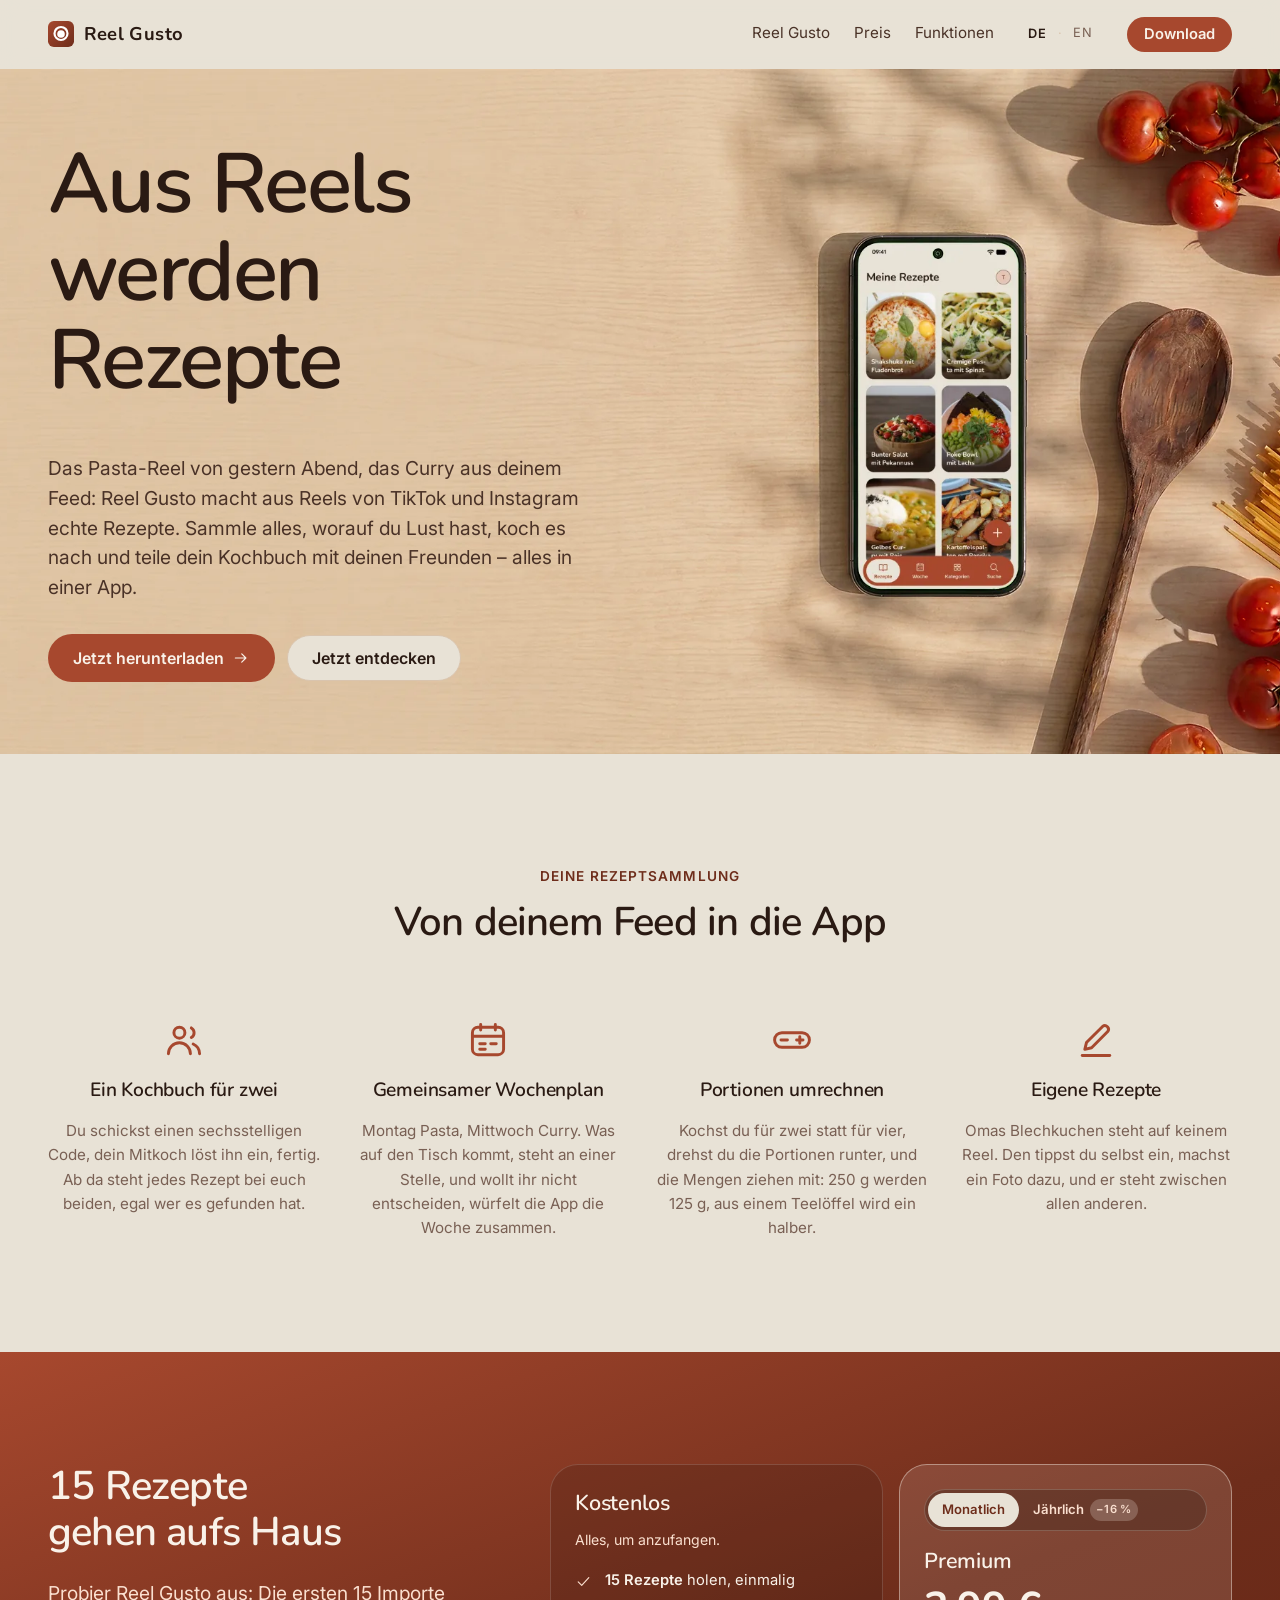
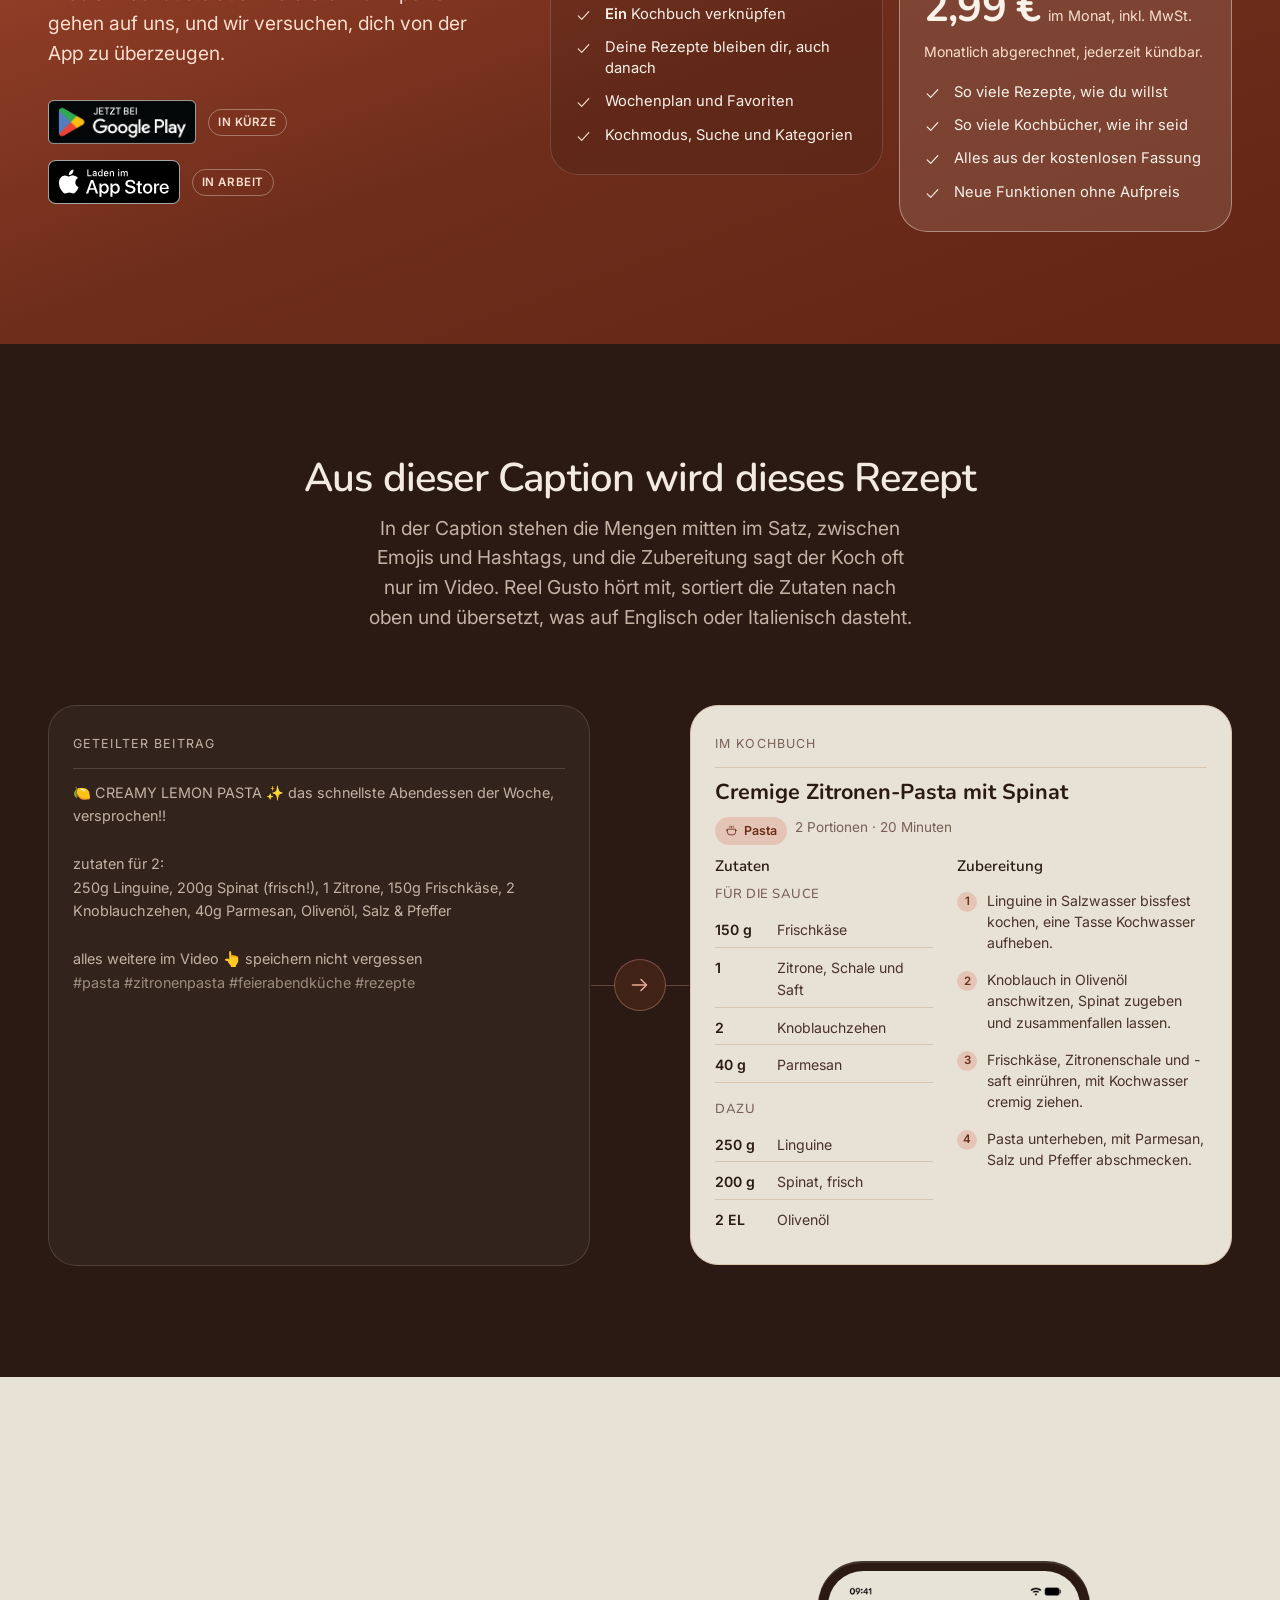
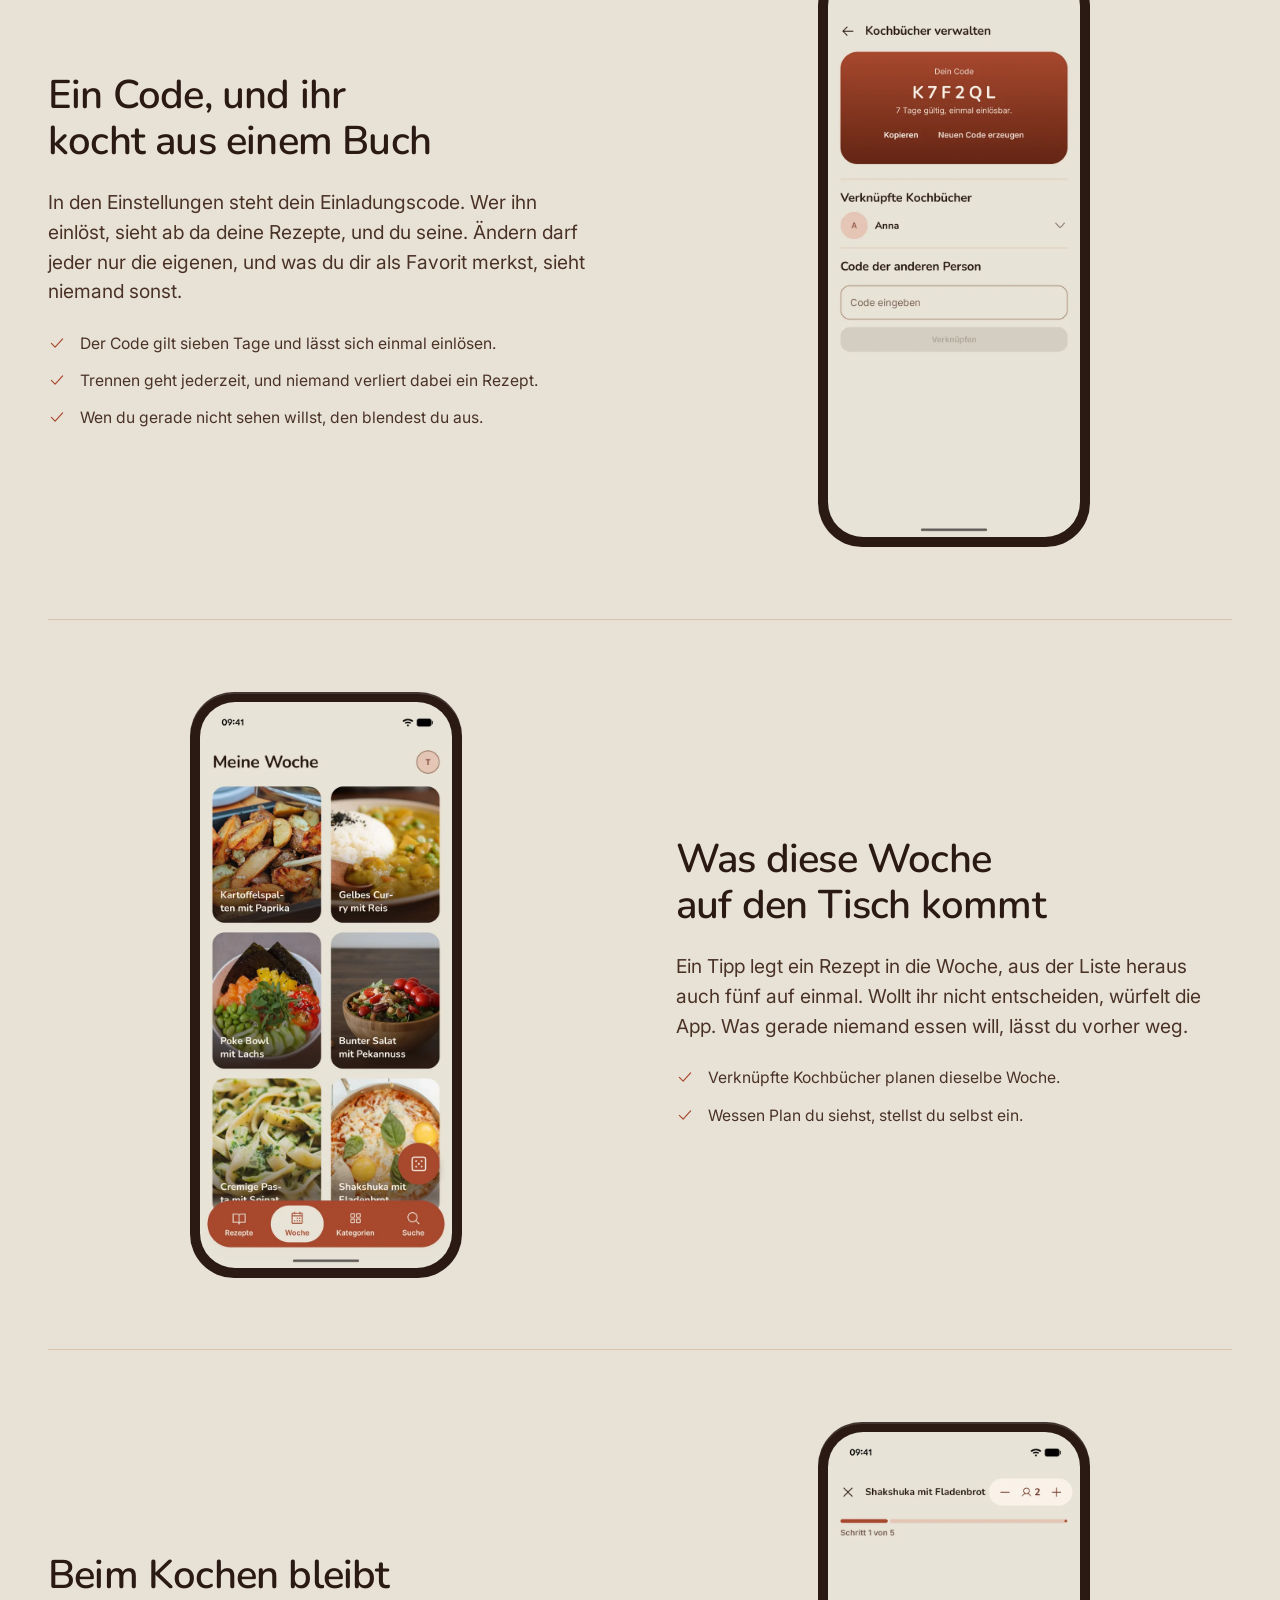
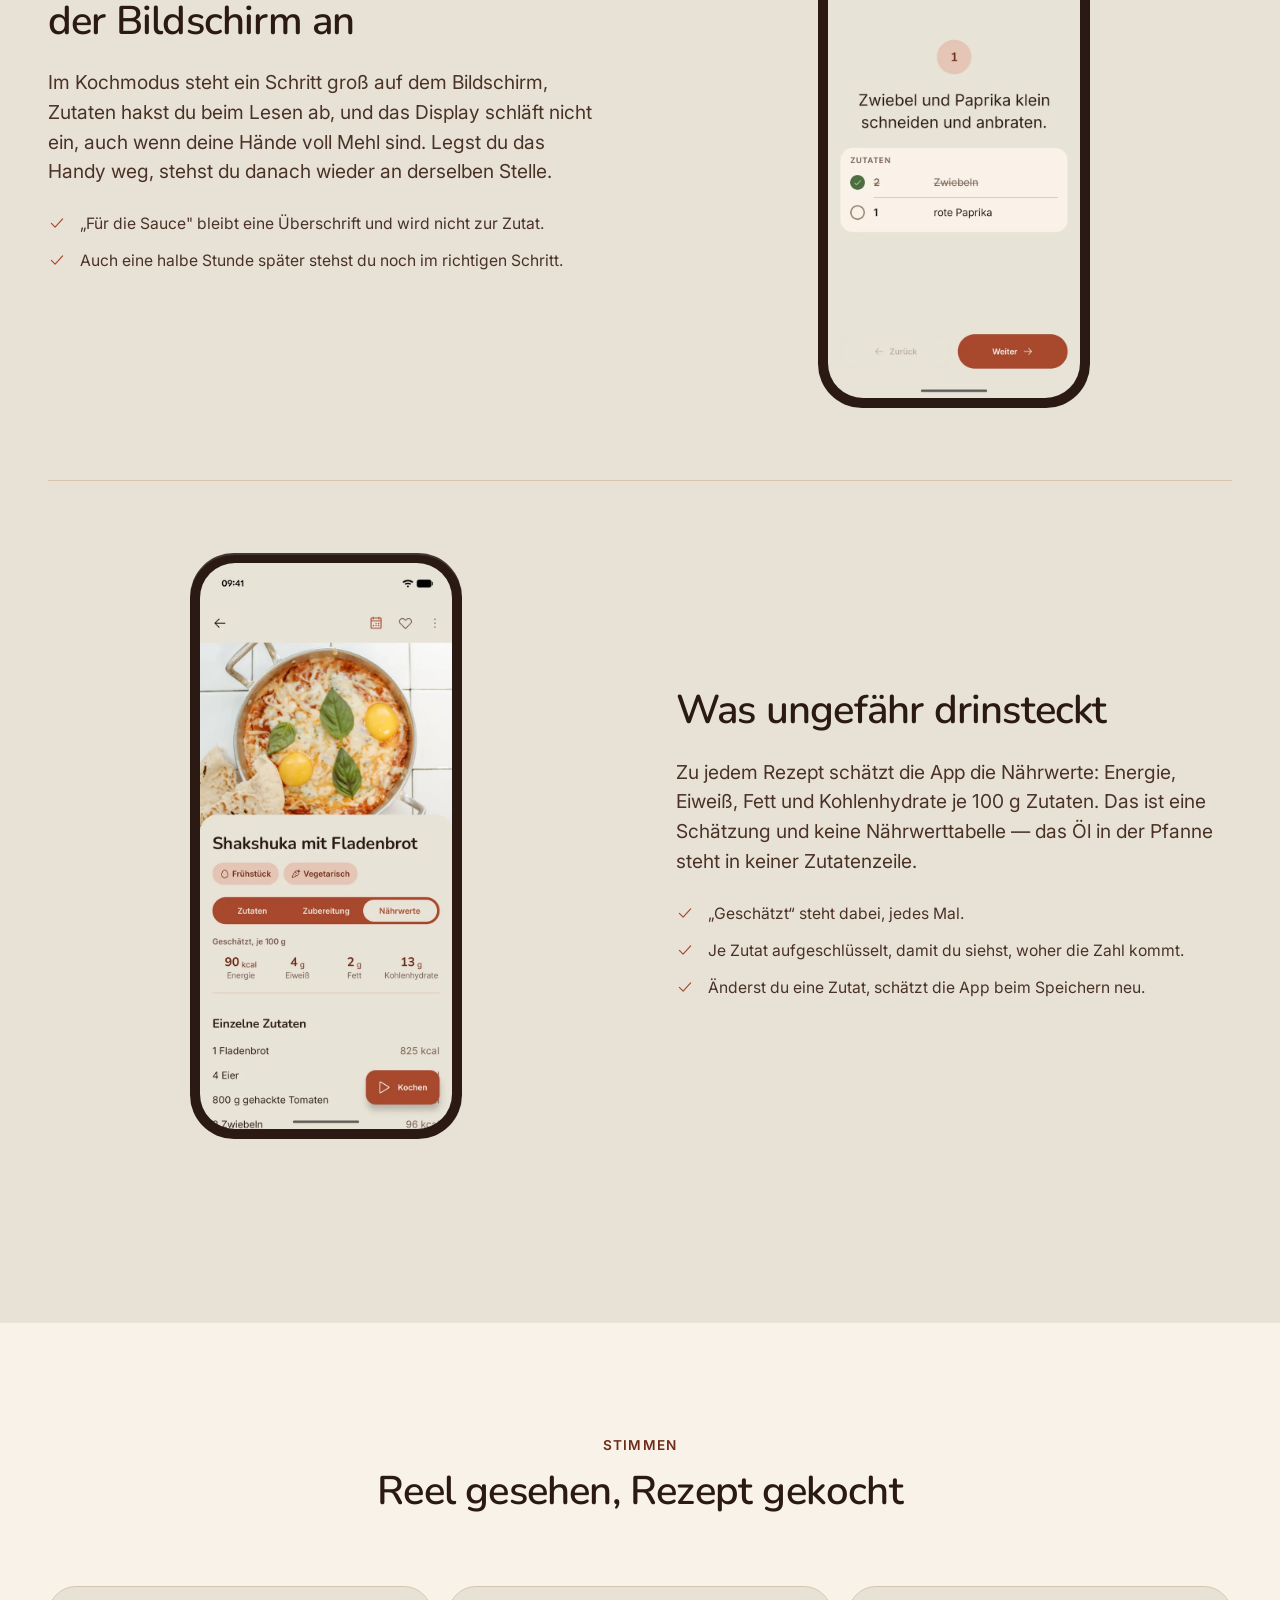
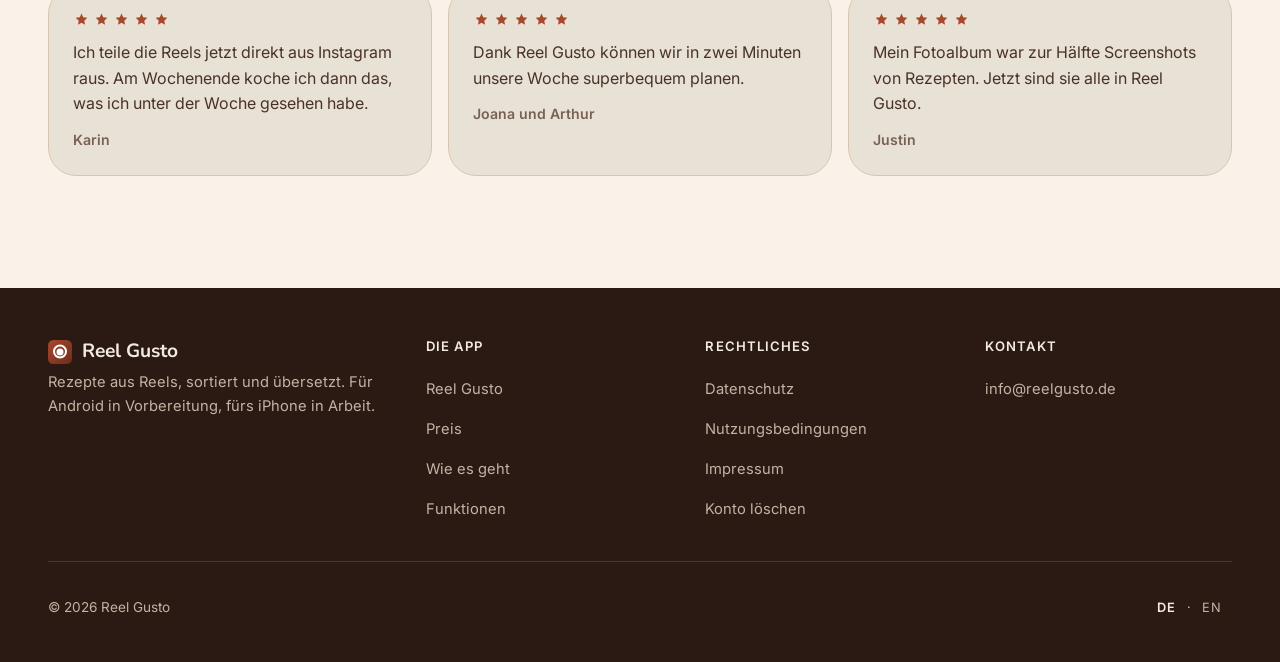
<file: index.html>
<!doctype html>
<html lang="de">
<head>
<meta charset="utf-8">
<meta name="viewport" content="width=device-width, initial-scale=1">
<!-- noindex, solange die Angaben Platzhalter sind (siehe web/README.md).
     Raus, sobald Anschrift und Kontakt stehen. -->
<meta name="robots" content="noindex">
<title>Reel Gusto — aus einem Reel wird ein Rezept</title>
<link rel="icon" href="bilder/logo.svg" type="image/svg+xml">
<link rel="apple-touch-icon" href="bilder/logo-180.png">
<meta name="description" content="Teile ein Reel von TikTok oder Instagram, und du bekommst ein fertiges Rezept zurück: Zutaten, Schritte, Bild. Zu zweit nutzbar, mit gemeinsamem Wochenplan. Die ersten 15 Rezepte kosten nichts, danach 2,99 € im Monat.">
<meta name="theme-color" content="#E8E2D6">
<link rel="stylesheet" href="stil.css">
<link rel="stylesheet" href="start.css">
<!-- Weiches Scrollen mit dem Mausrad. Zugabe: Ohne die Datei scrollt die
     Seite wie jede andere - siehe den Kopf von scrollen.js. -->
<script src="scrollen.js" defer></script>
<!--
  Die Startseite des Auftritts. Sie hat zwei Aufgaben, und die zweite ist die
  wichtigere: Sie erklaert, was die App tut - und sie fuehrt zum Holen. Die
  Rechtstexte sind seit dem Umbau NUR noch im Fuss verlinkt: Ein eigener
  Abschnitt "Datenschutz und Rechtliches" mitten auf der Seite nahm den Platz
  ein, an dem der Besucher die App holen sollte, und niemand sucht eine
  Datenschutzerklaerung in der Seitenmitte. Play verlangt eine oeffentlich
  erreichbare URL, keine prominente.

  Statisch, ohne Build-Schritt, fuer GitHub Pages. Alle Pfade sind RELATIV: Die
  Seite liegt unter /kochbuch-web/, absolute Pfade wie /stil.css zeigten dort
  ins Leere.

  Zwei Stylesheets: stil.css traegt Tokens, Schrift und die Rechtsseiten,
  start.css nur diese Seite - siehe den Kopf von start.css.
-->
</head>
<body class="start">

<a class="sprung" href="#inhalt">Zum Inhalt springen</a>

<!--
  THESIS: Diese Seite zeigt die Verwandlung selbst - geteilte Caption links,
  fertiges Rezept rechts - statt die Kachelwand aus Symbol, Titel und Satz, die
  jede App-Startseite dieser Kategorie ausliefert. Und sie fuehrt von jeder
  Scrollhoehe aus an eine Stelle: den Holen-Block.
  OWN-WORLD: Die Palette der App (Sand-Grund, Ink-Tiefe, Clay-Akzent, Sage als
  zweite Stimme), Domine ausschliesslich in Ueberschriften, System-Sans im
  Text, 28px-Radien, KEINE Schatten (getrennt wird ueber Rand und Flaechenton),
  gezeichnete SVG-Symbole in einer Strichstaerke. Zwei gesaettigte Vollflaechen brechen den hellen Grund: die
  dunkle Beweis-Bahn und die Holen-Bahn im Clay-Verlauf.
  STORY: Der Besucher versteht in einem Blick, dass ein geteilter Link ein
  sauberes Rezept wird; er sieht danach die vier Gruende, warum er die App will;
  er glaubt sie, weil drei davon mit Bildschirmfotos belegt sind; er holt sie
  sich - und weiss dabei, was sie kostet.
  FIRST VIEWPORT: Links die Zeile "Aus Reels werden Rezepte" auf voller
  Displaygroesse, Vorspann, der Holen-Knopf, die Preiszeile und die ehrliche
  Standzeile; rechts das Telefon mit der echten Rezeptliste, leicht gekippt und
  angeschnitten. Zusaetzlich im Kopf, ab dem ersten Pixel und auf jeder
  Scrollhoehe: derselbe Holen-Knopf.
  FORM: Der aufgeschlagene Kochbuch-Doppelseite - links Text, rechts Objekt -
  Platz 2 der abgeleiteten Strukturen. Kein Seed-Key: auf diesem Rechner ist
  kein Node installiert, concept-seed.mjs konnte nicht laufen.
  FINISH: unreviewed und undocumented ist unfertig; dieser Build endet mit der
  Durchsicht, dem Urteil und DESIGN.md.
-->

<!-- Die Symbole. Eine Strichstaerke (1.6), ein Stil, keine Emoji als Icon. -->
<svg width="0" height="0" style="position:absolute" aria-hidden="true" focusable="false">
  <defs>
    <g id="i-kalender" fill="none" stroke="currentColor" stroke-width="1.6" stroke-linecap="round" stroke-linejoin="round">
      <rect x="3.5" y="5" width="17" height="15" rx="3"/>
      <path d="M3.5 10h17M8 3.5v3M16 3.5v3"/>
      <path d="M7.5 14h3M13.5 14h3M7.5 17h3"/>
    </g>
    <g id="i-pfeil-rechts" fill="none" stroke="currentColor" stroke-width="1.6" stroke-linecap="round" stroke-linejoin="round">
      <path d="M4.5 12h14M13 6.5l5.5 5.5L13 17.5"/>
    </g>
    <g id="i-haken" fill="none" stroke="currentColor" stroke-width="1.6" stroke-linecap="round" stroke-linejoin="round">
      <path d="m4.5 12.5 5 5 10-11"/>
    </g>
    <g id="i-topf" fill="none" stroke="currentColor" stroke-width="1.6" stroke-linecap="round" stroke-linejoin="round">
      <path d="M4.5 9.5h15v5.8A4.7 4.7 0 0 1 14.8 20H9.2a4.7 4.7 0 0 1-4.7-4.7z"/>
      <path d="M4.5 12H3M19.5 12H21M9 6.5s-.8-1.2 0-2.5M12 6.5s-.8-1.2 0-2.5M15 6.5s-.8-1.2 0-2.5"/>
    </g>
    <g id="i-personen" fill="none" stroke="currentColor" stroke-width="1.6" stroke-linecap="round" stroke-linejoin="round">
      <circle cx="9.5" cy="8" r="3"/>
      <path d="M3.5 19.5a6 6 0 0 1 12 0"/>
      <path d="M16 5.4a3 3 0 0 1 0 5.2M17 14.2a6 6 0 0 1 3.5 5.3"/>
    </g>
    <!-- Portionen: der Stepper aus dem Rezeptdetail, minus links, plus rechts. -->
    <g id="i-portionen" fill="none" stroke="currentColor" stroke-width="1.6" stroke-linecap="round" stroke-linejoin="round">
      <rect x="2.5" y="8" width="19" height="8" rx="4"/>
      <path d="M6 12h3.5M14.5 12h3.5M16.25 10.25v3.5"/>
    </g>
    <!-- Der gefuellte Stern der Bewertungen. Der offene (i-stern) bleibt fuer die Liste. -->
    <g id="i-stern-voll" fill="currentColor" stroke="none">
      <path d="M12 3.6 14.4 8.9l5.8.7-4.3 4 1.1 5.7L12 16.5l-5 2.8 1.1-5.7-4.3-4 5.8-.7z"/>
    </g>
    <!-- Von Hand eintragen: Stift auf Zeile. -->
    <g id="i-stift" fill="none" stroke="currentColor" stroke-width="1.6" stroke-linecap="round" stroke-linejoin="round">
      <path d="M15.6 4.6a2 2 0 0 1 2.8 2.8L9.6 16.2l-3.7.9.9-3.7z"/>
      <path d="M4.5 20.5h15"/>
    </g>
  </defs>
</svg>

<header class="kopf" id="seitenkopf">
  <div class="bahn kopf-reihe">
    <a class="marke" href="./">
      <img class="marke-logo" src="bilder/logo.svg" width="26" height="26" alt="">
      Reel Gusto
    </a>
    <nav class="kopf-nav" aria-label="Seitenbereiche">
      <a class="nur-breit" href="#staerken">Reel Gusto</a>
      <a class="nur-breit" href="#holen">Preis</a>
      <a class="nur-breit" href="#funktionen">Funktionen</a>
      <span class="sprachen">
        <span aria-current="true">DE</span>
        <span class="teiler" aria-hidden="true">·</span>
        <a href="en/" hreflang="en">EN</a>
      </span>
      <!--
        Der Knopf steht NUR auf der Startseite, obwohl der Kopf sonst auf jeder
        Seite derselbe ist (stil.css): Eine Datenschutzerklaerung verkauft
        nichts, und ein Holen-Knopf ueber einem Rechtstext sieht aus wie eine
        Werbeeinblendung im Kleingedruckten.
      -->
      <a class="knopf knopf-voll knopf-kopf" href="#holen">Download</a>
    </nav>
  </div>
</header>

<main id="inhalt" tabindex="-1">

  <!-- ------------------------------------------------------------------ -->
  <section class="held-start">
    <!--
      Das Foto ist der Grund des ersten Bildes, nicht ein Bild daneben: Der
      frueher hier stehende gekippte Telefonrahmen ist darin aufgegangen - das
      Geraet auf der Arbeitsplatte IST das Telefon. Es liegt bewusst rechts und
      der Text links; die Aufnahme ist so angelegt.

      `object-fit: cover` fuellt die Bahn immer vollstaendig und schneidet den
      Ueberschuss symmetrisch ab. Weisse Balken kann es damit nicht geben - auch
      nicht auf 21:9, auch nicht auf 32:9. Was sich aendert, ist nur, wie viel
      man sieht: auf einem Telefon hochkant die mittleren rund 40 Prozent.
    -->
    <img class="held-foto" src="bilder/header.webp"
         width="2560" height="1174" fetchpriority="high" decoding="async"
         alt="Ein Smartphone liegt auf einer hellen Holzarbeitsplatte und zeigt die Rezeptliste der App; daneben Kirschtomaten, ein Holzloeffel und rohe Spaghetti.">
    <!--
      KEIN Schleier hinter dem Text, und das ist gemessen: Auf dieser Platte
      kommt Ink900 in der linken Bildhaelfte im Mittel auf 9,9:1 und im
      dunkelsten Punkt noch auf 7,3:1 - kein einziger Messpunkt faellt unter
      4,5:1. Wer das Foto gegen ein dunkleres tauscht, misst neu und legt
      gegebenenfalls einen Sand50-Verlauf darunter; eine erste, dunklere Fassung
      dieses Bildes kam im Schatten auf 2,5:1 und haette einen gebraucht.
    -->
    <div class="bahn held-raster">
      <div class="held-text">
        <!-- Die Umbrueche stehen fest, damit die deutsche und die englische Zeile
             gleich hoch sind: Ohne sie brach Domine die englische Fassung bei
             gleicher Zeichenzahl je Zeile zweizeilig, die deutsche dreizeilig. -->
        <h1>Aus Reels<br>werden<br>Rezepte</h1>
        <p class="gross">
          Das Pasta-Reel von gestern Abend, das Curry aus deinem Feed: Reel Gusto
          macht aus Reels von TikTok und Instagram echte Rezepte. Sammle alles,
          worauf du Lust hast, koch es nach und teile dein Kochbuch mit deinen
          Freunden – alles in einer App.
        </p>
        <div class="knopf-reihe">
          <a class="knopf knopf-voll" href="#holen">
            Jetzt herunterladen
            <svg width="18" height="18" viewBox="0 0 24 24" aria-hidden="true"><use href="#i-pfeil-rechts"/></svg>
          </a>
          <a class="knopf knopf-sand" href="#verwandlung">Jetzt entdecken</a>
        </div>
      </div>
    </div>
  </section>

  <!-- ------------------------------------------------------------------ -->
  <!--
    Die vier Gruende, und zwar in voller Groesse. Sie standen vorher als
    Vierzeiler unter den Funktionen - eine Zeile Text neben einem 20px-Symbol,
    ganz unten in einer hellen Bahn - und wurden dort ueberblaettert. Zwei der
    frueheren vier sind ueberdies KEINE Gruende, sondern
    Selbstverstaendlichkeiten (Kategorien, Favoriten) bzw. eine Fussnote (sechs
    Sprachen); sie stehen jetzt als kleine Zeile hinter den Funktionen. An ihrer
    Stelle stehen die beiden, die die App wirklich von einem Ordner voller
    Screenshots unterscheiden: der geteilte Wochenplan und das verknuepfte
    Kochbuch.
  -->
  <section class="band" id="staerken">
    <div class="bahn" data-auftritt-gruppe>

      <div class="staerken-kopf" data-auftritt>
        <p class="augenbraue">Deine Rezeptsammlung</p>
        <h2>Von deinem Feed in die App</h2>
      </div>

      <div class="staerken-raster">

        <article class="staerke" data-auftritt>
          <svg class="staerke-zeichen" width="44" height="44" viewBox="0 0 24 24" aria-hidden="true"><use href="#i-personen"/></svg>
          <h3>Ein Kochbuch für zwei</h3>
          <p>
            Du schickst einen sechsstelligen Code, dein Mitkoch löst ihn ein, fertig.
            Ab da steht jedes Rezept bei euch beiden, egal wer es gefunden hat.
          </p>
        </article>

        <article class="staerke" data-auftritt>
          <svg class="staerke-zeichen" width="44" height="44" viewBox="0 0 24 24" aria-hidden="true"><use href="#i-kalender"/></svg>
          <h3>Gemeinsamer Wochenplan</h3>
          <p>
            Montag Pasta, Mittwoch Curry. Was auf den Tisch kommt, steht an einer
            Stelle, und wollt ihr nicht entscheiden, würfelt die App die Woche zusammen.
          </p>
        </article>

        <article class="staerke" data-auftritt>
          <svg class="staerke-zeichen" width="44" height="44" viewBox="0 0 24 24" aria-hidden="true"><use href="#i-portionen"/></svg>
          <h3>Portionen umrechnen</h3>
          <p>
            Kochst du für zwei statt für vier, drehst du die Portionen runter, und
            die Mengen ziehen mit: 250 g werden 125 g, aus einem Teelöffel wird ein
            halber.
          </p>
        </article>

        <article class="staerke" data-auftritt>
          <svg class="staerke-zeichen" width="44" height="44" viewBox="0 0 24 24" aria-hidden="true"><use href="#i-stift"/></svg>
          <h3>Eigene Rezepte</h3>
          <p>
            Omas Blechkuchen steht auf keinem Reel. Den tippst du selbst ein, machst
            ein Foto dazu, und er steht zwischen allen anderen.
          </p>
        </article>

      </div>
    </div>
  </section>

  <!-- ------------------------------------------------------------------ -->
  <!--
    Der Holen-Block. Er traegt den Preis mit, statt ihn in eine eigene Bahn zu
    stellen: Wer sich entscheidet, entscheidet ueber beides zugleich - was es
    kann und was es kostet. Eine getrennte Preisbahn ohne Knopf war eine Bahn,
    an deren Ende der Besucher nichts tun konnte.
  -->
  <section class="band band-clay" id="holen">
    <div class="bahn holen-raster" data-auftritt-gruppe>

      <div class="holen-haupt" data-auftritt>
        <h2>15 Rezepte gehen aufs Haus</h2>
        <p class="gross" style="margin-top:var(--sp-xl)">
          Probier Reel Gusto aus: Die ersten 15 Importe gehen auf uns, und wir
          versuchen, dich von der App zu überzeugen.
        </p>

        <!--
          Die offiziellen Abzeichen von Google und Apple, unveraendert aus deren
          Markenportalen (Herkunft und Regeln: web/README.md). Sie sind
          weiterhin KEINE Links: Die Store-Eintraege gibt es noch nicht, und
          beide Richtlinien verlangen, dass das Abzeichen auf den Eintrag
          zeigt. Deshalb steht neben jedem, woran es gerade ist - ohne diesen
          Zusatz behauptet ein Abzeichen Verfuegbarkeit.

          Die Masse am <img> sind die der Datei; die Anzeigehoehe steht in
          start.css. Die beiden Play-Dateien sind auf ihre sichtbare Flaeche
          zugeschnitten, damit sie neben dem Apple-Abzeichen gleich gross
          stehen - der von Google verlangte Freiraum kommt aus dem Layout.
        -->
        <div class="store-liste">
          <div class="store-badge">
            <img src="bilder/badge-google-play-de.png"
                 width="646" height="192" loading="lazy" decoding="async"
                 alt="Jetzt bei Google Play">
            <span class="store-status">in Kürze</span>
          </div>
          <div class="store-badge">
            <img src="bilder/badge-app-store-de.svg"
                 width="120" height="40" loading="lazy" decoding="async"
                 alt="Laden im App Store">
            <span class="store-status">in Arbeit</span>
          </div>
        </div>
      </div>

      <!--
        Die beiden Tarife nebeneinander. Der Umschalter monatlich/jaehrlich ist
        ein Paar Radio-Knoepfe plus :has() und KEIN JavaScript: Die Seite kommt
        sonst ohne aus, und ein Preis, den erst ein Skript einsetzt, ist bei
        abgeschaltetem JavaScript ein leeres Feld. Wo :has() fehlt, bleibt der
        MONATSPREIS stehen - also der hoehere. Eine Anzeige, die zu niedrig
        faellt, waere die falsche Richtung (PAngV).
      -->
      <div class="plan-paar">

        <article class="plan" data-auftritt style="--i:1">
          <h3>Kostenlos</h3>
          <p class="plan-satz">Alles, um anzufangen.</p>
          <ul class="plan-liste">
            <li><svg width="17" height="17" viewBox="0 0 24 24" aria-hidden="true"><use href="#i-haken"/></svg><span><b>15 Rezepte</b> holen, einmalig</span></li>
            <li><svg width="17" height="17" viewBox="0 0 24 24" aria-hidden="true"><use href="#i-haken"/></svg><span><b>Ein</b> Kochbuch verknüpfen</span></li>
            <li><svg width="17" height="17" viewBox="0 0 24 24" aria-hidden="true"><use href="#i-haken"/></svg><span>Deine Rezepte bleiben dir, auch danach</span></li>
            <li><svg width="17" height="17" viewBox="0 0 24 24" aria-hidden="true"><use href="#i-haken"/></svg><span>Wochenplan und Favoriten</span></li>
            <li><svg width="17" height="17" viewBox="0 0 24 24" aria-hidden="true"><use href="#i-haken"/></svg><span>Kochmodus, Suche und Kategorien</span></li>
          </ul>
        </article>

        <article class="plan plan-voll" data-auftritt style="--i:1">
          <div class="takt-schalter">
            <input class="takt-eingabe" type="radio" name="takt" id="takt-monat" checked>
            <label for="takt-monat">Monatlich</label>
            <input class="takt-eingabe" type="radio" name="takt" id="takt-jahr">
            <label for="takt-jahr">Jährlich<span class="takt-sparen">−16 %</span></label>
          </div>

          <h3>Premium</h3>

          <p class="plan-preis">
            <b class="nur-monat">2,99 €</b><b class="nur-jahr">29,99 €</b>
            <span class="nur-monat">im Monat, inkl. MwSt.</span><span class="nur-jahr">im Jahr, inkl. MwSt.</span>
          </p>
          <p class="plan-satz nur-monat">Monatlich abgerechnet, jederzeit kündbar.</p>
          <p class="plan-satz nur-jahr">Das sind 2,50 € im Monat. Jederzeit kündbar.</p>

          <ul class="plan-liste">
            <li><svg width="17" height="17" viewBox="0 0 24 24" aria-hidden="true"><use href="#i-haken"/></svg><span>So viele Rezepte, wie du willst</span></li>
            <li><svg width="17" height="17" viewBox="0 0 24 24" aria-hidden="true"><use href="#i-haken"/></svg><span>So viele Kochbücher, wie ihr seid</span></li>
            <li><svg width="17" height="17" viewBox="0 0 24 24" aria-hidden="true"><use href="#i-haken"/></svg><span>Alles aus der kostenlosen Fassung</span></li>
            <li><svg width="17" height="17" viewBox="0 0 24 24" aria-hidden="true"><use href="#i-haken"/></svg><span>Neue Funktionen ohne Aufpreis</span></li>
          </ul>
        </article>

      </div>

    </div>
  </section>

  <!-- ------------------------------------------------------------------ -->
  <section class="band band-dunkel" id="verwandlung">
    <div class="bahn">

      <div class="verwandlung-kopf" data-auftritt>
        <h2>Aus dieser Caption wird dieses Rezept</h2>
        <p class="gross">
          In der Caption stehen die Mengen mitten im Satz, zwischen Emojis und
          Hashtags, und die Zubereitung sagt der Koch oft nur im Video. Reel Gusto hört
          mit, sortiert die Zutaten nach oben und übersetzt, was auf Englisch oder
          Italienisch dasteht.
        </p>
      </div>

      <div class="verwandlung" id="verwandlung-block">
        <div class="blatt blatt-roh">
          <div class="blatt-kopf">
            <span class="blatt-marke">Geteilter Beitrag</span>
          </div>
          <p class="roh-text">🍋 CREAMY LEMON PASTA ✨ das schnellste Abendessen der Woche, versprochen!!

zutaten für 2:
250g Linguine, 200g Spinat (frisch!), 1 Zitrone, 150g Frischkäse, 2 Knoblauchzehen, 40g Parmesan, Olivenöl, Salz &amp; Pfeffer

alles weitere im Video 👆 speichern nicht vergessen
<span class="hash">#pasta #zitronenpasta #feierabendküche #rezepte</span></p>
        </div>

        <!--
          Ein Pfeil, EINE Richtung. Hier stand ein Doppelpfeil, und der
          behauptete, die Verwandlung liefe auch rueckwaerts - aus dem Rezept
          wieder eine Caption. Sie laeuft von links nach rechts, und nur so.
        -->
        <div class="pfeil" aria-hidden="true">
          <svg viewBox="0 0 24 24"><use href="#i-pfeil-rechts"/></svg>
        </div>

        <div class="blatt blatt-rezept">
          <div class="blatt-kopf">
            <span class="blatt-marke stufe" style="--i:0">Im Kochbuch</span>
          </div>
          <div class="rezept-titel stufe" style="--i:1">Cremige Zitronen-Pasta mit Spinat</div>
          <div class="rezept-meta stufe" style="--i:2">
            <span class="marke-chip">
              <svg width="13" height="13" viewBox="0 0 24 24" aria-hidden="true"><use href="#i-topf"/></svg>
              Pasta
            </span>
            <span>2 Portionen · 20 Minuten</span>
          </div>

          <div class="rezept-spalten">
            <div class="stufe" style="--i:3">
              <h3>Zutaten</h3>
              <ul class="zutaten">
                <li class="gruppe">Für die Sauce</li>
                <li><span class="menge">150 g</span> Frischkäse</li>
                <li><span class="menge">1</span> Zitrone, Schale und Saft</li>
                <li><span class="menge">2</span> Knoblauchzehen</li>
                <li><span class="menge">40 g</span> Parmesan</li>
                <li class="gruppe">Dazu</li>
                <li><span class="menge">250 g</span> Linguine</li>
                <li><span class="menge">200 g</span> Spinat, frisch</li>
                <li><span class="menge">2 EL</span> Olivenöl</li>
              </ul>
            </div>
            <div class="stufe" style="--i:4">
              <h3>Zubereitung</h3>
              <ol class="schritte">
                <li><span class="nr">1</span><span>Linguine in Salzwasser bissfest kochen, eine Tasse Kochwasser aufheben.</span></li>
                <li><span class="nr">2</span><span>Knoblauch in Olivenöl anschwitzen, Spinat zugeben und zusammenfallen lassen.</span></li>
                <li><span class="nr">3</span><span>Frischkäse, Zitronenschale und -saft einrühren, mit Kochwasser cremig ziehen.</span></li>
                <li><span class="nr">4</span><span>Pasta unterheben, mit Parmesan, Salz und Pfeffer abschmecken.</span></li>
              </ol>
            </div>
          </div>
        </div>
      </div>

    </div>
  </section>

  <!-- ------------------------------------------------------------------ -->
  <section class="band" id="funktionen">
    <div class="bahn">

      <!--
        Die Reihenfolge folgt den Gruenden darueber: zuerst der Beleg fuer den
        wichtigsten (verknuepfte Kochbuecher), dann der Wochenplan, dann der
        Kochmodus. Vorher stand das Verknuepfen an dritter und letzter Stelle -
        also ausgerechnet der Punkt, den sonst niemand hat.
      -->
      <div class="zug" data-auftritt-gruppe>
        <div class="zug-text" data-auftritt>
          <h2>Ein Code, und ihr kocht aus einem Buch</h2>
          <p class="gross">
            In den Einstellungen steht dein Einladungscode. Wer ihn einlöst, sieht ab da
            deine Rezepte, und du seine. Ändern darf jeder nur die eigenen, und was du
            dir als Favorit merkst, sieht niemand sonst.
          </p>
          <ul class="zug-punkte">
            <li><svg width="18" height="18" viewBox="0 0 24 24" aria-hidden="true"><use href="#i-haken"/></svg>
              <span>Der Code gilt sieben Tage und lässt sich einmal einlösen.</span></li>
            <li><svg width="18" height="18" viewBox="0 0 24 24" aria-hidden="true"><use href="#i-haken"/></svg>
              <span>Trennen geht jederzeit, und niemand verliert dabei ein Rezept.</span></li>
            <li><svg width="18" height="18" viewBox="0 0 24 24" aria-hidden="true"><use href="#i-haken"/></svg>
              <span>Wen du gerade nicht sehen willst, den blendest du aus.</span></li>
          </ul>
        </div>
        <div class="zug-bild" data-auftritt style="--i:1">
          <div class="telefon">
            <img class="schirm-bild" src="bilder/app-kochbuecher.webp"
                 width="640" height="1436" loading="lazy" decoding="async"
                 alt="Die Kochbuch-Verwaltung der App: der eigene Einladungscode und ein verknuepftes Kochbuch.">
          </div>
        </div>
      </div>

      <div class="zug zug-gedreht" data-auftritt-gruppe>
        <div class="zug-text" data-auftritt>
          <h2>Was diese Woche auf den Tisch kommt</h2>
          <p class="gross">
            Ein Tipp legt ein Rezept in die Woche, aus der Liste heraus auch fünf auf
            einmal. Wollt ihr nicht entscheiden, würfelt die App. Was gerade niemand
            essen will, lässt du vorher weg.
          </p>
          <ul class="zug-punkte">
            <li><svg width="18" height="18" viewBox="0 0 24 24" aria-hidden="true"><use href="#i-haken"/></svg>
              <span>Verknüpfte Kochbücher planen dieselbe Woche.</span></li>
            <li><svg width="18" height="18" viewBox="0 0 24 24" aria-hidden="true"><use href="#i-haken"/></svg>
              <span>Wessen Plan du siehst, stellst du selbst ein.</span></li>
          </ul>
        </div>
        <div class="zug-bild" data-auftritt style="--i:1">
          <div class="telefon">
            <img class="schirm-bild" src="bilder/app-woche.webp"
                 width="640" height="1436" loading="lazy" decoding="async"
                 alt="Der Wochenplan der App mit sechs eingeplanten Rezepten und dem Wuerfel-Knopf unten rechts.">
          </div>
        </div>
      </div>

      <div class="zug" data-auftritt-gruppe>
        <div class="zug-text" data-auftritt>
          <h2>Beim Kochen bleibt der Bildschirm an</h2>
          <p class="gross">
            Im Kochmodus steht ein Schritt groß auf dem Bildschirm, Zutaten hakst du
            beim Lesen ab, und das Display schläft nicht ein, auch wenn deine Hände voll
            Mehl sind. Legst du das Handy weg, stehst du danach wieder an derselben Stelle.
          </p>
          <ul class="zug-punkte">
            <li><svg width="18" height="18" viewBox="0 0 24 24" aria-hidden="true"><use href="#i-haken"/></svg>
              <span>„Für die Sauce" bleibt eine Überschrift und wird nicht zur Zutat.</span></li>
            <li><svg width="18" height="18" viewBox="0 0 24 24" aria-hidden="true"><use href="#i-haken"/></svg>
              <span>Auch eine halbe Stunde später stehst du noch im richtigen Schritt.</span></li>
          </ul>
        </div>
        <div class="zug-bild" data-auftritt style="--i:1">
          <div class="telefon">
            <img class="schirm-bild" src="bilder/app-kochmodus.webp"
                 width="640" height="1436" loading="lazy" decoding="async"
                 alt="Der Kochmodus der App: Schritt 1 von 5 gross dargestellt, darunter die Zutaten dieses Schritts, eine davon abgehakt.">
          </div>
        </div>
      </div>

      <!--
        Naehrwerte stehen bewusst ZULETZT und bewusst zurueckhaltend: Es ist eine
        Schaetzung, und eine Kalorienzahl sieht geschaetzt genauso aus wie
        gemessen. Der Block sagt darum in Ueberschrift, Fliesstext UND erstem
        Punkt, dass geschaetzt wird - wer ihn kuerzt, nimmt genau die Stelle
        heraus, die ihn richtig macht. Keine Abbildung einer Naehrwerttabelle,
        kein Wort, das nach Pflichtkennzeichnung klingt (LMIV).
      -->
      <div class="zug zug-gedreht" data-auftritt-gruppe>
        <div class="zug-text" data-auftritt>
          <h2>Was ungef&auml;hr drinsteckt</h2>
          <p class="gross">
            Zu jedem Rezept sch&auml;tzt die App die N&auml;hrwerte: Energie, Eiwei&szlig;, Fett und
            Kohlenhydrate je 100&nbsp;g Zutaten. Das ist eine Sch&auml;tzung und keine
            N&auml;hrwerttabelle &mdash; das &Ouml;l in der Pfanne steht in keiner Zutatenzeile.
          </p>
          <ul class="zug-punkte">
            <li><svg width="18" height="18" viewBox="0 0 24 24" aria-hidden="true"><use href="#i-haken"/></svg>
              <span>&bdquo;Gesch&auml;tzt&ldquo; steht dabei, jedes Mal.</span></li>
            <li><svg width="18" height="18" viewBox="0 0 24 24" aria-hidden="true"><use href="#i-haken"/></svg>
              <span>Je Zutat aufgeschl&uuml;sselt, damit du siehst, woher die Zahl kommt.</span></li>
            <li><svg width="18" height="18" viewBox="0 0 24 24" aria-hidden="true"><use href="#i-haken"/></svg>
              <span>&Auml;nderst du eine Zutat, sch&auml;tzt die App beim Speichern neu.</span></li>
          </ul>
        </div>
        <div class="zug-bild" data-auftritt style="--i:1">
          <div class="telefon">
            <img class="schirm-bild" src="bilder/app-naehrwerte.webp"
                 width="640" height="1436" loading="lazy" decoding="async"
                 alt="Der Naehrwerte-Reiter eines Rezepts: gesch&auml;tzte Werte je 100 g und darunter die Einzelposten je Zutat.">
          </div>
        </div>
      </div>


    </div>
  </section>

  <!-- ------------------------------------------------------------------ -->
  <section class="band band-sand" id="stimmen">
    <div class="bahn" data-auftritt-gruppe>

      <div class="staerken-kopf" data-auftritt>
        <p class="augenbraue">Stimmen</p>
        <h2>Reel gesehen, Rezept gekocht</h2>
      </div>

      <!--
        Die Namen sind seit dem 11.09.2026 echte Tester aus dem Umfeld (Karin,
        Joana und Arthur, Justin); die Saetze sind ihnen zugeschrieben, aber
        noch nicht woertlich von ihnen bestaetigt. Vor dem Store-Start jede
        Stimme einmal freigeben lassen: Eine Bewertung, die so nie gefallen
        ist, bleibt irrefuehrende Werbung (Paragraf 5b Absatz 3 UWG).
      -->
      <div class="stimmen-raster">
        <figure class="stimme" data-auftritt>
          <div class="sterne" role="img" aria-label="5 von 5 Sternen"><svg width="17" height="17" viewBox="0 0 24 24" aria-hidden="true"><use href="#i-stern-voll"/></svg><svg width="17" height="17" viewBox="0 0 24 24" aria-hidden="true"><use href="#i-stern-voll"/></svg><svg width="17" height="17" viewBox="0 0 24 24" aria-hidden="true"><use href="#i-stern-voll"/></svg><svg width="17" height="17" viewBox="0 0 24 24" aria-hidden="true"><use href="#i-stern-voll"/></svg><svg width="17" height="17" viewBox="0 0 24 24" aria-hidden="true"><use href="#i-stern-voll"/></svg></div>
          <blockquote>Ich teile die Reels jetzt direkt aus Instagram raus. Am Wochenende koche ich dann das, was ich unter der Woche gesehen habe.</blockquote>
          <figcaption>Karin</figcaption>
        </figure>
        <figure class="stimme" data-auftritt>
          <div class="sterne" role="img" aria-label="5 von 5 Sternen"><svg width="17" height="17" viewBox="0 0 24 24" aria-hidden="true"><use href="#i-stern-voll"/></svg><svg width="17" height="17" viewBox="0 0 24 24" aria-hidden="true"><use href="#i-stern-voll"/></svg><svg width="17" height="17" viewBox="0 0 24 24" aria-hidden="true"><use href="#i-stern-voll"/></svg><svg width="17" height="17" viewBox="0 0 24 24" aria-hidden="true"><use href="#i-stern-voll"/></svg><svg width="17" height="17" viewBox="0 0 24 24" aria-hidden="true"><use href="#i-stern-voll"/></svg></div>
          <blockquote>Dank Reel Gusto können wir in zwei Minuten unsere Woche superbequem planen.</blockquote>
          <figcaption>Joana und Arthur</figcaption>
        </figure>
        <figure class="stimme" data-auftritt>
          <div class="sterne" role="img" aria-label="5 von 5 Sternen"><svg width="17" height="17" viewBox="0 0 24 24" aria-hidden="true"><use href="#i-stern-voll"/></svg><svg width="17" height="17" viewBox="0 0 24 24" aria-hidden="true"><use href="#i-stern-voll"/></svg><svg width="17" height="17" viewBox="0 0 24 24" aria-hidden="true"><use href="#i-stern-voll"/></svg><svg width="17" height="17" viewBox="0 0 24 24" aria-hidden="true"><use href="#i-stern-voll"/></svg><svg width="17" height="17" viewBox="0 0 24 24" aria-hidden="true"><use href="#i-stern-voll"/></svg></div>
          <blockquote>Mein Fotoalbum war zur Hälfte Screenshots von Rezepten. Jetzt sind sie alle in Reel Gusto.</blockquote>
          <figcaption>Justin</figcaption>
        </figure>
      </div>

    </div>
  </section>

</main>

<footer class="seitenfuss">
  <div class="bahn">
    <div class="fuss-raster">
      <div>
        <a class="fuss-marke" href="./">
          <img class="marke-logo" src="bilder/logo.svg" width="24" height="24" alt="">
          Reel Gusto
        </a>
        <p class="fuss-satz">
          Rezepte aus Reels, sortiert und übersetzt. Für Android in Vorbereitung,
          fürs iPhone in Arbeit.
        </p>
      </div>
      <div class="fuss-spalte">
        <b>Die App</b>
        <a href="#staerken">Reel Gusto</a>
        <a href="#holen">Preis</a>
        <a href="#verwandlung">Wie es geht</a>
        <a href="#funktionen">Funktionen</a>
      </div>
      <div class="fuss-spalte">
        <b>Rechtliches</b>
        <a href="datenschutz/index.html">Datenschutz</a>
        <a href="agb/index.html">Nutzungsbedingungen</a>
        <a href="impressum/index.html">Impressum</a>
        <a href="konto-loeschen/index.html">Konto löschen</a>
      </div>
      <div class="fuss-spalte">
        <b>Kontakt</b>
        <a href="mailto:info@reelgusto.de">info@reelgusto.de</a>
      </div>
    </div>
    <div class="fuss-zeile">
      <span>© 2026 Reel Gusto</span>
      <span class="sprachen">
        <span aria-current="true">DE</span>
        <span class="teiler" aria-hidden="true">·</span>
        <a href="en/" hreflang="en">EN</a>
      </span>
    </div>
  </div>
</footer>

<script>
/*
  Zwei Handgriffe, mehr nicht - und beide sind Zugabe: Ohne JavaScript steht die
  Seite vollstaendig da.

  1. Der Kopf bekommt erst einen Rand, wenn wirklich etwas darunter durchlaeuft.
  2. Alles, was sich bewegt, haengt an EINEM Beobachter: die Bahnen mit
     `data-auftritt` und der Verwandlungsblock mit seiner eigenen Choreografie.
     Beide bekommen dieselbe Klasse `.ist-da`, sobald sie ins Bild kommen - was
     daraus wird, entscheidet start.css.

  Die beiden Klassen, die etwas AUSBLENDEN (`.auftritt-an` am <html>, `.laeuft`
  am Block), werden HIER gesetzt und nicht im HTML: Was ein fehlgeschlagenes
  Skript ausblendet, sieht niemand wieder. Ohne JavaScript, ohne
  IntersectionObserver und bei abbestellter Bewegung steht die Seite darum
  fertig da, statt leer zu bleiben.
*/
(function () {
  var kopf = document.getElementById('seitenkopf');
  var amAnschlag = false;
  addEventListener('scroll', function () {
    var jetzt = scrollY > 8;
    if (jetzt !== amAnschlag) {
      amAnschlag = jetzt;
      kopf.setAttribute('data-gescrollt', jetzt ? 'ja' : 'nein');
    }
  }, { passive: true });

  var ruhig = matchMedia('(prefers-reduced-motion: reduce)');
  if (ruhig.matches || !('IntersectionObserver' in window)) return;

  document.documentElement.classList.add('auftritt-an');

  var beobachter = new IntersectionObserver(function (eintraege, b) {
    eintraege.forEach(function (e) {
      if (!e.isIntersecting) return;
      e.target.classList.add('ist-da');
      b.unobserve(e.target);
    });
  }, {
    /*
      Kein `threshold`, sondern ein von unten eingezogener Rand: Ein Schwellwert
      in Prozent wartet bei einer Bahn, die hoeher ist als das Fenster, auf
      etwas, das nie eintritt. So tritt jede Bahn ein, sobald sie ein Stueck
      weit im Bild steht - egal wie hoch sie ist.
    */
    rootMargin: '0px 0px -12% 0px'
  });

  var sofort = [];

  /*
    Was beim Laden schon ANGESCHNITTEN ist - oder knapp darunter liegt -,
    gehoert zum Auftakt und nicht zum Scrollen. Unter dem Foto steht auf jedem
    Fenster ein Stueck der naechsten Bahn im Bild; wartete sie auf den
    Beobachter, waere sie ein leerer Streifen, und zwar so lange, bis sie zu
    zwoelf Prozent im Bild steht. Sie laeuft deshalb im ersten Bild mit, nur
    zeitversetzt dahinter (`.im-ersten-bild`).

    Gemessen wird mit einem Drittel Fensterhoehe VORLAUF, und das ist der
    Punkt: Was man vom naechsten Block zuerst sieht, ist seine Polsterung -
    auf 900px Fensterhoehe faengt sein Inhalt erst rund 30px unter der Kante
    an. Ohne Vorlauf zaehlte er als "nicht im Bild", und der erste Zentimeter
    Scrollen zeigte wieder einen leeren Block.
  */
  function anmelden(el) {
    if (el.getBoundingClientRect().top < innerHeight * 1.33) {
      el.classList.add('im-ersten-bild');
      sofort.push(el);
    } else {
      beobachter.observe(el);
    }
  }

  var block = document.getElementById('verwandlung-block');
  if (block) {
    block.classList.add('laeuft');
    anmelden(block);
  }

  /*
    Beobachtet wird die GRUPPE - und nur dort, wo es keine gibt, das Einzelteil
    (`:not([data-auftritt-gruppe] *)`). Mit einem Beobachter je Teil entschied
    dessen Hoehe im Fenster ueber den Zeitpunkt: Der Kopf einer Bahn stand
    fertig da, waehrend die Spalten darunter noch nicht angefangen hatten.
  */
  Array.prototype.forEach.call(
    document.querySelectorAll(
      '[data-auftritt-gruppe], [data-auftritt]:not([data-auftritt-gruppe] *)'
    ),
    anmelden
  );

  /*
    Zwei Bilder warten, bevor `.ist-da` faellt: Im selben Bild gesetzt, in dem
    `.auftritt-an` den ausgeblendeten Grundzustand ueberhaupt erst einfuehrt,
    sieht der Browser keinen Wechsel und ueberspringt den Uebergang - das
    Stueck stuende dann hart da, statt mitzulaufen.

    Der Timer daneben ist die Sicherung, und er ist keine Zierde: In einem
    Hintergrund-Tab zeichnet der Browser keine Bilder, `requestAnimationFrame`
    kommt also nie - der angeschnittene Block bliebe unsichtbar, bis der Tab
    nach vorn geholt wird. Zweimal gesetzt schadet nicht, `classList.add`
    aendert beim zweiten Mal nichts.
  */
  function auftaktZeigen() {
    for (var i = 0; i < sofort.length; i++) sofort[i].classList.add('ist-da');
  }

  requestAnimationFrame(function () { requestAnimationFrame(auftaktZeigen); });
  setTimeout(auftaktZeigen, 120);
})();
</script>

</body>
</html>
</file>
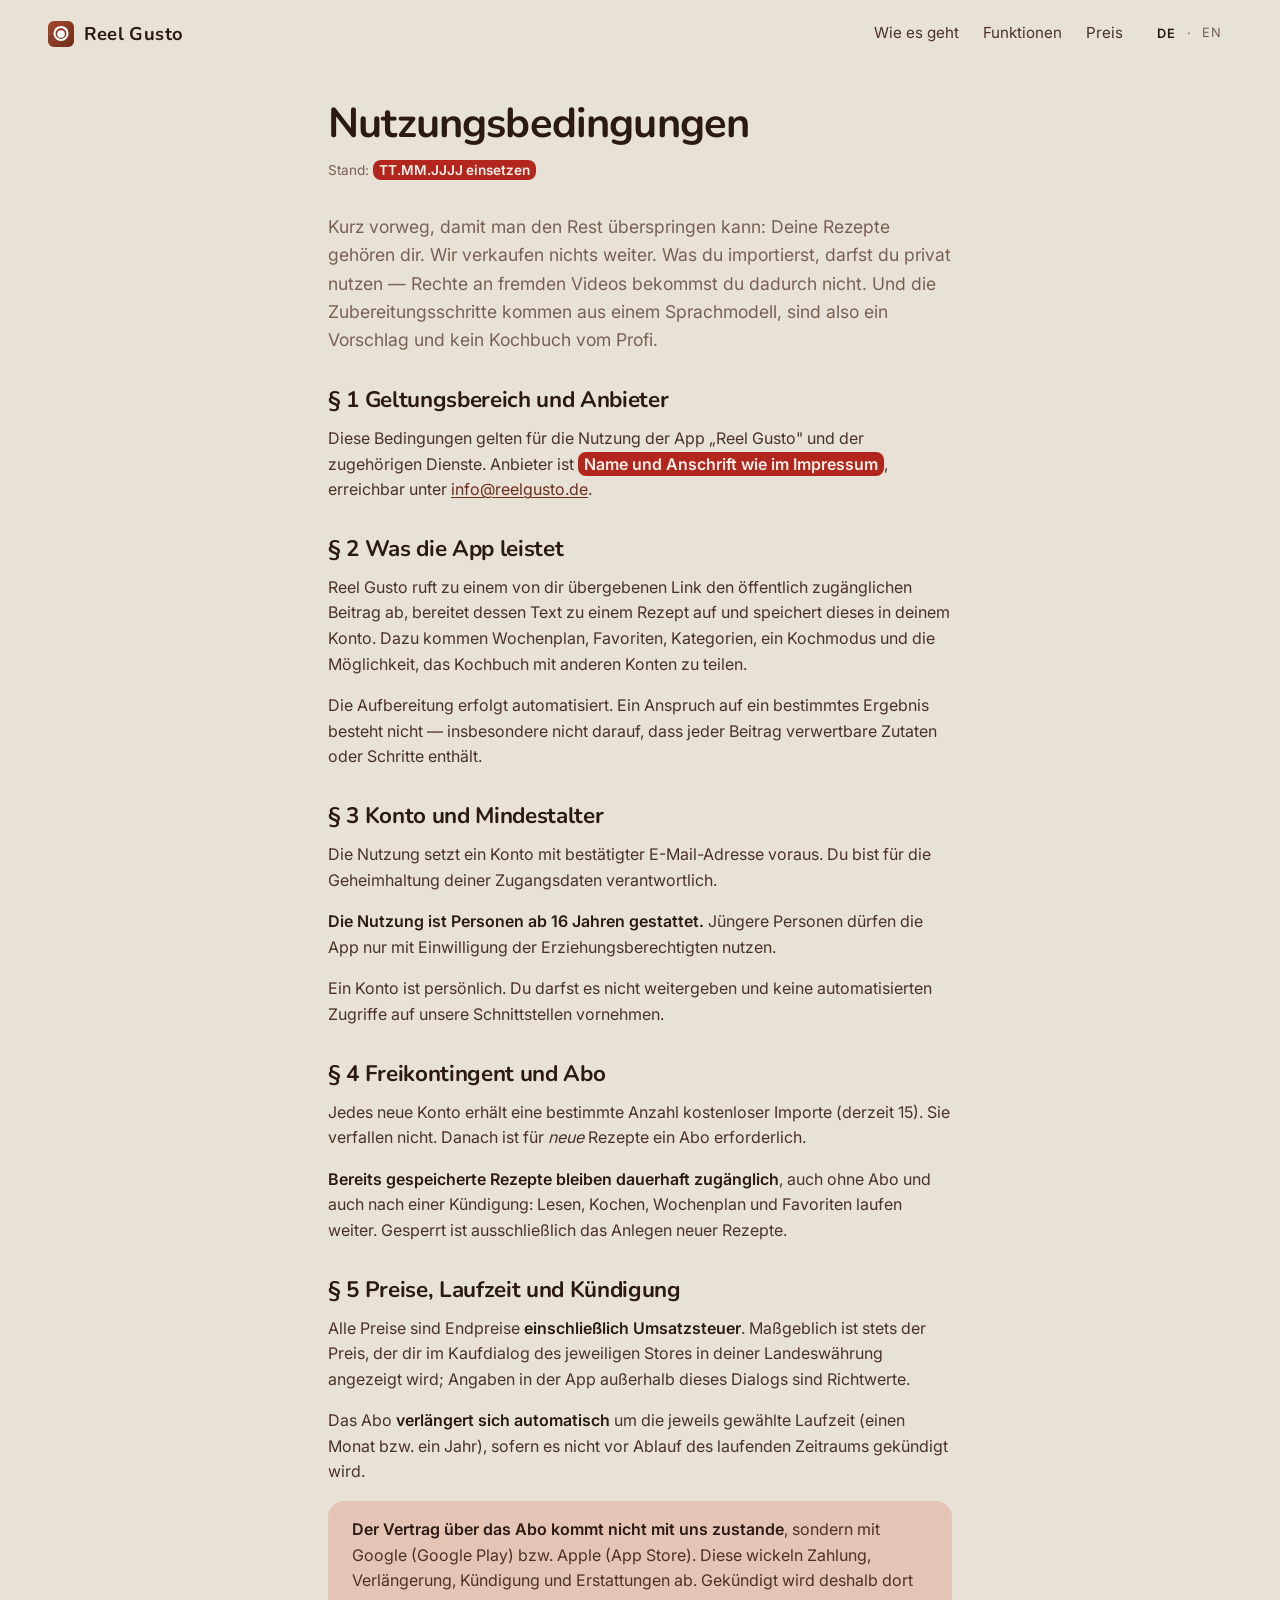
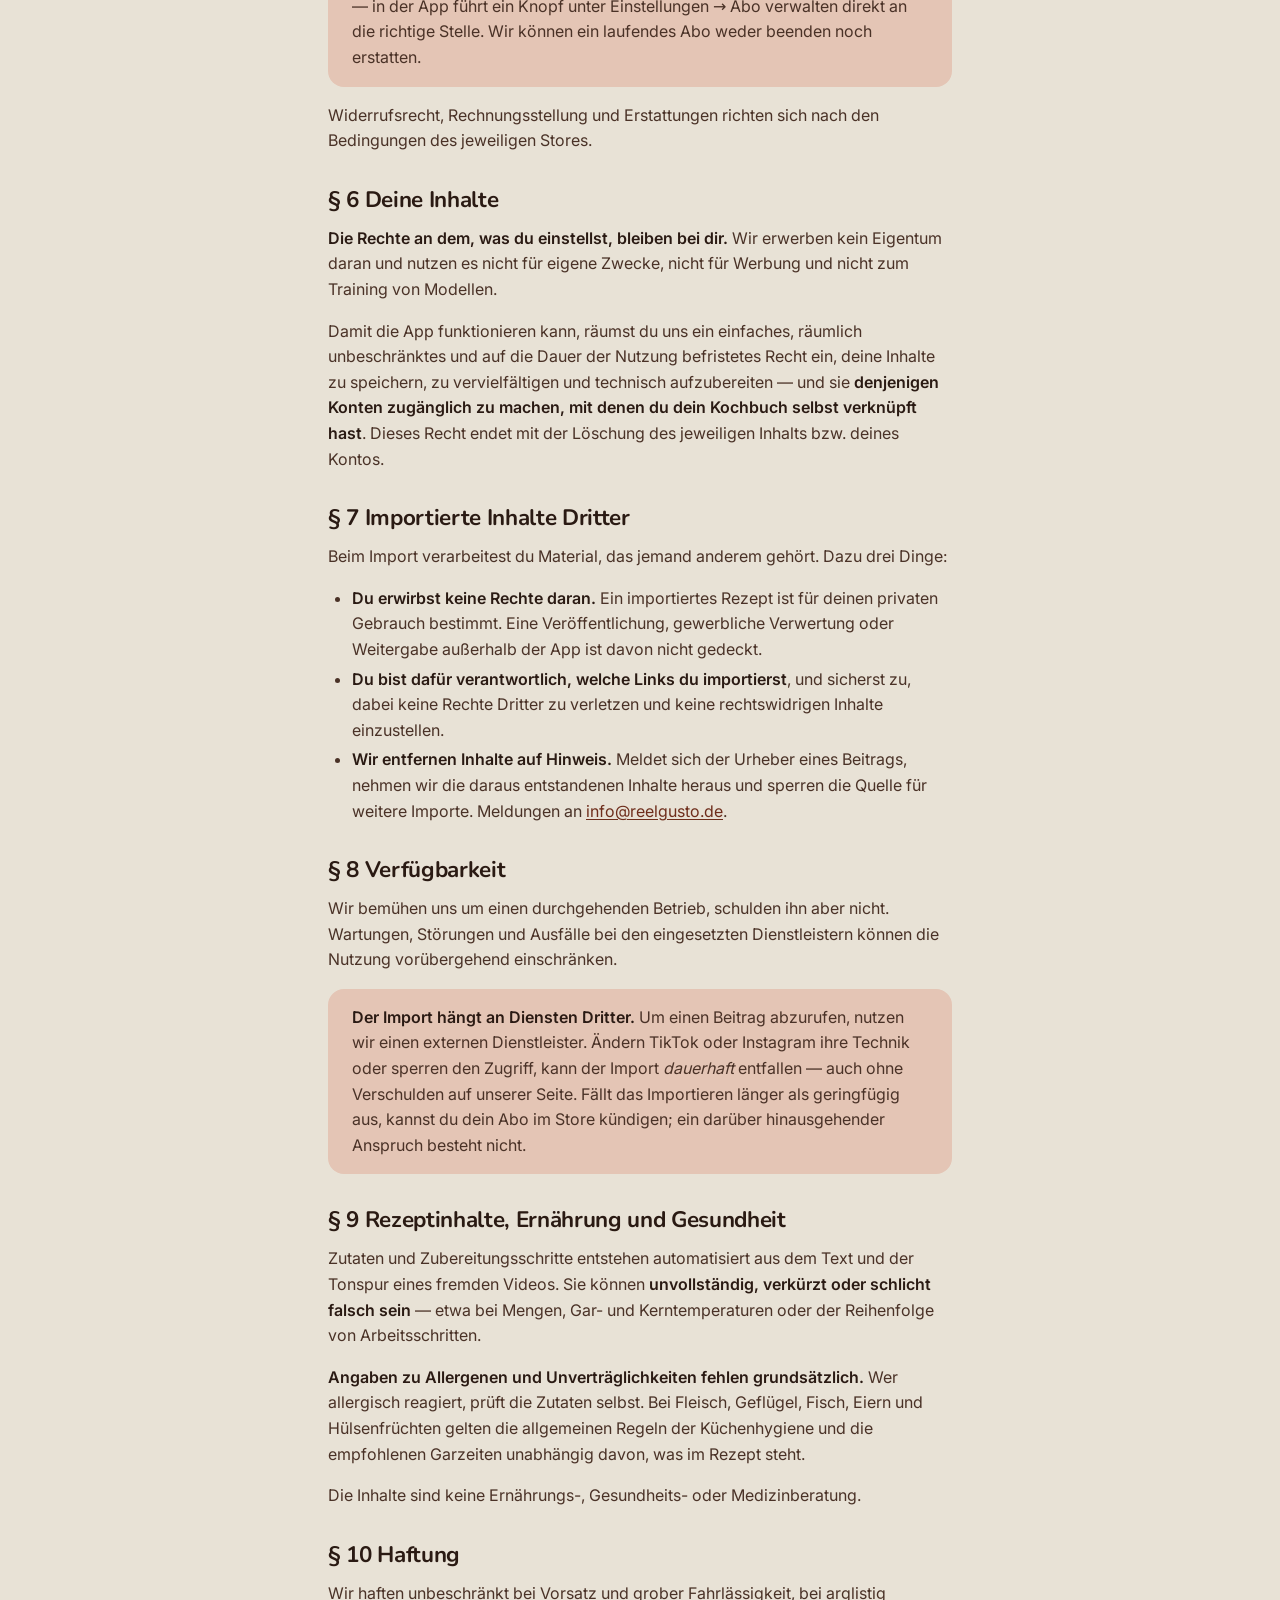
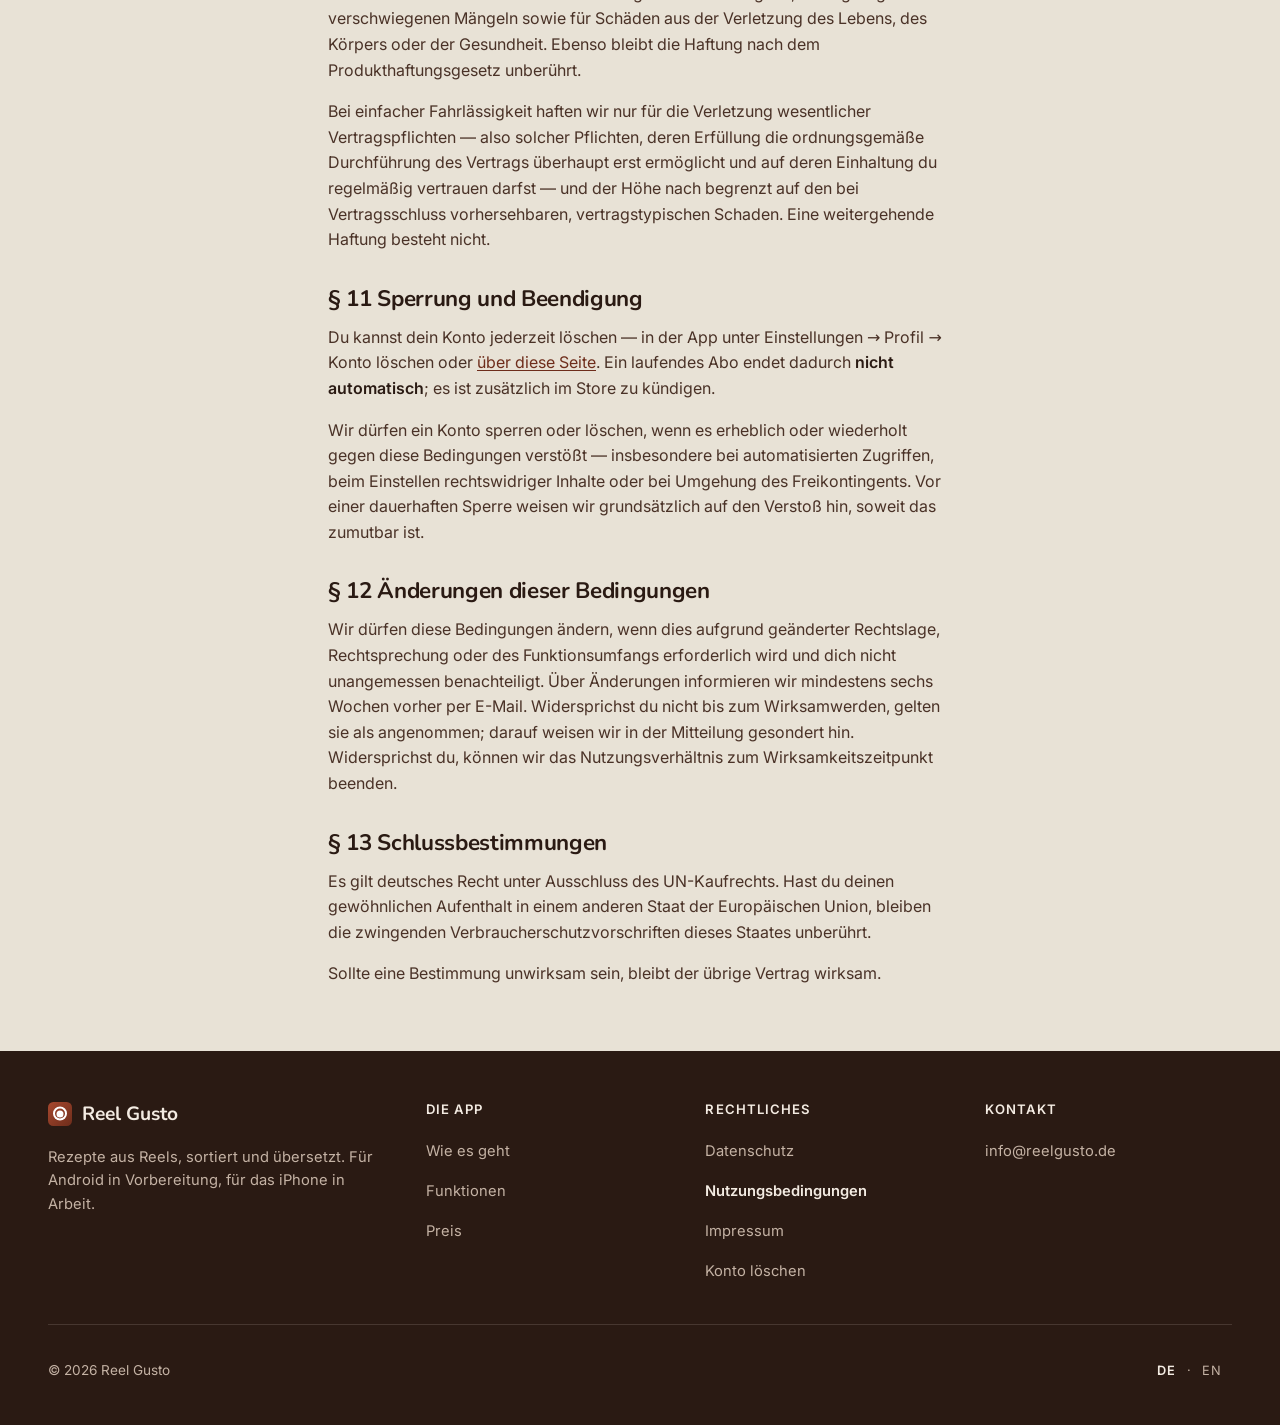
<file: agb/index.html>
<!doctype html>
<html lang="de">
<head>
<meta charset="utf-8">
<meta name="viewport" content="width=device-width, initial-scale=1">
<meta name="theme-color" content="#E8E2D6">
<!-- noindex, solange die Angaben Platzhalter sind (siehe web/README.md).
     Raus, sobald Anschrift und Kontakt stehen. -->
<meta name="robots" content="noindex">
<title>Nutzungsbedingungen — Reel Gusto</title>
<link rel="icon" href="../bilder/logo.svg" type="image/svg+xml">
<link rel="apple-touch-icon" href="../bilder/logo-180.png">
<link rel="stylesheet" href="../stil.css">
<!-- Weiches Scrollen mit dem Mausrad. Zugabe: Ohne die Datei scrollt die
     Seite wie jede andere - siehe den Kopf von scrollen.js. -->
<script src="../scrollen.js" defer></script>
<!--
  ENTWURF. Vor der Veroeffentlichung anwaltlich gegenlesen lassen - AGB gegenueber
  Verbrauchern unterliegen der Inhaltskontrolle nach §§ 305 ff. BGB, und eine zu
  weit gefasste Haftungsklausel ist im Zweifel komplett unwirksam (dann gilt das
  Gesetz, also mehr Haftung als noetig).

  Vier Punkte stehen hier, weil die App sie tatsaechlich braucht und es dafuer
  bisher keine Grundlage gab:
    § 6  Rechteeinraeumung  - can_see() gibt Rezepte an verknuepfte Konten frei
    § 8  Verfuegbarkeit     - der Import haengt an einem Drittanbieter
    § 9  Rezeptinhalte      - die Schritte kommen aus einem Sprachmodell
    § 3  Mindestalter 16    - Art. 8 DSGVO, es gibt keine Altersabfrage in der App
-->
</head>
<body>

<a class="sprung" href="#inhalt">Zum Inhalt springen</a>

<header class="kopf">
  <div class="kopf-inhalt">
    <a class="marke" href="../"><img class="marke-logo" src="../bilder/logo.svg" width="26" height="26" alt="">Reel Gusto</a>
    <nav class="kopf-nav" aria-label="Seitenbereiche">
      <a class="nur-breit" href="../#verwandlung">Wie es geht</a>
      <a class="nur-breit" href="../#funktionen">Funktionen</a>
      <a class="nur-breit" href="../#holen">Preis</a>
      <span class="sprachen">
        <span aria-current="true">DE</span>
        <span class="teiler" aria-hidden="true">·</span>
        <a href="../en/terms/index.html" hreflang="en">EN</a>
      </span>
    </nav>
  </div>
</header>

<main id="inhalt" tabindex="-1">
  <div class="inhalt">

    <h1>Nutzungsbedingungen</h1>
    <p class="stand">Stand: <span class="todo">TT.MM.JJJJ einsetzen</span></p>

    <p class="vorspann">
      Kurz vorweg, damit man den Rest überspringen kann: Deine Rezepte gehören dir. Wir
      verkaufen nichts weiter. Was du importierst, darfst du privat nutzen — Rechte an
      fremden Videos bekommst du dadurch nicht. Und die Zubereitungsschritte kommen aus
      einem Sprachmodell, sind also ein Vorschlag und kein Kochbuch vom Profi.
    </p>

    <h2 id="geltung">§ 1 Geltungsbereich und Anbieter</h2>
    <p>
      Diese Bedingungen gelten für die Nutzung der App „Reel Gusto" und der zugehörigen
      Dienste. Anbieter ist <span class="todo">Name und Anschrift wie im Impressum</span>,
      erreichbar unter <a href="mailto:info@reelgusto.de">info@reelgusto.de</a>.
    </p>

    <h2 id="leistung">§ 2 Was die App leistet</h2>
    <p>
      Reel Gusto ruft zu einem von dir übergebenen Link den öffentlich zugänglichen Beitrag
      ab, bereitet dessen Text zu einem Rezept auf und speichert dieses in deinem Konto.
      Dazu kommen Wochenplan, Favoriten, Kategorien, ein Kochmodus und die Möglichkeit, das
      Kochbuch mit anderen Konten zu teilen.
    </p>
    <p>
      Die Aufbereitung erfolgt automatisiert. Ein Anspruch auf ein bestimmtes Ergebnis
      besteht nicht — insbesondere nicht darauf, dass jeder Beitrag verwertbare Zutaten oder
      Schritte enthält.
    </p>

    <h2 id="konto">§ 3 Konto und Mindestalter</h2>
    <p>
      Die Nutzung setzt ein Konto mit bestätigter E-Mail-Adresse voraus. Du bist für die
      Geheimhaltung deiner Zugangsdaten verantwortlich.
    </p>
    <p>
      <strong>Die Nutzung ist Personen ab 16 Jahren gestattet.</strong> Jüngere Personen
      dürfen die App nur mit Einwilligung der Erziehungsberechtigten nutzen.
    </p>
    <p>
      Ein Konto ist persönlich. Du darfst es nicht weitergeben und keine automatisierten
      Zugriffe auf unsere Schnittstellen vornehmen.
    </p>

    <h2 id="freikontingent">§ 4 Freikontingent und Abo</h2>
    <p>
      Jedes neue Konto erhält eine bestimmte Anzahl kostenloser Importe (derzeit 15). Sie
      verfallen nicht. Danach ist für <em>neue</em> Rezepte ein Abo erforderlich.
    </p>
    <p>
      <strong>Bereits gespeicherte Rezepte bleiben dauerhaft zugänglich</strong>, auch ohne
      Abo und auch nach einer Kündigung: Lesen, Kochen, Wochenplan und Favoriten laufen
      weiter. Gesperrt ist ausschließlich das Anlegen neuer Rezepte.
    </p>

    <h2 id="preise">§ 5 Preise, Laufzeit und Kündigung</h2>
    <p>
      Alle Preise sind Endpreise <strong>einschließlich Umsatzsteuer</strong>. Maßgeblich ist
      stets der Preis, der dir im Kaufdialog des jeweiligen Stores in deiner Landeswährung
      angezeigt wird; Angaben in der App außerhalb dieses Dialogs sind Richtwerte.
    </p>
    <p>
      Das Abo <strong>verlängert sich automatisch</strong> um die jeweils gewählte Laufzeit
      (einen Monat bzw. ein Jahr), sofern es nicht vor Ablauf des laufenden Zeitraums
      gekündigt wird.
    </p>
    <div class="hinweis">
      <p>
        <strong>Der Vertrag über das Abo kommt nicht mit uns zustande</strong>, sondern mit
        Google (Google Play) bzw. Apple (App Store). Diese wickeln Zahlung, Verlängerung,
        Kündigung und Erstattungen ab. Gekündigt wird deshalb dort — in der App führt ein
        Knopf unter Einstellungen → Abo verwalten direkt an die richtige Stelle. Wir können
        ein laufendes Abo weder beenden noch erstatten.
      </p>
    </div>
    <p>
      Widerrufsrecht, Rechnungsstellung und Erstattungen richten sich nach den Bedingungen
      des jeweiligen Stores.
    </p>

    <h2 id="deine-inhalte">§ 6 Deine Inhalte</h2>
    <p>
      <strong>Die Rechte an dem, was du einstellst, bleiben bei dir.</strong> Wir erwerben
      kein Eigentum daran und nutzen es nicht für eigene Zwecke, nicht für Werbung und nicht
      zum Training von Modellen.
    </p>
    <p>
      Damit die App funktionieren kann, räumst du uns ein einfaches, räumlich unbeschränktes
      und auf die Dauer der Nutzung befristetes Recht ein, deine Inhalte zu speichern, zu
      vervielfältigen und technisch aufzubereiten — und sie
      <strong>denjenigen Konten zugänglich zu machen, mit denen du dein Kochbuch selbst
      verknüpft hast</strong>. Dieses Recht endet mit der Löschung des jeweiligen Inhalts
      bzw. deines Kontos.
    </p>

    <h2 id="fremde-inhalte">§ 7 Importierte Inhalte Dritter</h2>
    <p>
      Beim Import verarbeitest du Material, das jemand anderem gehört. Dazu drei Dinge:
    </p>
    <ul>
      <li>
        <strong>Du erwirbst keine Rechte daran.</strong> Ein importiertes Rezept ist für
        deinen privaten Gebrauch bestimmt. Eine Veröffentlichung, gewerbliche Verwertung
        oder Weitergabe außerhalb der App ist davon nicht gedeckt.
      </li>
      <li>
        <strong>Du bist dafür verantwortlich, welche Links du importierst</strong>, und
        sicherst zu, dabei keine Rechte Dritter zu verletzen und keine rechtswidrigen
        Inhalte einzustellen.
      </li>
      <li>
        <strong>Wir entfernen Inhalte auf Hinweis.</strong> Meldet sich der Urheber eines
        Beitrags, nehmen wir die daraus entstandenen Inhalte heraus und sperren die Quelle
        für weitere Importe. Meldungen an
        <a href="mailto:info@reelgusto.de">info@reelgusto.de</a>.
      </li>
    </ul>

    <h2 id="verfuegbarkeit">§ 8 Verfügbarkeit</h2>
    <p>
      Wir bemühen uns um einen durchgehenden Betrieb, schulden ihn aber nicht. Wartungen,
      Störungen und Ausfälle bei den eingesetzten Dienstleistern können die Nutzung
      vorübergehend einschränken.
    </p>
    <div class="hinweis">
      <p>
        <strong>Der Import hängt an Diensten Dritter.</strong> Um einen Beitrag abzurufen,
        nutzen wir einen externen Dienstleister. Ändern TikTok oder Instagram ihre Technik
        oder sperren den Zugriff, kann der Import <em>dauerhaft</em> entfallen — auch ohne
        Verschulden auf unserer Seite. Fällt das Importieren länger als geringfügig aus,
        kannst du dein Abo im Store kündigen; ein darüber hinausgehender Anspruch besteht
        nicht.
      </p>
    </div>

    <h2 id="rezepte">§ 9 Rezeptinhalte, Ernährung und Gesundheit</h2>
    <p>
      Zutaten und Zubereitungsschritte entstehen automatisiert aus dem Text und der Tonspur
      eines fremden Videos. Sie können <strong>unvollständig, verkürzt oder schlicht falsch
      sein</strong> — etwa bei Mengen, Gar- und Kerntemperaturen oder der Reihenfolge von
      Arbeitsschritten.
    </p>
    <p>
      <strong>Angaben zu Allergenen und Unverträglichkeiten fehlen grundsätzlich.</strong>
      Wer allergisch reagiert, prüft die Zutaten selbst. Bei Fleisch, Geflügel, Fisch, Eiern
      und Hülsenfrüchten gelten die allgemeinen Regeln der Küchenhygiene und die
      empfohlenen Garzeiten unabhängig davon, was im Rezept steht.
    </p>
    <p>
      Die Inhalte sind keine Ernährungs-, Gesundheits- oder Medizinberatung.
    </p>

    <h2 id="haftung">§ 10 Haftung</h2>
    <p>
      Wir haften unbeschränkt bei Vorsatz und grober Fahrlässigkeit, bei arglistig
      verschwiegenen Mängeln sowie für Schäden aus der Verletzung des Lebens, des Körpers
      oder der Gesundheit. Ebenso bleibt die Haftung nach dem Produkthaftungsgesetz
      unberührt.
    </p>
    <p>
      Bei einfacher Fahrlässigkeit haften wir nur für die Verletzung wesentlicher
      Vertragspflichten — also solcher Pflichten, deren Erfüllung die ordnungsgemäße
      Durchführung des Vertrags überhaupt erst ermöglicht und auf deren Einhaltung du
      regelmäßig vertrauen darfst — und der Höhe nach begrenzt auf den bei Vertragsschluss
      vorhersehbaren, vertragstypischen Schaden. Eine weitergehende Haftung besteht nicht.
    </p>

    <h2 id="sperrung">§ 11 Sperrung und Beendigung</h2>
    <p>
      Du kannst dein Konto jederzeit löschen — in der App unter Einstellungen → Profil →
      Konto löschen oder <a href="../konto-loeschen/index.html">über diese Seite</a>. Ein
      laufendes Abo endet dadurch <strong>nicht automatisch</strong>; es ist zusätzlich im
      Store zu kündigen.
    </p>
    <p>
      Wir dürfen ein Konto sperren oder löschen, wenn es erheblich oder wiederholt gegen
      diese Bedingungen verstößt — insbesondere bei automatisierten Zugriffen, beim Einstellen
      rechtswidriger Inhalte oder bei Umgehung des Freikontingents. Vor einer dauerhaften
      Sperre weisen wir grundsätzlich auf den Verstoß hin, soweit das zumutbar ist.
    </p>

    <h2 id="aenderungen">§ 12 Änderungen dieser Bedingungen</h2>
    <p>
      Wir dürfen diese Bedingungen ändern, wenn dies aufgrund geänderter Rechtslage,
      Rechtsprechung oder des Funktionsumfangs erforderlich wird und dich nicht unangemessen
      benachteiligt. Über Änderungen informieren wir mindestens sechs Wochen vorher per
      E-Mail. Widersprichst du nicht bis zum Wirksamwerden, gelten sie als angenommen; darauf
      weisen wir in der Mitteilung gesondert hin. Widersprichst du, können wir das
      Nutzungsverhältnis zum Wirksamkeitszeitpunkt beenden.
    </p>

    <h2 id="schluss">§ 13 Schlussbestimmungen</h2>
    <p>
      Es gilt deutsches Recht unter Ausschluss des UN-Kaufrechts. Hast du deinen gewöhnlichen
      Aufenthalt in einem anderen Staat der Europäischen Union, bleiben die zwingenden
      Verbraucherschutzvorschriften dieses Staates unberührt.
    </p>
    <p>
      Sollte eine Bestimmung unwirksam sein, bleibt der übrige Vertrag wirksam.
    </p>

  </div>
</main>

<footer class="seitenfuss">
  <div class="fuss-inhalt">
    <div class="fuss-raster">
      <div>
        <a class="fuss-marke" href="../">
          <img class="marke-logo" src="../bilder/logo.svg" width="24" height="24" alt="">
          Reel Gusto
        </a>
        <p class="fuss-satz">Rezepte aus Reels, sortiert und übersetzt. Für Android in Vorbereitung, für das iPhone in Arbeit.</p>
      </div>
      <div class="fuss-spalte">
        <b>Die App</b>
        <a href="../#verwandlung">Wie es geht</a>
        <a href="../#funktionen">Funktionen</a>
        <a href="../#holen">Preis</a>
      </div>
      <div class="fuss-spalte">
        <b>Rechtliches</b>
        <a href="../datenschutz/index.html">Datenschutz</a>
        <a href="../agb/index.html" aria-current="page">Nutzungsbedingungen</a>
        <a href="../impressum/index.html">Impressum</a>
        <a href="../konto-loeschen/index.html">Konto löschen</a>
      </div>
      <div class="fuss-spalte">
        <b>Kontakt</b>
        <a href="mailto:info@reelgusto.de">info@reelgusto.de</a>
      </div>
    </div>
    <div class="fuss-zeile">
      <span>© 2026 Reel Gusto</span>
      <span class="sprachen">
        <span aria-current="true">DE</span>
        <span class="teiler" aria-hidden="true">·</span>
        <a href="../en/" hreflang="en">EN</a>
      </span>
    </div>
  </div>
</footer>

<script>
/*
  Ein Handgriff, und er ist Zugabe: Der klebende Kopf bekommt seinen Rand erst,
  wenn wirklich etwas darunter durchlaeuft. Ohne JavaScript steht die Seite
  vollstaendig da - dieselbe Regel wie auf der Startseite.
*/
(function () {
  var kopf = document.querySelector('.kopf');
  if (!kopf) return;
  var amAnschlag = false;
  addEventListener('scroll', function () {
    var jetzt = scrollY > 8;
    if (jetzt !== amAnschlag) {
      amAnschlag = jetzt;
      kopf.setAttribute('data-gescrollt', jetzt ? 'ja' : 'nein');
    }
  }, { passive: true });
})();
</script>

</body>
</html>
</file>
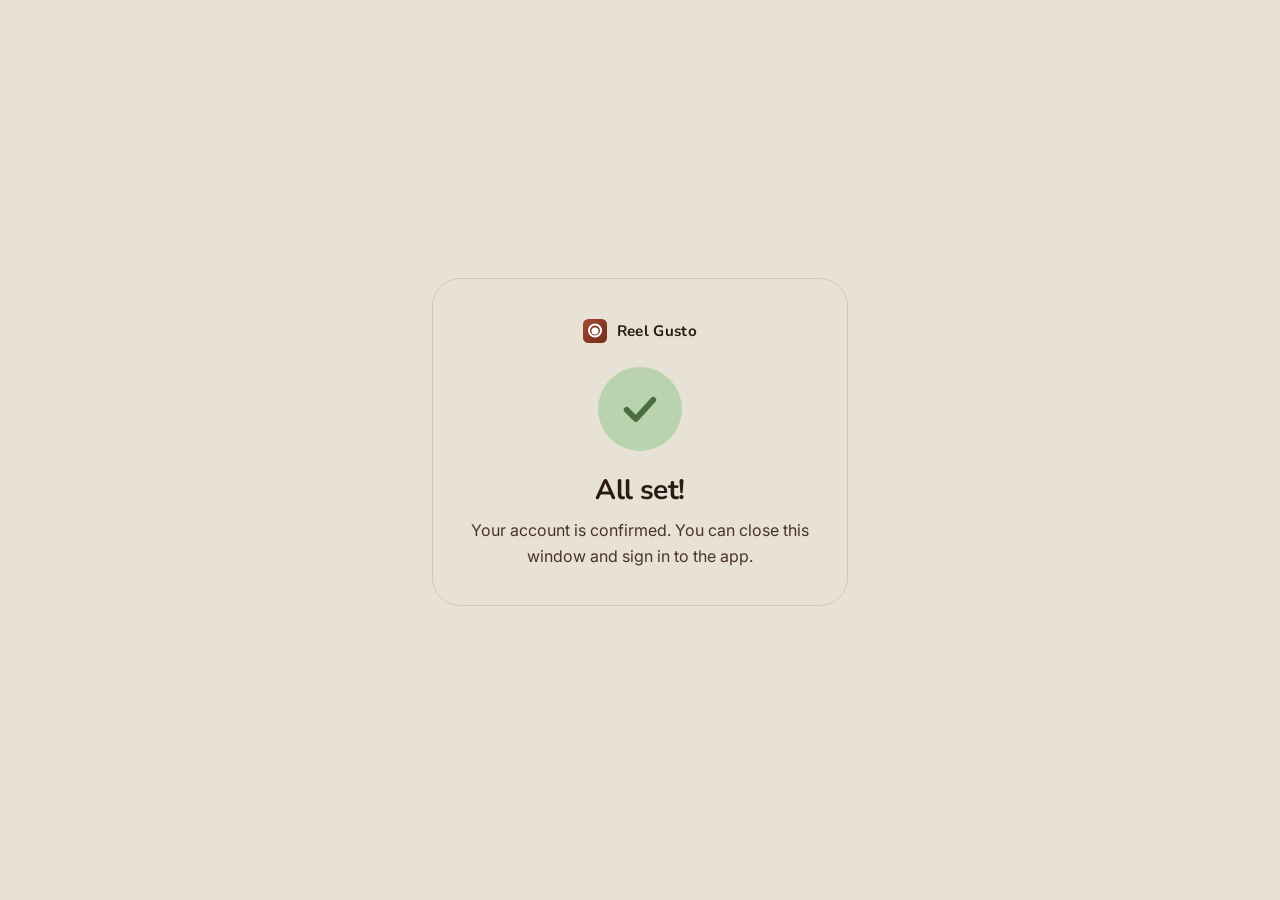
<file: confirmed/index.html>
<!doctype html>
<html lang="en">
<head>
<meta charset="utf-8">
<meta name="viewport" content="width=device-width, initial-scale=1">
<meta name="theme-color" content="#E8E2D6">
<title>Reel Gusto</title>
<link rel="icon" href="../bilder/logo.svg" type="image/svg+xml">
<link rel="apple-touch-icon" href="../bilder/logo-180.png">
<meta name="robots" content="noindex">
<link rel="stylesheet" href="../stil.css">
<!--
  Die Seite, auf der ein Aktivierungslink landet (Supabase: Authentication ->
  URL Configuration -> Site URL). Statisch, ohne Build-Schritt - siehe
  supabase/README.md.

  Sie darf NICHT auf *.supabase.co liegen: Weder Edge Functions noch Storage
  liefern dort HTML aus. Beide erzwingen `Content-Type: text/plain` und
  `Content-Security-Policy: default-src 'none'; sandbox` (am 10.08.2026 an
  beiden nachgemessen) - der Browser zeigte dem Nutzer den Quelltext.

  Die Gestaltung kam frueher als eigener <style>-Block hier herein; sie steht
  jetzt in ../stil.css, die alle Seiten des Auftritts teilen. Zusammen mit dem
  Umzug ist die Einbindung von fonts.googleapis.com entfallen: Sie schickte die
  IP jedes Besuchers ohne Einwilligung an Google (LG Muenchen I, Az. 3 O
  17493/20). Domine liegt jetzt unter ../schrift/ und kommt vom eigenen
  Server.

  Diese Seite ist die einzige ohne Kopf und Fuss - sie ist das Ende eines
  Vorgangs, kein Ort zum Weiterlesen. Deshalb `body class="mittig"`.
-->
</head>
<body class="mittig">
  <main class="karte">
    <p class="marke"><img class="marke-logo" src="../bilder/logo.svg" width="24" height="24" alt="">Reel Gusto</p>

    <div class="haken">
      <svg viewBox="0 0 24 24" aria-hidden="true">
        <path d="M4 12.5 L9.5 18 L20 6.5" />
      </svg>
    </div>

    <!--
      Der Auslieferungszustand ist ENGLISCH, nicht Deutsch - dieselbe Regel wie im
      Ressourcenordner `values/` der App: Englisch ist der Rueckfall fuer jede
      Sprache, die wir nicht kennen. Wer mit abgeschaltetem JavaScript kommt, sieht
      genau diesen Text.
    -->
    <h1 id="titel">All set!</h1>
    <p id="text">Your account is confirmed. You can close this window and sign in to the app.</p>
  </main>

<script>
  // Dieselben sechs Sprachen wie die App (AppLanguage). Der Browser wertet
  // Accept-Language nicht fuer uns aus - die Seite liegt statisch auf GitHub
  // Pages, es gibt keinen Server, der das koennte. Also hier, aus
  // navigator.languages.
  var TEXTE = {
    de: ["Alles klar!", "Dein Konto ist freigeschaltet. Du kannst dieses Fenster schließen und dich jetzt in der App anmelden."],
    en: ["All set!", "Your account is confirmed. You can close this window and sign in to the app."],
    fr: ["C’est fait !", "Votre compte est activé. Vous pouvez fermer cette fenêtre et vous connecter dans l’application."],
    es: ["¡Todo listo!", "Tu cuenta está activada. Puedes cerrar esta ventana e iniciar sesión en la aplicación."],
    it: ["Tutto fatto!", "Il tuo account è attivo. Puoi chiudere questa finestra e accedere all’app."],
    pl: ["Gotowe!", "Twoje konto jest aktywne. Możesz zamknąć to okno i zalogować się w aplikacji."]
  };

  // Nur der Sprachteil zaehlt: "de-AT" und "de-CH" sind hier dasselbe wie "de".
  var wunsch = navigator.languages && navigator.languages.length
    ? navigator.languages
    : [navigator.language || "en"];

  var treffer = "en";
  for (var i = 0; i < wunsch.length; i++) {
    var kurz = String(wunsch[i]).slice(0, 2).toLowerCase();
    if (TEXTE[kurz]) { treffer = kurz; break; }
  }

  document.documentElement.lang = treffer;
  document.getElementById("titel").textContent = TEXTE[treffer][0];
  document.getElementById("text").textContent = TEXTE[treffer][1];
</script>
</body>
</html>
</file>
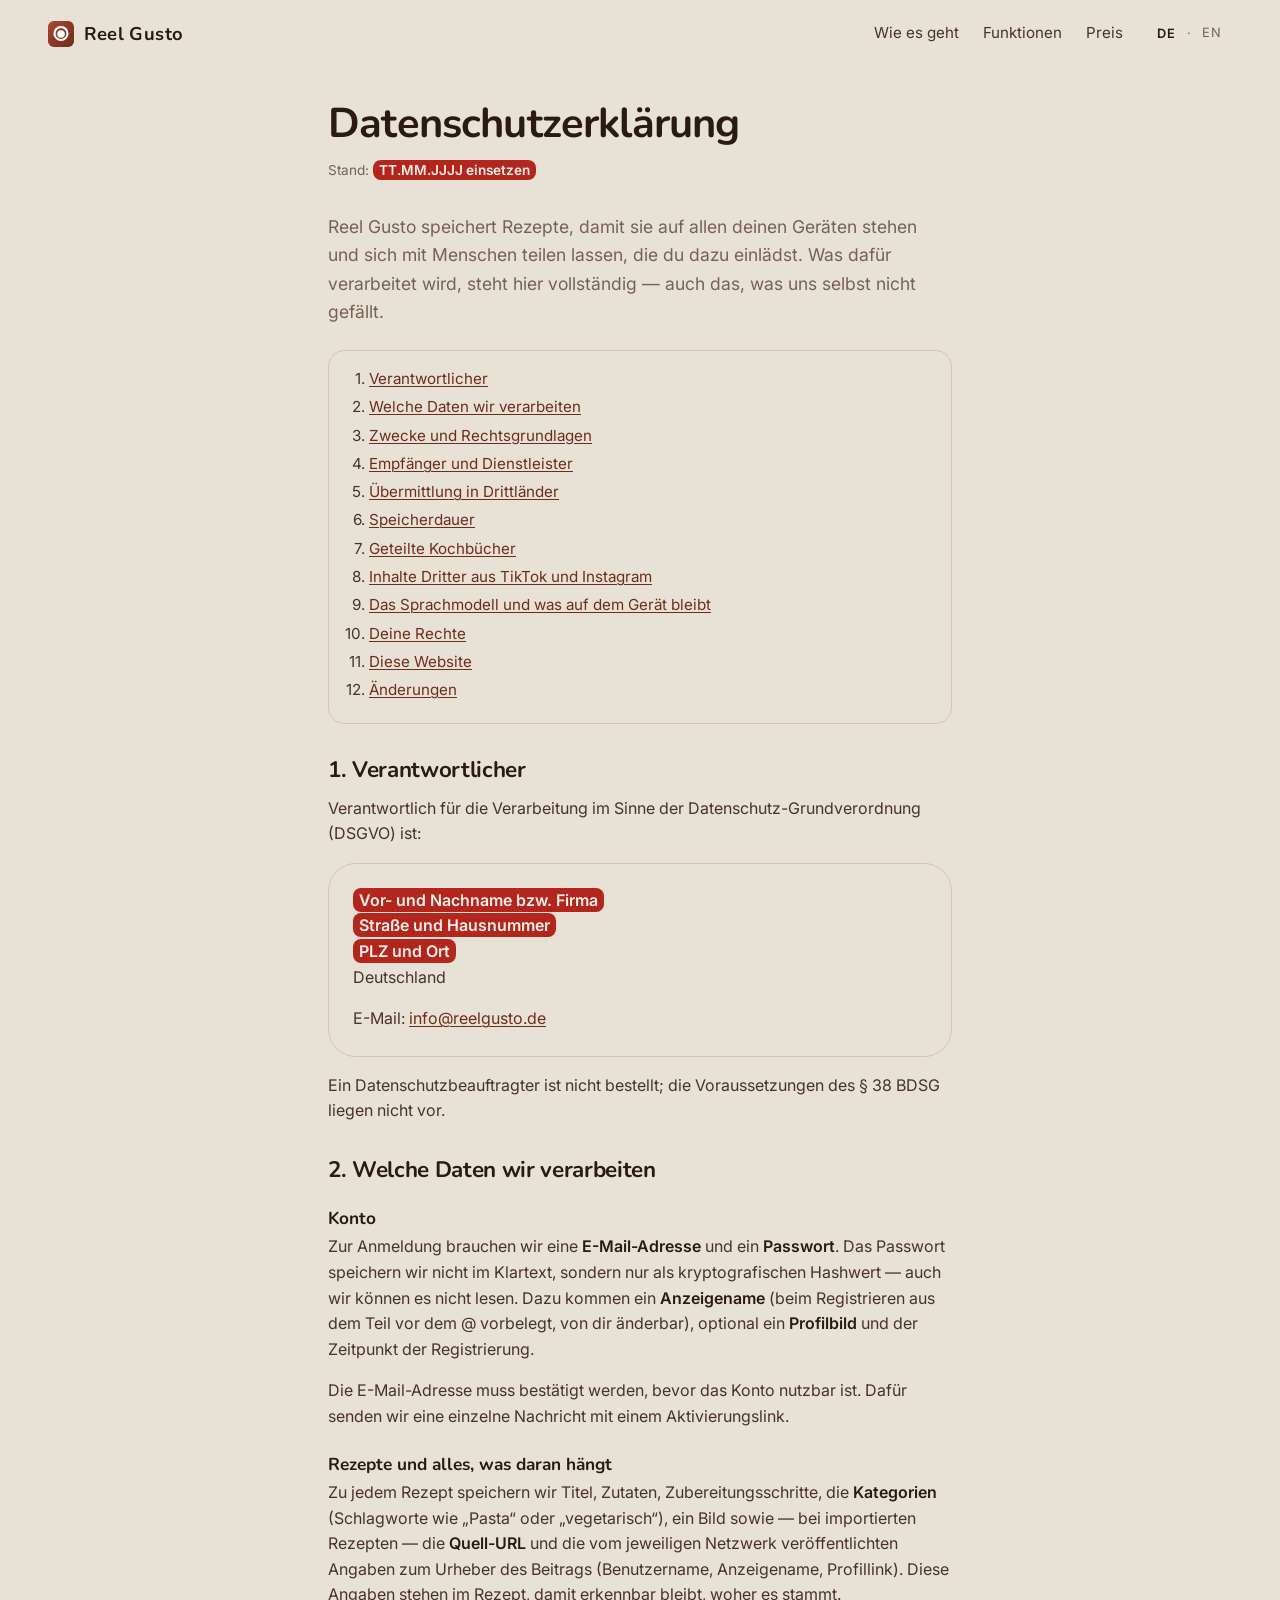
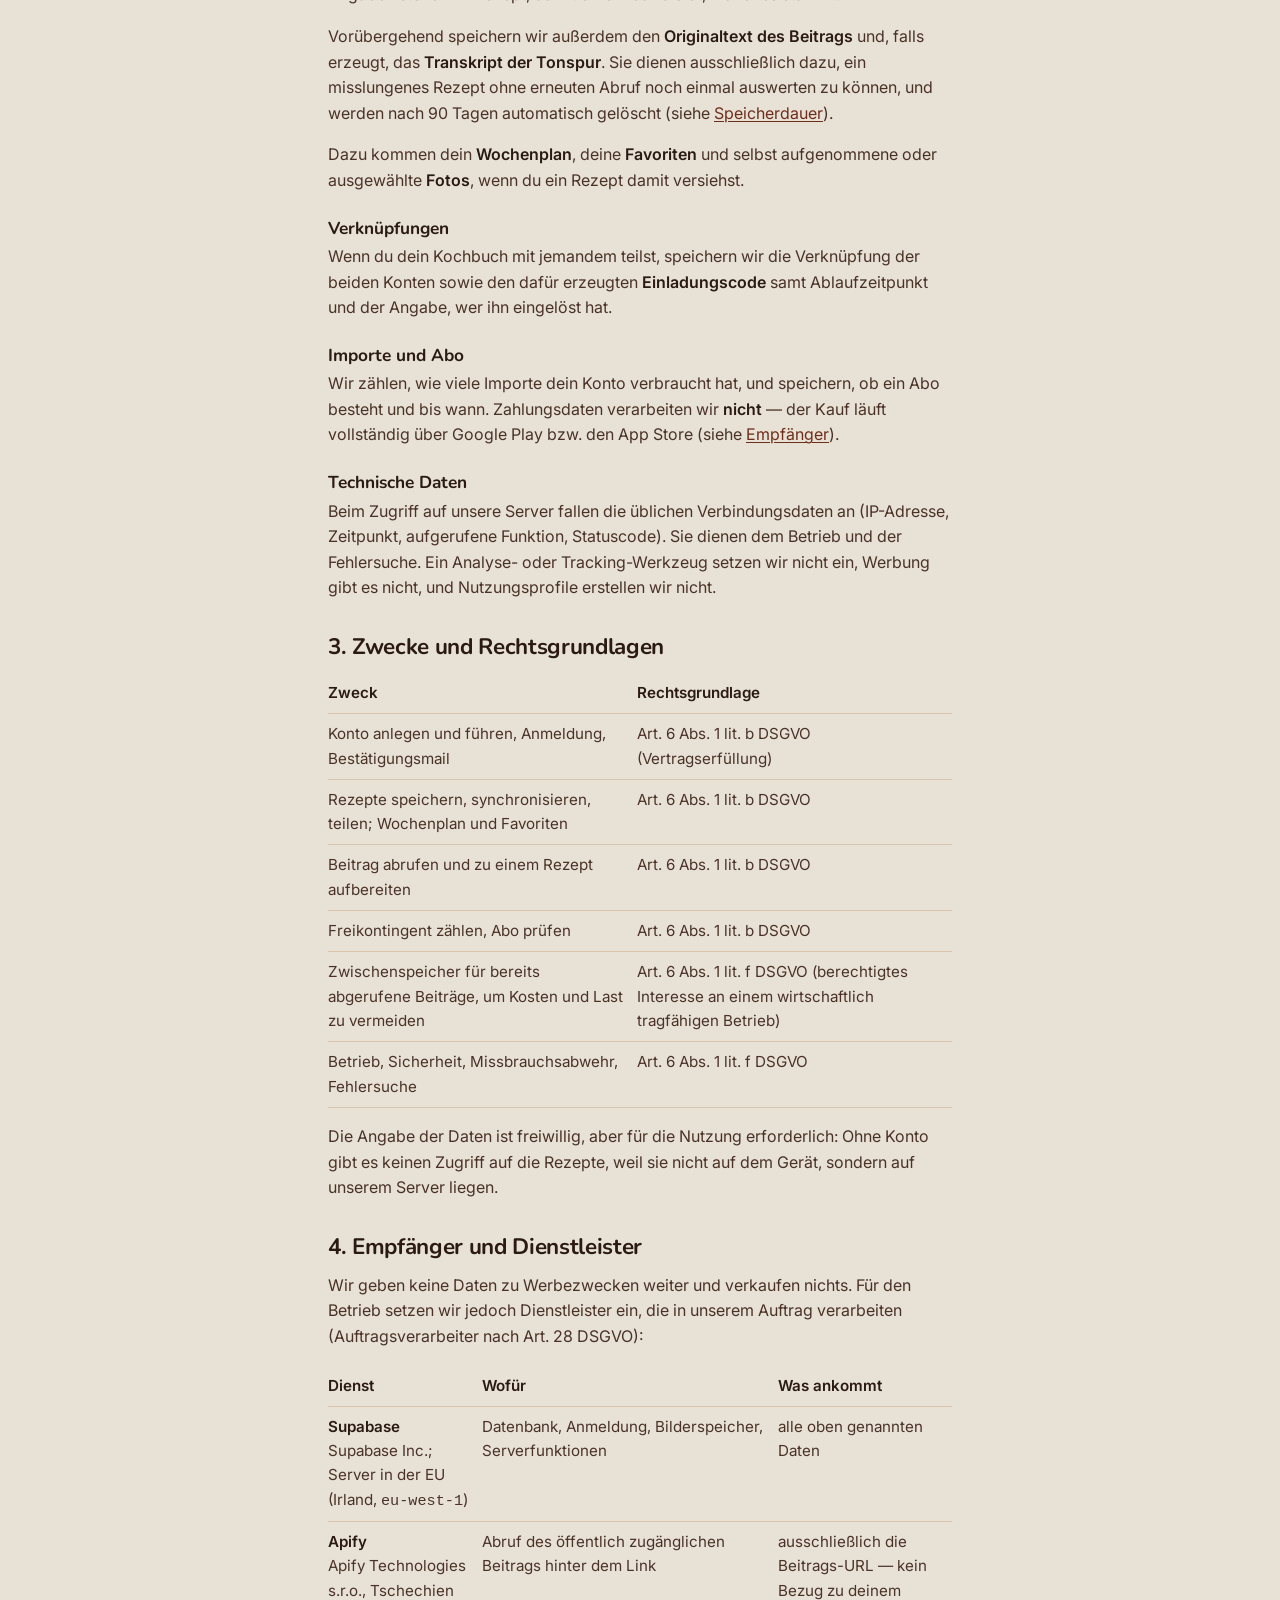
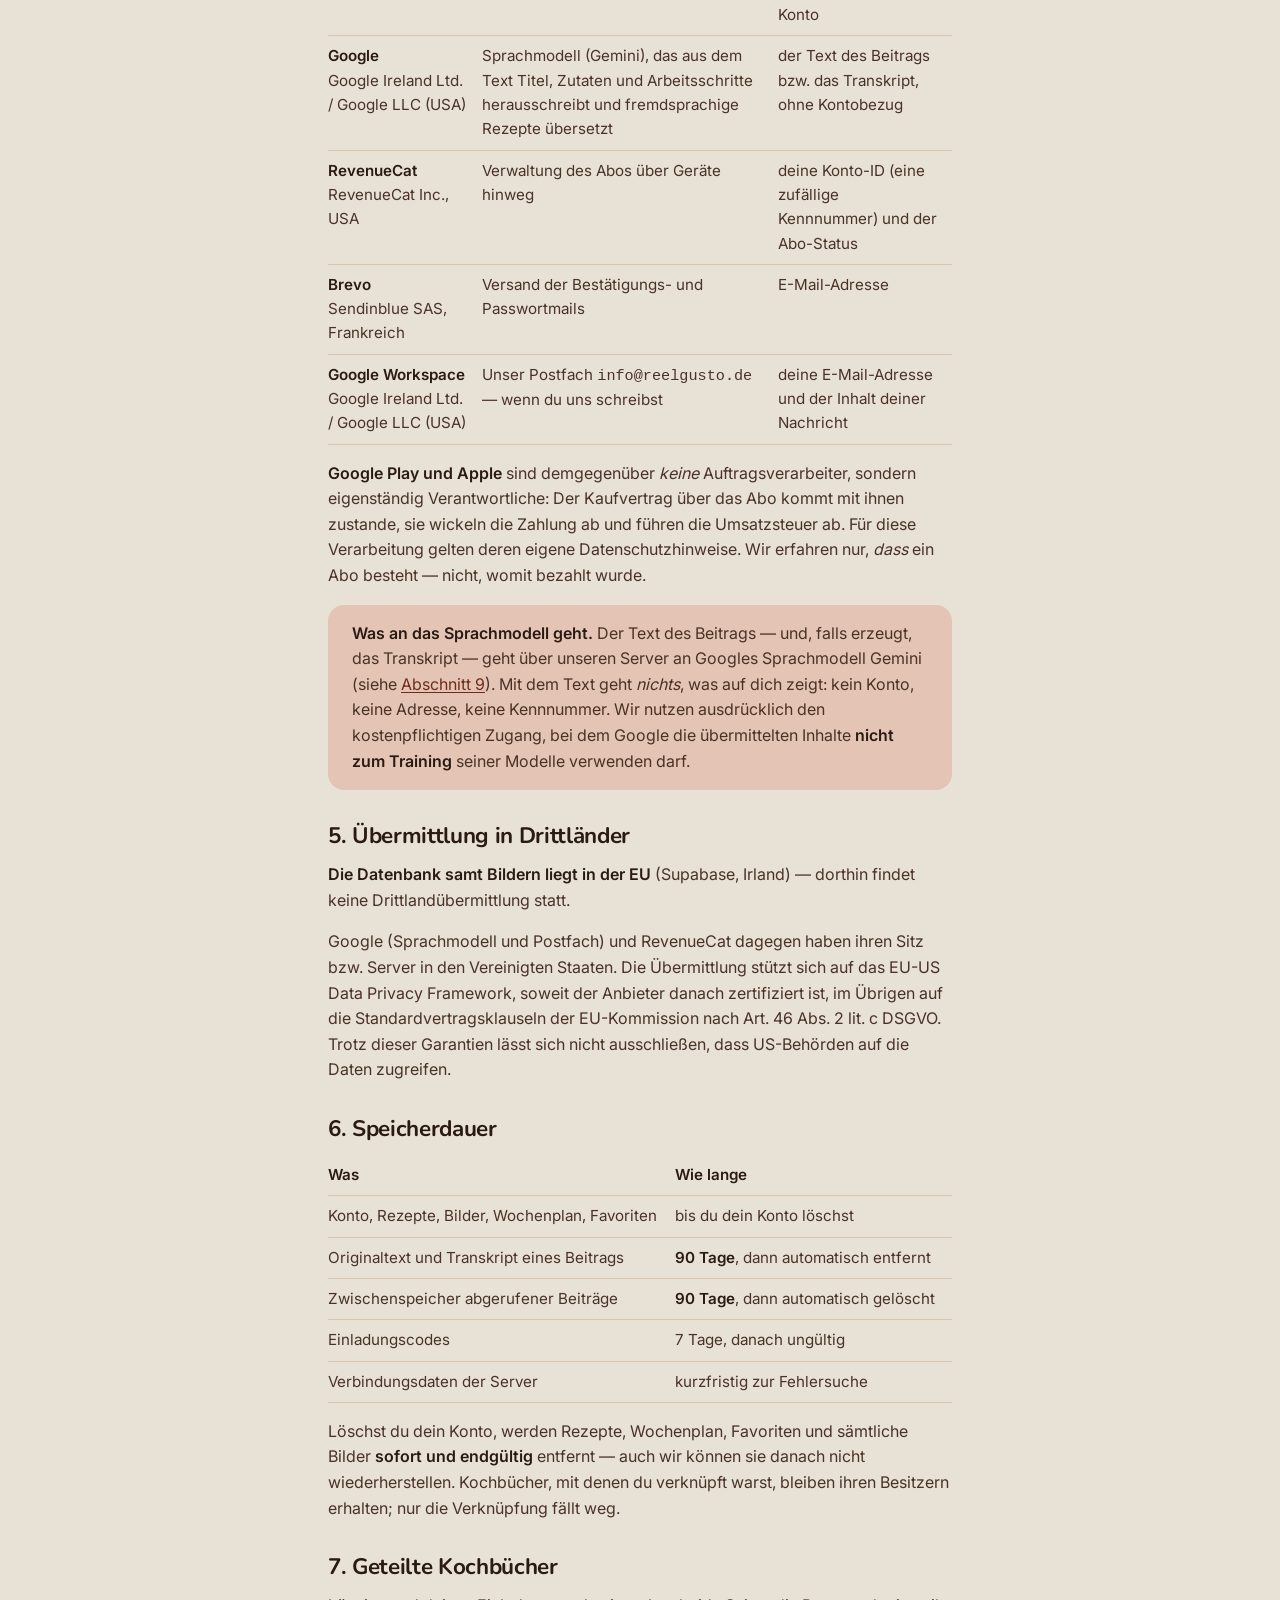
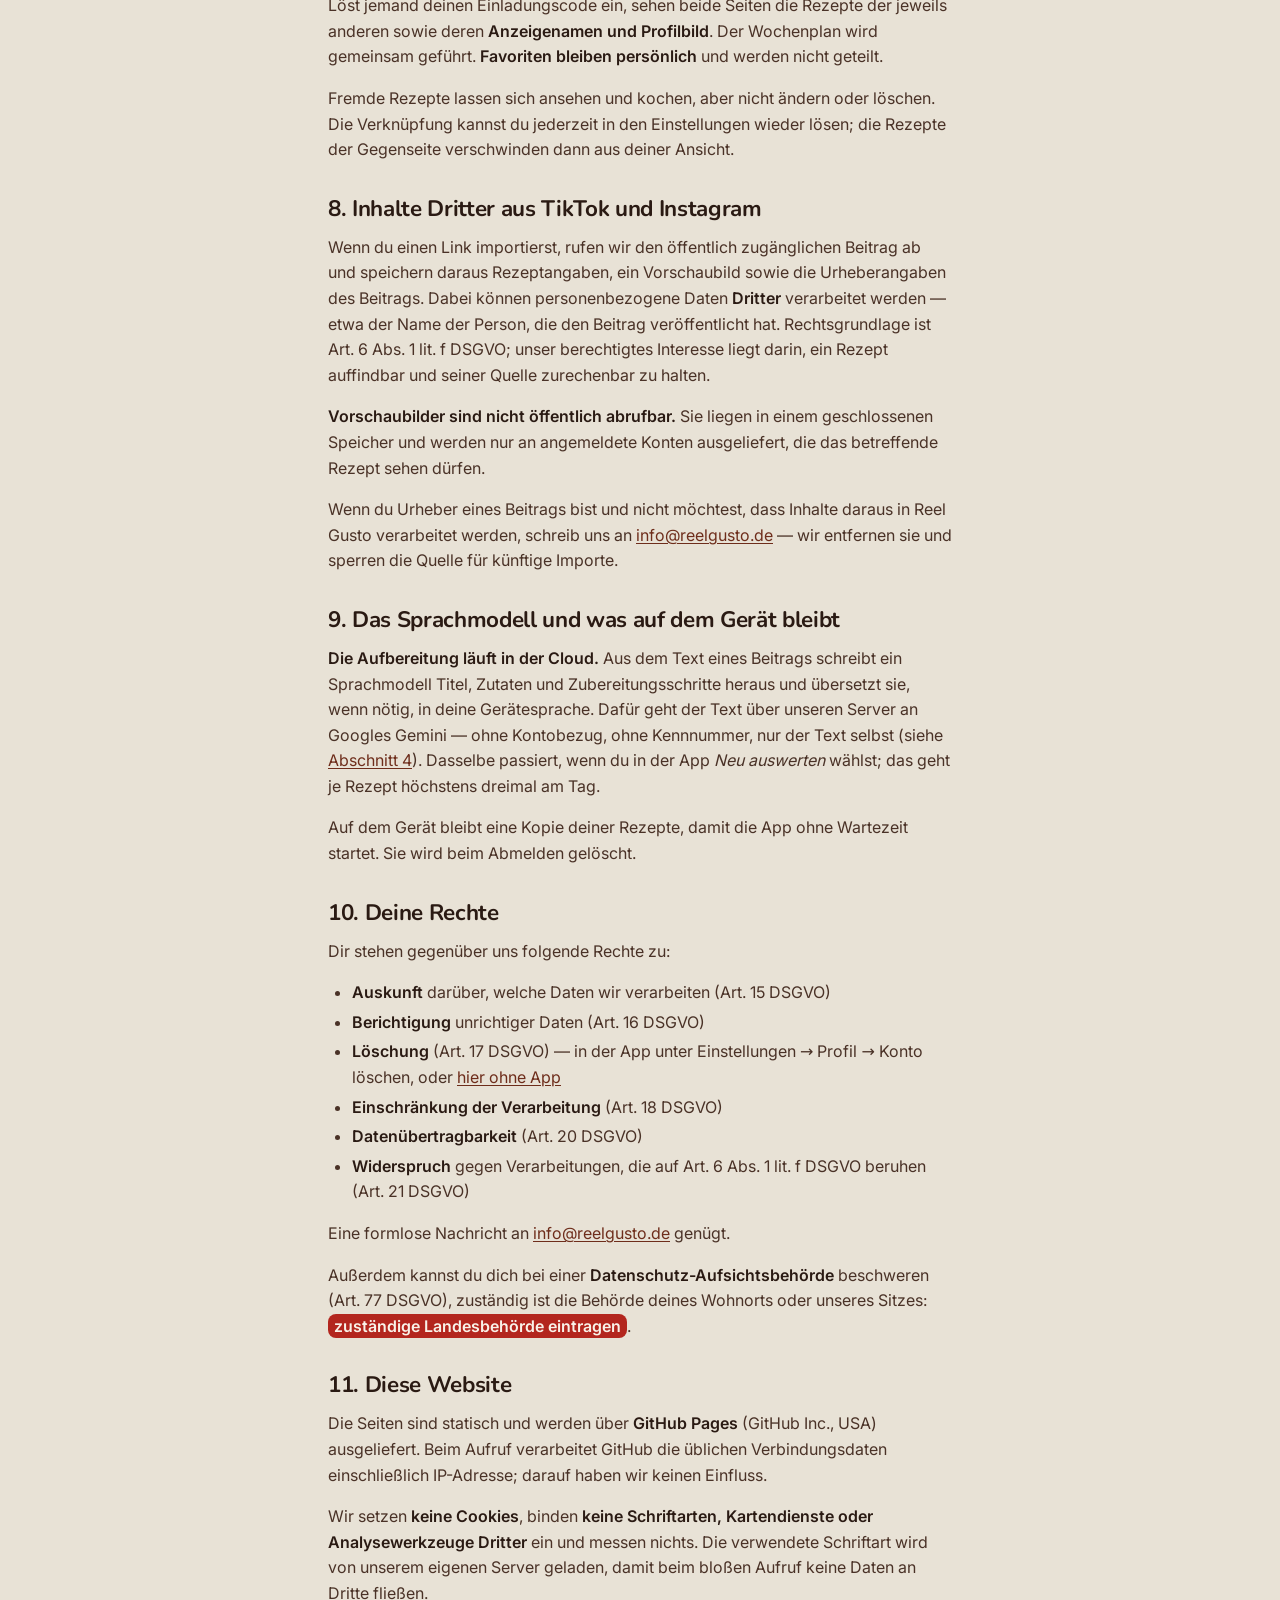
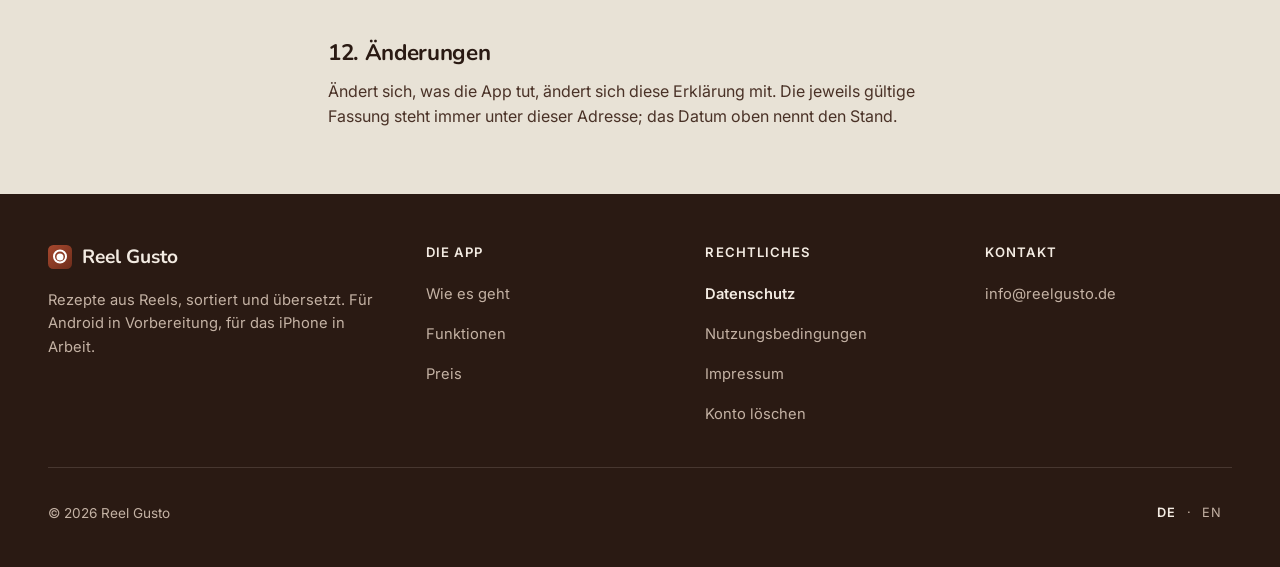
<file: datenschutz/index.html>
<!doctype html>
<html lang="de">
<head>
<meta charset="utf-8">
<meta name="viewport" content="width=device-width, initial-scale=1">
<meta name="theme-color" content="#E8E2D6">
<!-- noindex, solange die Angaben Platzhalter sind (siehe web/README.md).
     Raus, sobald Anschrift und Kontakt stehen. -->
<meta name="robots" content="noindex">
<title>Datenschutzerklärung — Reel Gusto</title>
<link rel="icon" href="../bilder/logo.svg" type="image/svg+xml">
<link rel="apple-touch-icon" href="../bilder/logo-180.png">
<link rel="stylesheet" href="../stil.css">
<!-- Weiches Scrollen mit dem Mausrad. Zugabe: Ohne die Datei scrollt die
     Seite wie jede andere - siehe den Kopf von scrollen.js. -->
<script src="../scrollen.js" defer></script>
<!--
  ENTWURF. Vor der Veroeffentlichung sind die rot markierten Stellen (.todo) zu
  fuellen und der Text idealerweise anwaltlich gegenzulesen.

  Inhaltlich ist er nicht aus einem Generator, sondern aus dem Quelltext
  abgeleitet: Die Empfaengerliste entspricht den tatsaechlich angebundenen
  Diensten (SupabaseModule, functions/scrape, functions/refine,
  SubscriptionManager, Brevo als SMTP), die Speicherdauern den tatsaechlich
  eingerichteten Fristen (CACHE_TTL_DAYS = 90, Migration 014, die sieben Tage in
  cookbook_invites). Wer an einer dieser Stellen etwas aendert, aendert sie hier
  mit - eine Datenschutzerklaerung, die etwas anderes behauptet als der Code
  tut, ist schlimmer als keine.
-->
</head>
<body>

<a class="sprung" href="#inhalt">Zum Inhalt springen</a>

<header class="kopf">
  <div class="kopf-inhalt">
    <a class="marke" href="../"><img class="marke-logo" src="../bilder/logo.svg" width="26" height="26" alt="">Reel Gusto</a>
    <nav class="kopf-nav" aria-label="Seitenbereiche">
      <a class="nur-breit" href="../#verwandlung">Wie es geht</a>
      <a class="nur-breit" href="../#funktionen">Funktionen</a>
      <a class="nur-breit" href="../#holen">Preis</a>
      <span class="sprachen">
        <span aria-current="true">DE</span>
        <span class="teiler" aria-hidden="true">·</span>
        <a href="../en/privacy/index.html" hreflang="en">EN</a>
      </span>
    </nav>
  </div>
</header>

<main id="inhalt" tabindex="-1">
  <div class="inhalt">

    <h1>Datenschutzerklärung</h1>
    <p class="stand">Stand: <span class="todo">TT.MM.JJJJ einsetzen</span></p>

    <p class="vorspann">
      Reel Gusto speichert Rezepte, damit sie auf allen deinen Geräten stehen und sich mit
      Menschen teilen lassen, die du dazu einlädst. Was dafür verarbeitet wird, steht hier
      vollständig — auch das, was uns selbst nicht gefällt.
    </p>

    <nav class="verzeichnis" aria-label="Inhalt">
      <ol>
        <li><a href="#verantwortlicher">Verantwortlicher</a></li>
        <li><a href="#daten">Welche Daten wir verarbeiten</a></li>
        <li><a href="#zwecke">Zwecke und Rechtsgrundlagen</a></li>
        <li><a href="#empfaenger">Empfänger und Dienstleister</a></li>
        <li><a href="#drittland">Übermittlung in Drittländer</a></li>
        <li><a href="#dauer">Speicherdauer</a></li>
        <li><a href="#geteilt">Geteilte Kochbücher</a></li>
        <li><a href="#dritte">Inhalte Dritter aus TikTok und Instagram</a></li>
        <li><a href="#geraet">Das Sprachmodell und was auf dem Gerät bleibt</a></li>
        <li><a href="#rechte">Deine Rechte</a></li>
        <li><a href="#website">Diese Website</a></li>
        <li><a href="#aenderungen">Änderungen</a></li>
      </ol>
    </nav>

    <h2 id="verantwortlicher">1. Verantwortlicher</h2>
    <p>
      Verantwortlich für die Verarbeitung im Sinne der Datenschutz-Grundverordnung (DSGVO)
      ist:
    </p>
    <div class="karte">
      <p>
        <span class="todo">Vor- und Nachname bzw. Firma</span><br>
        <span class="todo">Straße und Hausnummer</span><br>
        <span class="todo">PLZ und Ort</span><br>
        Deutschland
      </p>
      <p>E-Mail: <a href="mailto:info@reelgusto.de">info@reelgusto.de</a></p>
    </div>
    <p>
      Ein Datenschutzbeauftragter ist nicht bestellt; die Voraussetzungen des § 38 BDSG
      liegen nicht vor.
    </p>

    <h2 id="daten">2. Welche Daten wir verarbeiten</h2>

    <h3>Konto</h3>
    <p>
      Zur Anmeldung brauchen wir eine <strong>E-Mail-Adresse</strong> und ein
      <strong>Passwort</strong>. Das Passwort speichern wir nicht im Klartext, sondern nur
      als kryptografischen Hashwert — auch wir können es nicht lesen. Dazu kommen ein
      <strong>Anzeigename</strong> (beim Registrieren aus dem Teil vor dem @ vorbelegt, von
      dir änderbar), optional ein <strong>Profilbild</strong> und der Zeitpunkt der
      Registrierung.
    </p>
    <p>
      Die E-Mail-Adresse muss bestätigt werden, bevor das Konto nutzbar ist. Dafür senden
      wir eine einzelne Nachricht mit einem Aktivierungslink.
    </p>

    <h3>Rezepte und alles, was daran hängt</h3>
    <p>
      Zu jedem Rezept speichern wir Titel, Zutaten, Zubereitungsschritte, die
      <strong>Kategorien</strong> (Schlagworte wie „Pasta“ oder „vegetarisch“), ein Bild sowie — bei importierten Rezepten — die
      <strong>Quell-URL</strong> und die vom jeweiligen Netzwerk veröffentlichten Angaben
      zum Urheber des Beitrags (Benutzername, Anzeigename, Profillink). Diese Angaben stehen
      im Rezept, damit erkennbar bleibt, woher es stammt.
    </p>
    <p>
      Vorübergehend speichern wir außerdem den <strong>Originaltext des Beitrags</strong>
      und, falls erzeugt, das <strong>Transkript der Tonspur</strong>. Sie dienen
      ausschließlich dazu, ein misslungenes Rezept ohne erneuten Abruf noch einmal auswerten
      zu können, und werden nach 90 Tagen automatisch gelöscht (siehe
      <a href="#dauer">Speicherdauer</a>).
    </p>
    <p>
      Dazu kommen dein <strong>Wochenplan</strong>, deine <strong>Favoriten</strong> und
      selbst aufgenommene oder ausgewählte
      <strong>Fotos</strong>, wenn du ein Rezept damit versiehst.
    </p>

    <h3>Verknüpfungen</h3>
    <p>
      Wenn du dein Kochbuch mit jemandem teilst, speichern wir die Verknüpfung der beiden
      Konten sowie den dafür erzeugten <strong>Einladungscode</strong> samt Ablaufzeitpunkt
      und der Angabe, wer ihn eingelöst hat.
    </p>

    <h3>Importe und Abo</h3>
    <p>
      Wir zählen, wie viele Importe dein Konto verbraucht hat, und speichern, ob ein Abo
      besteht und bis wann. Zahlungsdaten verarbeiten wir <strong>nicht</strong> — der Kauf
      läuft vollständig über Google Play bzw. den App Store (siehe
      <a href="#empfaenger">Empfänger</a>).
    </p>

    <h3>Technische Daten</h3>
    <p>
      Beim Zugriff auf unsere Server fallen die üblichen Verbindungsdaten an (IP-Adresse,
      Zeitpunkt, aufgerufene Funktion, Statuscode). Sie dienen dem Betrieb und der
      Fehlersuche. Ein Analyse- oder Tracking-Werkzeug setzen wir nicht ein, Werbung gibt es
      nicht, und Nutzungsprofile erstellen wir nicht.
    </p>

    <h2 id="zwecke">3. Zwecke und Rechtsgrundlagen</h2>
    <div class="tabelle">
      <table>
        <thead>
          <tr><th>Zweck</th><th>Rechtsgrundlage</th></tr>
        </thead>
        <tbody>
          <tr>
            <td>Konto anlegen und führen, Anmeldung, Bestätigungsmail</td>
            <td>Art. 6 Abs. 1 lit. b DSGVO (Vertragserfüllung)</td>
          </tr>
          <tr>
            <td>Rezepte speichern, synchronisieren, teilen; Wochenplan und Favoriten</td>
            <td>Art. 6 Abs. 1 lit. b DSGVO</td>
          </tr>
          <tr>
            <td>Beitrag abrufen und zu einem Rezept aufbereiten</td>
            <td>Art. 6 Abs. 1 lit. b DSGVO</td>
          </tr>
          <tr>
            <td>Freikontingent zählen, Abo prüfen</td>
            <td>Art. 6 Abs. 1 lit. b DSGVO</td>
          </tr>
          <tr>
            <td>Zwischenspeicher für bereits abgerufene Beiträge, um Kosten und Last zu vermeiden</td>
            <td>Art. 6 Abs. 1 lit. f DSGVO (berechtigtes Interesse an einem wirtschaftlich tragfähigen Betrieb)</td>
          </tr>
          <tr>
            <td>Betrieb, Sicherheit, Missbrauchsabwehr, Fehlersuche</td>
            <td>Art. 6 Abs. 1 lit. f DSGVO</td>
          </tr>
        </tbody>
      </table>
    </div>
    <p>
      Die Angabe der Daten ist freiwillig, aber für die Nutzung erforderlich: Ohne Konto gibt
      es keinen Zugriff auf die Rezepte, weil sie nicht auf dem Gerät, sondern auf unserem
      Server liegen.
    </p>

    <h2 id="empfaenger">4. Empfänger und Dienstleister</h2>
    <p>
      Wir geben keine Daten zu Werbezwecken weiter und verkaufen nichts. Für den Betrieb
      setzen wir jedoch Dienstleister ein, die in unserem Auftrag verarbeiten
      (Auftragsverarbeiter nach Art. 28 DSGVO):
    </p>
    <div class="tabelle">
      <table>
        <thead>
          <tr><th>Dienst</th><th>Wofür</th><th>Was ankommt</th></tr>
        </thead>
        <tbody>
          <tr>
            <td><strong>Supabase</strong><br>Supabase Inc.; Server in der EU (Irland, <code>eu-west-1</code>)</td>
            <td>Datenbank, Anmeldung, Bilderspeicher, Serverfunktionen</td>
            <td>alle oben genannten Daten</td>
          </tr>
          <tr>
            <td><strong>Apify</strong><br>Apify Technologies s.r.o., Tschechien</td>
            <td>Abruf des öffentlich zugänglichen Beitrags hinter dem Link</td>
            <td>ausschließlich die Beitrags-URL — kein Bezug zu deinem Konto</td>
          </tr>
          <tr>
            <td><strong>Google</strong><br>Google Ireland Ltd. / Google LLC (USA)</td>
            <td>Sprachmodell (Gemini), das aus dem Text Titel, Zutaten und Arbeitsschritte herausschreibt und fremdsprachige Rezepte übersetzt</td>
            <td>der Text des Beitrags bzw. das Transkript, ohne Kontobezug</td>
          </tr>
          <tr>
            <td><strong>RevenueCat</strong><br>RevenueCat Inc., USA</td>
            <td>Verwaltung des Abos über Geräte hinweg</td>
            <td>deine Konto-ID (eine zufällige Kennnummer) und der Abo-Status</td>
          </tr>
          <tr>
            <td><strong>Brevo</strong><br>Sendinblue SAS, Frankreich</td>
            <td>Versand der Bestätigungs- und Passwortmails</td>
            <td>E-Mail-Adresse</td>
          </tr>
          <tr>
            <td><strong>Google Workspace</strong><br>Google Ireland Ltd. / Google LLC (USA)</td>
            <td>Unser Postfach <code>info@reelgusto.de</code> — wenn du uns schreibst</td>
            <td>deine E-Mail-Adresse und der Inhalt deiner Nachricht</td>
          </tr>
        </tbody>
      </table>
    </div>
    <p>
      <strong>Google Play und Apple</strong> sind demgegenüber
      <em>keine</em> Auftragsverarbeiter, sondern eigenständig Verantwortliche: Der Kaufvertrag
      über das Abo kommt mit ihnen zustande, sie wickeln die Zahlung ab und führen die
      Umsatzsteuer ab. Für diese Verarbeitung gelten deren eigene Datenschutzhinweise. Wir
      erfahren nur, <em>dass</em> ein Abo besteht — nicht, womit bezahlt wurde.
    </p>

    <div class="hinweis">
      <p>
        <strong>Was an das Sprachmodell geht.</strong> Der Text des Beitrags — und, falls
        erzeugt, das Transkript — geht über unseren Server an Googles Sprachmodell Gemini
        (siehe <a href="#geraet">Abschnitt 9</a>). Mit dem Text geht <em>nichts</em>, was auf
        dich zeigt: kein Konto, keine Adresse, keine Kennnummer. Wir nutzen ausdrücklich den
        kostenpflichtigen Zugang, bei dem Google die übermittelten Inhalte <strong>nicht zum
        Training</strong> seiner Modelle verwenden darf.
      </p>
    </div>

    <h2 id="drittland">5. Übermittlung in Drittländer</h2>
    <p>
      <strong>Die Datenbank samt Bildern liegt in der EU</strong> (Supabase, Irland) —
      dorthin findet keine Drittlandübermittlung statt.
    </p>
    <p>
      Google (Sprachmodell und Postfach) und RevenueCat dagegen haben ihren Sitz bzw. Server in
      den Vereinigten Staaten. Die
      Übermittlung stützt sich auf das EU-US Data Privacy Framework, soweit der Anbieter
      danach zertifiziert ist, im Übrigen auf die Standardvertragsklauseln der EU-Kommission
      nach Art. 46 Abs. 2 lit. c DSGVO. Trotz dieser Garantien lässt sich nicht ausschließen,
      dass US-Behörden auf die Daten zugreifen.
    </p>

    <h2 id="dauer">6. Speicherdauer</h2>
    <div class="tabelle">
      <table>
        <thead>
          <tr><th>Was</th><th>Wie lange</th></tr>
        </thead>
        <tbody>
          <tr><td>Konto, Rezepte, Bilder, Wochenplan, Favoriten</td><td>bis du dein Konto löschst</td></tr>
          <tr><td>Originaltext und Transkript eines Beitrags</td><td><strong>90 Tage</strong>, dann automatisch entfernt</td></tr>
          <tr><td>Zwischenspeicher abgerufener Beiträge</td><td><strong>90 Tage</strong>, dann automatisch gelöscht</td></tr>
          <tr><td>Einladungscodes</td><td>7 Tage, danach ungültig</td></tr>
          <tr><td>Verbindungsdaten der Server</td><td>kurzfristig zur Fehlersuche</td></tr>
        </tbody>
      </table>
    </div>
    <p>
      Löschst du dein Konto, werden Rezepte, Wochenplan, Favoriten und sämtliche
      Bilder <strong>sofort und endgültig</strong> entfernt — auch wir können sie danach
      nicht wiederherstellen. Kochbücher, mit denen du verknüpft warst, bleiben ihren
      Besitzern erhalten; nur die Verknüpfung fällt weg.
    </p>

    <h2 id="geteilt">7. Geteilte Kochbücher</h2>
    <p>
      Löst jemand deinen Einladungscode ein, sehen beide Seiten die Rezepte
      der jeweils anderen sowie deren <strong>Anzeigenamen und Profilbild</strong>. Der
      Wochenplan wird gemeinsam geführt. <strong>Favoriten bleiben persönlich</strong> und
      werden nicht geteilt.
    </p>
    <p>
      Fremde Rezepte lassen sich ansehen und kochen, aber nicht ändern oder löschen. Die
      Verknüpfung kannst du jederzeit in den Einstellungen wieder lösen; die Rezepte der
      Gegenseite verschwinden dann aus deiner Ansicht.
    </p>

    <h2 id="dritte">8. Inhalte Dritter aus TikTok und Instagram</h2>
    <p>
      Wenn du einen Link importierst, rufen wir den öffentlich zugänglichen Beitrag ab und
      speichern daraus Rezeptangaben, ein Vorschaubild sowie die Urheberangaben des
      Beitrags. Dabei können personenbezogene Daten <strong>Dritter</strong> verarbeitet
      werden — etwa der Name der Person, die den Beitrag veröffentlicht hat. Rechtsgrundlage
      ist Art. 6 Abs. 1 lit. f DSGVO; unser berechtigtes Interesse liegt darin, ein Rezept
      auffindbar und seiner Quelle zurechenbar zu halten.
    </p>
    <p>
      <strong>Vorschaubilder sind nicht öffentlich abrufbar.</strong> Sie liegen in einem
      geschlossenen Speicher und werden nur an angemeldete Konten ausgeliefert, die das
      betreffende Rezept sehen dürfen.
    </p>
    <p>
      Wenn du Urheber eines Beitrags bist und nicht möchtest, dass Inhalte daraus in
      Reel Gusto verarbeitet werden, schreib uns an
      <a href="mailto:info@reelgusto.de">info@reelgusto.de</a> — wir entfernen sie und
      sperren die Quelle für künftige Importe.
    </p>

    <h2 id="geraet">9. Das Sprachmodell und was auf dem Gerät bleibt</h2>
    <p>
      <strong>Die Aufbereitung läuft in der Cloud.</strong> Aus dem Text eines Beitrags
      schreibt ein Sprachmodell Titel, Zutaten und Zubereitungsschritte heraus und übersetzt
      sie, wenn nötig, in deine Gerätesprache. Dafür geht der Text über unseren Server an
      Googles Gemini — ohne Kontobezug, ohne Kennnummer, nur der Text selbst (siehe
      <a href="#empfaenger">Abschnitt 4</a>). Dasselbe passiert, wenn du in der App
      <em>Neu auswerten</em> wählst; das geht je Rezept höchstens dreimal am Tag.
    </p>
    <p>
      Auf dem Gerät bleibt eine Kopie deiner Rezepte, damit die App ohne Wartezeit
      startet. Sie wird beim Abmelden gelöscht.
    </p>

    <h2 id="rechte">10. Deine Rechte</h2>
    <p>Dir stehen gegenüber uns folgende Rechte zu:</p>
    <ul>
      <li><strong>Auskunft</strong> darüber, welche Daten wir verarbeiten (Art. 15 DSGVO)</li>
      <li><strong>Berichtigung</strong> unrichtiger Daten (Art. 16 DSGVO)</li>
      <li><strong>Löschung</strong> (Art. 17 DSGVO) — in der App unter Einstellungen → Profil → Konto löschen, oder <a href="../konto-loeschen/index.html">hier ohne App</a></li>
      <li><strong>Einschränkung der Verarbeitung</strong> (Art. 18 DSGVO)</li>
      <li><strong>Datenübertragbarkeit</strong> (Art. 20 DSGVO)</li>
      <li><strong>Widerspruch</strong> gegen Verarbeitungen, die auf Art. 6 Abs. 1 lit. f DSGVO beruhen (Art. 21 DSGVO)</li>
    </ul>
    <p>
      Eine formlose Nachricht an
      <a href="mailto:info@reelgusto.de">info@reelgusto.de</a> genügt.
    </p>
    <p>
      Außerdem kannst du dich bei einer <strong>Datenschutz-Aufsichtsbehörde</strong>
      beschweren (Art. 77 DSGVO), zuständig ist die Behörde deines Wohnorts oder unseres
      Sitzes: <span class="todo">zuständige Landesbehörde eintragen</span>.
    </p>

    <h2 id="website">11. Diese Website</h2>
    <p>
      Die Seiten sind statisch und werden über <strong>GitHub Pages</strong> (GitHub Inc.,
      USA) ausgeliefert. Beim Aufruf verarbeitet GitHub die üblichen Verbindungsdaten
      einschließlich IP-Adresse; darauf haben wir keinen Einfluss.
    </p>
    <p>
      Wir setzen <strong>keine Cookies</strong>, binden <strong>keine Schriftarten,
      Kartendienste oder Analysewerkzeuge Dritter</strong> ein und messen nichts. Die
      verwendete Schriftart wird von unserem eigenen Server geladen, damit beim bloßen
      Aufruf keine Daten an Dritte fließen.
    </p>

    <h2 id="aenderungen">12. Änderungen</h2>
    <p>
      Ändert sich, was die App tut, ändert sich diese Erklärung mit. Die jeweils gültige
      Fassung steht immer unter dieser Adresse; das Datum oben nennt den Stand.
    </p>

  </div>
</main>

<footer class="seitenfuss">
  <div class="fuss-inhalt">
    <div class="fuss-raster">
      <div>
        <a class="fuss-marke" href="../">
          <img class="marke-logo" src="../bilder/logo.svg" width="24" height="24" alt="">
          Reel Gusto
        </a>
        <p class="fuss-satz">Rezepte aus Reels, sortiert und übersetzt. Für Android in Vorbereitung, für das iPhone in Arbeit.</p>
      </div>
      <div class="fuss-spalte">
        <b>Die App</b>
        <a href="../#verwandlung">Wie es geht</a>
        <a href="../#funktionen">Funktionen</a>
        <a href="../#holen">Preis</a>
      </div>
      <div class="fuss-spalte">
        <b>Rechtliches</b>
        <a href="../datenschutz/index.html" aria-current="page">Datenschutz</a>
        <a href="../agb/index.html">Nutzungsbedingungen</a>
        <a href="../impressum/index.html">Impressum</a>
        <a href="../konto-loeschen/index.html">Konto löschen</a>
      </div>
      <div class="fuss-spalte">
        <b>Kontakt</b>
        <a href="mailto:info@reelgusto.de">info@reelgusto.de</a>
      </div>
    </div>
    <div class="fuss-zeile">
      <span>© 2026 Reel Gusto</span>
      <span class="sprachen">
        <span aria-current="true">DE</span>
        <span class="teiler" aria-hidden="true">·</span>
        <a href="../en/" hreflang="en">EN</a>
      </span>
    </div>
  </div>
</footer>

<script>
/*
  Ein Handgriff, und er ist Zugabe: Der klebende Kopf bekommt seinen Rand erst,
  wenn wirklich etwas darunter durchlaeuft. Ohne JavaScript steht die Seite
  vollstaendig da - dieselbe Regel wie auf der Startseite.
*/
(function () {
  var kopf = document.querySelector('.kopf');
  if (!kopf) return;
  var amAnschlag = false;
  addEventListener('scroll', function () {
    var jetzt = scrollY > 8;
    if (jetzt !== amAnschlag) {
      amAnschlag = jetzt;
      kopf.setAttribute('data-gescrollt', jetzt ? 'ja' : 'nein');
    }
  }, { passive: true });
})();
</script>

</body>
</html>
</file>
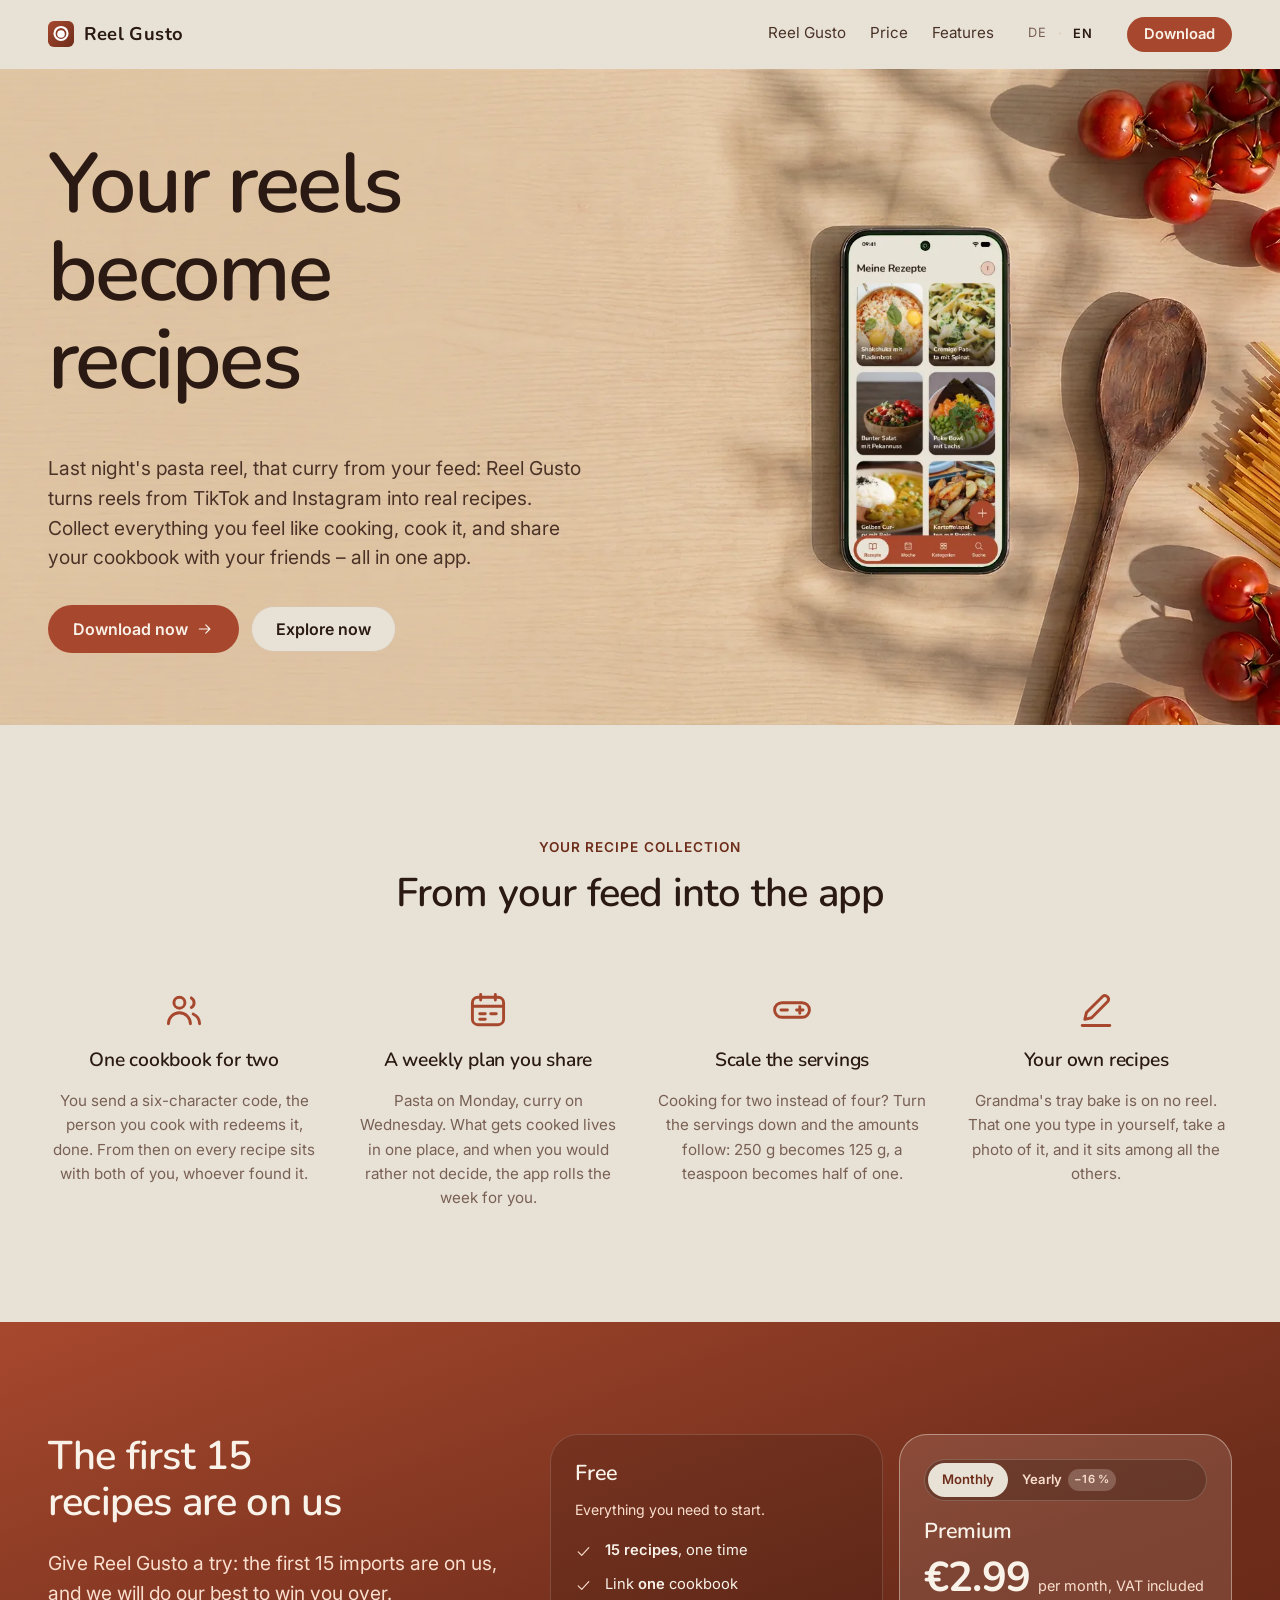
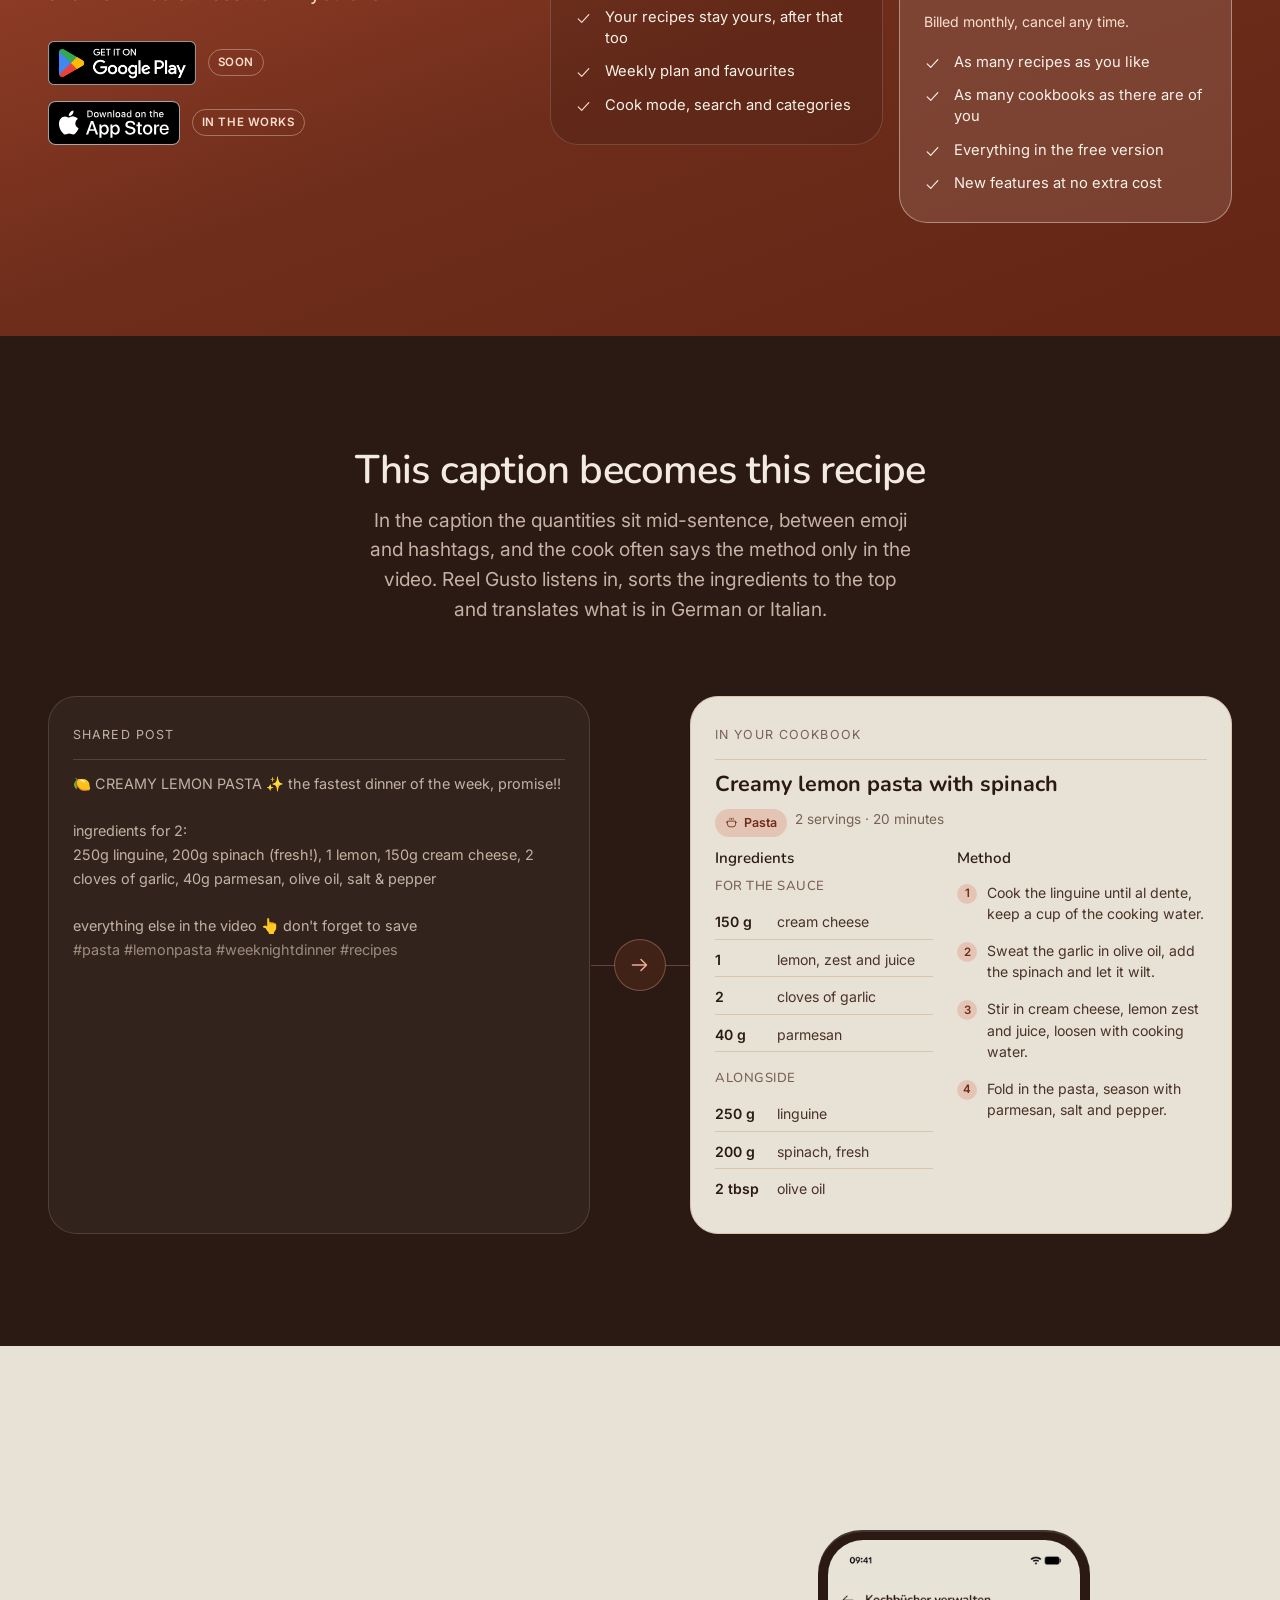
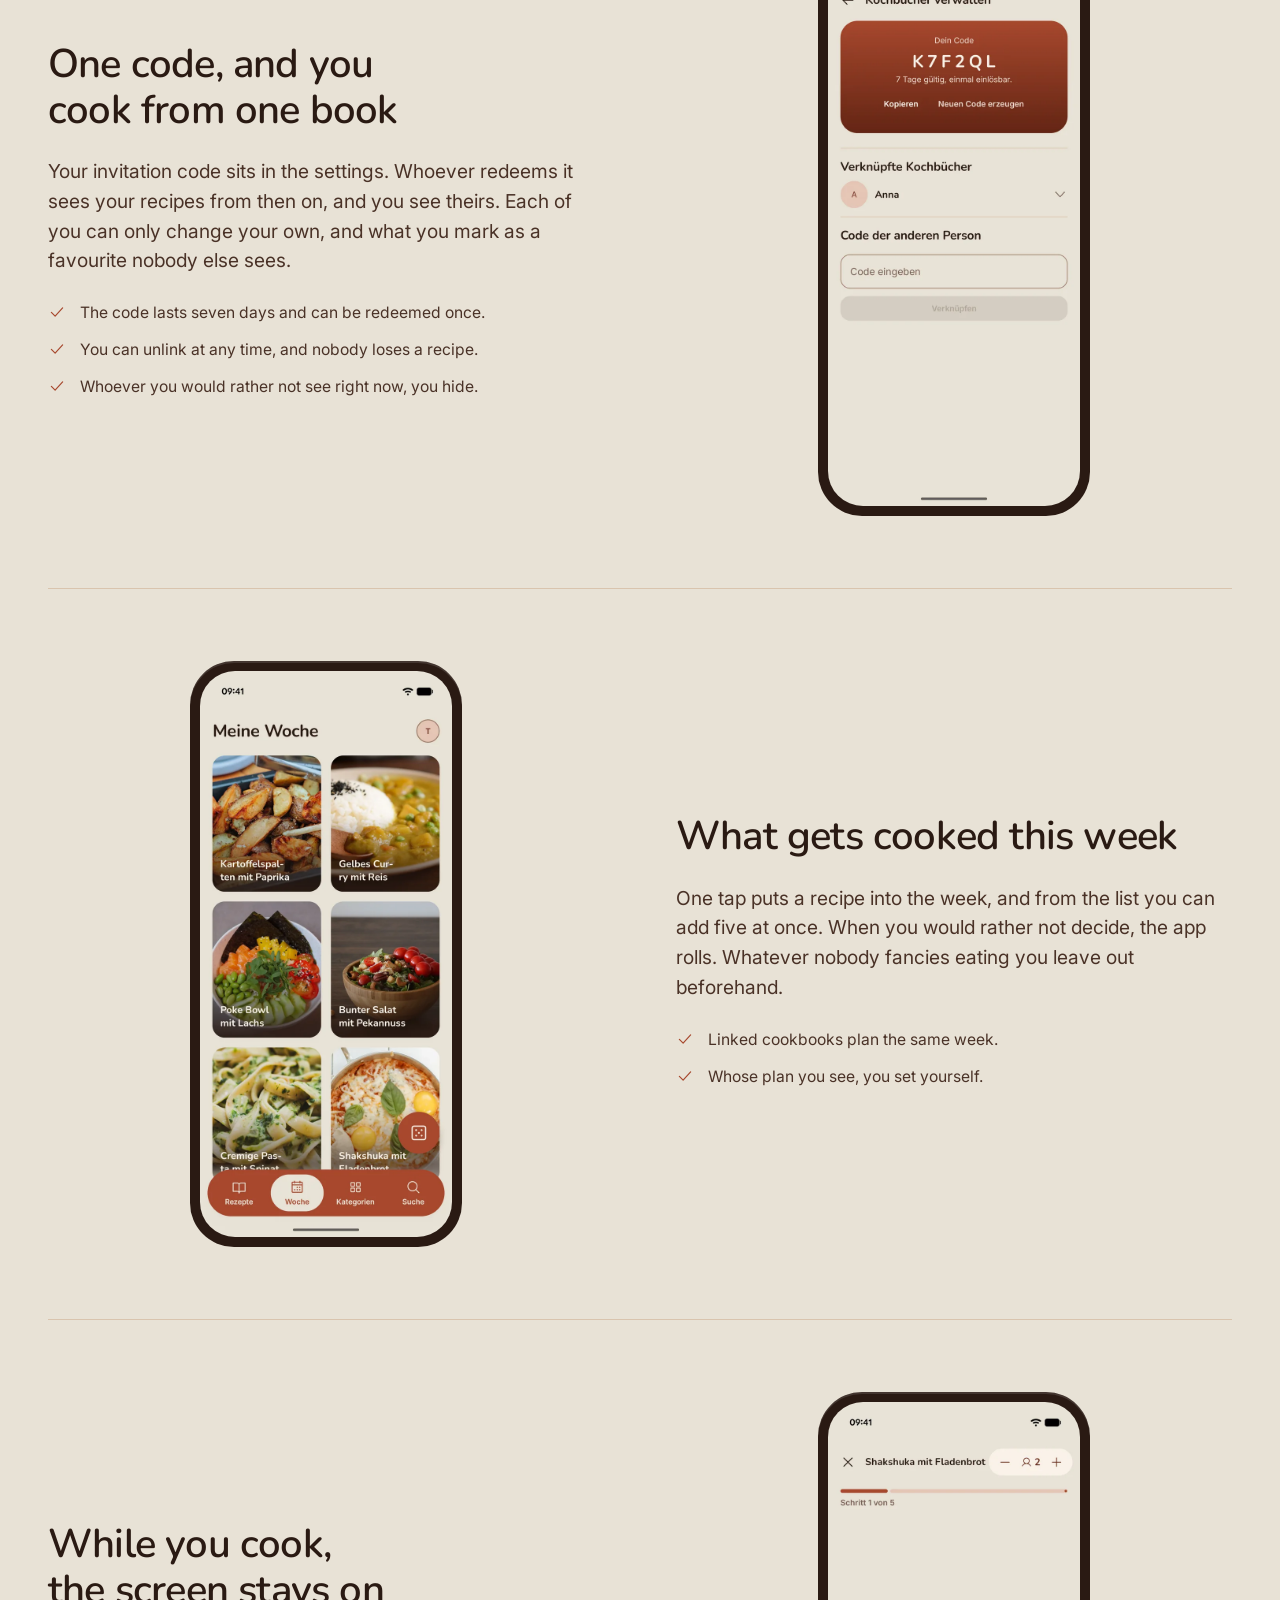
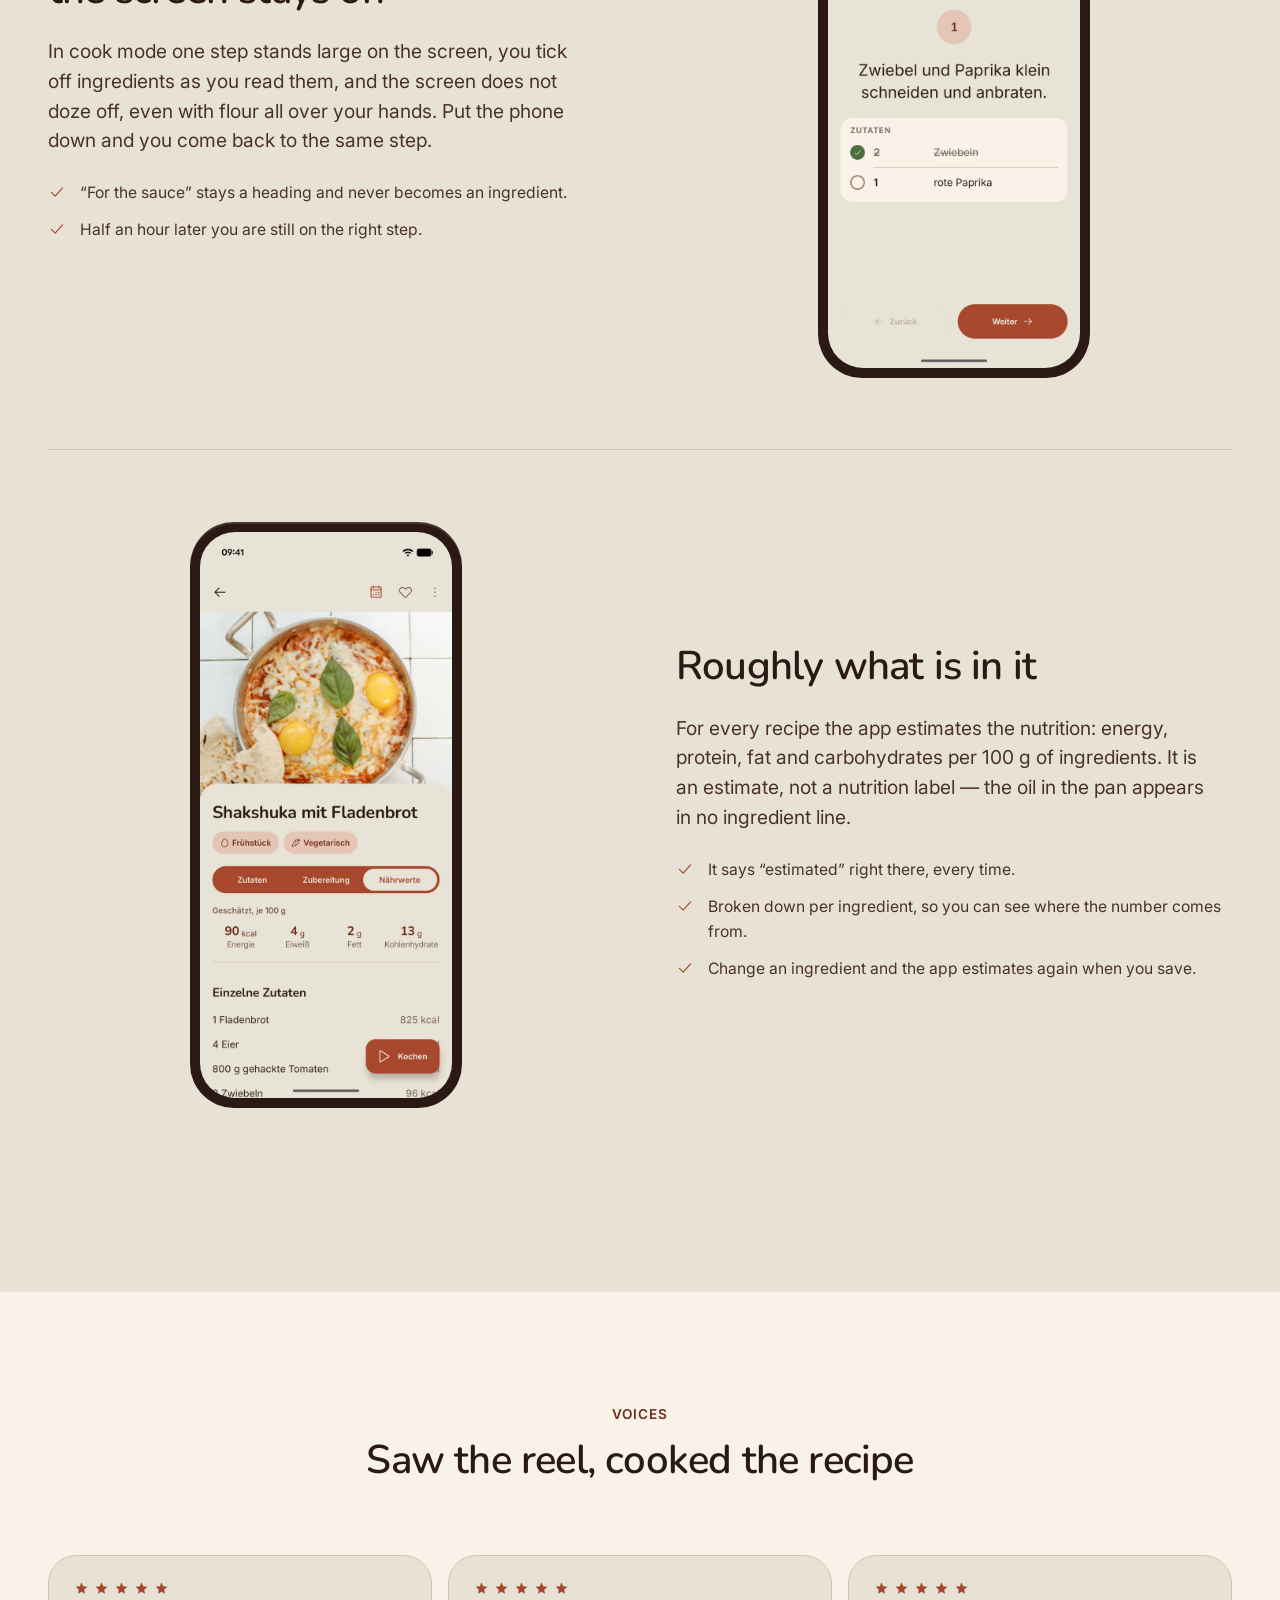
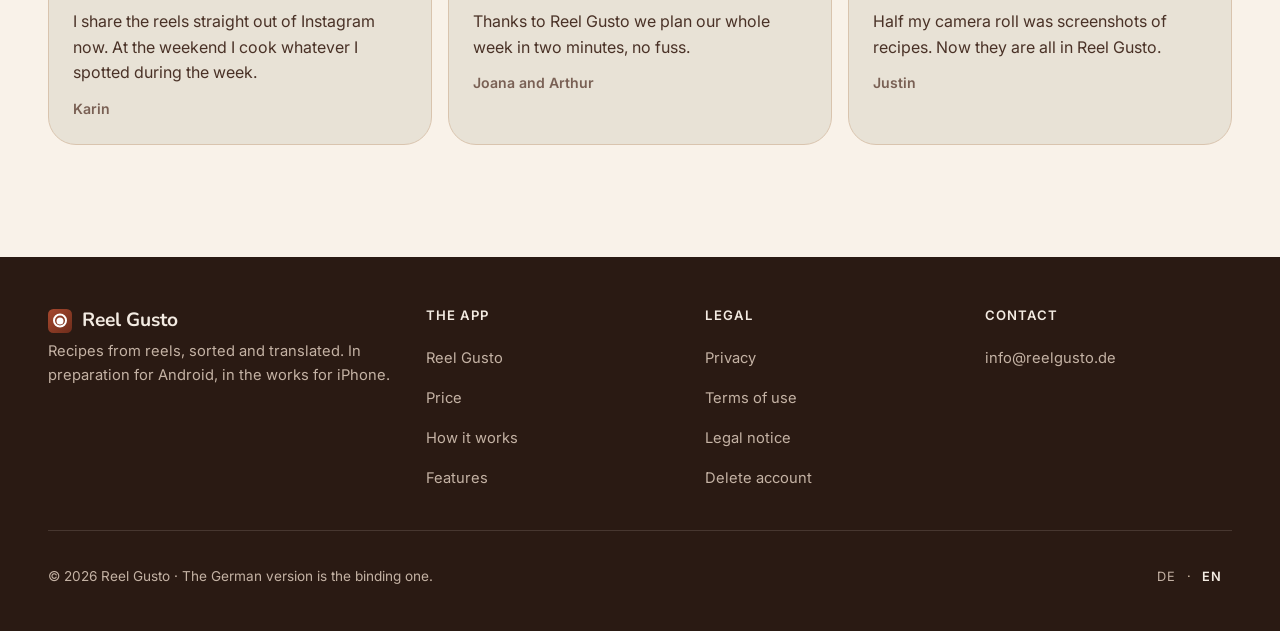
<file: en/index.html>
<!doctype html>
<html lang="en">
<head>
<meta charset="utf-8">
<meta name="viewport" content="width=device-width, initial-scale=1">
<!-- noindex, solange die Angaben Platzhalter sind (siehe web/README.md).
     Raus, sobald Anschrift und Kontakt stehen. -->
<meta name="robots" content="noindex">
<title>Reel Gusto — a reel becomes a recipe</title>
<link rel="icon" href="../bilder/logo.svg" type="image/svg+xml">
<link rel="apple-touch-icon" href="../bilder/logo-180.png">
<meta name="description" content="Share a reel from TikTok or Instagram and you get a finished recipe back: ingredients, steps, picture. Made for two, with a shared weekly plan. The first 15 recipes cost nothing, then €2.99 a month.">
<meta name="theme-color" content="#E8E2D6">
<link rel="stylesheet" href="../stil.css">
<link rel="stylesheet" href="../start.css">
<!-- Weiches Scrollen mit dem Mausrad. Zugabe: Ohne die Datei scrollt die
     Seite wie jede andere - siehe den Kopf von scrollen.js. -->
<script src="../scrollen.js" defer></script>
<!--
  Englische Fassung der Startseite. Die deutschen Fassungen sind die
  verbindlichen - siehe den Hinweis am Fuss der Rechtsseiten.

  Aufbau, Klassen und Reihenfolge sind woertlich dieselben wie in
  ../index.html; wer dort etwas aendert, aendert es hier mit.
-->
</head>
<body class="start">

<a class="sprung" href="#inhalt">Skip to content</a>

<!--
  THESIS: This page shows the transformation itself - shared caption on the
  left, finished recipe on the right - instead of the wall of icon-title-text
  cards every app landing page in this category ships. And from every scroll
  position it leads to one place: the get-it block.
  OWN-WORLD: The app's palette (sand ground, ink depth, clay accent, sage as
  the second voice), Domine for headings only, system sans for text, 28px
  radii, NO shadows (separation comes from border and surface tone), drawn SVG
  icons at one stroke weight. Two
  saturated full-bleed bands break the light ground: the dark proof band and
  the clay-gradient get-it band.
  STORY: The visitor understands at a glance that a shared link becomes a clean
  recipe; then sees the four reasons to want the app; believes them because
  three are backed by real screenshots; gets it - knowing what it costs.
  FIRST VIEWPORT: On the left the line "Your reels become recipes" at full display
  size, deck, the get-it button, the price line and the honest status line; on
  the right the phone with the real recipe list, slightly tilted. Plus, from the
  first pixel and at every scroll position, the same button in the header.
  FORM: The opened cookbook spread - text left, object right - second of the
  derived structures. No seed key: Node is not installed on this machine, so
  concept-seed.mjs could not run.
  FINISH: unreviewed und undocumented ist unfertig; dieser Build endet mit der
  Durchsicht, dem Urteil und DESIGN.md.
-->

<!-- Die Symbole. Eine Strichstaerke (1.6), ein Stil, keine Emoji als Icon. -->
<svg width="0" height="0" style="position:absolute" aria-hidden="true" focusable="false">
  <defs>
    <g id="i-kalender" fill="none" stroke="currentColor" stroke-width="1.6" stroke-linecap="round" stroke-linejoin="round">
      <rect x="3.5" y="5" width="17" height="15" rx="3"/>
      <path d="M3.5 10h17M8 3.5v3M16 3.5v3"/>
      <path d="M7.5 14h3M13.5 14h3M7.5 17h3"/>
    </g>
    <g id="i-pfeil-rechts" fill="none" stroke="currentColor" stroke-width="1.6" stroke-linecap="round" stroke-linejoin="round">
      <path d="M4.5 12h14M13 6.5l5.5 5.5L13 17.5"/>
    </g>
    <g id="i-haken" fill="none" stroke="currentColor" stroke-width="1.6" stroke-linecap="round" stroke-linejoin="round">
      <path d="m4.5 12.5 5 5 10-11"/>
    </g>
    <g id="i-topf" fill="none" stroke="currentColor" stroke-width="1.6" stroke-linecap="round" stroke-linejoin="round">
      <path d="M4.5 9.5h15v5.8A4.7 4.7 0 0 1 14.8 20H9.2a4.7 4.7 0 0 1-4.7-4.7z"/>
      <path d="M4.5 12H3M19.5 12H21M9 6.5s-.8-1.2 0-2.5M12 6.5s-.8-1.2 0-2.5M15 6.5s-.8-1.2 0-2.5"/>
    </g>
    <g id="i-personen" fill="none" stroke="currentColor" stroke-width="1.6" stroke-linecap="round" stroke-linejoin="round">
      <circle cx="9.5" cy="8" r="3"/>
      <path d="M3.5 19.5a6 6 0 0 1 12 0"/>
      <path d="M16 5.4a3 3 0 0 1 0 5.2M17 14.2a6 6 0 0 1 3.5 5.3"/>
    </g>
    <!-- Portionen: der Stepper aus dem Rezeptdetail, minus links, plus rechts. -->
    <g id="i-portionen" fill="none" stroke="currentColor" stroke-width="1.6" stroke-linecap="round" stroke-linejoin="round">
      <rect x="2.5" y="8" width="19" height="8" rx="4"/>
      <path d="M6 12h3.5M14.5 12h3.5M16.25 10.25v3.5"/>
    </g>
    <!-- Der gefuellte Stern der Bewertungen. Der offene (i-stern) bleibt fuer die Liste. -->
    <g id="i-stern-voll" fill="currentColor" stroke="none">
      <path d="M12 3.6 14.4 8.9l5.8.7-4.3 4 1.1 5.7L12 16.5l-5 2.8 1.1-5.7-4.3-4 5.8-.7z"/>
    </g>
    <!-- Von Hand eintragen: Stift auf Zeile. -->
    <g id="i-stift" fill="none" stroke="currentColor" stroke-width="1.6" stroke-linecap="round" stroke-linejoin="round">
      <path d="M15.6 4.6a2 2 0 0 1 2.8 2.8L9.6 16.2l-3.7.9.9-3.7z"/>
      <path d="M4.5 20.5h15"/>
    </g>
  </defs>
</svg>

<header class="kopf" id="seitenkopf">
  <div class="bahn kopf-reihe">
    <a class="marke" href="./">
      <img class="marke-logo" src="../bilder/logo.svg" width="26" height="26" alt="">
      Reel Gusto
    </a>
    <nav class="kopf-nav" aria-label="Sections">
      <a class="nur-breit" href="#staerken">Reel Gusto</a>
      <a class="nur-breit" href="#holen">Price</a>
      <a class="nur-breit" href="#funktionen">Features</a>
      <span class="sprachen">
        <a href="../" hreflang="de">DE</a>
        <span class="teiler" aria-hidden="true">·</span>
        <span aria-current="true">EN</span>
      </span>
      <a class="knopf knopf-voll knopf-kopf" href="#holen">Download</a>
    </nav>
  </div>
</header>

<main id="inhalt" tabindex="-1">

  <!-- ------------------------------------------------------------------ -->
  <section class="held-start">
    <!--
      Das Foto ist der Grund des ersten Bildes, nicht ein Bild daneben: Der
      frueher hier stehende gekippte Telefonrahmen ist darin aufgegangen - das
      Geraet auf der Arbeitsplatte IST das Telefon. Es liegt bewusst rechts und
      der Text links; die Aufnahme ist so angelegt.

      `object-fit: cover` fuellt die Bahn immer vollstaendig und schneidet den
      Ueberschuss symmetrisch ab. Weisse Balken kann es damit nicht geben - auch
      nicht auf 21:9, auch nicht auf 32:9. Was sich aendert, ist nur, wie viel
      man sieht: auf einem Telefon hochkant die mittleren rund 40 Prozent.
    -->
    <img class="held-foto" src="../bilder/header.webp"
         width="2560" height="1174" fetchpriority="high" decoding="async"
         alt="A smartphone lying on a light wooden worktop showing the app recipe list, next to cherry tomatoes, a wooden spoon and dry spaghetti.">
    <!--
      KEIN Schleier hinter dem Text, und das ist gemessen: Auf dieser Platte
      kommt Ink900 in der linken Bildhaelfte im Mittel auf 9,9:1 und im
      dunkelsten Punkt noch auf 7,3:1 - kein einziger Messpunkt faellt unter
      4,5:1. Wer das Foto gegen ein dunkleres tauscht, misst neu und legt
      gegebenenfalls einen Sand50-Verlauf darunter; eine erste, dunklere Fassung
      dieses Bildes kam im Schatten auf 2,5:1 und haette einen gebraucht.
    -->
    <div class="bahn held-raster">
      <div class="held-text">
        <!-- Fixed breaks so the German and English line are the same height:
             without them Domine set the English in two lines and the German
             in three, at the same character count per line. -->
        <h1>Your reels<br>become<br>recipes</h1>
        <p class="gross">
          Last night's pasta reel, that curry from your feed: Reel Gusto turns reels
          from TikTok and Instagram into real recipes. Collect everything you feel
          like cooking, cook it, and share your cookbook with your friends – all in
          one app.
        </p>
        <div class="knopf-reihe">
          <a class="knopf knopf-voll" href="#holen">
            Download now
            <svg width="18" height="18" viewBox="0 0 24 24" aria-hidden="true"><use href="#i-pfeil-rechts"/></svg>
          </a>
          <a class="knopf knopf-sand" href="#verwandlung">Explore now</a>
        </div>
      </div>
    </div>
  </section>

  <!-- ------------------------------------------------------------------ -->
  <section class="band" id="staerken">
    <div class="bahn" data-auftritt-gruppe>

      <div class="staerken-kopf" data-auftritt>
        <p class="augenbraue">Your recipe collection</p>
        <h2>From your feed into the app</h2>
      </div>

      <div class="staerken-raster">

        <article class="staerke" data-auftritt>
          <svg class="staerke-zeichen" width="44" height="44" viewBox="0 0 24 24" aria-hidden="true"><use href="#i-personen"/></svg>
          <h3>One cookbook for two</h3>
          <p>
            You send a six-character code, the person you cook with redeems it, done.
            From then on every recipe sits with both of you, whoever found it.
          </p>
        </article>

        <article class="staerke" data-auftritt>
          <svg class="staerke-zeichen" width="44" height="44" viewBox="0 0 24 24" aria-hidden="true"><use href="#i-kalender"/></svg>
          <h3>A weekly plan you share</h3>
          <p>
            Pasta on Monday, curry on Wednesday. What gets cooked lives in one place,
            and when you would rather not decide, the app rolls the week for you.
          </p>
        </article>

        <article class="staerke" data-auftritt>
          <svg class="staerke-zeichen" width="44" height="44" viewBox="0 0 24 24" aria-hidden="true"><use href="#i-portionen"/></svg>
          <h3>Scale the servings</h3>
          <p>
            Cooking for two instead of four? Turn the servings down and the amounts
            follow: 250 g becomes 125 g, a teaspoon becomes half of one.
          </p>
        </article>

        <article class="staerke" data-auftritt>
          <svg class="staerke-zeichen" width="44" height="44" viewBox="0 0 24 24" aria-hidden="true"><use href="#i-stift"/></svg>
          <h3>Your own recipes</h3>
          <p>
            Grandma's tray bake is on no reel. That one you type in yourself, take a
            photo of it, and it sits among all the others.
          </p>
        </article>

      </div>
    </div>
  </section>

  <!-- ------------------------------------------------------------------ -->
  <section class="band band-clay" id="holen">
    <div class="bahn holen-raster" data-auftritt-gruppe>

      <div class="holen-haupt" data-auftritt>
        <h2>The first 15 recipes are on us</h2>
        <p class="gross" style="margin-top:var(--sp-xl)">
          Give Reel Gusto a try: the first 15 imports are on us, and we will do our
          best to win you over.
        </p>

        <!--
          Die offiziellen Abzeichen von Google und Apple, unveraendert aus deren
          Markenportalen (Herkunft und Regeln: web/README.md). Sie sind
          weiterhin KEINE Links: Die Store-Eintraege gibt es noch nicht, und
          beide Richtlinien verlangen, dass das Abzeichen auf den Eintrag
          zeigt. Deshalb steht neben jedem, woran es gerade ist - ohne diesen
          Zusatz behauptet ein Abzeichen Verfuegbarkeit.

          Die Masse am <img> sind die der Datei; die Anzeigehoehe steht in
          start.css. Die beiden Play-Dateien sind auf ihre sichtbare Flaeche
          zugeschnitten, damit sie neben dem Apple-Abzeichen gleich gross
          stehen - der von Google verlangte Freiraum kommt aus dem Layout.
        -->
        <div class="store-liste">
          <div class="store-badge">
            <img src="../bilder/badge-google-play-en.png"
                 width="564" height="168" loading="lazy" decoding="async"
                 alt="Get it on Google Play">
            <span class="store-status">soon</span>
          </div>
          <div class="store-badge">
            <img src="../bilder/badge-app-store-en.svg"
                 width="120" height="40" loading="lazy" decoding="async"
                 alt="Download on the App Store">
            <span class="store-status">in the works</span>
          </div>
        </div>
      </div>

      <!--
        Die beiden Tarife nebeneinander. Der Umschalter monatlich/jaehrlich ist
        ein Paar Radio-Knoepfe plus :has() und KEIN JavaScript: Die Seite kommt
        sonst ohne aus, und ein Preis, den erst ein Skript einsetzt, ist bei
        abgeschaltetem JavaScript ein leeres Feld. Wo :has() fehlt, bleibt der
        MONATSPREIS stehen - also der hoehere. Eine Anzeige, die zu niedrig
        faellt, waere die falsche Richtung (PAngV).
      -->
      <div class="plan-paar">

        <article class="plan" data-auftritt style="--i:1">
          <h3>Free</h3>
          <p class="plan-satz">Everything you need to start.</p>
          <ul class="plan-liste">
            <li><svg width="17" height="17" viewBox="0 0 24 24" aria-hidden="true"><use href="#i-haken"/></svg><span><b>15 recipes</b>, one time</span></li>
            <li><svg width="17" height="17" viewBox="0 0 24 24" aria-hidden="true"><use href="#i-haken"/></svg><span>Link <b>one</b> cookbook</span></li>
            <li><svg width="17" height="17" viewBox="0 0 24 24" aria-hidden="true"><use href="#i-haken"/></svg><span>Your recipes stay yours, after that too</span></li>
            <li><svg width="17" height="17" viewBox="0 0 24 24" aria-hidden="true"><use href="#i-haken"/></svg><span>Weekly plan and favourites</span></li>
            <li><svg width="17" height="17" viewBox="0 0 24 24" aria-hidden="true"><use href="#i-haken"/></svg><span>Cook mode, search and categories</span></li>
          </ul>
        </article>

        <article class="plan plan-voll" data-auftritt style="--i:1">
          <div class="takt-schalter">
            <input class="takt-eingabe" type="radio" name="takt" id="takt-monat" checked>
            <label for="takt-monat">Monthly</label>
            <input class="takt-eingabe" type="radio" name="takt" id="takt-jahr">
            <label for="takt-jahr">Yearly<span class="takt-sparen">−16 %</span></label>
          </div>

          <h3>Premium</h3>

          <p class="plan-preis">
            <b class="nur-monat">€2.99</b><b class="nur-jahr">€29.99</b>
            <span class="nur-monat">per month, VAT included</span><span class="nur-jahr">per year, VAT included</span>
          </p>
          <p class="plan-satz nur-monat">Billed monthly, cancel any time.</p>
          <p class="plan-satz nur-jahr">That is €2.50 a month. Cancel any time.</p>

          <ul class="plan-liste">
            <li><svg width="17" height="17" viewBox="0 0 24 24" aria-hidden="true"><use href="#i-haken"/></svg><span>As many recipes as you like</span></li>
            <li><svg width="17" height="17" viewBox="0 0 24 24" aria-hidden="true"><use href="#i-haken"/></svg><span>As many cookbooks as there are of you</span></li>
            <li><svg width="17" height="17" viewBox="0 0 24 24" aria-hidden="true"><use href="#i-haken"/></svg><span>Everything in the free version</span></li>
            <li><svg width="17" height="17" viewBox="0 0 24 24" aria-hidden="true"><use href="#i-haken"/></svg><span>New features at no extra cost</span></li>
          </ul>
        </article>

      </div>

    </div>
  </section>

  <!-- ------------------------------------------------------------------ -->
  <section class="band band-dunkel" id="verwandlung">
    <div class="bahn">

      <div class="verwandlung-kopf" data-auftritt>
        <h2>This caption becomes this recipe</h2>
        <p class="gross">
          In the caption the quantities sit mid-sentence, between emoji and hashtags,
          and the cook often says the method only in the video. Reel Gusto listens in,
          sorts the ingredients to the top and translates what is in German or Italian.
        </p>
      </div>

      <div class="verwandlung" id="verwandlung-block">
        <div class="blatt blatt-roh">
          <div class="blatt-kopf">
            <span class="blatt-marke">Shared post</span>
          </div>
          <p class="roh-text">🍋 CREAMY LEMON PASTA ✨ the fastest dinner of the week, promise!!

ingredients for 2:
250g linguine, 200g spinach (fresh!), 1 lemon, 150g cream cheese, 2 cloves of garlic, 40g parmesan, olive oil, salt &amp; pepper

everything else in the video 👆 don't forget to save
<span class="hash">#pasta #lemonpasta #weeknightdinner #recipes</span></p>
        </div>

        <!--
          Ein Pfeil, EINE Richtung. Hier stand ein Doppelpfeil, und der
          behauptete, die Verwandlung liefe auch rueckwaerts - aus dem Rezept
          wieder eine Caption. Sie laeuft von links nach rechts, und nur so.
        -->
        <div class="pfeil" aria-hidden="true">
          <svg viewBox="0 0 24 24"><use href="#i-pfeil-rechts"/></svg>
        </div>

        <div class="blatt blatt-rezept">
          <div class="blatt-kopf">
            <span class="blatt-marke stufe" style="--i:0">In your cookbook</span>
          </div>
          <div class="rezept-titel stufe" style="--i:1">Creamy lemon pasta with spinach</div>
          <div class="rezept-meta stufe" style="--i:2">
            <span class="marke-chip">
              <svg width="13" height="13" viewBox="0 0 24 24" aria-hidden="true"><use href="#i-topf"/></svg>
              Pasta
            </span>
            <span>2 servings · 20 minutes</span>
          </div>

          <div class="rezept-spalten">
            <div class="stufe" style="--i:3">
              <h3>Ingredients</h3>
              <ul class="zutaten">
                <li class="gruppe">For the sauce</li>
                <li><span class="menge">150 g</span> cream cheese</li>
                <li><span class="menge">1</span> lemon, zest and juice</li>
                <li><span class="menge">2</span> cloves of garlic</li>
                <li><span class="menge">40 g</span> parmesan</li>
                <li class="gruppe">Alongside</li>
                <li><span class="menge">250 g</span> linguine</li>
                <li><span class="menge">200 g</span> spinach, fresh</li>
                <li><span class="menge">2 tbsp</span> olive oil</li>
              </ul>
            </div>
            <div class="stufe" style="--i:4">
              <h3>Method</h3>
              <ol class="schritte">
                <li><span class="nr">1</span><span>Cook the linguine until al dente, keep a cup of the cooking water.</span></li>
                <li><span class="nr">2</span><span>Sweat the garlic in olive oil, add the spinach and let it wilt.</span></li>
                <li><span class="nr">3</span><span>Stir in cream cheese, lemon zest and juice, loosen with cooking water.</span></li>
                <li><span class="nr">4</span><span>Fold in the pasta, season with parmesan, salt and pepper.</span></li>
              </ol>
            </div>
          </div>
        </div>
      </div>

    </div>
  </section>

  <!-- ------------------------------------------------------------------ -->
  <section class="band" id="funktionen">
    <div class="bahn">

      <div class="zug" data-auftritt-gruppe>
        <div class="zug-text" data-auftritt>
          <h2>One code, and you cook from one book</h2>
          <p class="gross">
            Your invitation code sits in the settings. Whoever redeems it sees your
            recipes from then on, and you see theirs. Each of you can only change your
            own, and what you mark as a favourite nobody else sees.
          </p>
          <ul class="zug-punkte">
            <li><svg width="18" height="18" viewBox="0 0 24 24" aria-hidden="true"><use href="#i-haken"/></svg>
              <span>The code lasts seven days and can be redeemed once.</span></li>
            <li><svg width="18" height="18" viewBox="0 0 24 24" aria-hidden="true"><use href="#i-haken"/></svg>
              <span>You can unlink at any time, and nobody loses a recipe.</span></li>
            <li><svg width="18" height="18" viewBox="0 0 24 24" aria-hidden="true"><use href="#i-haken"/></svg>
              <span>Whoever you would rather not see right now, you hide.</span></li>
          </ul>
        </div>
        <div class="zug-bild" data-auftritt style="--i:1">
          <div class="telefon">
            <img class="schirm-bild" src="../bilder/app-kochbuecher.webp"
                 width="640" height="1436" loading="lazy" decoding="async"
                 alt="Cookbook settings: your own invitation code and one linked cookbook.">
          </div>
        </div>
      </div>

      <div class="zug zug-gedreht" data-auftritt-gruppe>
        <div class="zug-text" data-auftritt>
          <h2>What gets cooked this week</h2>
          <p class="gross">
            One tap puts a recipe into the week, and from the list you can add five at
            once. When you would rather not decide, the app rolls. Whatever nobody
            fancies eating you leave out beforehand.
          </p>
          <ul class="zug-punkte">
            <li><svg width="18" height="18" viewBox="0 0 24 24" aria-hidden="true"><use href="#i-haken"/></svg>
              <span>Linked cookbooks plan the same week.</span></li>
            <li><svg width="18" height="18" viewBox="0 0 24 24" aria-hidden="true"><use href="#i-haken"/></svg>
              <span>Whose plan you see, you set yourself.</span></li>
          </ul>
        </div>
        <div class="zug-bild" data-auftritt style="--i:1">
          <div class="telefon">
            <img class="schirm-bild" src="../bilder/app-woche.webp"
                 width="640" height="1436" loading="lazy" decoding="async"
                 alt="The weekly plan with six planned recipes and the dice button in the bottom right.">
          </div>
        </div>
      </div>

      <div class="zug" data-auftritt-gruppe>
        <div class="zug-text" data-auftritt>
          <h2>While you cook, the screen stays on</h2>
          <p class="gross">
            In cook mode one step stands large on the screen, you tick off ingredients
            as you read them, and the screen does not doze off, even with flour all
            over your hands. Put the phone down and you come back to the same step.
          </p>
          <ul class="zug-punkte">
            <li><svg width="18" height="18" viewBox="0 0 24 24" aria-hidden="true"><use href="#i-haken"/></svg>
              <span>“For the sauce” stays a heading and never becomes an ingredient.</span></li>
            <li><svg width="18" height="18" viewBox="0 0 24 24" aria-hidden="true"><use href="#i-haken"/></svg>
              <span>Half an hour later you are still on the right step.</span></li>
          </ul>
        </div>
        <div class="zug-bild" data-auftritt style="--i:1">
          <div class="telefon">
            <img class="schirm-bild" src="../bilder/app-kochmodus.webp"
                 width="640" height="1436" loading="lazy" decoding="async"
                 alt="Cooking mode: step 1 of 5 shown large, with that step's ingredients below it, one of them ticked off.">
          </div>
        </div>
      </div>

      <!--
        Nutrition comes LAST and stays understated: it is an estimate, and a
        calorie figure looks the same estimated as measured. Heading, body text
        AND the first bullet all say so - whoever shortens this block removes
        exactly the part that makes it true. No nutrition-label look, no wording
        that suggests a mandatory declaration (EU FIC).
      -->
      <div class="zug zug-gedreht" data-auftritt-gruppe>
        <div class="zug-text" data-auftritt>
          <h2>Roughly what is in it</h2>
          <p class="gross">
            For every recipe the app estimates the nutrition: energy, protein, fat and
            carbohydrates per 100&nbsp;g of ingredients. It is an estimate, not a nutrition
            label &mdash; the oil in the pan appears in no ingredient line.
          </p>
          <ul class="zug-punkte">
            <li><svg width="18" height="18" viewBox="0 0 24 24" aria-hidden="true"><use href="#i-haken"/></svg>
              <span>It says &ldquo;estimated&rdquo; right there, every time.</span></li>
            <li><svg width="18" height="18" viewBox="0 0 24 24" aria-hidden="true"><use href="#i-haken"/></svg>
              <span>Broken down per ingredient, so you can see where the number comes from.</span></li>
            <li><svg width="18" height="18" viewBox="0 0 24 24" aria-hidden="true"><use href="#i-haken"/></svg>
              <span>Change an ingredient and the app estimates again when you save.</span></li>
          </ul>
        </div>
        <div class="zug-bild" data-auftritt style="--i:1">
          <div class="telefon">
            <img class="schirm-bild" src="../bilder/app-naehrwerte.webp"
                 width="640" height="1436" loading="lazy" decoding="async"
                 alt="A recipe's nutrition tab: estimated values per 100 g and the per-ingredient breakdown below.">
          </div>
        </div>
      </div>


    </div>
  </section>

  <!-- ------------------------------------------------------------------ -->
  <section class="band band-sand" id="stimmen">
    <div class="bahn" data-auftritt-gruppe>

      <div class="staerken-kopf" data-auftritt>
        <p class="augenbraue">Voices</p>
        <h2>Saw the reel, cooked the recipe</h2>
      </div>

      <!--
        Die Namen sind seit dem 11.09.2026 echte Tester aus dem Umfeld (Karin,
        Joana und Arthur, Justin); die Saetze sind ihnen zugeschrieben, aber
        noch nicht woertlich von ihnen bestaetigt. Vor dem Store-Start jede
        Stimme einmal freigeben lassen: Eine Bewertung, die so nie gefallen
        ist, bleibt irrefuehrende Werbung (Paragraf 5b Absatz 3 UWG).
      -->
      <div class="stimmen-raster">
        <figure class="stimme" data-auftritt>
          <div class="sterne" role="img" aria-label="5 out of 5 stars"><svg width="17" height="17" viewBox="0 0 24 24" aria-hidden="true"><use href="#i-stern-voll"/></svg><svg width="17" height="17" viewBox="0 0 24 24" aria-hidden="true"><use href="#i-stern-voll"/></svg><svg width="17" height="17" viewBox="0 0 24 24" aria-hidden="true"><use href="#i-stern-voll"/></svg><svg width="17" height="17" viewBox="0 0 24 24" aria-hidden="true"><use href="#i-stern-voll"/></svg><svg width="17" height="17" viewBox="0 0 24 24" aria-hidden="true"><use href="#i-stern-voll"/></svg></div>
          <blockquote>I share the reels straight out of Instagram now. At the weekend I cook whatever I spotted during the week.</blockquote>
          <figcaption>Karin</figcaption>
        </figure>
        <figure class="stimme" data-auftritt>
          <div class="sterne" role="img" aria-label="5 out of 5 stars"><svg width="17" height="17" viewBox="0 0 24 24" aria-hidden="true"><use href="#i-stern-voll"/></svg><svg width="17" height="17" viewBox="0 0 24 24" aria-hidden="true"><use href="#i-stern-voll"/></svg><svg width="17" height="17" viewBox="0 0 24 24" aria-hidden="true"><use href="#i-stern-voll"/></svg><svg width="17" height="17" viewBox="0 0 24 24" aria-hidden="true"><use href="#i-stern-voll"/></svg><svg width="17" height="17" viewBox="0 0 24 24" aria-hidden="true"><use href="#i-stern-voll"/></svg></div>
          <blockquote>Thanks to Reel Gusto we plan our whole week in two minutes, no fuss.</blockquote>
          <figcaption>Joana and Arthur</figcaption>
        </figure>
        <figure class="stimme" data-auftritt>
          <div class="sterne" role="img" aria-label="5 out of 5 stars"><svg width="17" height="17" viewBox="0 0 24 24" aria-hidden="true"><use href="#i-stern-voll"/></svg><svg width="17" height="17" viewBox="0 0 24 24" aria-hidden="true"><use href="#i-stern-voll"/></svg><svg width="17" height="17" viewBox="0 0 24 24" aria-hidden="true"><use href="#i-stern-voll"/></svg><svg width="17" height="17" viewBox="0 0 24 24" aria-hidden="true"><use href="#i-stern-voll"/></svg><svg width="17" height="17" viewBox="0 0 24 24" aria-hidden="true"><use href="#i-stern-voll"/></svg></div>
          <blockquote>Half my camera roll was screenshots of recipes. Now they are all in Reel Gusto.</blockquote>
          <figcaption>Justin</figcaption>
        </figure>
      </div>

    </div>
  </section>

</main>

<footer class="seitenfuss">
  <div class="bahn">
    <div class="fuss-raster">
      <div>
        <a class="fuss-marke" href="./">
          <img class="marke-logo" src="../bilder/logo.svg" width="24" height="24" alt="">
          Reel Gusto
        </a>
        <p class="fuss-satz">
          Recipes from reels, sorted and translated. In preparation for Android, in the
          works for iPhone.
        </p>
      </div>
      <div class="fuss-spalte">
        <b>The app</b>
        <a href="#staerken">Reel Gusto</a>
        <a href="#holen">Price</a>
        <a href="#verwandlung">How it works</a>
        <a href="#funktionen">Features</a>
      </div>
      <div class="fuss-spalte">
        <b>Legal</b>
        <a href="privacy/index.html">Privacy</a>
        <a href="terms/index.html">Terms of use</a>
        <a href="legal-notice/index.html">Legal notice</a>
        <a href="delete-account/index.html">Delete account</a>
      </div>
      <div class="fuss-spalte">
        <b>Contact</b>
        <a href="mailto:info@reelgusto.de">info@reelgusto.de</a>
      </div>
    </div>
    <div class="fuss-zeile">
      <span>© 2026 Reel Gusto · The German version is the binding one.</span>
      <span class="sprachen">
        <a href="../" hreflang="de">DE</a>
        <span class="teiler" aria-hidden="true">·</span>
        <span aria-current="true">EN</span>
      </span>
    </div>
  </div>
</footer>

<script>
/*
  Wortgleich mit ../index.html - siehe die Begruendung dort.
*/
(function () {
  var kopf = document.getElementById('seitenkopf');
  var amAnschlag = false;
  addEventListener('scroll', function () {
    var jetzt = scrollY > 8;
    if (jetzt !== amAnschlag) {
      amAnschlag = jetzt;
      kopf.setAttribute('data-gescrollt', jetzt ? 'ja' : 'nein');
    }
  }, { passive: true });

  var ruhig = matchMedia('(prefers-reduced-motion: reduce)');
  if (ruhig.matches || !('IntersectionObserver' in window)) return;

  document.documentElement.classList.add('auftritt-an');

  var beobachter = new IntersectionObserver(function (eintraege, b) {
    eintraege.forEach(function (e) {
      if (!e.isIntersecting) return;
      e.target.classList.add('ist-da');
      b.unobserve(e.target);
    });
  }, {
    /*
      Kein `threshold`, sondern ein von unten eingezogener Rand: Ein Schwellwert
      in Prozent wartet bei einer Bahn, die hoeher ist als das Fenster, auf
      etwas, das nie eintritt. So tritt jede Bahn ein, sobald sie ein Stueck
      weit im Bild steht - egal wie hoch sie ist.
    */
    rootMargin: '0px 0px -12% 0px'
  });

  var sofort = [];

  /*
    Was beim Laden schon ANGESCHNITTEN ist - oder knapp darunter liegt -,
    gehoert zum Auftakt und nicht zum Scrollen. Unter dem Foto steht auf jedem
    Fenster ein Stueck der naechsten Bahn im Bild; wartete sie auf den
    Beobachter, waere sie ein leerer Streifen, und zwar so lange, bis sie zu
    zwoelf Prozent im Bild steht. Sie laeuft deshalb im ersten Bild mit, nur
    zeitversetzt dahinter (`.im-ersten-bild`).

    Gemessen wird mit einem Drittel Fensterhoehe VORLAUF, und das ist der
    Punkt: Was man vom naechsten Block zuerst sieht, ist seine Polsterung -
    auf 900px Fensterhoehe faengt sein Inhalt erst rund 30px unter der Kante
    an. Ohne Vorlauf zaehlte er als "nicht im Bild", und der erste Zentimeter
    Scrollen zeigte wieder einen leeren Block.
  */
  function anmelden(el) {
    if (el.getBoundingClientRect().top < innerHeight * 1.33) {
      el.classList.add('im-ersten-bild');
      sofort.push(el);
    } else {
      beobachter.observe(el);
    }
  }

  var block = document.getElementById('verwandlung-block');
  if (block) {
    block.classList.add('laeuft');
    anmelden(block);
  }

  /*
    Beobachtet wird die GRUPPE - und nur dort, wo es keine gibt, das Einzelteil
    (`:not([data-auftritt-gruppe] *)`). Mit einem Beobachter je Teil entschied
    dessen Hoehe im Fenster ueber den Zeitpunkt: Der Kopf einer Bahn stand
    fertig da, waehrend die Spalten darunter noch nicht angefangen hatten.
  */
  Array.prototype.forEach.call(
    document.querySelectorAll(
      '[data-auftritt-gruppe], [data-auftritt]:not([data-auftritt-gruppe] *)'
    ),
    anmelden
  );

  /*
    Zwei Bilder warten, bevor `.ist-da` faellt: Im selben Bild gesetzt, in dem
    `.auftritt-an` den ausgeblendeten Grundzustand ueberhaupt erst einfuehrt,
    sieht der Browser keinen Wechsel und ueberspringt den Uebergang - das
    Stueck stuende dann hart da, statt mitzulaufen.

    Der Timer daneben ist die Sicherung, und er ist keine Zierde: In einem
    Hintergrund-Tab zeichnet der Browser keine Bilder, `requestAnimationFrame`
    kommt also nie - der angeschnittene Block bliebe unsichtbar, bis der Tab
    nach vorn geholt wird. Zweimal gesetzt schadet nicht, `classList.add`
    aendert beim zweiten Mal nichts.
  */
  function auftaktZeigen() {
    for (var i = 0; i < sofort.length; i++) sofort[i].classList.add('ist-da');
  }

  requestAnimationFrame(function () { requestAnimationFrame(auftaktZeigen); });
  setTimeout(auftaktZeigen, 120);
})();
</script>

</body>
</html>
</file>
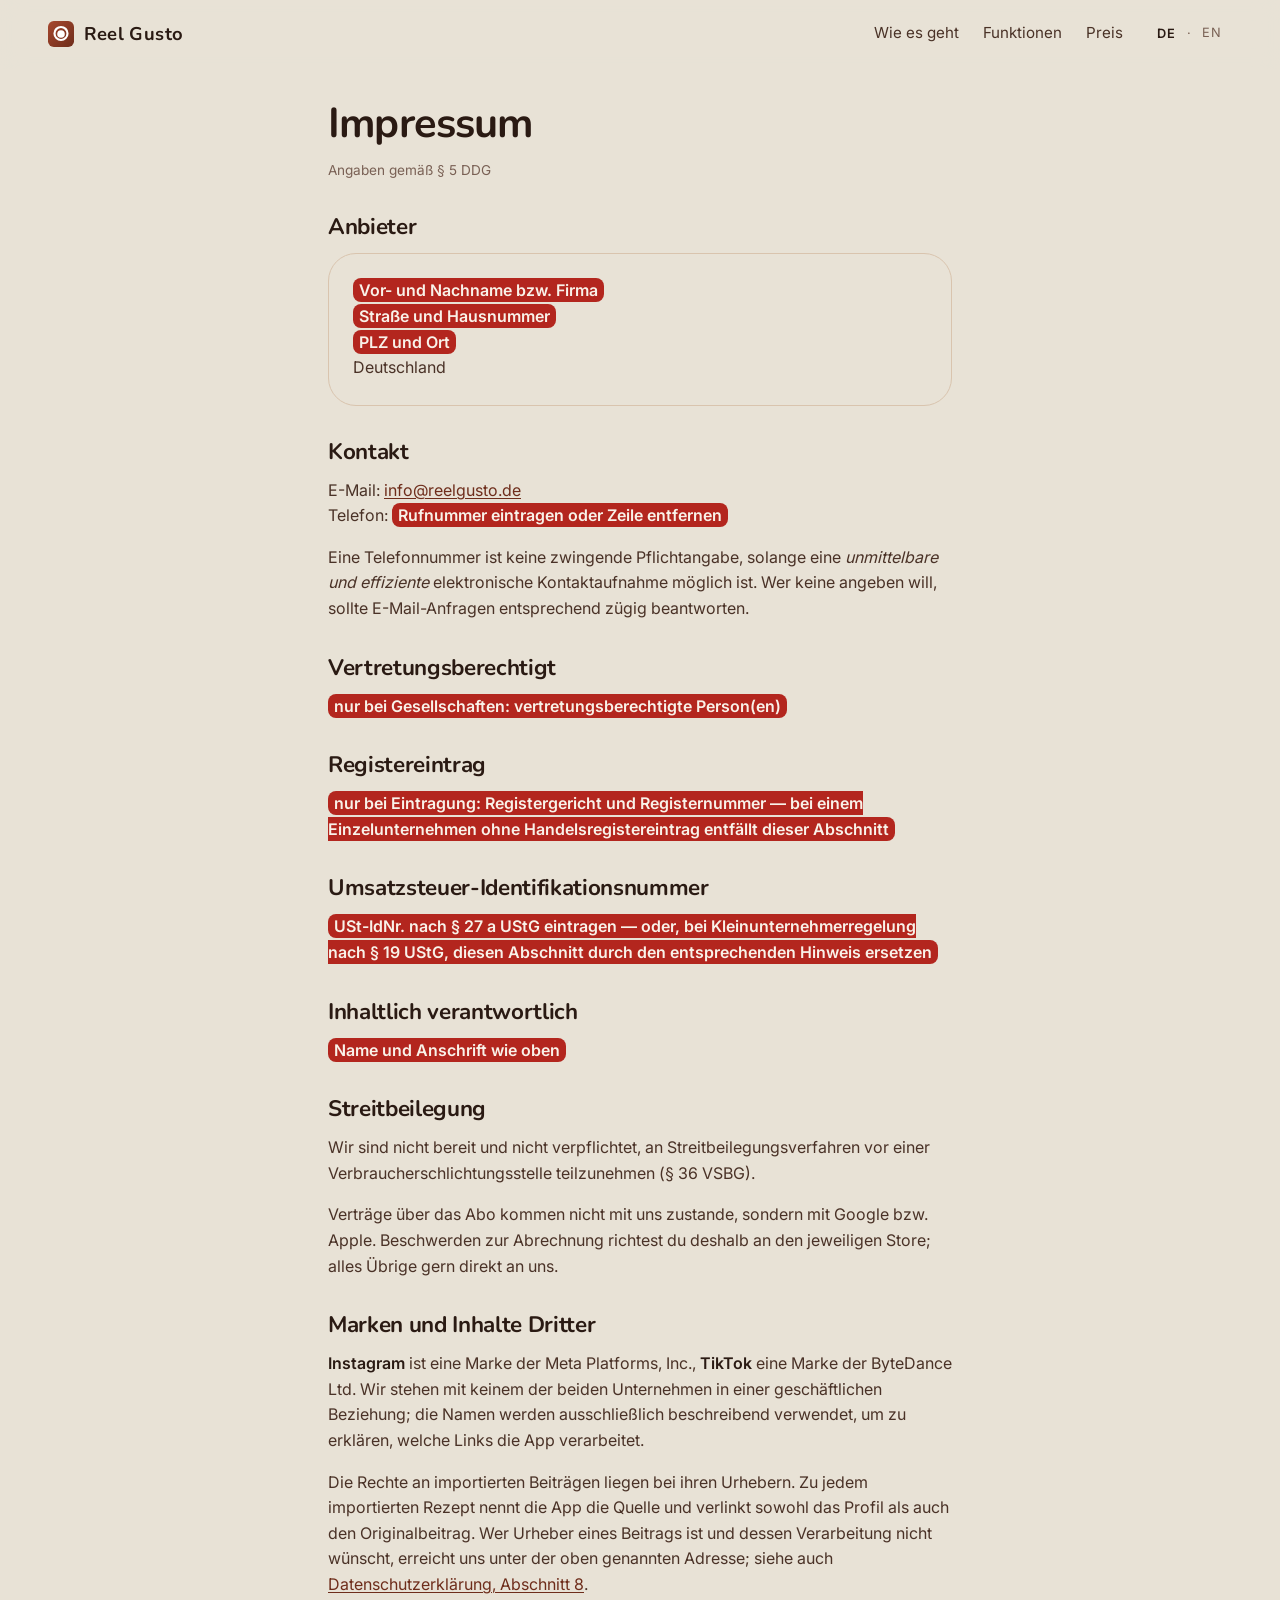
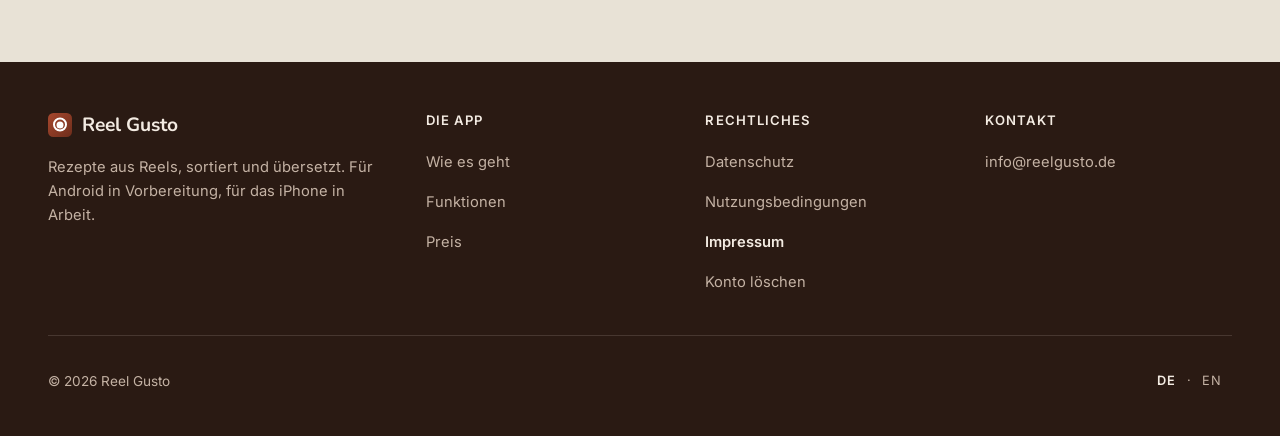
<file: impressum/index.html>
<!doctype html>
<html lang="de">
<head>
<meta charset="utf-8">
<meta name="viewport" content="width=device-width, initial-scale=1">
<meta name="theme-color" content="#E8E2D6">
<!-- noindex, solange die Angaben Platzhalter sind (siehe web/README.md).
     Raus, sobald Anschrift und Kontakt stehen. -->
<meta name="robots" content="noindex">
<title>Impressum — Reel Gusto</title>
<link rel="icon" href="../bilder/logo.svg" type="image/svg+xml">
<link rel="apple-touch-icon" href="../bilder/logo-180.png">
<link rel="stylesheet" href="../stil.css">
<!-- Weiches Scrollen mit dem Mausrad. Zugabe: Ohne die Datei scrollt die
     Seite wie jede andere - siehe den Kopf von scrollen.js. -->
<script src="../scrollen.js" defer></script>
<!--
  ENTWURF. Die rot markierten Stellen MUESSEN vor der Veroeffentlichung gefuellt
  werden - ein unvollstaendiges Impressum ist abmahnfaehig (§ 5 DDG, frueher
  § 5 TMG).

  Die Pflicht greift, sobald die App Geld kostet: Dann ist auch diese Website
  geschaeftsmaessig, und zwar unabhaengig davon, dass hier nichts verkauft wird.
-->
</head>
<body>

<a class="sprung" href="#inhalt">Zum Inhalt springen</a>

<header class="kopf">
  <div class="kopf-inhalt">
    <a class="marke" href="../"><img class="marke-logo" src="../bilder/logo.svg" width="26" height="26" alt="">Reel Gusto</a>
    <nav class="kopf-nav" aria-label="Seitenbereiche">
      <a class="nur-breit" href="../#verwandlung">Wie es geht</a>
      <a class="nur-breit" href="../#funktionen">Funktionen</a>
      <a class="nur-breit" href="../#holen">Preis</a>
      <span class="sprachen">
        <span aria-current="true">DE</span>
        <span class="teiler" aria-hidden="true">·</span>
        <a href="../en/legal-notice/index.html" hreflang="en">EN</a>
      </span>
    </nav>
  </div>
</header>

<main id="inhalt" tabindex="-1">
  <div class="inhalt">

    <h1>Impressum</h1>
    <p class="stand">Angaben gemäß § 5 DDG</p>

    <h2 id="anbieter">Anbieter</h2>
    <div class="karte">
      <p>
        <span class="todo">Vor- und Nachname bzw. Firma</span><br>
        <span class="todo">Straße und Hausnummer</span><br>
        <span class="todo">PLZ und Ort</span><br>
        Deutschland
      </p>
    </div>

    <h2 id="kontakt">Kontakt</h2>
    <p>
      E-Mail: <a href="mailto:info@reelgusto.de">info@reelgusto.de</a><br>
      Telefon: <span class="todo">Rufnummer eintragen oder Zeile entfernen</span>
    </p>
    <p>
      Eine Telefonnummer ist keine zwingende Pflichtangabe, solange eine
      <em>unmittelbare und effiziente</em> elektronische Kontaktaufnahme möglich ist. Wer
      keine angeben will, sollte E-Mail-Anfragen entsprechend zügig beantworten.
    </p>

    <h2 id="vertretung">Vertretungsberechtigt</h2>
    <p><span class="todo">nur bei Gesellschaften: vertretungsberechtigte Person(en)</span></p>

    <h2 id="register">Registereintrag</h2>
    <p>
      <span class="todo">
        nur bei Eintragung: Registergericht und Registernummer — bei einem
        Einzelunternehmen ohne Handelsregistereintrag entfällt dieser Abschnitt
      </span>
    </p>

    <h2 id="ust">Umsatzsteuer-Identifikationsnummer</h2>
    <p>
      <span class="todo">
        USt-IdNr. nach § 27 a UStG eintragen — oder, bei Kleinunternehmerregelung nach
        § 19 UStG, diesen Abschnitt durch den entsprechenden Hinweis ersetzen
      </span>
    </p>

    <h2 id="verantwortlich">Inhaltlich verantwortlich</h2>
    <p><span class="todo">Name und Anschrift wie oben</span></p>

    <h2 id="streit">Streitbeilegung</h2>
    <p>
      Wir sind nicht bereit und nicht verpflichtet, an Streitbeilegungsverfahren vor einer
      Verbraucherschlichtungsstelle teilzunehmen (§ 36 VSBG).
    </p>
    <p>
      Verträge über das Abo kommen nicht mit uns zustande, sondern mit Google bzw. Apple.
      Beschwerden zur Abrechnung richtest du deshalb an den jeweiligen Store; alles Übrige
      gern direkt an uns.
    </p>

    <h2 id="marken">Marken und Inhalte Dritter</h2>
    <p>
      <strong>Instagram</strong> ist eine Marke der Meta Platforms, Inc.,
      <strong>TikTok</strong> eine Marke der ByteDance Ltd. Wir stehen mit keinem der beiden
      Unternehmen in einer geschäftlichen Beziehung; die Namen werden ausschließlich
      beschreibend verwendet, um zu erklären, welche Links die App verarbeitet.
    </p>
    <p>
      Die Rechte an importierten Beiträgen liegen bei ihren Urhebern. Zu jedem importierten
      Rezept nennt die App die Quelle und verlinkt sowohl das Profil als auch den
      Originalbeitrag. Wer Urheber eines Beitrags ist und dessen Verarbeitung nicht wünscht,
      erreicht uns unter der oben genannten Adresse; siehe auch
      <a href="../datenschutz/index.html#dritte">Datenschutzerklärung, Abschnitt 8</a>.
    </p>

  </div>
</main>

<footer class="seitenfuss">
  <div class="fuss-inhalt">
    <div class="fuss-raster">
      <div>
        <a class="fuss-marke" href="../">
          <img class="marke-logo" src="../bilder/logo.svg" width="24" height="24" alt="">
          Reel Gusto
        </a>
        <p class="fuss-satz">Rezepte aus Reels, sortiert und übersetzt. Für Android in Vorbereitung, für das iPhone in Arbeit.</p>
      </div>
      <div class="fuss-spalte">
        <b>Die App</b>
        <a href="../#verwandlung">Wie es geht</a>
        <a href="../#funktionen">Funktionen</a>
        <a href="../#holen">Preis</a>
      </div>
      <div class="fuss-spalte">
        <b>Rechtliches</b>
        <a href="../datenschutz/index.html">Datenschutz</a>
        <a href="../agb/index.html">Nutzungsbedingungen</a>
        <a href="../impressum/index.html" aria-current="page">Impressum</a>
        <a href="../konto-loeschen/index.html">Konto löschen</a>
      </div>
      <div class="fuss-spalte">
        <b>Kontakt</b>
        <a href="mailto:info@reelgusto.de">info@reelgusto.de</a>
      </div>
    </div>
    <div class="fuss-zeile">
      <span>© 2026 Reel Gusto</span>
      <span class="sprachen">
        <span aria-current="true">DE</span>
        <span class="teiler" aria-hidden="true">·</span>
        <a href="../en/" hreflang="en">EN</a>
      </span>
    </div>
  </div>
</footer>

<script>
/*
  Ein Handgriff, und er ist Zugabe: Der klebende Kopf bekommt seinen Rand erst,
  wenn wirklich etwas darunter durchlaeuft. Ohne JavaScript steht die Seite
  vollstaendig da - dieselbe Regel wie auf der Startseite.
*/
(function () {
  var kopf = document.querySelector('.kopf');
  if (!kopf) return;
  var amAnschlag = false;
  addEventListener('scroll', function () {
    var jetzt = scrollY > 8;
    if (jetzt !== amAnschlag) {
      amAnschlag = jetzt;
      kopf.setAttribute('data-gescrollt', jetzt ? 'ja' : 'nein');
    }
  }, { passive: true });
})();
</script>

</body>
</html>
</file>
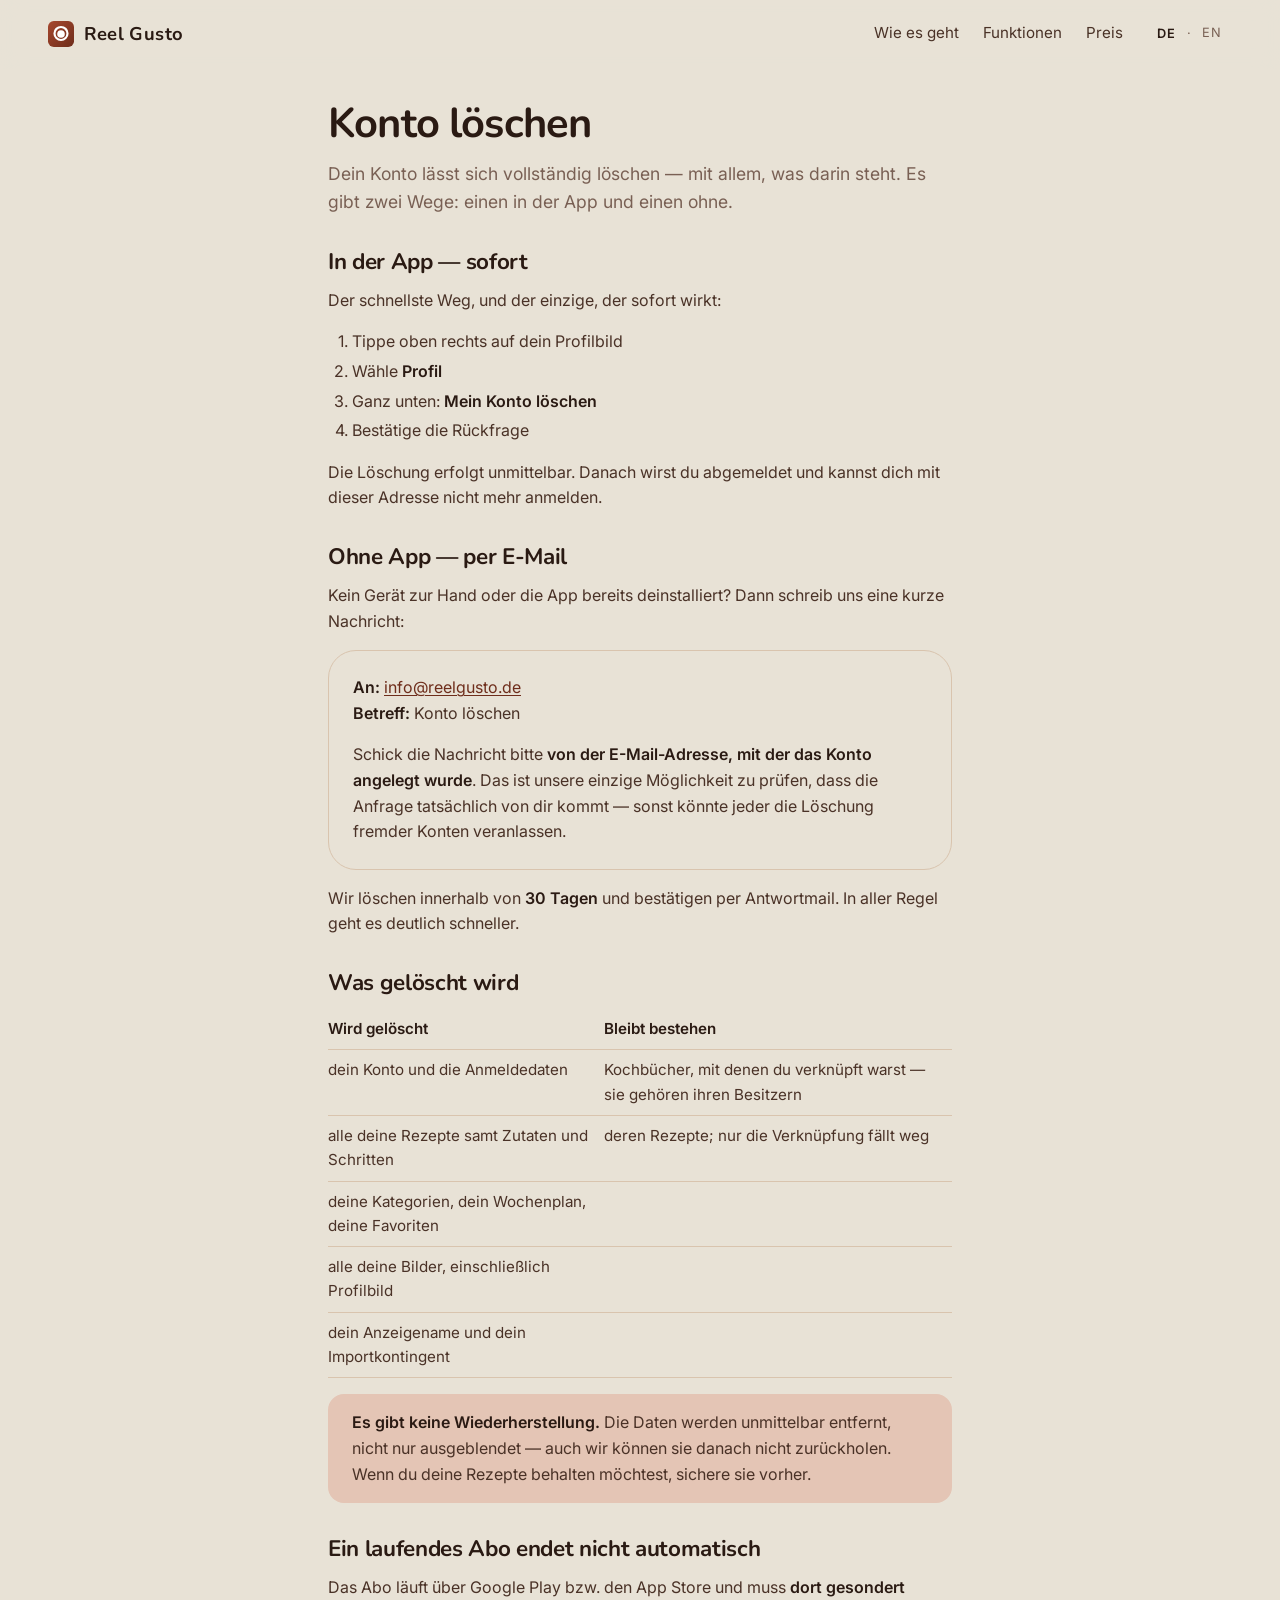
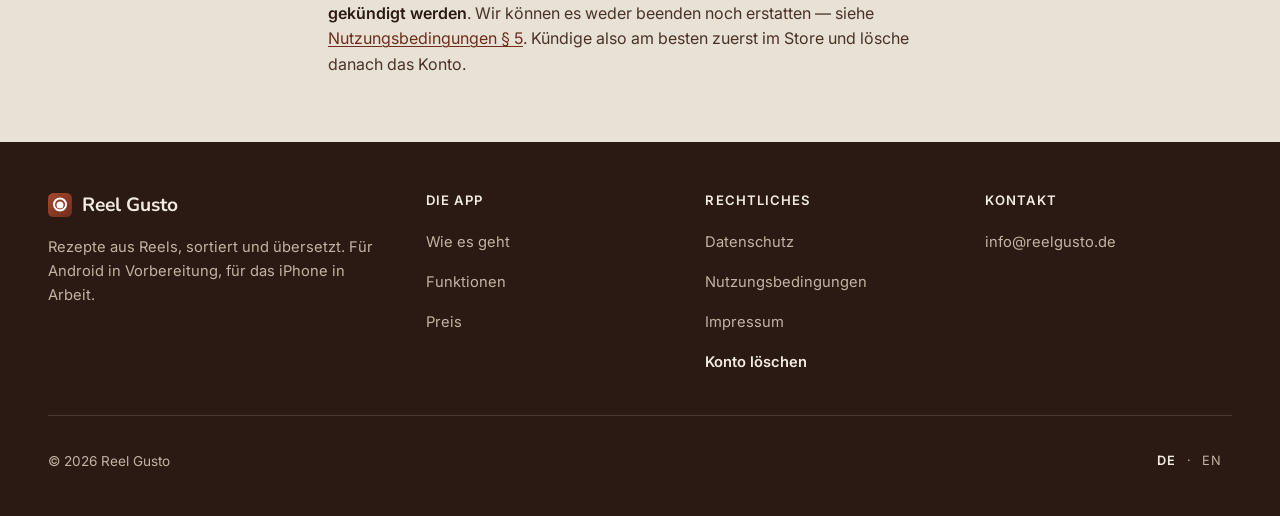
<file: konto-loeschen/index.html>
<!doctype html>
<html lang="de">
<head>
<meta charset="utf-8">
<meta name="viewport" content="width=device-width, initial-scale=1">
<meta name="theme-color" content="#E8E2D6">
<!-- noindex, solange die Angaben Platzhalter sind (siehe web/README.md).
     Raus, sobald Anschrift und Kontakt stehen. -->
<meta name="robots" content="noindex">
<title>Konto löschen — Reel Gusto</title>
<link rel="icon" href="../bilder/logo.svg" type="image/svg+xml">
<link rel="apple-touch-icon" href="../bilder/logo-180.png">
<link rel="stylesheet" href="../stil.css">
<!-- Weiches Scrollen mit dem Mausrad. Zugabe: Ohne die Datei scrollt die
     Seite wie jede andere - siehe den Kopf von scrollen.js. -->
<script src="../scrollen.js" defer></script>
<!--
  Google Play verlangt seit 2023 fuer jede App, in der sich ein Konto anlegen
  laesst, einen im WEB erreichbaren Loeschweg - erreichbar OHNE die App und ohne
  vorherige Anmeldung. Diese URL wird in der Play Console unter
  "Datenlöschung" eingetragen.

  Bewusst zwei Wege statt eines Formulars: Der Weg in der App loescht sofort und
  vollstaendig (RPC delete_own_account, Migration 011). Ein Webformular koennte
  das nicht - die Seite liegt statisch auf GitHub Pages, es gibt keinen Server,
  der eine Identitaet pruefen koennte. Ein Formular, das ungeprueft Loeschungen
  entgegennimmt, waere schlimmer als keines: Damit koennte jeder das Konto eines
  anderen loeschen lassen.
-->
</head>
<body>

<a class="sprung" href="#inhalt">Zum Inhalt springen</a>

<header class="kopf">
  <div class="kopf-inhalt">
    <a class="marke" href="../"><img class="marke-logo" src="../bilder/logo.svg" width="26" height="26" alt="">Reel Gusto</a>
    <nav class="kopf-nav" aria-label="Seitenbereiche">
      <a class="nur-breit" href="../#verwandlung">Wie es geht</a>
      <a class="nur-breit" href="../#funktionen">Funktionen</a>
      <a class="nur-breit" href="../#holen">Preis</a>
      <span class="sprachen">
        <span aria-current="true">DE</span>
        <span class="teiler" aria-hidden="true">·</span>
        <a href="../en/delete-account/index.html" hreflang="en">EN</a>
      </span>
    </nav>
  </div>
</header>

<main id="inhalt" tabindex="-1">
  <div class="inhalt">

    <h1>Konto löschen</h1>
    <p class="vorspann">
      Dein Konto lässt sich vollständig löschen — mit allem, was darin steht. Es gibt zwei
      Wege: einen in der App und einen ohne.
    </p>

    <h2 id="app">In der App — sofort</h2>
    <p>Der schnellste Weg, und der einzige, der sofort wirkt:</p>
    <ol>
      <li>Tippe oben rechts auf dein Profilbild</li>
      <li>Wähle <strong>Profil</strong></li>
      <li>Ganz unten: <strong>Mein Konto löschen</strong></li>
      <li>Bestätige die Rückfrage</li>
    </ol>
    <p>
      Die Löschung erfolgt unmittelbar. Danach wirst du abgemeldet und kannst dich mit dieser
      Adresse nicht mehr anmelden.
    </p>

    <h2 id="ohne-app">Ohne App — per E-Mail</h2>
    <p>
      Kein Gerät zur Hand oder die App bereits deinstalliert? Dann schreib uns eine kurze
      Nachricht:
    </p>
    <div class="karte">
      <p>
        <strong>An:</strong>
        <a href="mailto:info@reelgusto.de?subject=Konto%20l%C3%B6schen">info@reelgusto.de</a><br>
        <strong>Betreff:</strong> Konto löschen
      </p>
      <p>
        Schick die Nachricht bitte <strong>von der E-Mail-Adresse, mit der das Konto
        angelegt wurde</strong>. Das ist unsere einzige Möglichkeit zu prüfen, dass die
        Anfrage tatsächlich von dir kommt — sonst könnte jeder die Löschung fremder Konten
        veranlassen.
      </p>
    </div>
    <p>
      Wir löschen innerhalb von <strong>30 Tagen</strong> und bestätigen per Antwortmail. In
      aller Regel geht es deutlich schneller.
    </p>

    <h2 id="was">Was gelöscht wird</h2>
    <div class="tabelle">
      <table>
        <thead>
          <tr><th>Wird gelöscht</th><th>Bleibt bestehen</th></tr>
        </thead>
        <tbody>
          <tr>
            <td>dein Konto und die Anmeldedaten</td>
            <td>Kochbücher, mit denen du verknüpft warst — sie gehören ihren Besitzern</td>
          </tr>
          <tr>
            <td>alle deine Rezepte samt Zutaten und Schritten</td>
            <td>deren Rezepte; nur die Verknüpfung fällt weg</td>
          </tr>
          <tr>
            <td>deine Kategorien, dein Wochenplan, deine Favoriten</td>
            <td></td>
          </tr>
          <tr>
            <td>alle deine Bilder, einschließlich Profilbild</td>
            <td></td>
          </tr>
          <tr>
            <td>dein Anzeigename und dein Importkontingent</td>
            <td></td>
          </tr>
        </tbody>
      </table>
    </div>

    <div class="hinweis">
      <p>
        <strong>Es gibt keine Wiederherstellung.</strong> Die Daten werden unmittelbar
        entfernt, nicht nur ausgeblendet — auch wir können sie danach nicht zurückholen. Wenn
        du deine Rezepte behalten möchtest, sichere sie vorher.
      </p>
    </div>

    <h2 id="abo">Ein laufendes Abo endet nicht automatisch</h2>
    <p>
      Das Abo läuft über Google Play bzw. den App Store und muss <strong>dort gesondert
      gekündigt werden</strong>. Wir können es weder beenden noch erstatten — siehe
      <a href="../agb/index.html#preise">Nutzungsbedingungen § 5</a>. Kündige also am besten
      zuerst im Store und lösche danach das Konto.
    </p>

  </div>
</main>

<footer class="seitenfuss">
  <div class="fuss-inhalt">
    <div class="fuss-raster">
      <div>
        <a class="fuss-marke" href="../">
          <img class="marke-logo" src="../bilder/logo.svg" width="24" height="24" alt="">
          Reel Gusto
        </a>
        <p class="fuss-satz">Rezepte aus Reels, sortiert und übersetzt. Für Android in Vorbereitung, für das iPhone in Arbeit.</p>
      </div>
      <div class="fuss-spalte">
        <b>Die App</b>
        <a href="../#verwandlung">Wie es geht</a>
        <a href="../#funktionen">Funktionen</a>
        <a href="../#holen">Preis</a>
      </div>
      <div class="fuss-spalte">
        <b>Rechtliches</b>
        <a href="../datenschutz/index.html">Datenschutz</a>
        <a href="../agb/index.html">Nutzungsbedingungen</a>
        <a href="../impressum/index.html">Impressum</a>
        <a href="../konto-loeschen/index.html" aria-current="page">Konto löschen</a>
      </div>
      <div class="fuss-spalte">
        <b>Kontakt</b>
        <a href="mailto:info@reelgusto.de">info@reelgusto.de</a>
      </div>
    </div>
    <div class="fuss-zeile">
      <span>© 2026 Reel Gusto</span>
      <span class="sprachen">
        <span aria-current="true">DE</span>
        <span class="teiler" aria-hidden="true">·</span>
        <a href="../en/" hreflang="en">EN</a>
      </span>
    </div>
  </div>
</footer>

<script>
/*
  Ein Handgriff, und er ist Zugabe: Der klebende Kopf bekommt seinen Rand erst,
  wenn wirklich etwas darunter durchlaeuft. Ohne JavaScript steht die Seite
  vollstaendig da - dieselbe Regel wie auf der Startseite.
*/
(function () {
  var kopf = document.querySelector('.kopf');
  if (!kopf) return;
  var amAnschlag = false;
  addEventListener('scroll', function () {
    var jetzt = scrollY > 8;
    if (jetzt !== amAnschlag) {
      amAnschlag = jetzt;
      kopf.setAttribute('data-gescrollt', jetzt ? 'ja' : 'nein');
    }
  }, { passive: true });
})();
</script>

</body>
</html>
</file>
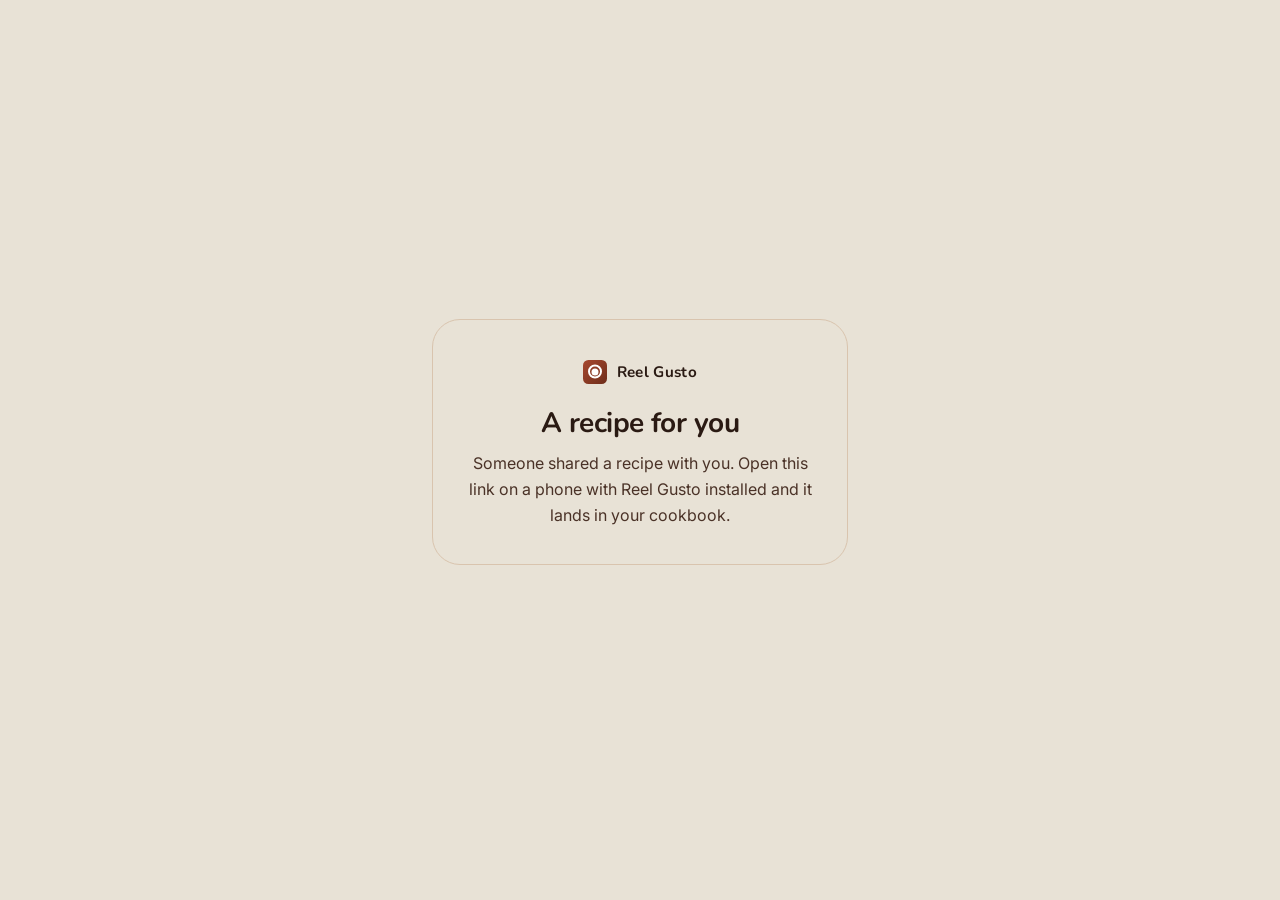
<file: r/index.html>
<!doctype html>
<html lang="en">
<head>
<meta charset="utf-8">
<meta name="viewport" content="width=device-width, initial-scale=1">
<meta name="theme-color" content="#E8E2D6">
<title>Reel Gusto</title>
<link rel="icon" href="../bilder/logo.svg" type="image/svg+xml">
<link rel="apple-touch-icon" href="../bilder/logo-180.png">
<meta name="robots" content="noindex">
<link rel="stylesheet" href="../stil.css">
<!--
  Die Landung eines geteilten Rezept-Links: https://reelgusto.de/r/?c=<code>
  (Migration 026, Edge Function `share`).

  DIESE SEITE SIEHT NUR, WER DIE APP NICHT HAT. Auf einem Android-Geraet mit
  installierter App faengt der App Link den Tipp ab und oeffnet die App direkt -
  vorausgesetzt, /.well-known/assetlinks.json traegt den Fingerabdruck der
  jeweiligen Signatur. Fehlt er, landet jeder hier, und zwar ohne Fehlermeldung.

  WARUM DER CODE ALS QUERY-PARAMETER STEHT und nicht als Pfad (/r/<code>):
  GitHub Pages liefert statische Dateien aus. Fuer einen Pfad ohne Datei gaebe es
  einen 404 - die Landingpage traefe genau die, fuer die sie gedacht ist, nie.

  Der Code wird hier bewusst NICHT aufgeloest: Das Rezept dahinter
  liegt in einem privaten Bucket, und eine Vorschau im Browser waere eine
  oeffentliche Zugaenglichmachung fremder Instagram-Bilder (§ 19a UrhG,
  docs/recht.md). Wer das Rezept sehen will, braucht die App.

  Wie die Bestaetigungsseite ohne Kopf und Fuss (`body class="mittig"`): Das ist
  das Ende eines Vorgangs, kein Ort zum Weiterlesen.
-->
</head>
<body class="mittig">
  <main class="karte">
    <p class="marke"><img class="marke-logo" src="../bilder/logo.svg" width="24" height="24" alt="">Reel Gusto</p>

    <!--
      Auslieferungszustand ist ENGLISCH - dieselbe Regel wie im Ressourcenordner
      `values/` der App: Englisch ist der Rueckfall fuer jede Sprache, die wir
      nicht kennen. Wer mit abgeschaltetem JavaScript kommt, sieht genau das.
    -->
    <h1 id="titel">A recipe for you</h1>
    <p id="text">Someone shared a recipe with you. Open this link on a phone with Reel Gusto installed and it lands in your cookbook.</p>
  </main>

<script>
  var TEXTE = {
    de: ["Ein Rezept für dich", "Jemand hat ein Rezept mit dir geteilt. Öffne diesen Link auf einem Handy mit Reel Gusto — dann landet es in deinem Kochbuch."],
    en: ["A recipe for you", "Someone shared a recipe with you. Open this link on a phone with Reel Gusto installed and it lands in your cookbook."],
    fr: ["Une recette pour toi", "Quelqu’un a partagé une recette avec toi. Ouvre ce lien sur un téléphone équipé de Reel Gusto et elle arrivera dans ton livre de cuisine."],
    es: ["Una receta para ti", "Alguien ha compartido una receta contigo. Abre este enlace en un móvil con Reel Gusto y aparecerá en tu libro de cocina."],
    it: ["Una ricetta per te", "Qualcuno ha condiviso una ricetta con te. Apri questo link su un telefono con Reel Gusto e finirà nel tuo ricettario."],
    pl: ["Przepis dla Ciebie", "Ktoś udostępnił Ci przepis. Otwórz ten link na telefonie z Reel Gusto, a trafi do Twojej książki kucharskiej."]
  };

  // Nur der Sprachteil zaehlt: "de-AT" und "de-CH" sind hier dasselbe wie "de".
  var wunsch = navigator.languages && navigator.languages.length
    ? navigator.languages
    : [navigator.language || "en"];

  var treffer = "en";
  for (var i = 0; i < wunsch.length; i++) {
    var kurz = String(wunsch[i]).slice(0, 2).toLowerCase();
    if (TEXTE[kurz]) { treffer = kurz; break; }
  }

  document.documentElement.lang = treffer;
  document.getElementById("titel").textContent = TEXTE[treffer][0];
  document.getElementById("text").textContent = TEXTE[treffer][1];

  // Der Code aus `?c=` wird bewusst NICHT angezeigt. Er nuetzt hier niemandem -
  // wer die App nicht hat, kann mit zehn Zeichen nichts anfangen -, und alles,
  // was aus der Adresszeile ungeprueft ins Dokument wandert, ist eine
  // XSS-Flaeche fuer nichts.
</script>
</body>
</html>
</file>
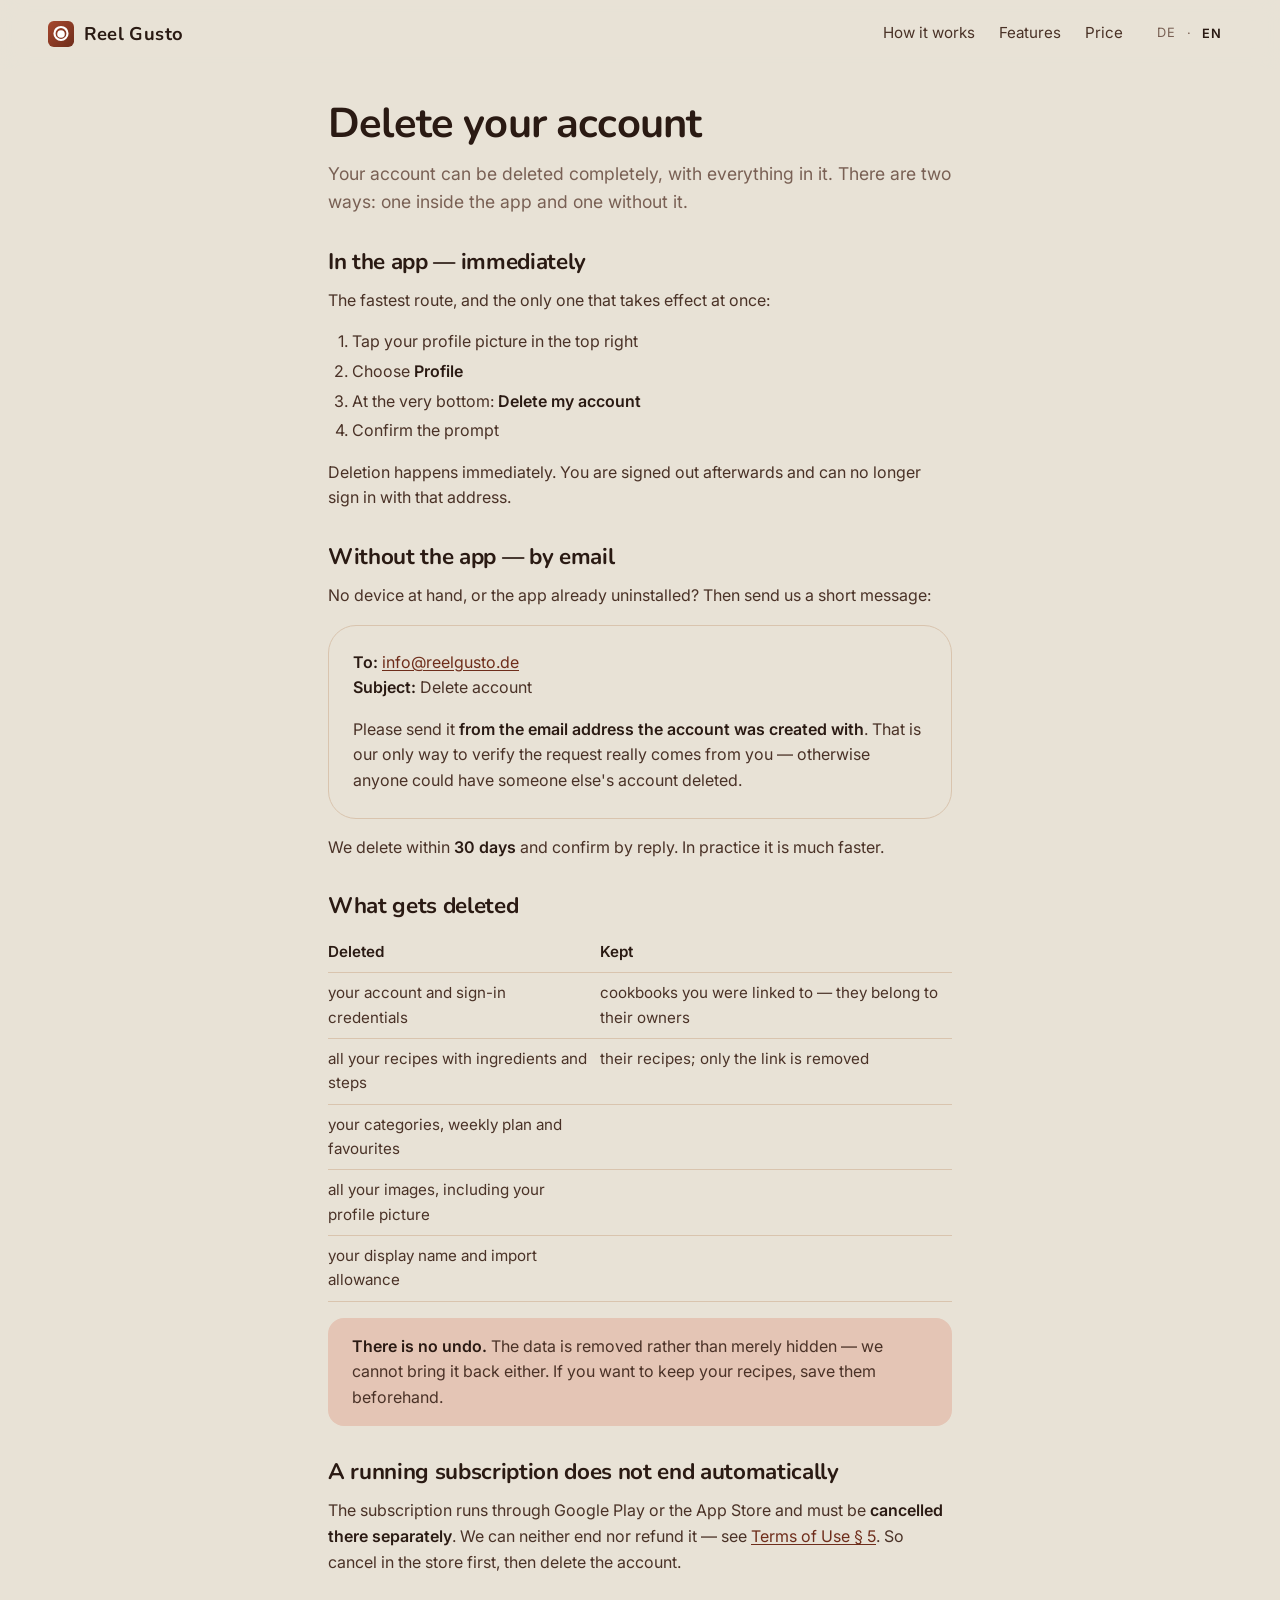
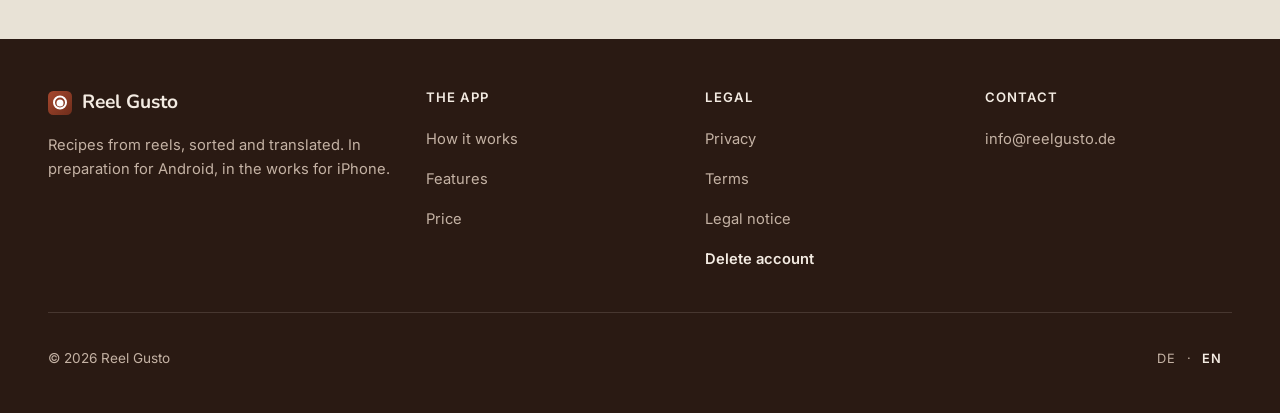
<file: en/delete-account/index.html>
<!doctype html>
<html lang="en">
<head>
<meta charset="utf-8">
<meta name="viewport" content="width=device-width, initial-scale=1">
<meta name="theme-color" content="#E8E2D6">
<!-- noindex, solange die Angaben Platzhalter sind (siehe web/README.md).
     Raus, sobald Anschrift und Kontakt stehen. -->
<meta name="robots" content="noindex">
<title>Delete your account — Reel Gusto</title>
<link rel="icon" href="../../bilder/logo.svg" type="image/svg+xml">
<link rel="apple-touch-icon" href="../../bilder/logo-180.png">
<link rel="stylesheet" href="../../stil.css">
<!-- Weiches Scrollen mit dem Mausrad. Zugabe: Ohne die Datei scrollt die
     Seite wie jede andere - siehe den Kopf von scrollen.js. -->
<script src="../../scrollen.js" defer></script>
<!--
  Diese URL (oder die deutsche Fassung) wird in der Play Console unter
  "Datenlöschung" eingetragen - Google verlangt sie fuer jede App, in der sich
  ein Konto anlegen laesst.
-->
</head>
<body>

<a class="sprung" href="#inhalt">Skip to content</a>

<header class="kopf">
  <div class="kopf-inhalt">
    <a class="marke" href="../../en/"><img class="marke-logo" src="../../bilder/logo.svg" width="26" height="26" alt="">Reel Gusto</a>
    <nav class="kopf-nav" aria-label="Sections">
      <a class="nur-breit" href="../../en/#verwandlung">How it works</a>
      <a class="nur-breit" href="../../en/#funktionen">Features</a>
      <a class="nur-breit" href="../../en/#holen">Price</a>
      <span class="sprachen">
        <a href="../../konto-loeschen/index.html" hreflang="de">DE</a>
        <span class="teiler" aria-hidden="true">·</span>
        <span aria-current="true">EN</span>
      </span>
    </nav>
  </div>
</header>

<main id="inhalt" tabindex="-1">
  <div class="inhalt">

    <h1>Delete your account</h1>
    <p class="vorspann">
      Your account can be deleted completely, with everything in it. There are two ways: one
      inside the app and one without it.
    </p>

    <h2 id="in-app">In the app — immediately</h2>
    <p>The fastest route, and the only one that takes effect at once:</p>
    <ol>
      <li>Tap your profile picture in the top right</li>
      <li>Choose <strong>Profile</strong></li>
      <li>At the very bottom: <strong>Delete my account</strong></li>
      <li>Confirm the prompt</li>
    </ol>
    <p>
      Deletion happens immediately. You are signed out afterwards and can no longer sign in
      with that address.
    </p>

    <h2 id="by-email">Without the app — by email</h2>
    <p>
      No device at hand, or the app already uninstalled? Then send us a short message:
    </p>
    <div class="karte">
      <p>
        <strong>To:</strong>
        <a href="mailto:info@reelgusto.de?subject=Delete%20account">info@reelgusto.de</a><br>
        <strong>Subject:</strong> Delete account
      </p>
      <p>
        Please send it <strong>from the email address the account was created with</strong>.
        That is our only way to verify the request really comes from you — otherwise anyone
        could have someone else's account deleted.
      </p>
    </div>
    <p>
      We delete within <strong>30 days</strong> and confirm by reply. In practice it is much
      faster.
    </p>

    <h2 id="what">What gets deleted</h2>
    <div class="tabelle">
      <table>
        <thead>
          <tr><th>Deleted</th><th>Kept</th></tr>
        </thead>
        <tbody>
          <tr>
            <td>your account and sign-in credentials</td>
            <td>cookbooks you were linked to — they belong to their owners</td>
          </tr>
          <tr>
            <td>all your recipes with ingredients and steps</td>
            <td>their recipes; only the link is removed</td>
          </tr>
          <tr><td>your categories, weekly plan and favourites</td><td></td></tr>
          <tr><td>all your images, including your profile picture</td><td></td></tr>
          <tr><td>your display name and import allowance</td><td></td></tr>
        </tbody>
      </table>
    </div>

    <div class="hinweis">
      <p>
        <strong>There is no undo.</strong> The data is removed rather than merely hidden — we
        cannot bring it back either. If you want to keep your recipes, save them beforehand.
      </p>
    </div>

    <h2 id="subscription">A running subscription does not end automatically</h2>
    <p>
      The subscription runs through Google Play or the App Store and must be
      <strong>cancelled there separately</strong>. We can neither end nor refund it — see
      <a href="../terms/index.html#prices">Terms of Use § 5</a>. So cancel in the store first,
      then delete the account.
    </p>

  </div>
</main>

<footer class="seitenfuss">
  <div class="fuss-inhalt">
    <div class="fuss-raster">
      <div>
        <a class="fuss-marke" href="../../en/">
          <img class="marke-logo" src="../../bilder/logo.svg" width="24" height="24" alt="">
          Reel Gusto
        </a>
        <p class="fuss-satz">Recipes from reels, sorted and translated. In preparation for Android, in the works for iPhone.</p>
      </div>
      <div class="fuss-spalte">
        <b>The app</b>
        <a href="../../en/#verwandlung">How it works</a>
        <a href="../../en/#funktionen">Features</a>
        <a href="../../en/#holen">Price</a>
      </div>
      <div class="fuss-spalte">
        <b>Legal</b>
        <a href="../../en/privacy/index.html">Privacy</a>
        <a href="../../en/terms/index.html">Terms</a>
        <a href="../../en/legal-notice/index.html">Legal notice</a>
        <a href="../../en/delete-account/index.html" aria-current="page">Delete account</a>
      </div>
      <div class="fuss-spalte">
        <b>Contact</b>
        <a href="mailto:info@reelgusto.de">info@reelgusto.de</a>
      </div>
    </div>
    <div class="fuss-zeile">
      <span>© 2026 Reel Gusto</span>
      <span class="sprachen">
        <a href="../../" hreflang="de">DE</a>
        <span class="teiler" aria-hidden="true">·</span>
        <span aria-current="true">EN</span>
      </span>
    </div>
  </div>
</footer>

<script>
/*
  Ein Handgriff, und er ist Zugabe: Der klebende Kopf bekommt seinen Rand erst,
  wenn wirklich etwas darunter durchlaeuft. Ohne JavaScript steht die Seite
  vollstaendig da - dieselbe Regel wie auf der Startseite.
*/
(function () {
  var kopf = document.querySelector('.kopf');
  if (!kopf) return;
  var amAnschlag = false;
  addEventListener('scroll', function () {
    var jetzt = scrollY > 8;
    if (jetzt !== amAnschlag) {
      amAnschlag = jetzt;
      kopf.setAttribute('data-gescrollt', jetzt ? 'ja' : 'nein');
    }
  }, { passive: true });
})();
</script>

</body>
</html>
</file>
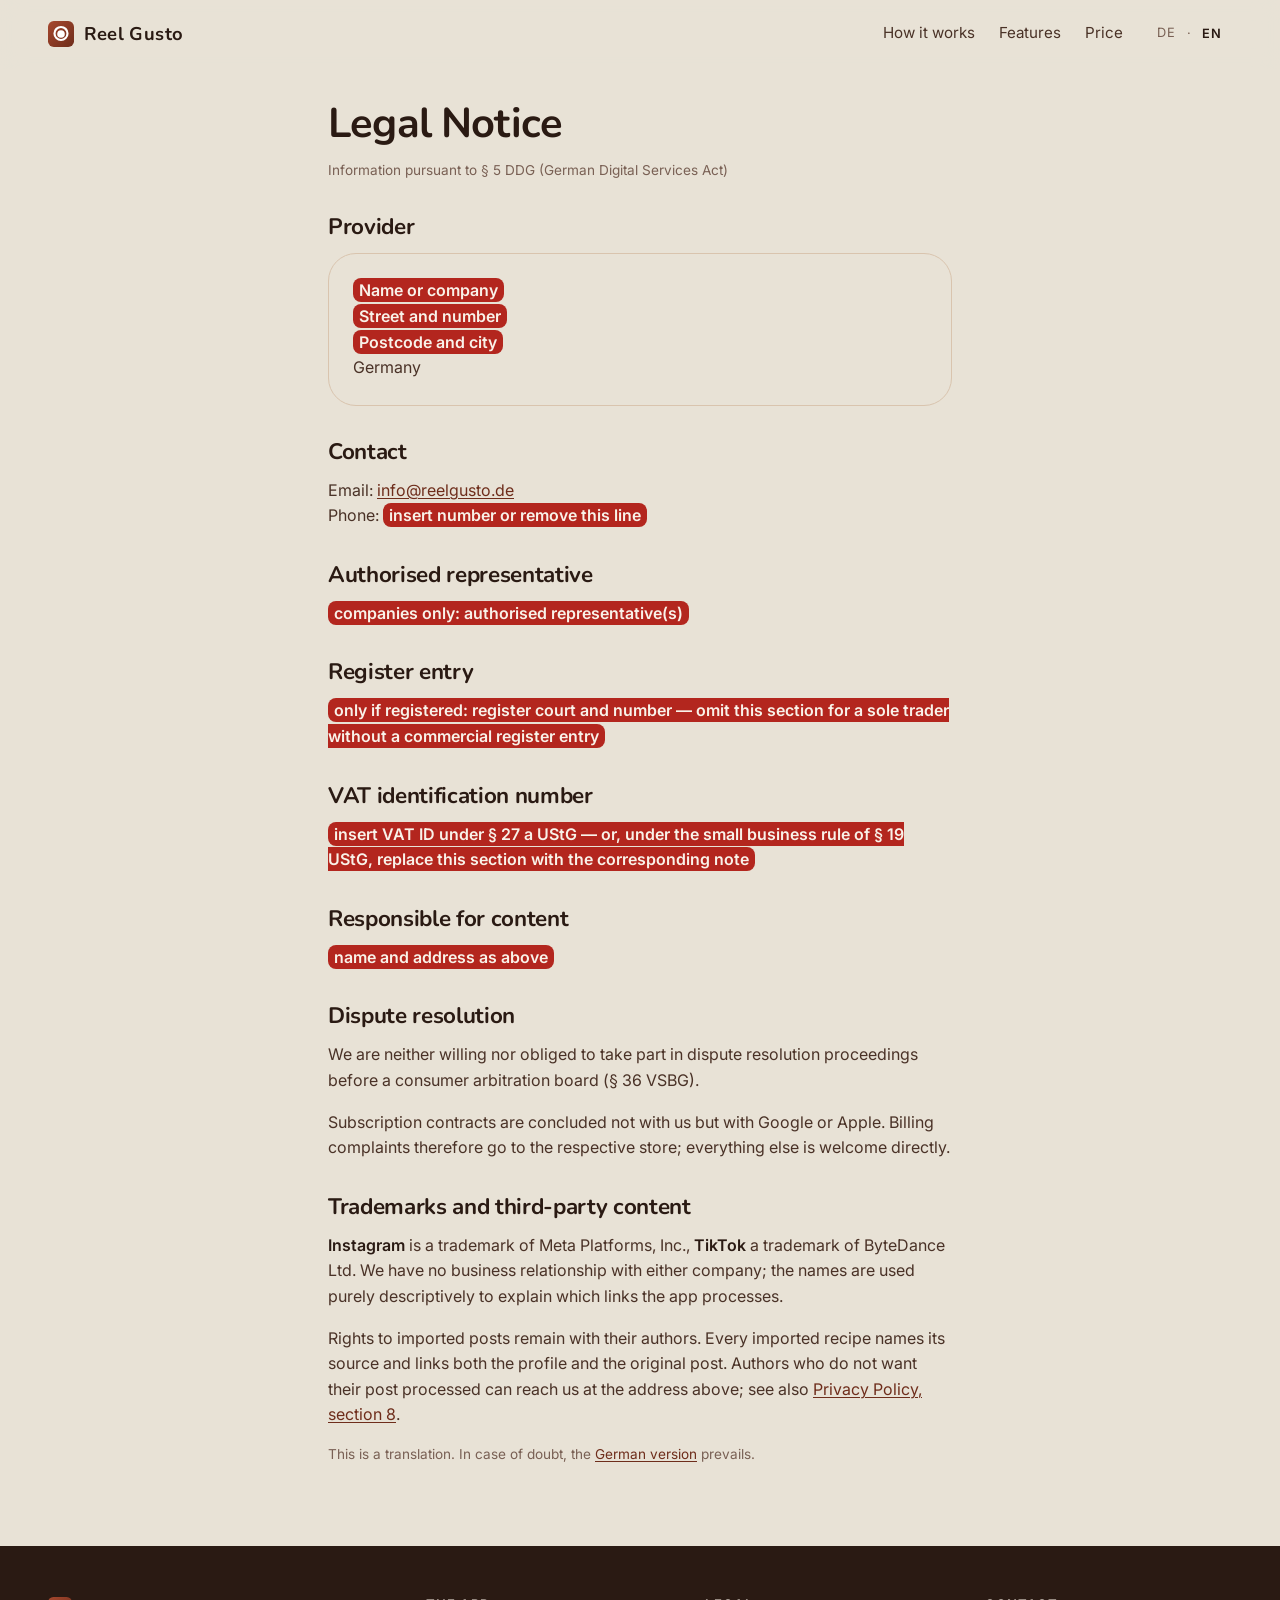
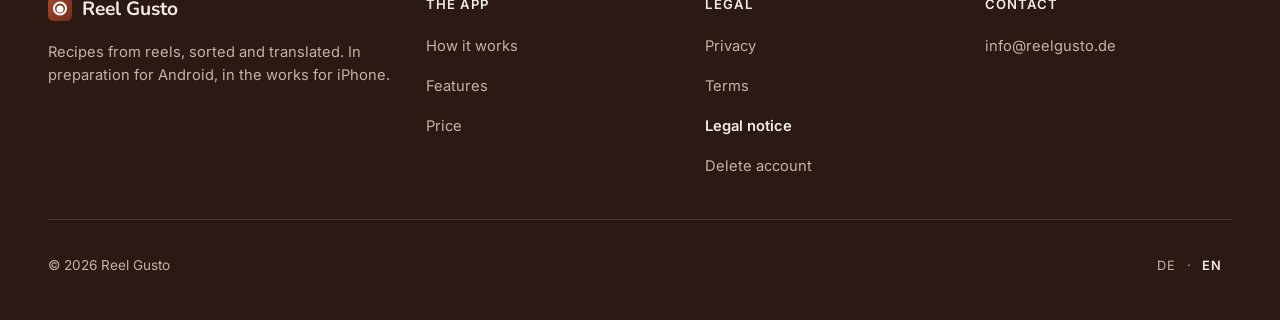
<file: en/legal-notice/index.html>
<!doctype html>
<html lang="en">
<head>
<meta charset="utf-8">
<meta name="viewport" content="width=device-width, initial-scale=1">
<meta name="theme-color" content="#E8E2D6">
<!-- noindex, solange die Angaben Platzhalter sind (siehe web/README.md).
     Raus, sobald Anschrift und Kontakt stehen. -->
<meta name="robots" content="noindex">
<title>Legal Notice — Reel Gusto</title>
<link rel="icon" href="../../bilder/logo.svg" type="image/svg+xml">
<link rel="apple-touch-icon" href="../../bilder/logo-180.png">
<link rel="stylesheet" href="../../stil.css">
<!-- Weiches Scrollen mit dem Mausrad. Zugabe: Ohne die Datei scrollt die
     Seite wie jede andere - siehe den Kopf von scrollen.js. -->
<script src="../../scrollen.js" defer></script>
<!-- DRAFT. Uebersetzung von /impressum/; verbindlich ist die deutsche Fassung. -->
</head>
<body>

<a class="sprung" href="#inhalt">Skip to content</a>

<header class="kopf">
  <div class="kopf-inhalt">
    <a class="marke" href="../../en/"><img class="marke-logo" src="../../bilder/logo.svg" width="26" height="26" alt="">Reel Gusto</a>
    <nav class="kopf-nav" aria-label="Sections">
      <a class="nur-breit" href="../../en/#verwandlung">How it works</a>
      <a class="nur-breit" href="../../en/#funktionen">Features</a>
      <a class="nur-breit" href="../../en/#holen">Price</a>
      <span class="sprachen">
        <a href="../../impressum/index.html" hreflang="de">DE</a>
        <span class="teiler" aria-hidden="true">·</span>
        <span aria-current="true">EN</span>
      </span>
    </nav>
  </div>
</header>

<main id="inhalt" tabindex="-1">
  <div class="inhalt">

    <h1>Legal Notice</h1>
    <p class="stand">Information pursuant to § 5 DDG (German Digital Services Act)</p>

    <h2 id="provider">Provider</h2>
    <div class="karte">
      <p>
        <span class="todo">Name or company</span><br>
        <span class="todo">Street and number</span><br>
        <span class="todo">Postcode and city</span><br>
        Germany
      </p>
    </div>

    <h2 id="contact">Contact</h2>
    <p>
      Email: <a href="mailto:info@reelgusto.de">info@reelgusto.de</a><br>
      Phone: <span class="todo">insert number or remove this line</span>
    </p>

    <h2 id="representative">Authorised representative</h2>
    <p><span class="todo">companies only: authorised representative(s)</span></p>

    <h2 id="register">Register entry</h2>
    <p>
      <span class="todo">
        only if registered: register court and number — omit this section for a sole trader
        without a commercial register entry
      </span>
    </p>

    <h2 id="vat">VAT identification number</h2>
    <p>
      <span class="todo">
        insert VAT ID under § 27 a UStG — or, under the small business rule of § 19 UStG,
        replace this section with the corresponding note
      </span>
    </p>

    <h2 id="responsible">Responsible for content</h2>
    <p><span class="todo">name and address as above</span></p>

    <h2 id="dispute">Dispute resolution</h2>
    <p>
      We are neither willing nor obliged to take part in dispute resolution proceedings
      before a consumer arbitration board (§ 36 VSBG).
    </p>
    <p>
      Subscription contracts are concluded not with us but with Google or Apple. Billing
      complaints therefore go to the respective store; everything else is welcome directly.
    </p>

    <h2 id="trademarks">Trademarks and third-party content</h2>
    <p>
      <strong>Instagram</strong> is a trademark of Meta Platforms, Inc.,
      <strong>TikTok</strong> a trademark of ByteDance Ltd. We have no business relationship
      with either company; the names are used purely descriptively to explain which links the
      app processes.
    </p>
    <p>
      Rights to imported posts remain with their authors. Every imported recipe names its
      source and links both the profile and the original post. Authors who do not want their
      post processed can reach us at the address above; see also
      <a href="../privacy/index.html#thirdparty">Privacy Policy, section 8</a>.
    </p>

    <p class="stand">
      This is a translation. In case of doubt, the
      <a href="../../impressum/index.html">German version</a> prevails.
    </p>

  </div>
</main>

<footer class="seitenfuss">
  <div class="fuss-inhalt">
    <div class="fuss-raster">
      <div>
        <a class="fuss-marke" href="../../en/">
          <img class="marke-logo" src="../../bilder/logo.svg" width="24" height="24" alt="">
          Reel Gusto
        </a>
        <p class="fuss-satz">Recipes from reels, sorted and translated. In preparation for Android, in the works for iPhone.</p>
      </div>
      <div class="fuss-spalte">
        <b>The app</b>
        <a href="../../en/#verwandlung">How it works</a>
        <a href="../../en/#funktionen">Features</a>
        <a href="../../en/#holen">Price</a>
      </div>
      <div class="fuss-spalte">
        <b>Legal</b>
        <a href="../../en/privacy/index.html">Privacy</a>
        <a href="../../en/terms/index.html">Terms</a>
        <a href="../../en/legal-notice/index.html" aria-current="page">Legal notice</a>
        <a href="../../en/delete-account/index.html">Delete account</a>
      </div>
      <div class="fuss-spalte">
        <b>Contact</b>
        <a href="mailto:info@reelgusto.de">info@reelgusto.de</a>
      </div>
    </div>
    <div class="fuss-zeile">
      <span>© 2026 Reel Gusto</span>
      <span class="sprachen">
        <a href="../../" hreflang="de">DE</a>
        <span class="teiler" aria-hidden="true">·</span>
        <span aria-current="true">EN</span>
      </span>
    </div>
  </div>
</footer>

<script>
/*
  Ein Handgriff, und er ist Zugabe: Der klebende Kopf bekommt seinen Rand erst,
  wenn wirklich etwas darunter durchlaeuft. Ohne JavaScript steht die Seite
  vollstaendig da - dieselbe Regel wie auf der Startseite.
*/
(function () {
  var kopf = document.querySelector('.kopf');
  if (!kopf) return;
  var amAnschlag = false;
  addEventListener('scroll', function () {
    var jetzt = scrollY > 8;
    if (jetzt !== amAnschlag) {
      amAnschlag = jetzt;
      kopf.setAttribute('data-gescrollt', jetzt ? 'ja' : 'nein');
    }
  }, { passive: true });
})();
</script>

</body>
</html>
</file>
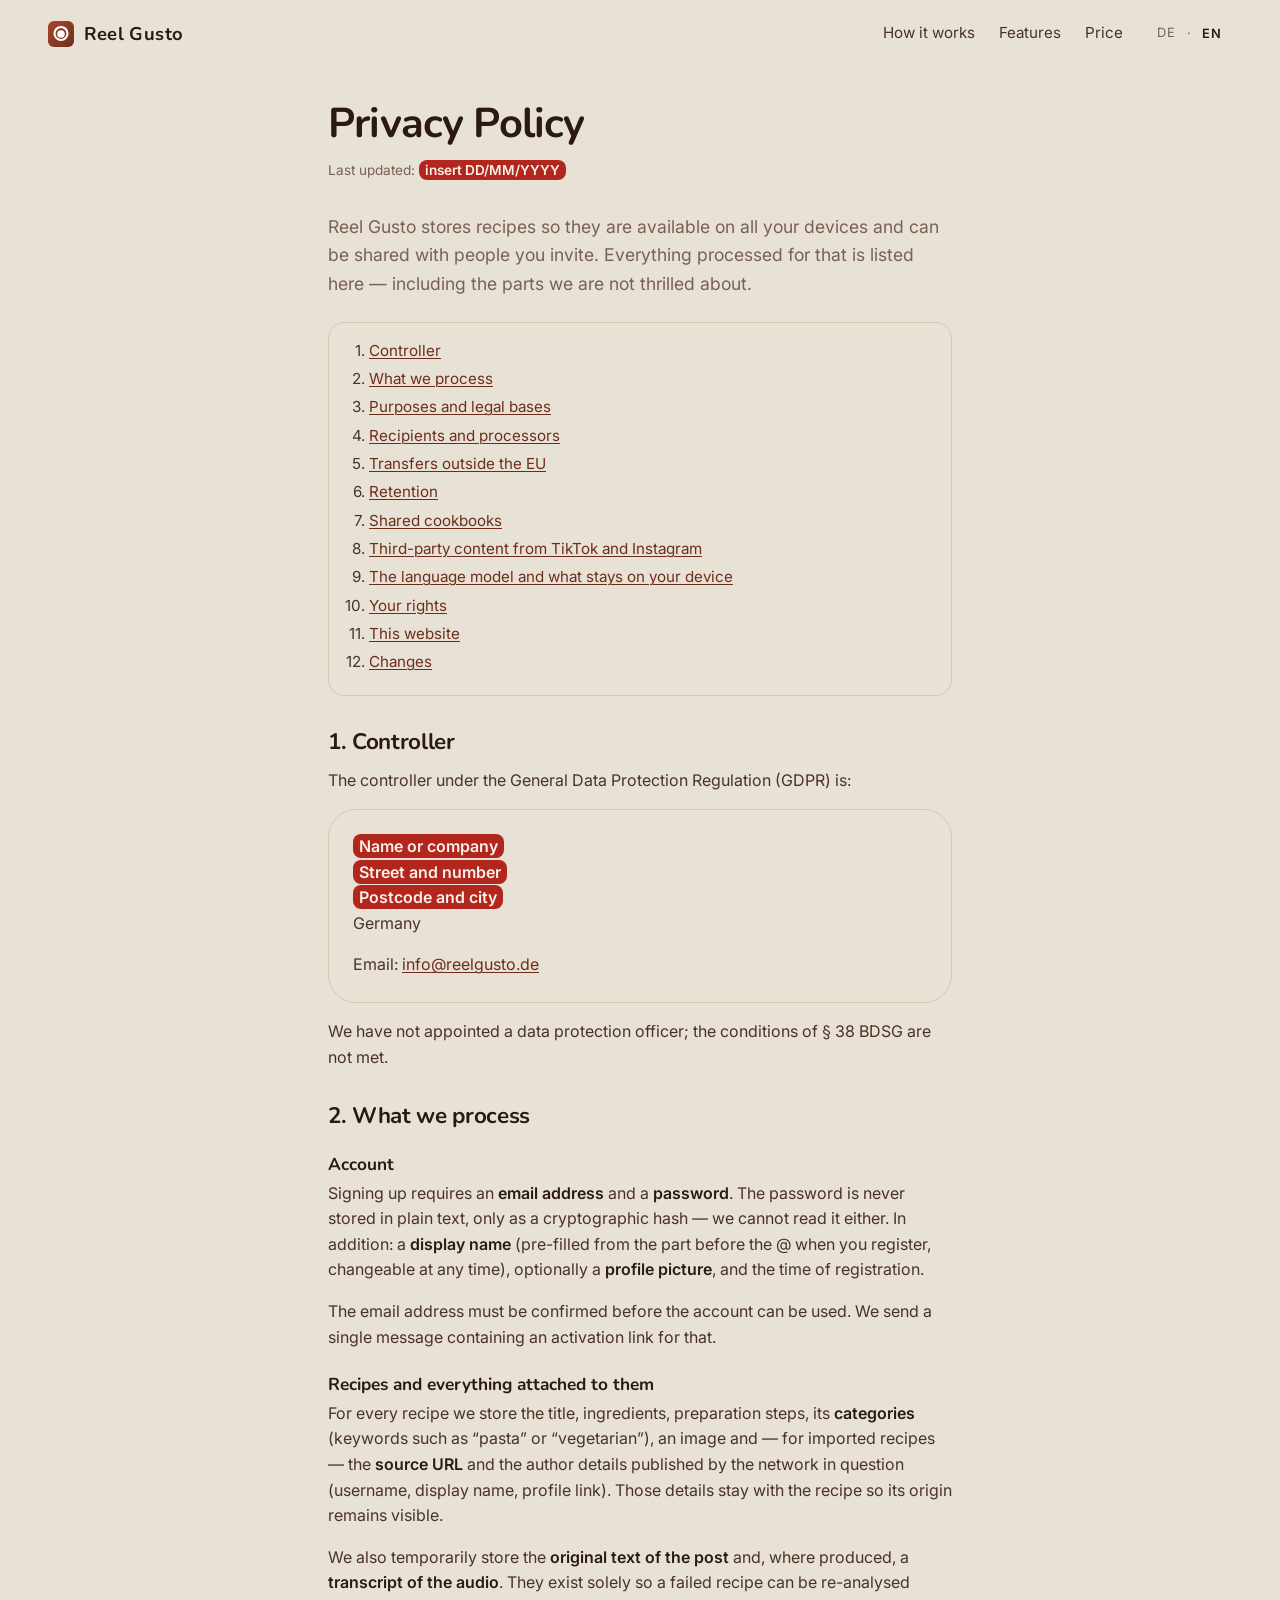
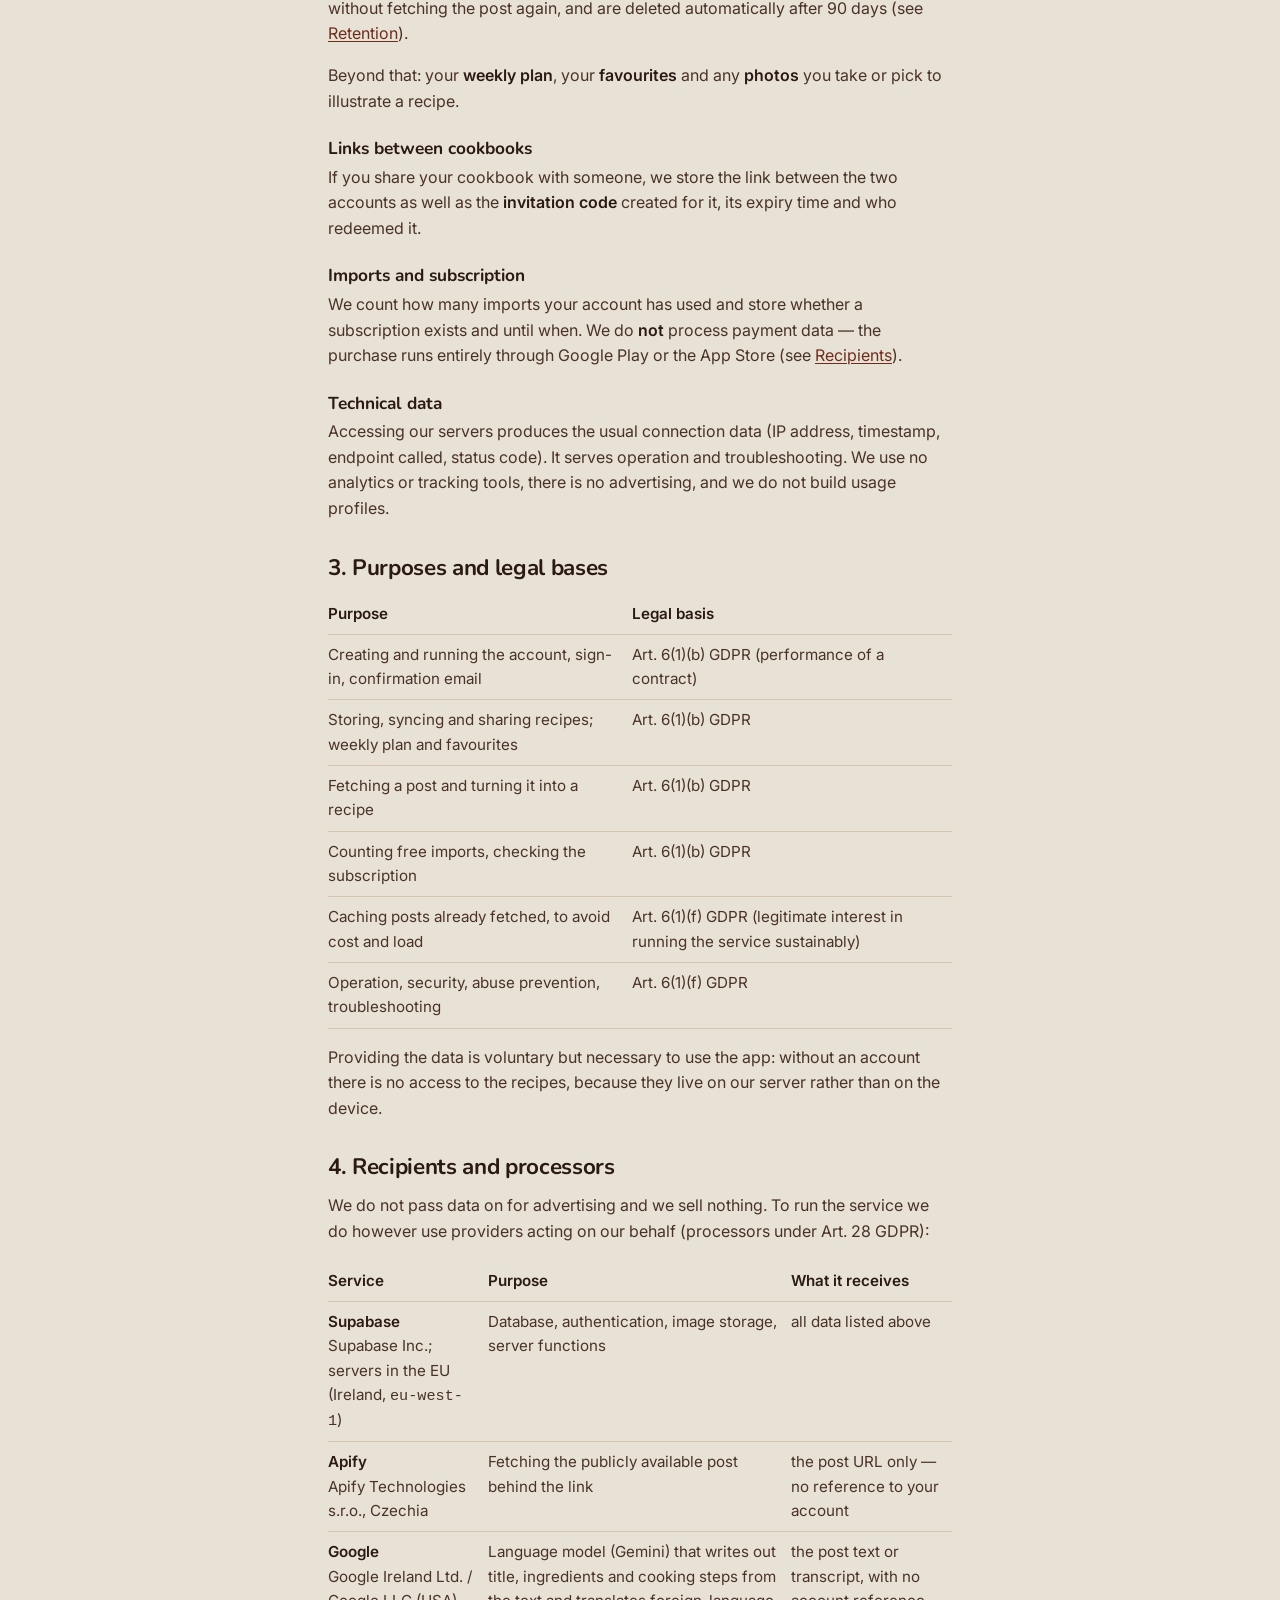
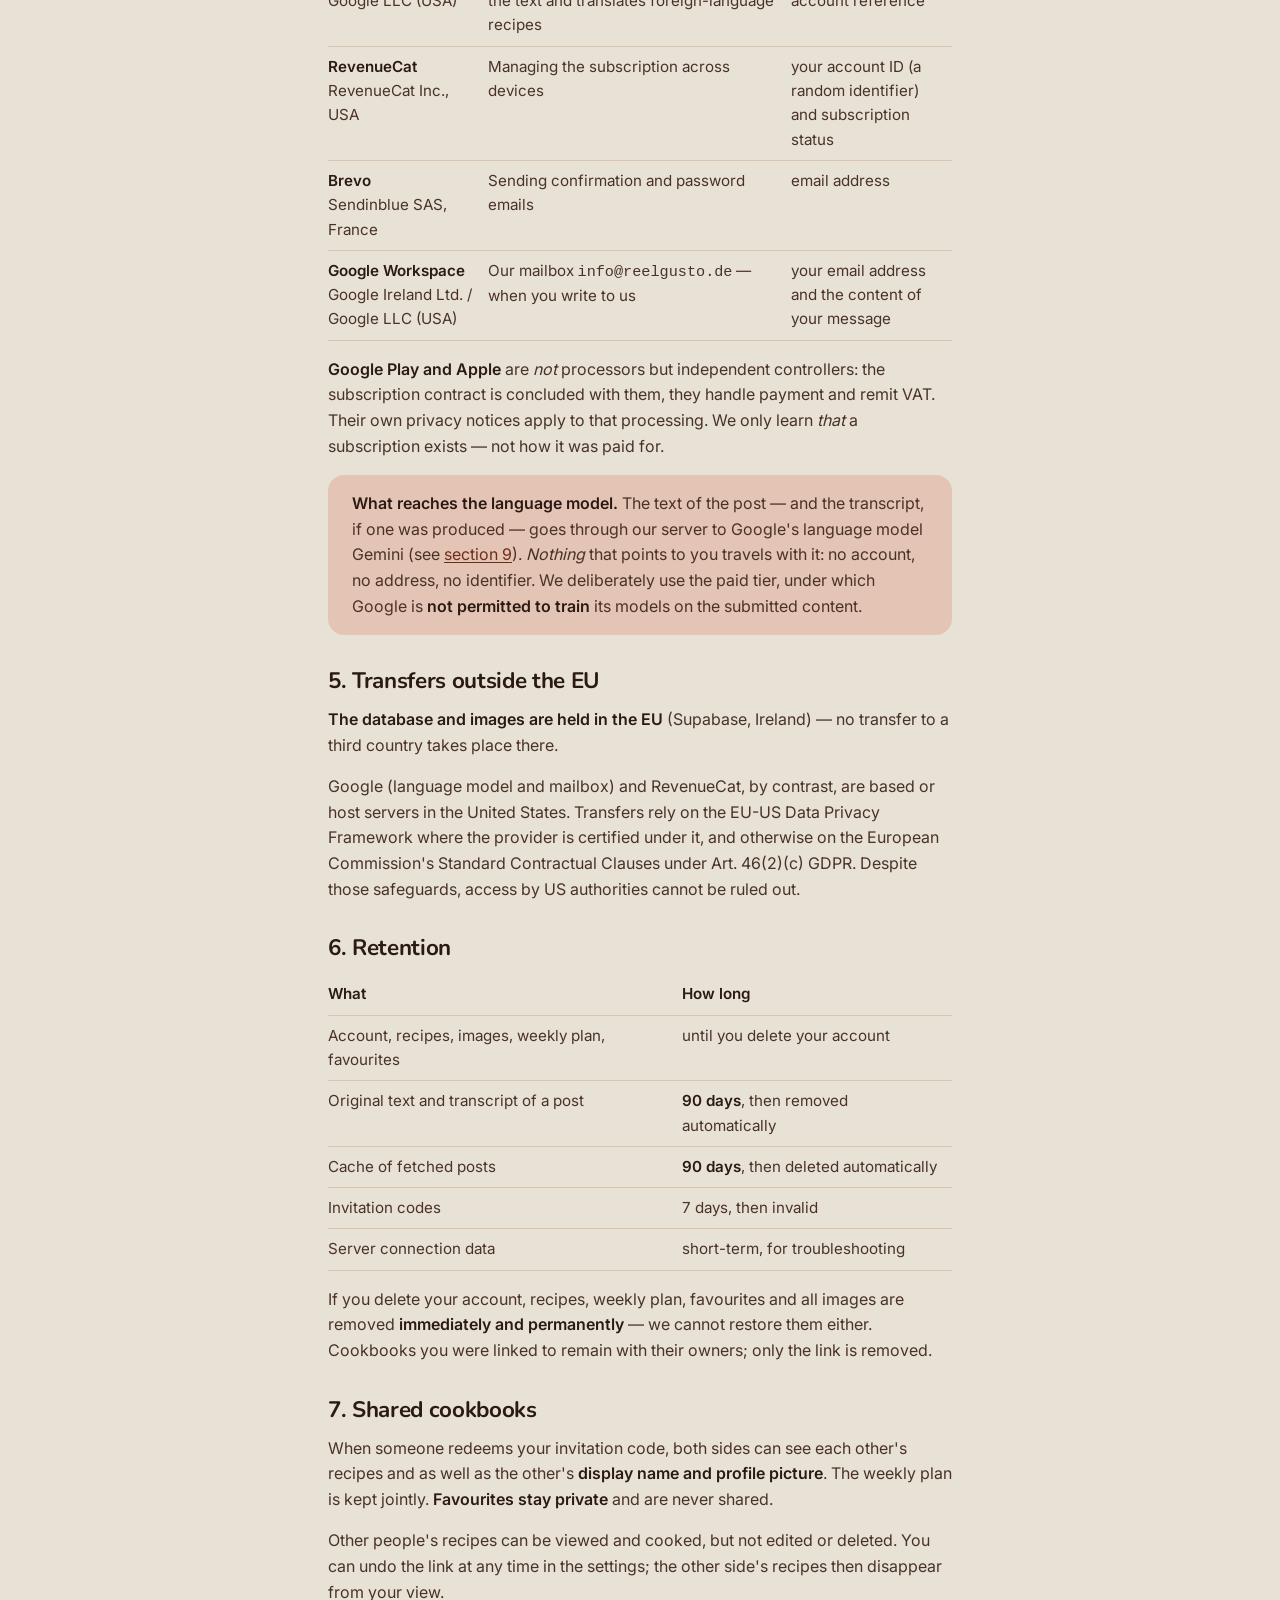
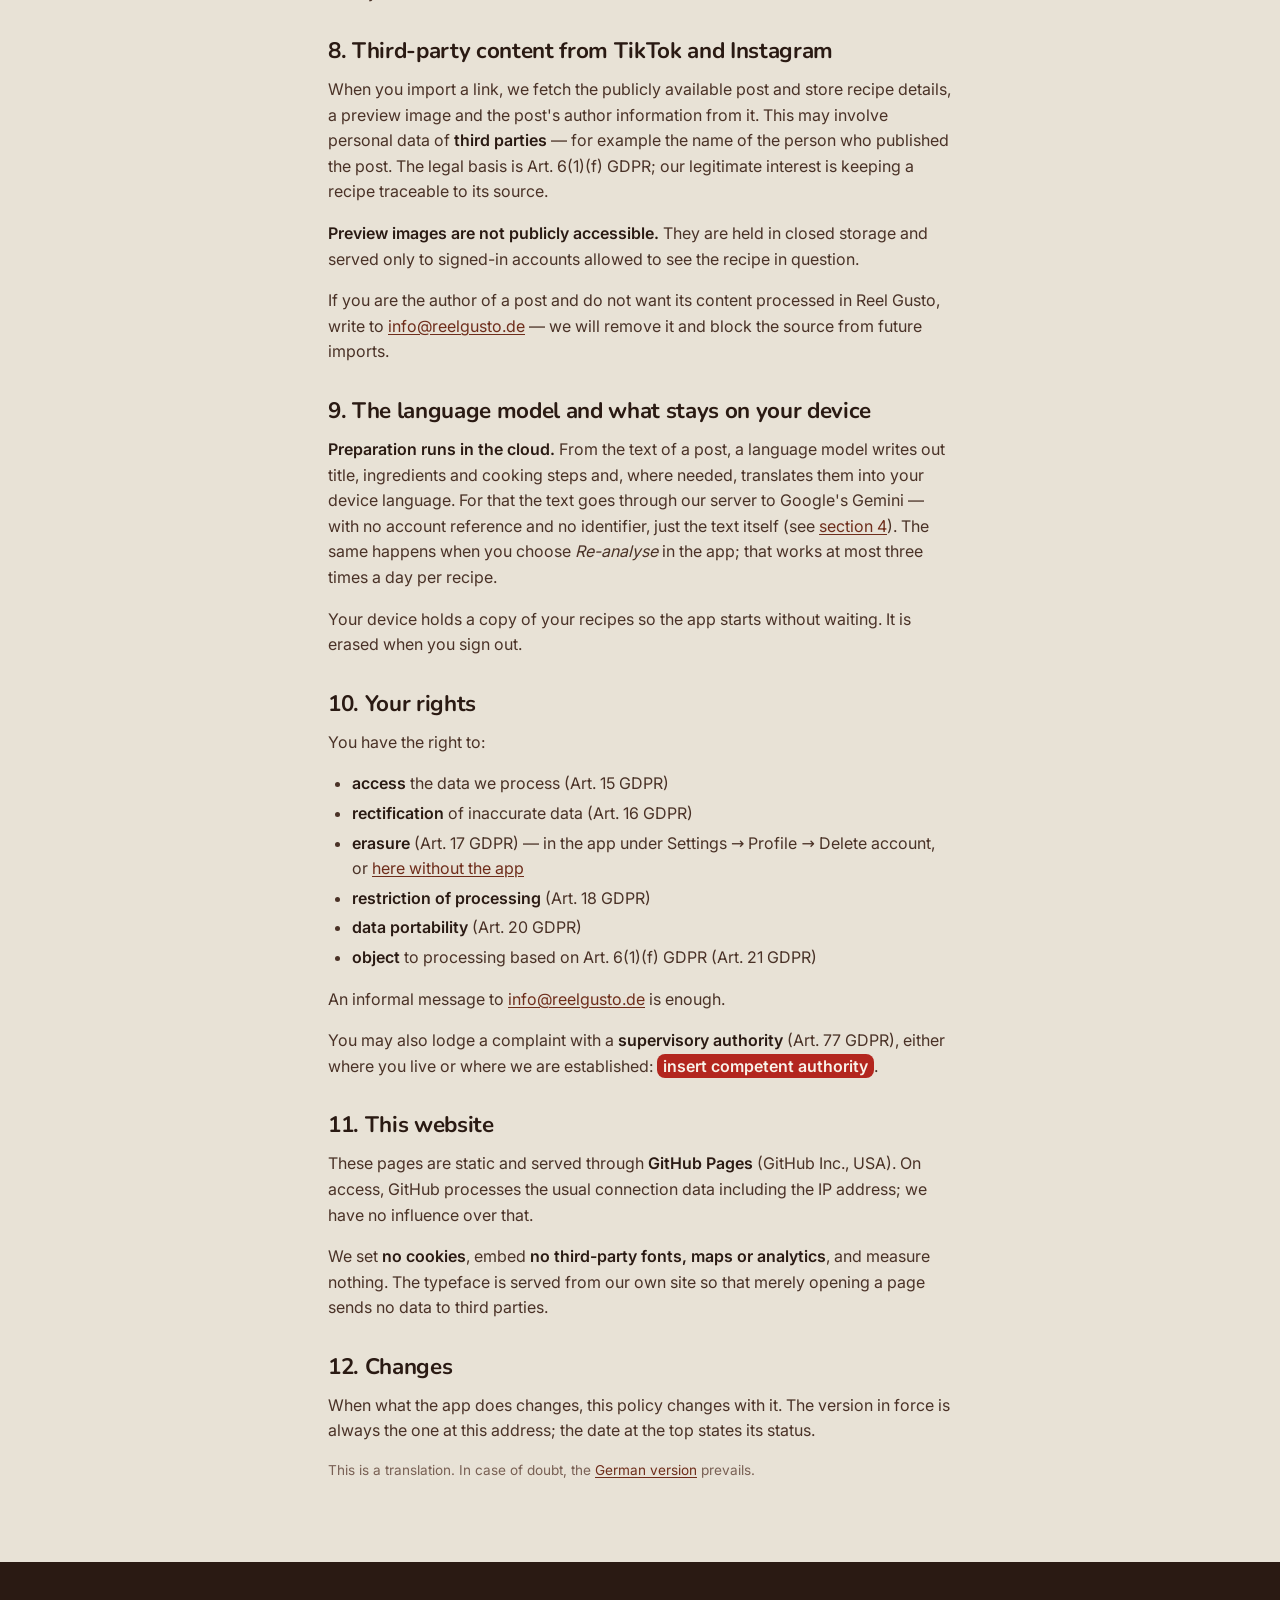
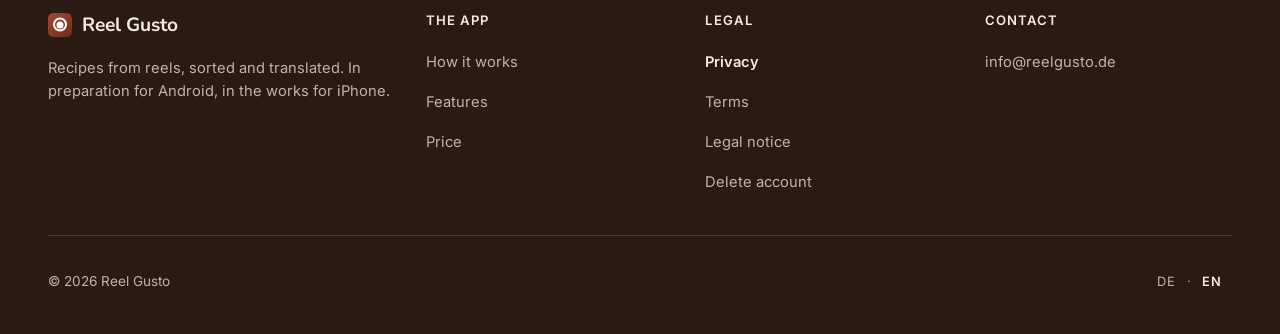
<file: en/privacy/index.html>
<!doctype html>
<html lang="en">
<head>
<meta charset="utf-8">
<meta name="viewport" content="width=device-width, initial-scale=1">
<meta name="theme-color" content="#E8E2D6">
<!-- noindex, solange die Angaben Platzhalter sind (siehe web/README.md).
     Raus, sobald Anschrift und Kontakt stehen. -->
<meta name="robots" content="noindex">
<title>Privacy Policy — Reel Gusto</title>
<link rel="icon" href="../../bilder/logo.svg" type="image/svg+xml">
<link rel="apple-touch-icon" href="../../bilder/logo-180.png">
<link rel="stylesheet" href="../../stil.css">
<!-- Weiches Scrollen mit dem Mausrad. Zugabe: Ohne die Datei scrollt die
     Seite wie jede andere - siehe den Kopf von scrollen.js. -->
<script src="../../scrollen.js" defer></script>
<!--
  DRAFT. Uebersetzung der deutschen Fassung; verbindlich ist das Original unter
  /datenschutz/. Wer dort etwas aendert, aendert es hier mit.
-->
</head>
<body>

<a class="sprung" href="#inhalt">Skip to content</a>

<header class="kopf">
  <div class="kopf-inhalt">
    <a class="marke" href="../../en/"><img class="marke-logo" src="../../bilder/logo.svg" width="26" height="26" alt="">Reel Gusto</a>
    <nav class="kopf-nav" aria-label="Sections">
      <a class="nur-breit" href="../../en/#verwandlung">How it works</a>
      <a class="nur-breit" href="../../en/#funktionen">Features</a>
      <a class="nur-breit" href="../../en/#holen">Price</a>
      <span class="sprachen">
        <a href="../../datenschutz/index.html" hreflang="de">DE</a>
        <span class="teiler" aria-hidden="true">·</span>
        <span aria-current="true">EN</span>
      </span>
    </nav>
  </div>
</header>

<main id="inhalt" tabindex="-1">
  <div class="inhalt">

    <h1>Privacy Policy</h1>
    <p class="stand">Last updated: <span class="todo">insert DD/MM/YYYY</span></p>

    <p class="vorspann">
      Reel Gusto stores recipes so they are available on all your devices and can be shared
      with people you invite. Everything processed for that is listed here — including the
      parts we are not thrilled about.
    </p>

    <nav class="verzeichnis" aria-label="Contents">
      <ol>
        <li><a href="#controller">Controller</a></li>
        <li><a href="#data">What we process</a></li>
        <li><a href="#purposes">Purposes and legal bases</a></li>
        <li><a href="#recipients">Recipients and processors</a></li>
        <li><a href="#transfers">Transfers outside the EU</a></li>
        <li><a href="#retention">Retention</a></li>
        <li><a href="#shared">Shared cookbooks</a></li>
        <li><a href="#thirdparty">Third-party content from TikTok and Instagram</a></li>
        <li><a href="#ondevice">The language model and what stays on your device</a></li>
        <li><a href="#rights">Your rights</a></li>
        <li><a href="#website">This website</a></li>
        <li><a href="#changes">Changes</a></li>
      </ol>
    </nav>

    <h2 id="controller">1. Controller</h2>
    <p>The controller under the General Data Protection Regulation (GDPR) is:</p>
    <div class="karte">
      <p>
        <span class="todo">Name or company</span><br>
        <span class="todo">Street and number</span><br>
        <span class="todo">Postcode and city</span><br>
        Germany
      </p>
      <p>Email: <a href="mailto:info@reelgusto.de">info@reelgusto.de</a></p>
    </div>
    <p>
      We have not appointed a data protection officer; the conditions of § 38 BDSG are not
      met.
    </p>

    <h2 id="data">2. What we process</h2>

    <h3>Account</h3>
    <p>
      Signing up requires an <strong>email address</strong> and a <strong>password</strong>.
      The password is never stored in plain text, only as a cryptographic hash — we cannot
      read it either. In addition: a <strong>display name</strong> (pre-filled from the part
      before the @ when you register, changeable at any time), optionally a
      <strong>profile picture</strong>, and the time of registration.
    </p>
    <p>
      The email address must be confirmed before the account can be used. We send a single
      message containing an activation link for that.
    </p>

    <h3>Recipes and everything attached to them</h3>
    <p>
      For every recipe we store the title, ingredients, preparation steps, its
      <strong>categories</strong> (keywords such as “pasta” or “vegetarian”), an image and — for
      imported recipes — the <strong>source URL</strong> and the
      author details published by the network in question (username, display name, profile
      link). Those details stay with the recipe so its origin remains visible.
    </p>
    <p>
      We also temporarily store the <strong>original text of the post</strong> and, where
      produced, a <strong>transcript of the audio</strong>. They exist solely so a failed
      recipe can be re-analysed without fetching the post again, and are deleted
      automatically after 90 days (see <a href="#retention">Retention</a>).
    </p>
    <p>
      Beyond that: your <strong>weekly plan</strong>, your <strong>favourites</strong>
      and any <strong>photos</strong> you take or pick to
      illustrate a recipe.
    </p>

    <h3>Links between cookbooks</h3>
    <p>
      If you share your cookbook with someone, we store the link between the two accounts as
      well as the <strong>invitation code</strong> created for it, its expiry time and who
      redeemed it.
    </p>

    <h3>Imports and subscription</h3>
    <p>
      We count how many imports your account has used and store whether a subscription
      exists and until when. We do <strong>not</strong> process payment data — the purchase
      runs entirely through Google Play or the App Store (see
      <a href="#recipients">Recipients</a>).
    </p>

    <h3>Technical data</h3>
    <p>
      Accessing our servers produces the usual connection data (IP address, timestamp,
      endpoint called, status code). It serves operation and troubleshooting. We use no
      analytics or tracking tools, there is no advertising, and we do not build usage
      profiles.
    </p>

    <h2 id="purposes">3. Purposes and legal bases</h2>
    <div class="tabelle">
      <table>
        <thead>
          <tr><th>Purpose</th><th>Legal basis</th></tr>
        </thead>
        <tbody>
          <tr><td>Creating and running the account, sign-in, confirmation email</td><td>Art. 6(1)(b) GDPR (performance of a contract)</td></tr>
          <tr><td>Storing, syncing and sharing recipes; weekly plan and favourites</td><td>Art. 6(1)(b) GDPR</td></tr>
          <tr><td>Fetching a post and turning it into a recipe</td><td>Art. 6(1)(b) GDPR</td></tr>
          <tr><td>Counting free imports, checking the subscription</td><td>Art. 6(1)(b) GDPR</td></tr>
          <tr><td>Caching posts already fetched, to avoid cost and load</td><td>Art. 6(1)(f) GDPR (legitimate interest in running the service sustainably)</td></tr>
          <tr><td>Operation, security, abuse prevention, troubleshooting</td><td>Art. 6(1)(f) GDPR</td></tr>
        </tbody>
      </table>
    </div>
    <p>
      Providing the data is voluntary but necessary to use the app: without an account there
      is no access to the recipes, because they live on our server rather than on the device.
    </p>

    <h2 id="recipients">4. Recipients and processors</h2>
    <p>
      We do not pass data on for advertising and we sell nothing. To run the service we do
      however use providers acting on our behalf (processors under Art. 28 GDPR):
    </p>
    <div class="tabelle">
      <table>
        <thead>
          <tr><th>Service</th><th>Purpose</th><th>What it receives</th></tr>
        </thead>
        <tbody>
          <tr>
            <td><strong>Supabase</strong><br>Supabase Inc.; servers in the EU (Ireland, <code>eu-west-1</code>)</td>
            <td>Database, authentication, image storage, server functions</td>
            <td>all data listed above</td>
          </tr>
          <tr>
            <td><strong>Apify</strong><br>Apify Technologies s.r.o., Czechia</td>
            <td>Fetching the publicly available post behind the link</td>
            <td>the post URL only — no reference to your account</td>
          </tr>
          <tr>
            <td><strong>Google</strong><br>Google Ireland Ltd. / Google LLC (USA)</td>
            <td>Language model (Gemini) that writes out title, ingredients and cooking steps from the text and translates foreign-language recipes</td>
            <td>the post text or transcript, with no account reference</td>
          </tr>
          <tr>
            <td><strong>RevenueCat</strong><br>RevenueCat Inc., USA</td>
            <td>Managing the subscription across devices</td>
            <td>your account ID (a random identifier) and subscription status</td>
          </tr>
          <tr>
            <td><strong>Brevo</strong><br>Sendinblue SAS, France</td>
            <td>Sending confirmation and password emails</td>
            <td>email address</td>
          </tr>
          <tr>
            <td><strong>Google Workspace</strong><br>Google Ireland Ltd. / Google LLC (USA)</td>
            <td>Our mailbox <code>info@reelgusto.de</code> — when you write to us</td>
            <td>your email address and the content of your message</td>
          </tr>
        </tbody>
      </table>
    </div>
    <p>
      <strong>Google Play and Apple</strong> are <em>not</em> processors but independent
      controllers: the subscription contract is concluded with them, they handle payment and
      remit VAT. Their own privacy notices apply to that processing. We only learn
      <em>that</em> a subscription exists — not how it was paid for.
    </p>

    <div class="hinweis">
      <p>
        <strong>What reaches the language model.</strong> The text of the post — and the
        transcript, if one was produced — goes through our server to Google's language model
        Gemini (see <a href="#ondevice">section 9</a>). <em>Nothing</em> that points to you
        travels with it: no account, no address, no identifier. We deliberately use the paid
        tier, under which Google is <strong>not permitted to train</strong> its models on the
        submitted content.
      </p>
    </div>

    <h2 id="transfers">5. Transfers outside the EU</h2>
    <p>
      <strong>The database and images are held in the EU</strong> (Supabase, Ireland) —
      no transfer to a third country takes place there.
    </p>
    <p>
      Google (language model and mailbox) and RevenueCat, by contrast, are based or host servers in
      the United States. Transfers rely
      on the EU-US Data Privacy Framework where the provider is certified under it, and
      otherwise on the European Commission's Standard Contractual Clauses under Art. 46(2)(c)
      GDPR. Despite those safeguards, access by US authorities cannot be ruled out.
    </p>

    <h2 id="retention">6. Retention</h2>
    <div class="tabelle">
      <table>
        <thead><tr><th>What</th><th>How long</th></tr></thead>
        <tbody>
          <tr><td>Account, recipes, images, weekly plan, favourites</td><td>until you delete your account</td></tr>
          <tr><td>Original text and transcript of a post</td><td><strong>90 days</strong>, then removed automatically</td></tr>
          <tr><td>Cache of fetched posts</td><td><strong>90 days</strong>, then deleted automatically</td></tr>
          <tr><td>Invitation codes</td><td>7 days, then invalid</td></tr>
          <tr><td>Server connection data</td><td>short-term, for troubleshooting</td></tr>
        </tbody>
      </table>
    </div>
    <p>
      If you delete your account, recipes, weekly plan, favourites and all images
      are removed <strong>immediately and permanently</strong> — we cannot restore them
      either. Cookbooks you were linked to remain with their owners; only the link is
      removed.
    </p>

    <h2 id="shared">7. Shared cookbooks</h2>
    <p>
      When someone redeems your invitation code, both sides can see each other's recipes and
      as well as the other's <strong>display name and profile picture</strong>.
      The weekly plan is kept jointly. <strong>Favourites stay private</strong> and are never
      shared.
    </p>
    <p>
      Other people's recipes can be viewed and cooked, but not edited or deleted. You can
      undo the link at any time in the settings; the other side's recipes then disappear from
      your view.
    </p>

    <h2 id="thirdparty">8. Third-party content from TikTok and Instagram</h2>
    <p>
      When you import a link, we fetch the publicly available post and store recipe details,
      a preview image and the post's author information from it. This may involve personal
      data of <strong>third parties</strong> — for example the name of the person who
      published the post. The legal basis is Art. 6(1)(f) GDPR; our legitimate interest is
      keeping a recipe traceable to its source.
    </p>
    <p>
      <strong>Preview images are not publicly accessible.</strong> They are held in closed
      storage and served only to signed-in accounts allowed to see the recipe in question.
    </p>
    <p>
      If you are the author of a post and do not want its content processed in Reel Gusto,
      write to <a href="mailto:info@reelgusto.de">info@reelgusto.de</a> — we will remove
      it and block the source from future imports.
    </p>

    <h2 id="ondevice">9. The language model and what stays on your device</h2>
    <p>
      <strong>Preparation runs in the cloud.</strong> From the text of a post, a language
      model writes out title, ingredients and cooking steps and, where needed, translates
      them into your device language. For that the text goes through our server to Google's
      Gemini — with no account reference and no identifier, just the text itself (see
      <a href="#recipients">section 4</a>). The same happens when you choose
      <em>Re-analyse</em> in the app; that works at most three times a day per recipe.
    </p>
    <p>
      Your device holds a copy of your recipes so the app starts without waiting. It is
      erased when you sign out.
    </p>

    <h2 id="rights">10. Your rights</h2>
    <p>You have the right to:</p>
    <ul>
      <li><strong>access</strong> the data we process (Art. 15 GDPR)</li>
      <li><strong>rectification</strong> of inaccurate data (Art. 16 GDPR)</li>
      <li><strong>erasure</strong> (Art. 17 GDPR) — in the app under Settings → Profile → Delete account, or <a href="../delete-account/index.html">here without the app</a></li>
      <li><strong>restriction of processing</strong> (Art. 18 GDPR)</li>
      <li><strong>data portability</strong> (Art. 20 GDPR)</li>
      <li><strong>object</strong> to processing based on Art. 6(1)(f) GDPR (Art. 21 GDPR)</li>
    </ul>
    <p>An informal message to <a href="mailto:info@reelgusto.de">info@reelgusto.de</a> is enough.</p>
    <p>
      You may also lodge a complaint with a <strong>supervisory authority</strong> (Art. 77
      GDPR), either where you live or where we are established:
      <span class="todo">insert competent authority</span>.
    </p>

    <h2 id="website">11. This website</h2>
    <p>
      These pages are static and served through <strong>GitHub Pages</strong> (GitHub Inc.,
      USA). On access, GitHub processes the usual connection data including the IP address;
      we have no influence over that.
    </p>
    <p>
      We set <strong>no cookies</strong>, embed <strong>no third-party fonts, maps or
      analytics</strong>, and measure nothing. The typeface is served from our own site so
      that merely opening a page sends no data to third parties.
    </p>

    <h2 id="changes">12. Changes</h2>
    <p>
      When what the app does changes, this policy changes with it. The version in force is
      always the one at this address; the date at the top states its status.
    </p>

    <p class="stand">
      This is a translation. In case of doubt, the
      <a href="../../datenschutz/index.html">German version</a> prevails.
    </p>

  </div>
</main>

<footer class="seitenfuss">
  <div class="fuss-inhalt">
    <div class="fuss-raster">
      <div>
        <a class="fuss-marke" href="../../en/">
          <img class="marke-logo" src="../../bilder/logo.svg" width="24" height="24" alt="">
          Reel Gusto
        </a>
        <p class="fuss-satz">Recipes from reels, sorted and translated. In preparation for Android, in the works for iPhone.</p>
      </div>
      <div class="fuss-spalte">
        <b>The app</b>
        <a href="../../en/#verwandlung">How it works</a>
        <a href="../../en/#funktionen">Features</a>
        <a href="../../en/#holen">Price</a>
      </div>
      <div class="fuss-spalte">
        <b>Legal</b>
        <a href="../../en/privacy/index.html" aria-current="page">Privacy</a>
        <a href="../../en/terms/index.html">Terms</a>
        <a href="../../en/legal-notice/index.html">Legal notice</a>
        <a href="../../en/delete-account/index.html">Delete account</a>
      </div>
      <div class="fuss-spalte">
        <b>Contact</b>
        <a href="mailto:info@reelgusto.de">info@reelgusto.de</a>
      </div>
    </div>
    <div class="fuss-zeile">
      <span>© 2026 Reel Gusto</span>
      <span class="sprachen">
        <a href="../../" hreflang="de">DE</a>
        <span class="teiler" aria-hidden="true">·</span>
        <span aria-current="true">EN</span>
      </span>
    </div>
  </div>
</footer>

<script>
/*
  Ein Handgriff, und er ist Zugabe: Der klebende Kopf bekommt seinen Rand erst,
  wenn wirklich etwas darunter durchlaeuft. Ohne JavaScript steht die Seite
  vollstaendig da - dieselbe Regel wie auf der Startseite.
*/
(function () {
  var kopf = document.querySelector('.kopf');
  if (!kopf) return;
  var amAnschlag = false;
  addEventListener('scroll', function () {
    var jetzt = scrollY > 8;
    if (jetzt !== amAnschlag) {
      amAnschlag = jetzt;
      kopf.setAttribute('data-gescrollt', jetzt ? 'ja' : 'nein');
    }
  }, { passive: true });
})();
</script>

</body>
</html>
</file>
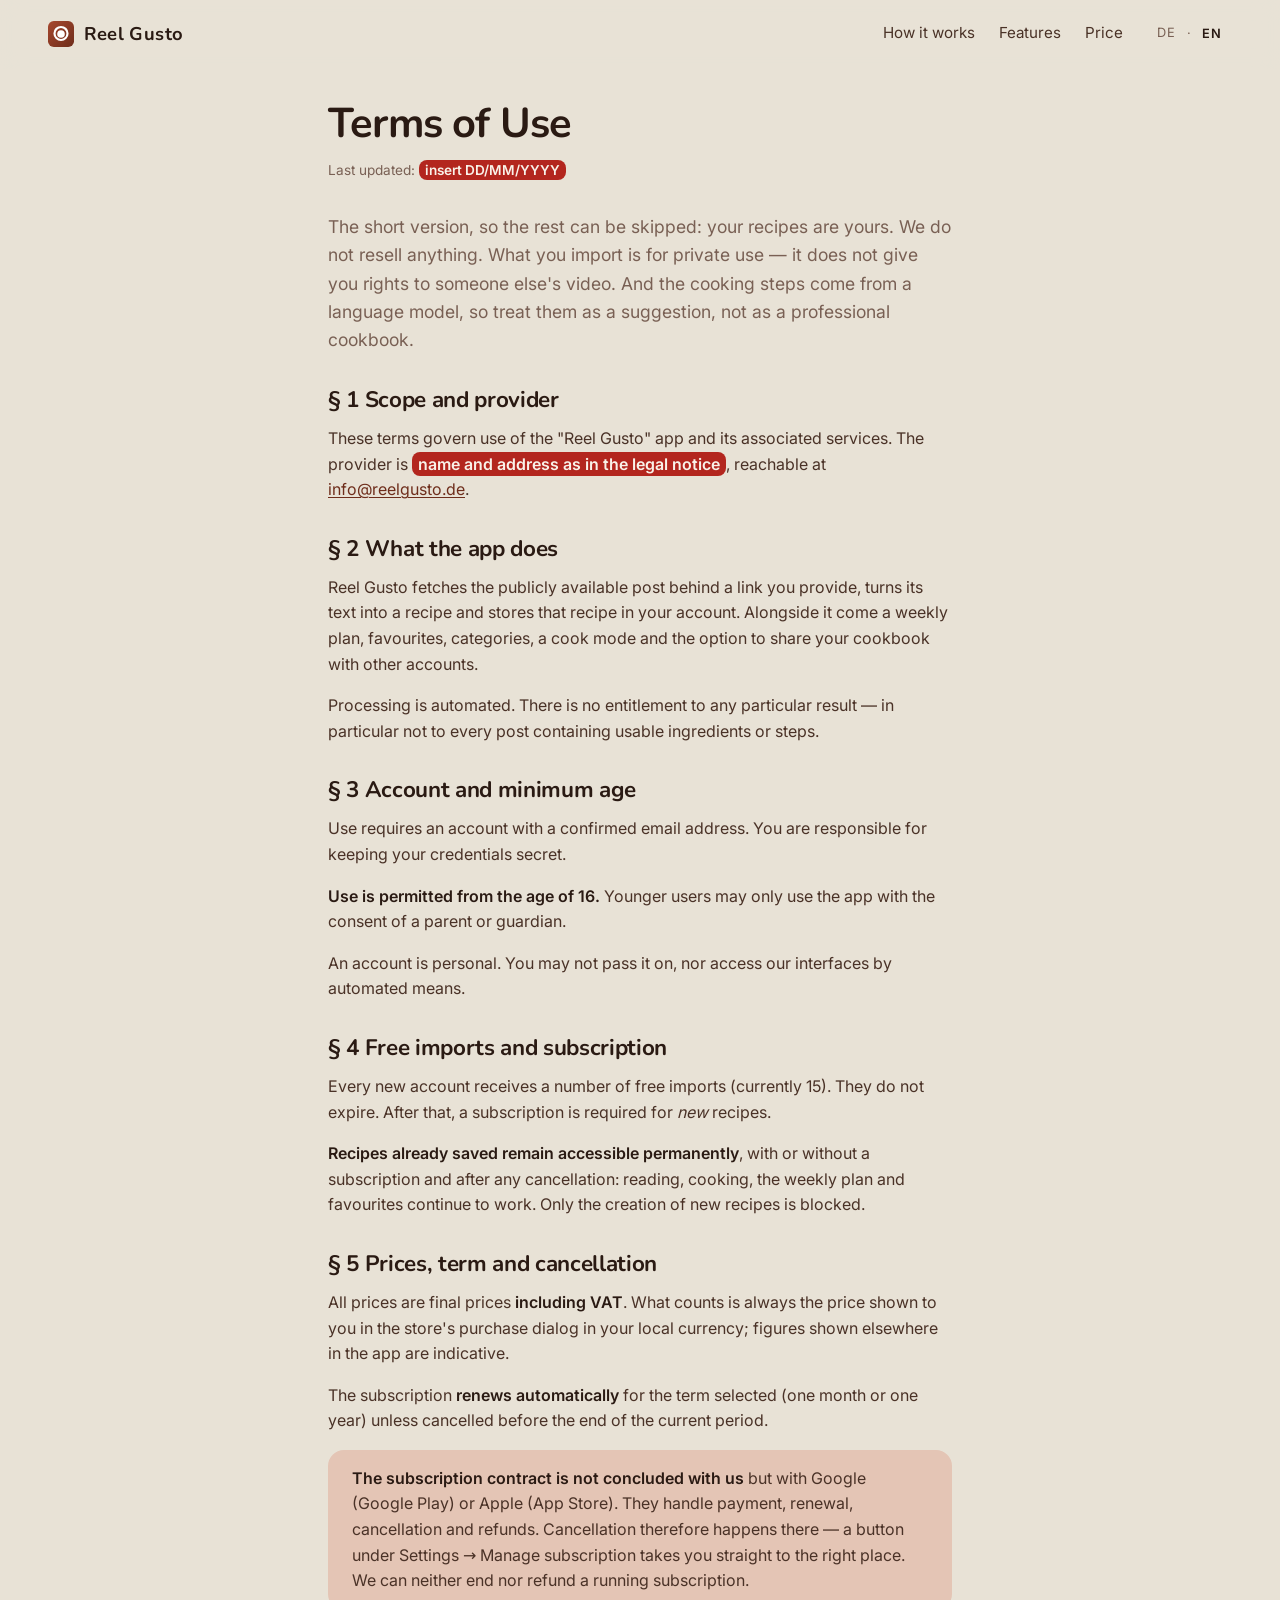
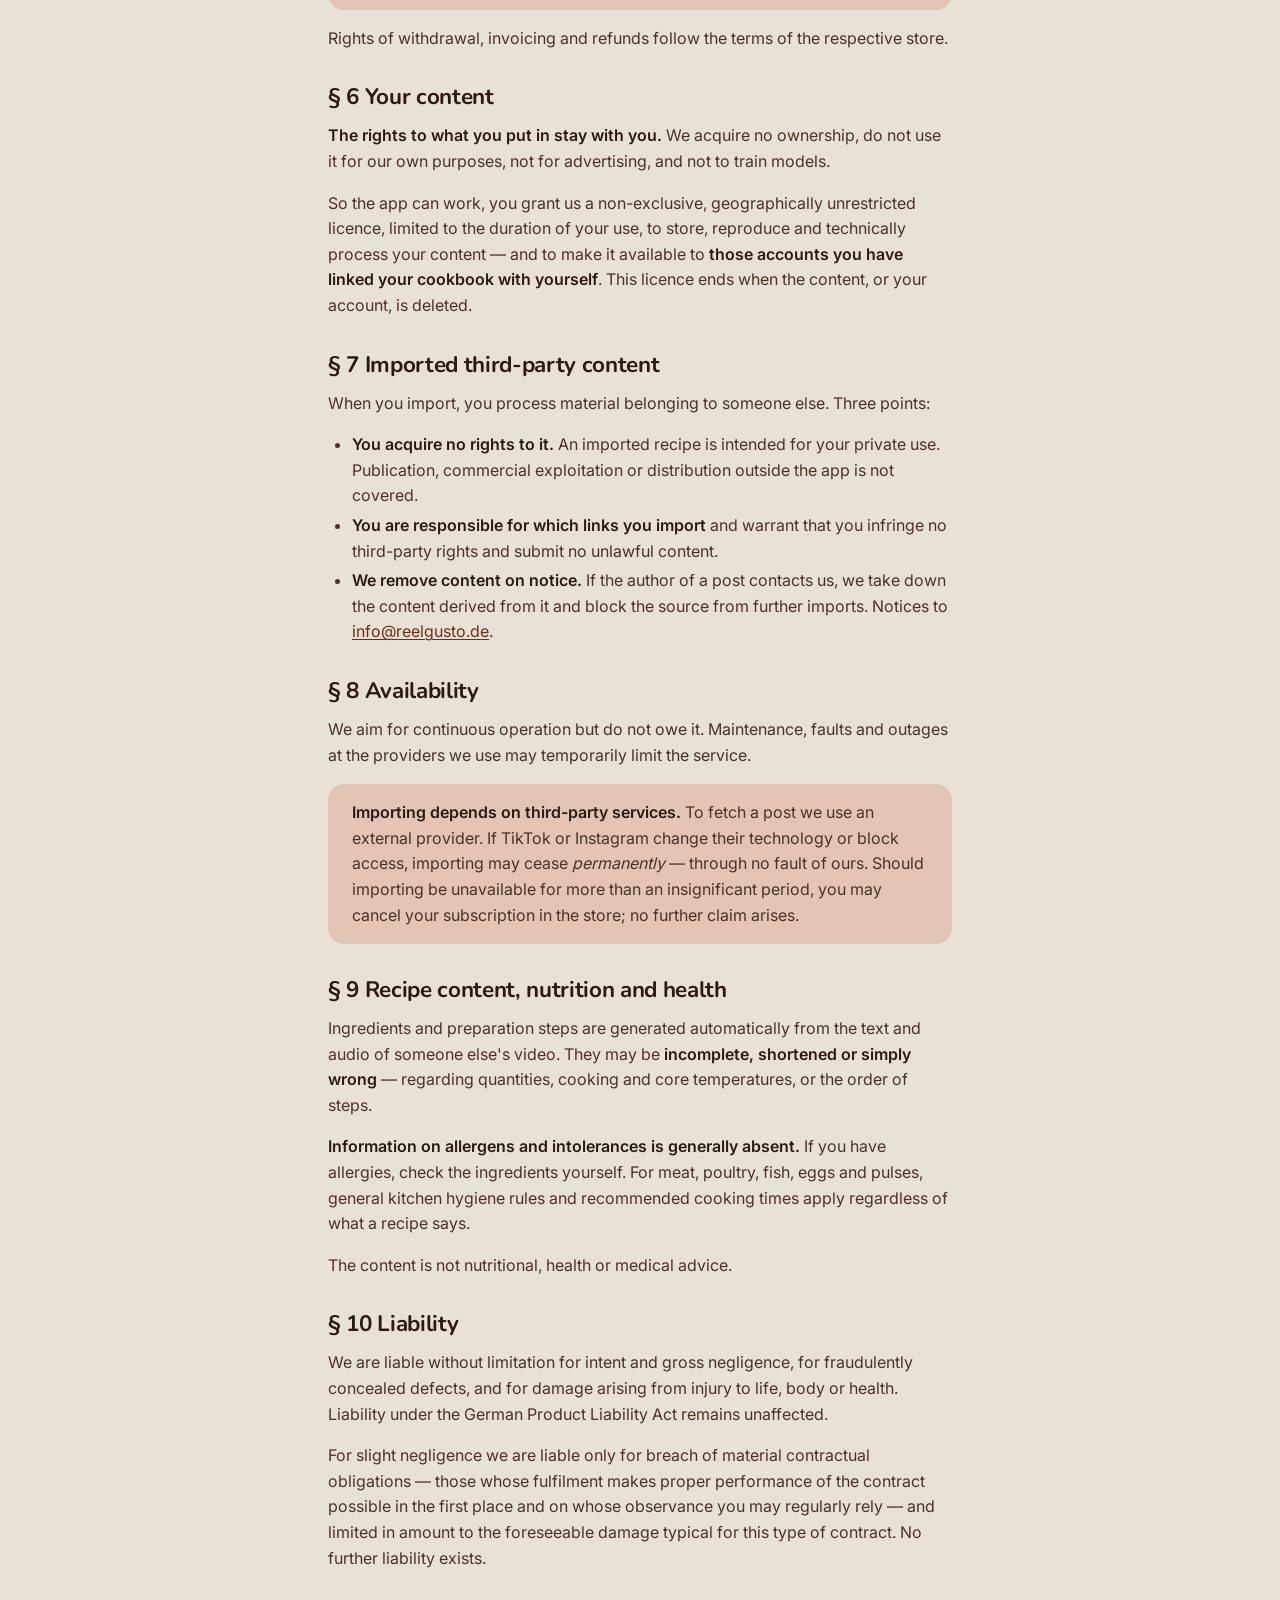
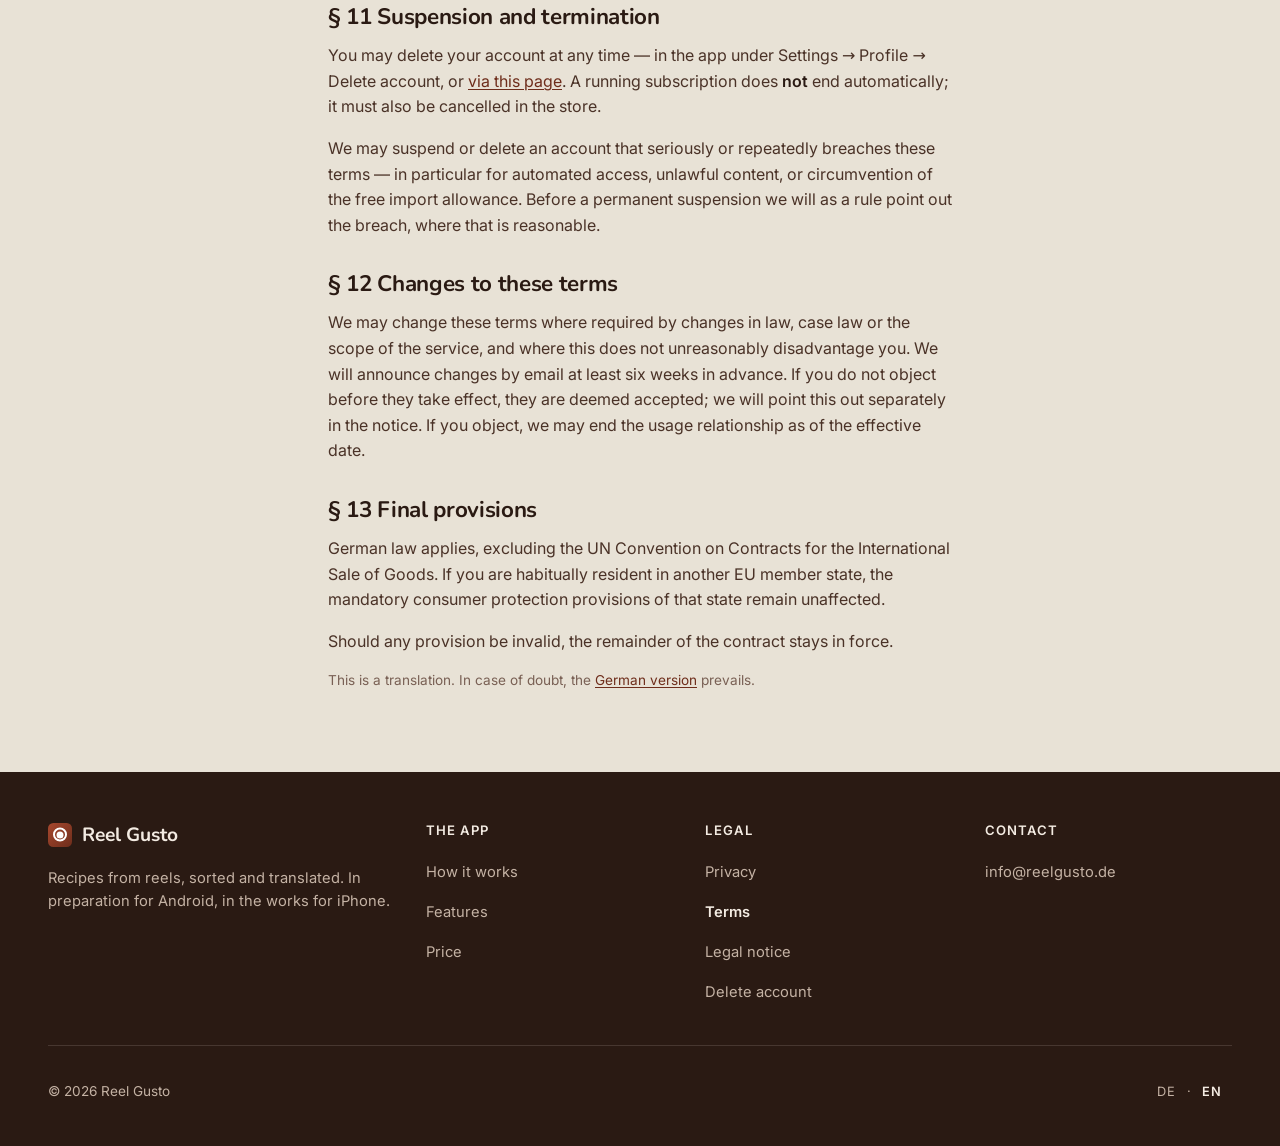
<file: en/terms/index.html>
<!doctype html>
<html lang="en">
<head>
<meta charset="utf-8">
<meta name="viewport" content="width=device-width, initial-scale=1">
<meta name="theme-color" content="#E8E2D6">
<!-- noindex, solange die Angaben Platzhalter sind (siehe web/README.md).
     Raus, sobald Anschrift und Kontakt stehen. -->
<meta name="robots" content="noindex">
<title>Terms of Use — Reel Gusto</title>
<link rel="icon" href="../../bilder/logo.svg" type="image/svg+xml">
<link rel="apple-touch-icon" href="../../bilder/logo-180.png">
<link rel="stylesheet" href="../../stil.css">
<!-- Weiches Scrollen mit dem Mausrad. Zugabe: Ohne die Datei scrollt die
     Seite wie jede andere - siehe den Kopf von scrollen.js. -->
<script src="../../scrollen.js" defer></script>
<!-- DRAFT. Uebersetzung von /agb/; verbindlich ist die deutsche Fassung. -->
</head>
<body>

<a class="sprung" href="#inhalt">Skip to content</a>

<header class="kopf">
  <div class="kopf-inhalt">
    <a class="marke" href="../../en/"><img class="marke-logo" src="../../bilder/logo.svg" width="26" height="26" alt="">Reel Gusto</a>
    <nav class="kopf-nav" aria-label="Sections">
      <a class="nur-breit" href="../../en/#verwandlung">How it works</a>
      <a class="nur-breit" href="../../en/#funktionen">Features</a>
      <a class="nur-breit" href="../../en/#holen">Price</a>
      <span class="sprachen">
        <a href="../../agb/index.html" hreflang="de">DE</a>
        <span class="teiler" aria-hidden="true">·</span>
        <span aria-current="true">EN</span>
      </span>
    </nav>
  </div>
</header>

<main id="inhalt" tabindex="-1">
  <div class="inhalt">

    <h1>Terms of Use</h1>
    <p class="stand">Last updated: <span class="todo">insert DD/MM/YYYY</span></p>

    <p class="vorspann">
      The short version, so the rest can be skipped: your recipes are yours. We do not resell
      anything. What you import is for private use — it does not give you rights to someone
      else's video. And the cooking steps come from a language model, so treat them as a
      suggestion, not as a professional cookbook.
    </p>

    <h2 id="scope">§ 1 Scope and provider</h2>
    <p>
      These terms govern use of the "Reel Gusto" app and its associated services. The provider
      is <span class="todo">name and address as in the legal notice</span>, reachable at
      <a href="mailto:info@reelgusto.de">info@reelgusto.de</a>.
    </p>

    <h2 id="service">§ 2 What the app does</h2>
    <p>
      Reel Gusto fetches the publicly available post behind a link you provide, turns its text
      into a recipe and stores that recipe in your account. Alongside it come a weekly plan,
      favourites, categories, a cook mode and the option to share your cookbook with other
      accounts.
    </p>
    <p>
      Processing is automated. There is no entitlement to any particular result — in
      particular not to every post containing usable ingredients or steps.
    </p>

    <h2 id="account">§ 3 Account and minimum age</h2>
    <p>
      Use requires an account with a confirmed email address. You are responsible for keeping
      your credentials secret.
    </p>
    <p>
      <strong>Use is permitted from the age of 16.</strong> Younger users may only use the
      app with the consent of a parent or guardian.
    </p>
    <p>
      An account is personal. You may not pass it on, nor access our interfaces by automated
      means.
    </p>

    <h2 id="free">§ 4 Free imports and subscription</h2>
    <p>
      Every new account receives a number of free imports (currently 15). They do not expire.
      After that, a subscription is required for <em>new</em> recipes.
    </p>
    <p>
      <strong>Recipes already saved remain accessible permanently</strong>, with or without a
      subscription and after any cancellation: reading, cooking, the weekly plan and
      favourites continue to work. Only the creation of new recipes is blocked.
    </p>

    <h2 id="prices">§ 5 Prices, term and cancellation</h2>
    <p>
      All prices are final prices <strong>including VAT</strong>. What counts is always the
      price shown to you in the store's purchase dialog in your local currency; figures shown
      elsewhere in the app are indicative.
    </p>
    <p>
      The subscription <strong>renews automatically</strong> for the term selected (one month
      or one year) unless cancelled before the end of the current period.
    </p>
    <div class="hinweis">
      <p>
        <strong>The subscription contract is not concluded with us</strong> but with Google
        (Google Play) or Apple (App Store). They handle payment, renewal, cancellation and
        refunds. Cancellation therefore happens there — a button under Settings → Manage
        subscription takes you straight to the right place. We can neither end nor refund a
        running subscription.
      </p>
    </div>
    <p>
      Rights of withdrawal, invoicing and refunds follow the terms of the respective store.
    </p>

    <h2 id="your-content">§ 6 Your content</h2>
    <p>
      <strong>The rights to what you put in stay with you.</strong> We acquire no ownership,
      do not use it for our own purposes, not for advertising, and not to train models.
    </p>
    <p>
      So the app can work, you grant us a non-exclusive, geographically unrestricted licence,
      limited to the duration of your use, to store, reproduce and technically process your
      content — and to make it available to <strong>those accounts you have linked your
      cookbook with yourself</strong>. This licence ends when the content, or your account,
      is deleted.
    </p>

    <h2 id="third-party">§ 7 Imported third-party content</h2>
    <p>When you import, you process material belonging to someone else. Three points:</p>
    <ul>
      <li>
        <strong>You acquire no rights to it.</strong> An imported recipe is intended for your
        private use. Publication, commercial exploitation or distribution outside the app is
        not covered.
      </li>
      <li>
        <strong>You are responsible for which links you import</strong> and warrant that you
        infringe no third-party rights and submit no unlawful content.
      </li>
      <li>
        <strong>We remove content on notice.</strong> If the author of a post contacts us, we
        take down the content derived from it and block the source from further imports.
        Notices to <a href="mailto:info@reelgusto.de">info@reelgusto.de</a>.
      </li>
    </ul>

    <h2 id="availability">§ 8 Availability</h2>
    <p>
      We aim for continuous operation but do not owe it. Maintenance, faults and outages at
      the providers we use may temporarily limit the service.
    </p>
    <div class="hinweis">
      <p>
        <strong>Importing depends on third-party services.</strong> To fetch a post we use an
        external provider. If TikTok or Instagram change their technology or block access,
        importing may cease <em>permanently</em> — through no fault of ours. Should importing
        be unavailable for more than an insignificant period, you may cancel your
        subscription in the store; no further claim arises.
      </p>
    </div>

    <h2 id="recipes">§ 9 Recipe content, nutrition and health</h2>
    <p>
      Ingredients and preparation steps are generated automatically from the text and audio
      of someone else's video. They may be <strong>incomplete, shortened or simply
      wrong</strong> — regarding quantities, cooking and core temperatures, or the order of
      steps.
    </p>
    <p>
      <strong>Information on allergens and intolerances is generally absent.</strong> If you
      have allergies, check the ingredients yourself. For meat, poultry, fish, eggs and
      pulses, general kitchen hygiene rules and recommended cooking times apply regardless of
      what a recipe says.
    </p>
    <p>The content is not nutritional, health or medical advice.</p>

    <h2 id="liability">§ 10 Liability</h2>
    <p>
      We are liable without limitation for intent and gross negligence, for fraudulently
      concealed defects, and for damage arising from injury to life, body or health.
      Liability under the German Product Liability Act remains unaffected.
    </p>
    <p>
      For slight negligence we are liable only for breach of material contractual obligations
      — those whose fulfilment makes proper performance of the contract possible in the first
      place and on whose observance you may regularly rely — and limited in amount to the
      foreseeable damage typical for this type of contract. No further liability exists.
    </p>

    <h2 id="termination">§ 11 Suspension and termination</h2>
    <p>
      You may delete your account at any time — in the app under Settings → Profile → Delete
      account, or <a href="../delete-account/index.html">via this page</a>. A running
      subscription does <strong>not</strong> end automatically; it must also be cancelled in
      the store.
    </p>
    <p>
      We may suspend or delete an account that seriously or repeatedly breaches these terms —
      in particular for automated access, unlawful content, or circumvention of the free
      import allowance. Before a permanent suspension we will as a rule point out the breach,
      where that is reasonable.
    </p>

    <h2 id="changes">§ 12 Changes to these terms</h2>
    <p>
      We may change these terms where required by changes in law, case law or the scope of
      the service, and where this does not unreasonably disadvantage you. We will announce
      changes by email at least six weeks in advance. If you do not object before they take
      effect, they are deemed accepted; we will point this out separately in the notice. If
      you object, we may end the usage relationship as of the effective date.
    </p>

    <h2 id="final">§ 13 Final provisions</h2>
    <p>
      German law applies, excluding the UN Convention on Contracts for the International Sale
      of Goods. If you are habitually resident in another EU member state, the mandatory
      consumer protection provisions of that state remain unaffected.
    </p>
    <p>Should any provision be invalid, the remainder of the contract stays in force.</p>

    <p class="stand">
      This is a translation. In case of doubt, the
      <a href="../../agb/index.html">German version</a> prevails.
    </p>

  </div>
</main>

<footer class="seitenfuss">
  <div class="fuss-inhalt">
    <div class="fuss-raster">
      <div>
        <a class="fuss-marke" href="../../en/">
          <img class="marke-logo" src="../../bilder/logo.svg" width="24" height="24" alt="">
          Reel Gusto
        </a>
        <p class="fuss-satz">Recipes from reels, sorted and translated. In preparation for Android, in the works for iPhone.</p>
      </div>
      <div class="fuss-spalte">
        <b>The app</b>
        <a href="../../en/#verwandlung">How it works</a>
        <a href="../../en/#funktionen">Features</a>
        <a href="../../en/#holen">Price</a>
      </div>
      <div class="fuss-spalte">
        <b>Legal</b>
        <a href="../../en/privacy/index.html">Privacy</a>
        <a href="../../en/terms/index.html" aria-current="page">Terms</a>
        <a href="../../en/legal-notice/index.html">Legal notice</a>
        <a href="../../en/delete-account/index.html">Delete account</a>
      </div>
      <div class="fuss-spalte">
        <b>Contact</b>
        <a href="mailto:info@reelgusto.de">info@reelgusto.de</a>
      </div>
    </div>
    <div class="fuss-zeile">
      <span>© 2026 Reel Gusto</span>
      <span class="sprachen">
        <a href="../../" hreflang="de">DE</a>
        <span class="teiler" aria-hidden="true">·</span>
        <span aria-current="true">EN</span>
      </span>
    </div>
  </div>
</footer>

<script>
/*
  Ein Handgriff, und er ist Zugabe: Der klebende Kopf bekommt seinen Rand erst,
  wenn wirklich etwas darunter durchlaeuft. Ohne JavaScript steht die Seite
  vollstaendig da - dieselbe Regel wie auf der Startseite.
*/
(function () {
  var kopf = document.querySelector('.kopf');
  if (!kopf) return;
  var amAnschlag = false;
  addEventListener('scroll', function () {
    var jetzt = scrollY > 8;
    if (jetzt !== amAnschlag) {
      amAnschlag = jetzt;
      kopf.setAttribute('data-gescrollt', jetzt ? 'ja' : 'nein');
    }
  }, { passive: true });
})();
</script>

</body>
</html>
</file>
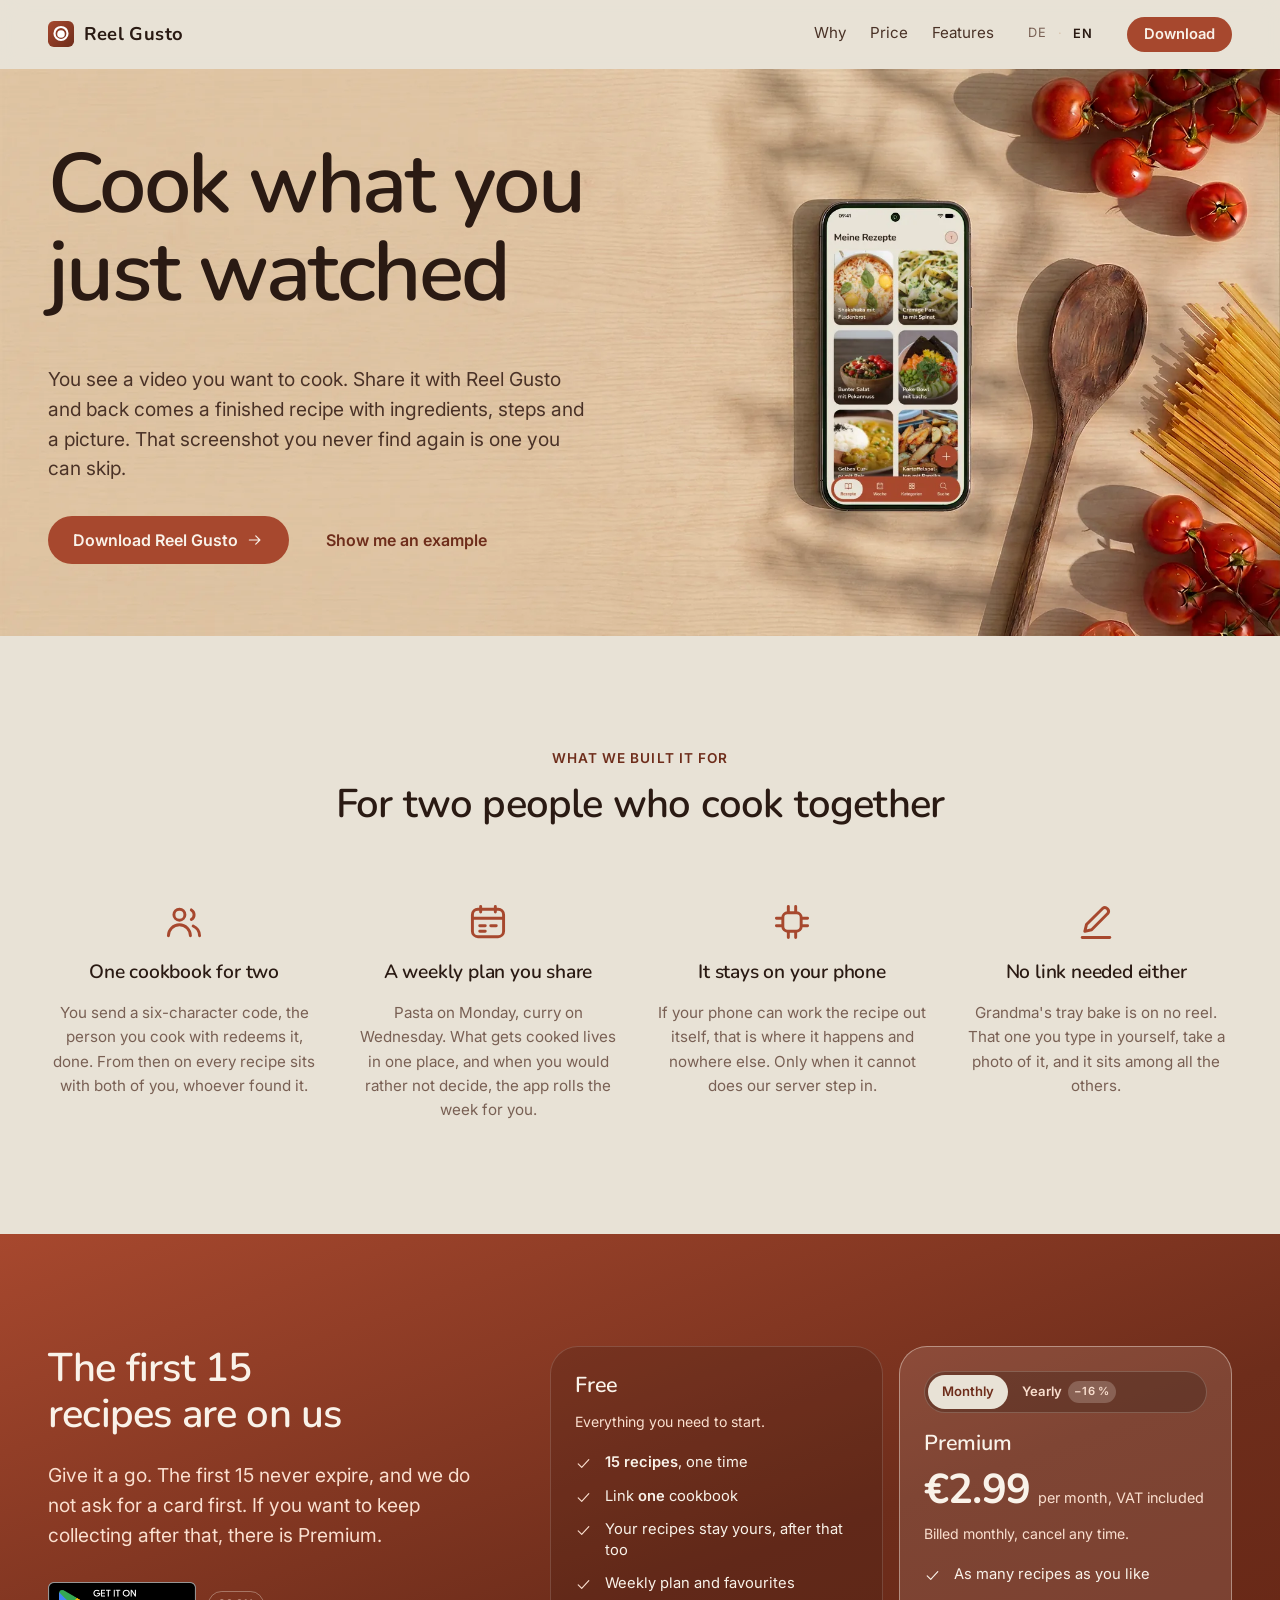
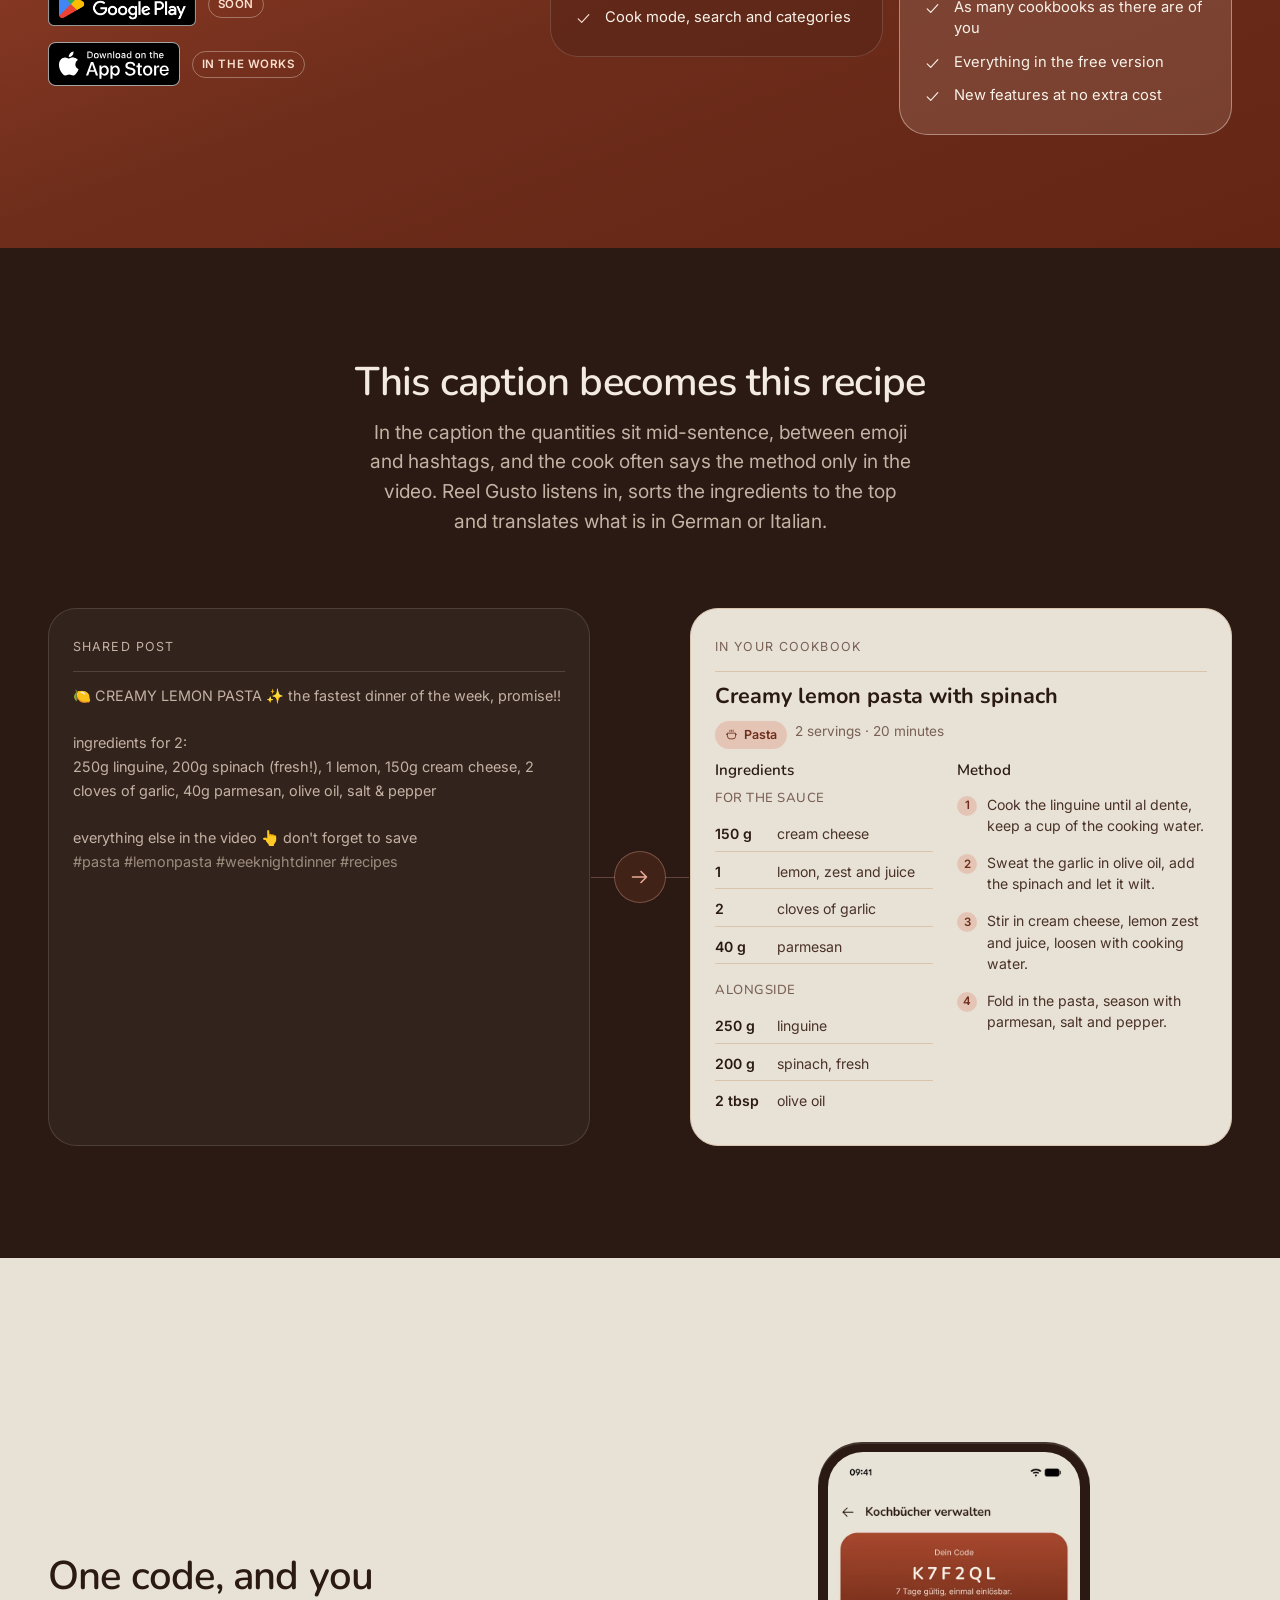
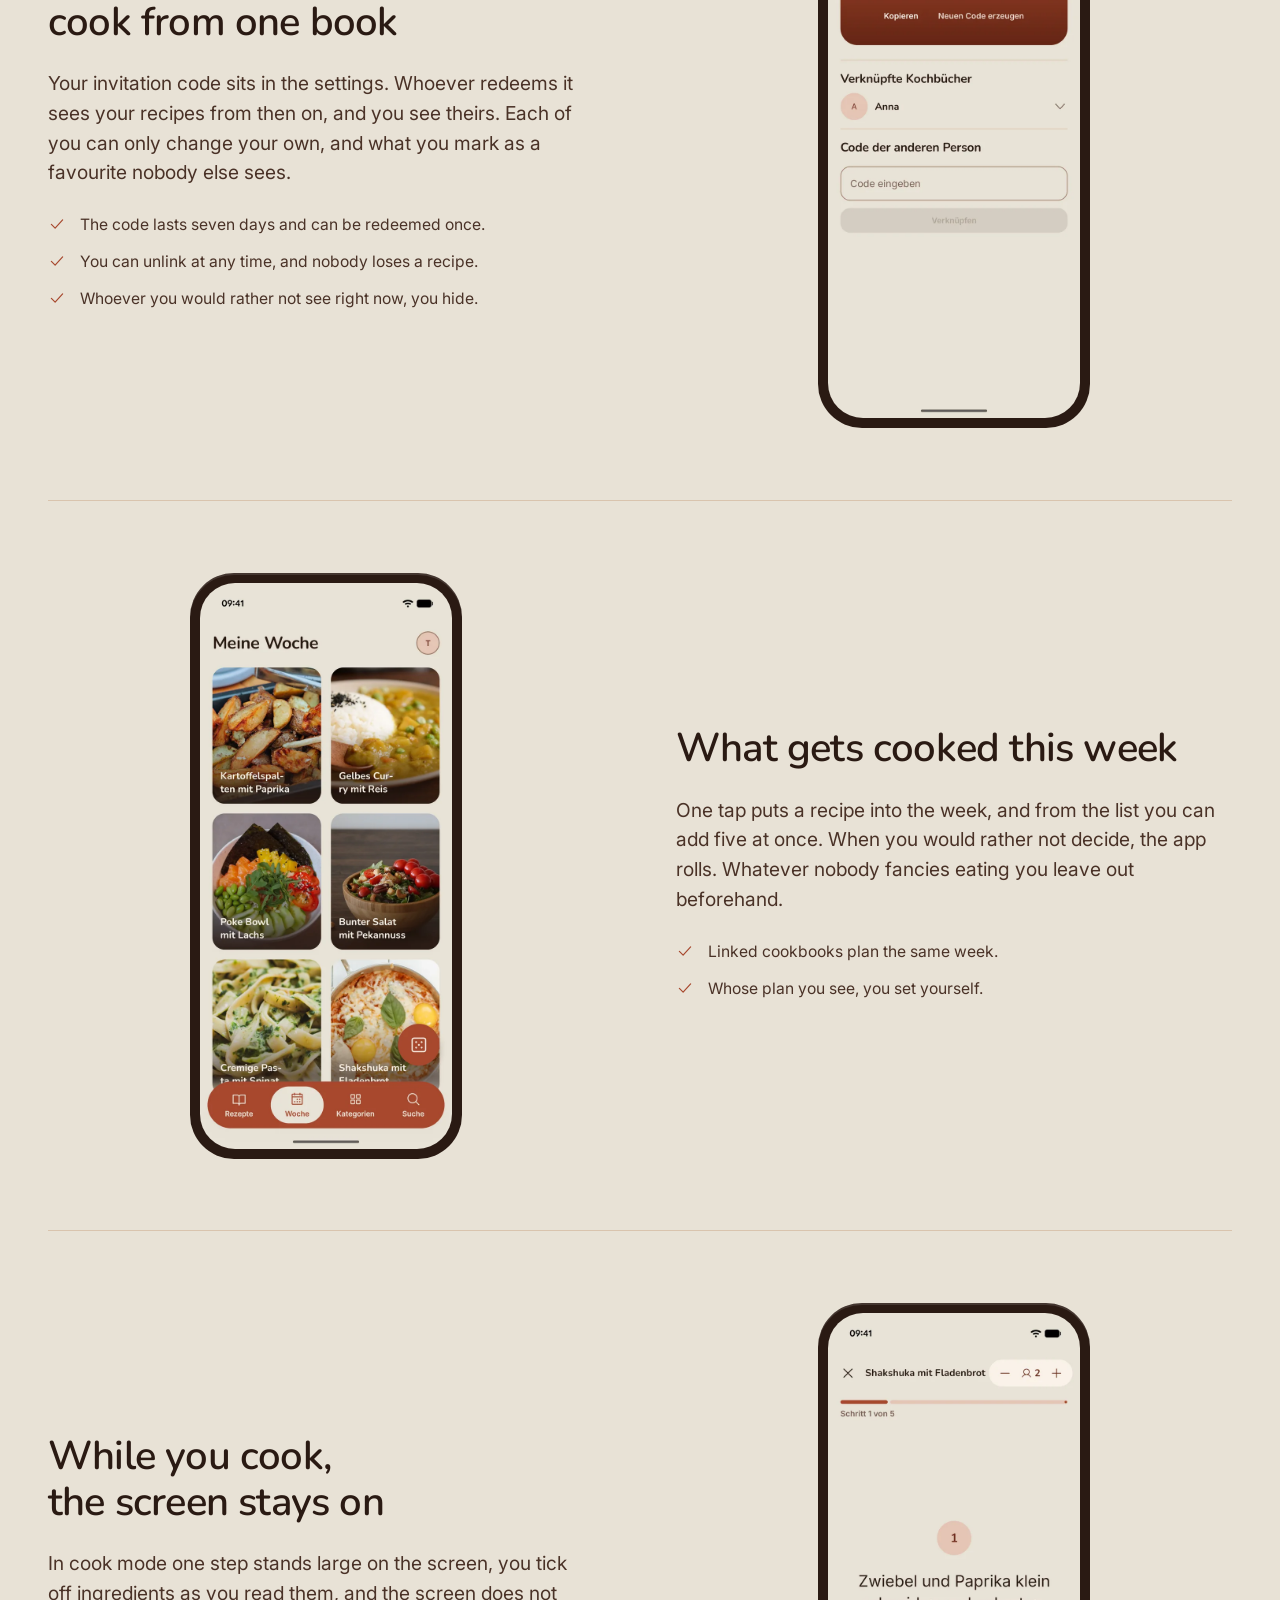
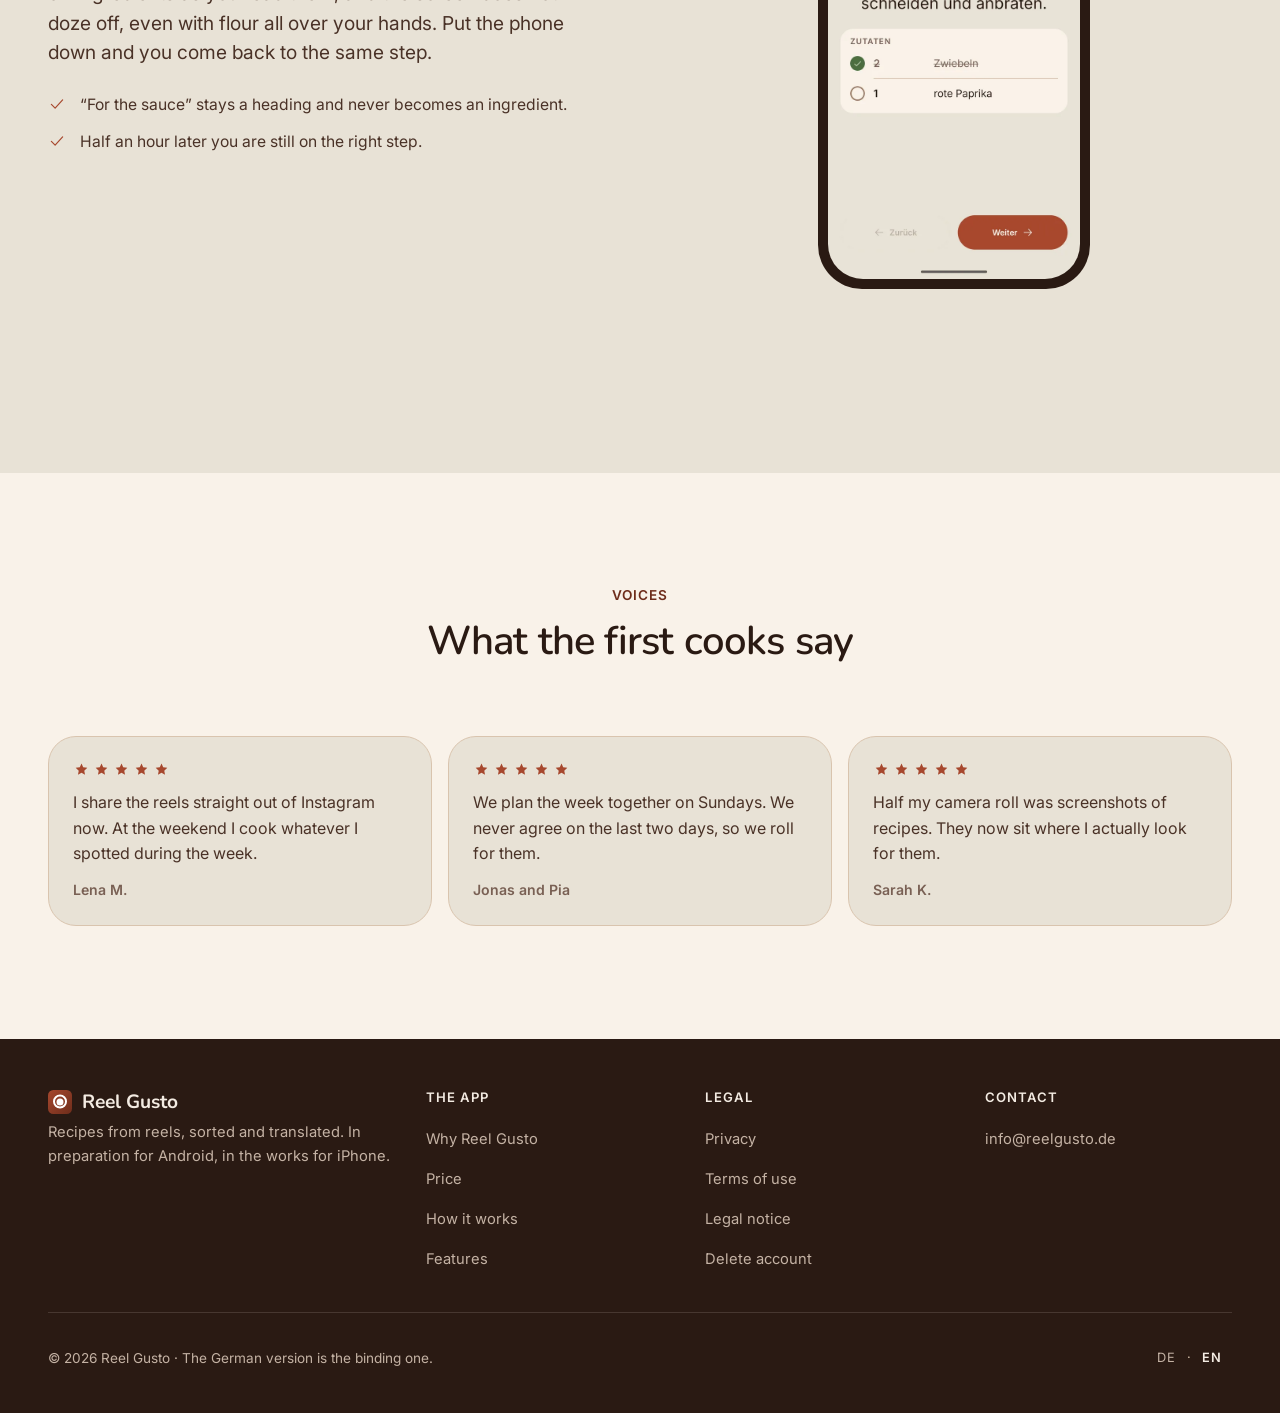
<file: en/home.html>
<!doctype html>
<html lang="en">
<head>
<meta charset="utf-8">
<meta name="viewport" content="width=device-width, initial-scale=1">
<!-- noindex, solange die Angaben Platzhalter sind (siehe web/README.md).
     Raus, sobald Anschrift und Kontakt stehen. -->
<meta name="robots" content="noindex">
<title>Reel Gusto — a reel becomes a recipe</title>
<link rel="icon" href="../bilder/logo.svg" type="image/svg+xml">
<link rel="apple-touch-icon" href="../bilder/logo-180.png">
<meta name="description" content="Share a reel from TikTok or Instagram and you get a finished recipe back: ingredients, steps, picture. Made for two, with a shared weekly plan. The first 15 recipes cost nothing, then €2.99 a month.">
<meta name="theme-color" content="#FCFAF7">
<link rel="stylesheet" href="../stil.css">
<link rel="stylesheet" href="../start.css">
<!-- Weiches Scrollen mit dem Mausrad. Zugabe: Ohne die Datei scrollt die
     Seite wie jede andere - siehe den Kopf von scrollen.js. -->
<script src="../scrollen.js" defer></script>
<!--
  Englische Fassung der Startseite. Die deutschen Fassungen sind die
  verbindlichen - siehe den Hinweis am Fuss der Rechtsseiten.

  Aufbau, Klassen und Reihenfolge sind woertlich dieselben wie in
  ../home.html; wer dort etwas aendert, aendert es hier mit.
-->
</head>
<body class="start">

<a class="sprung" href="#inhalt">Skip to content</a>

<!--
  THESIS: This page shows the transformation itself - shared caption on the
  left, finished recipe on the right - instead of the wall of icon-title-text
  cards every app landing page in this category ships. And from every scroll
  position it leads to one place: the get-it block.
  OWN-WORLD: The app's palette (sand ground, ink depth, clay accent, sage as
  the second voice), Domine for headings only, system sans for text, 28px
  radii, NO shadows (separation comes from border and surface tone), drawn SVG
  icons at one stroke weight. Two
  saturated full-bleed bands break the light ground: the dark proof band and
  the clay-gradient get-it band.
  STORY: The visitor understands at a glance that a shared link becomes a clean
  recipe; then sees the four reasons to want the app; believes them because
  three are backed by real screenshots; gets it - knowing what it costs.
  FIRST VIEWPORT: On the left the line "A reel becomes a recipe" at full display
  size, deck, the get-it button, the price line and the honest status line; on
  the right the phone with the real recipe list, slightly tilted. Plus, from the
  first pixel and at every scroll position, the same button in the header.
  FORM: The opened cookbook spread - text left, object right - second of the
  derived structures. No seed key: Node is not installed on this machine, so
  concept-seed.mjs could not run.
  FINISH: unreviewed und undocumented ist unfertig; dieser Build endet mit der
  Durchsicht, dem Urteil und DESIGN.md.
-->

<!-- Die Symbole. Eine Strichstaerke (1.6), ein Stil, keine Emoji als Icon. -->
<svg width="0" height="0" style="position:absolute" aria-hidden="true" focusable="false">
  <defs>
    <g id="i-kalender" fill="none" stroke="currentColor" stroke-width="1.6" stroke-linecap="round" stroke-linejoin="round">
      <rect x="3.5" y="5" width="17" height="15" rx="3"/>
      <path d="M3.5 10h17M8 3.5v3M16 3.5v3"/>
      <path d="M7.5 14h3M13.5 14h3M7.5 17h3"/>
    </g>
    <g id="i-pfeil-rechts" fill="none" stroke="currentColor" stroke-width="1.6" stroke-linecap="round" stroke-linejoin="round">
      <path d="M4.5 12h14M13 6.5l5.5 5.5L13 17.5"/>
    </g>
    <g id="i-haken" fill="none" stroke="currentColor" stroke-width="1.6" stroke-linecap="round" stroke-linejoin="round">
      <path d="m4.5 12.5 5 5 10-11"/>
    </g>
    <g id="i-topf" fill="none" stroke="currentColor" stroke-width="1.6" stroke-linecap="round" stroke-linejoin="round">
      <path d="M4.5 9.5h15v5.8A4.7 4.7 0 0 1 14.8 20H9.2a4.7 4.7 0 0 1-4.7-4.7z"/>
      <path d="M4.5 12H3M19.5 12H21M9 6.5s-.8-1.2 0-2.5M12 6.5s-.8-1.2 0-2.5M15 6.5s-.8-1.2 0-2.5"/>
    </g>
    <g id="i-personen" fill="none" stroke="currentColor" stroke-width="1.6" stroke-linecap="round" stroke-linejoin="round">
      <circle cx="9.5" cy="8" r="3"/>
      <path d="M3.5 19.5a6 6 0 0 1 12 0"/>
      <path d="M16 5.4a3 3 0 0 1 0 5.2M17 14.2a6 6 0 0 1 3.5 5.3"/>
    </g>
    <g id="i-chip" fill="none" stroke="currentColor" stroke-width="1.6" stroke-linecap="round" stroke-linejoin="round">
      <rect x="7" y="7" width="10" height="10" rx="2.5"/>
      <path d="M10 3.5v3M14 3.5v3M10 17.5v3M14 17.5v3M3.5 10h3M3.5 14h3M17.5 10h3M17.5 14h3"/>
    </g>
    <!-- Der gefuellte Stern der Bewertungen. Der offene (i-stern) bleibt fuer die Liste. -->
    <g id="i-stern-voll" fill="currentColor" stroke="none">
      <path d="M12 3.6 14.4 8.9l5.8.7-4.3 4 1.1 5.7L12 16.5l-5 2.8 1.1-5.7-4.3-4 5.8-.7z"/>
    </g>
    <!-- Von Hand eintragen: Stift auf Zeile. -->
    <g id="i-stift" fill="none" stroke="currentColor" stroke-width="1.6" stroke-linecap="round" stroke-linejoin="round">
      <path d="M15.6 4.6a2 2 0 0 1 2.8 2.8L9.6 16.2l-3.7.9.9-3.7z"/>
      <path d="M4.5 20.5h15"/>
    </g>
  </defs>
</svg>

<header class="kopf" id="seitenkopf">
  <div class="bahn kopf-reihe">
    <a class="marke" href="home.html">
      <img class="marke-logo" src="../bilder/logo.svg" width="26" height="26" alt="">
      Reel Gusto
    </a>
    <nav class="kopf-nav" aria-label="Sections">
      <a class="nur-breit" href="#staerken">Why</a>
      <a class="nur-breit" href="#holen">Price</a>
      <a class="nur-breit" href="#funktionen">Features</a>
      <span class="sprachen">
        <a href="../home.html" hreflang="de">DE</a>
        <span class="teiler" aria-hidden="true">·</span>
        <span aria-current="true">EN</span>
      </span>
      <a class="knopf knopf-voll knopf-kopf" href="#holen">Download</a>
    </nav>
  </div>
</header>

<main id="inhalt" tabindex="-1">

  <!-- ------------------------------------------------------------------ -->
  <section class="held-start">
    <!--
      Das Foto ist der Grund des ersten Bildes, nicht ein Bild daneben: Der
      frueher hier stehende gekippte Telefonrahmen ist darin aufgegangen - das
      Geraet auf der Arbeitsplatte IST das Telefon. Es liegt bewusst rechts und
      der Text links; die Aufnahme ist so angelegt.

      `object-fit: cover` fuellt die Bahn immer vollstaendig und schneidet den
      Ueberschuss symmetrisch ab. Weisse Balken kann es damit nicht geben - auch
      nicht auf 21:9, auch nicht auf 32:9. Was sich aendert, ist nur, wie viel
      man sieht: auf einem Telefon hochkant die mittleren rund 40 Prozent.
    -->
    <img class="held-foto" src="../bilder/header.webp"
         width="2560" height="1174" fetchpriority="high" decoding="async"
         alt="A smartphone lying on a light wooden worktop showing the app recipe list, next to cherry tomatoes, a wooden spoon and dry spaghetti.">
    <!--
      KEIN Schleier hinter dem Text, und das ist gemessen: Auf dieser Platte
      kommt Ink900 in der linken Bildhaelfte im Mittel auf 9,9:1 und im
      dunkelsten Punkt noch auf 7,3:1 - kein einziger Messpunkt faellt unter
      4,5:1. Wer das Foto gegen ein dunkleres tauscht, misst neu und legt
      gegebenenfalls einen Sand50-Verlauf darunter; eine erste, dunklere Fassung
      dieses Bildes kam im Schatten auf 2,5:1 und haette einen gebraucht.
    -->
    <div class="bahn held-raster">
      <div class="held-text">
        <h1>Cook what you just watched</h1>
        <p class="gross">
          You see a video you want to cook. Share it with Reel Gusto and back comes a
          finished recipe with ingredients, steps and a picture. That screenshot you
          never find again is one you can skip.
        </p>
        <div class="knopf-reihe">
          <a class="knopf knopf-voll" href="#holen">
            Download Reel Gusto
            <svg width="18" height="18" viewBox="0 0 24 24" aria-hidden="true"><use href="#i-pfeil-rechts"/></svg>
          </a>
          <a class="knopf knopf-weiss" href="#verwandlung">Show me an example</a>
        </div>
      </div>
    </div>
  </section>

  <!-- ------------------------------------------------------------------ -->
  <section class="band" id="staerken">
    <div class="bahn" data-auftritt-gruppe>

      <div class="staerken-kopf" data-auftritt>
        <p class="augenbraue">What we built it for</p>
        <h2>For two people who cook together</h2>
      </div>

      <div class="staerken-raster">

        <article class="staerke" data-auftritt>
          <svg class="staerke-zeichen" width="44" height="44" viewBox="0 0 24 24" aria-hidden="true"><use href="#i-personen"/></svg>
          <h3>One cookbook for two</h3>
          <p>
            You send a six-character code, the person you cook with redeems it, done.
            From then on every recipe sits with both of you, whoever found it.
          </p>
        </article>

        <article class="staerke" data-auftritt>
          <svg class="staerke-zeichen" width="44" height="44" viewBox="0 0 24 24" aria-hidden="true"><use href="#i-kalender"/></svg>
          <h3>A weekly plan you share</h3>
          <p>
            Pasta on Monday, curry on Wednesday. What gets cooked lives in one place,
            and when you would rather not decide, the app rolls the week for you.
          </p>
        </article>

        <article class="staerke" data-auftritt>
          <svg class="staerke-zeichen" width="44" height="44" viewBox="0 0 24 24" aria-hidden="true"><use href="#i-chip"/></svg>
          <h3>It stays on your phone</h3>
          <p>
            If your phone can work the recipe out itself, that is where it happens and
            nowhere else. Only when it cannot does our server step in.
          </p>
        </article>

        <article class="staerke" data-auftritt>
          <svg class="staerke-zeichen" width="44" height="44" viewBox="0 0 24 24" aria-hidden="true"><use href="#i-stift"/></svg>
          <h3>No link needed either</h3>
          <p>
            Grandma's tray bake is on no reel. That one you type in yourself, take a
            photo of it, and it sits among all the others.
          </p>
        </article>

      </div>
    </div>
  </section>

  <!-- ------------------------------------------------------------------ -->
  <section class="band band-clay" id="holen">
    <div class="bahn holen-raster" data-auftritt-gruppe>

      <div class="holen-haupt" data-auftritt>
        <h2>The first 15 recipes are on us</h2>
        <p class="gross" style="margin-top:var(--sp-xl)">
          Give it a go. The first 15 never expire, and we do not ask for a card
          first. If you want to keep collecting after that, there is Premium.
        </p>

        <!--
          Die offiziellen Abzeichen von Google und Apple, unveraendert aus deren
          Markenportalen (Herkunft und Regeln: web/README.md). Sie sind
          weiterhin KEINE Links: Die Store-Eintraege gibt es noch nicht, und
          beide Richtlinien verlangen, dass das Abzeichen auf den Eintrag
          zeigt. Deshalb steht neben jedem, woran es gerade ist - ohne diesen
          Zusatz behauptet ein Abzeichen Verfuegbarkeit.

          Die Masse am <img> sind die der Datei; die Anzeigehoehe steht in
          start.css. Die beiden Play-Dateien sind auf ihre sichtbare Flaeche
          zugeschnitten, damit sie neben dem Apple-Abzeichen gleich gross
          stehen - der von Google verlangte Freiraum kommt aus dem Layout.
        -->
        <div class="store-liste">
          <div class="store-badge">
            <img src="../bilder/badge-google-play-en.png"
                 width="564" height="168" loading="lazy" decoding="async"
                 alt="Get it on Google Play">
            <span class="store-status">soon</span>
          </div>
          <div class="store-badge">
            <img src="../bilder/badge-app-store-en.svg"
                 width="120" height="40" loading="lazy" decoding="async"
                 alt="Download on the App Store">
            <span class="store-status">in the works</span>
          </div>
        </div>
      </div>

      <!--
        Die beiden Tarife nebeneinander. Der Umschalter monatlich/jaehrlich ist
        ein Paar Radio-Knoepfe plus :has() und KEIN JavaScript: Die Seite kommt
        sonst ohne aus, und ein Preis, den erst ein Skript einsetzt, ist bei
        abgeschaltetem JavaScript ein leeres Feld. Wo :has() fehlt, bleibt der
        MONATSPREIS stehen - also der hoehere. Eine Anzeige, die zu niedrig
        faellt, waere die falsche Richtung (PAngV).
      -->
      <div class="plan-paar">

        <article class="plan" data-auftritt style="--i:1">
          <h3>Free</h3>
          <p class="plan-satz">Everything you need to start.</p>
          <ul class="plan-liste">
            <li><svg width="17" height="17" viewBox="0 0 24 24" aria-hidden="true"><use href="#i-haken"/></svg><span><b>15 recipes</b>, one time</span></li>
            <li><svg width="17" height="17" viewBox="0 0 24 24" aria-hidden="true"><use href="#i-haken"/></svg><span>Link <b>one</b> cookbook</span></li>
            <li><svg width="17" height="17" viewBox="0 0 24 24" aria-hidden="true"><use href="#i-haken"/></svg><span>Your recipes stay yours, after that too</span></li>
            <li><svg width="17" height="17" viewBox="0 0 24 24" aria-hidden="true"><use href="#i-haken"/></svg><span>Weekly plan and favourites</span></li>
            <li><svg width="17" height="17" viewBox="0 0 24 24" aria-hidden="true"><use href="#i-haken"/></svg><span>Cook mode, search and categories</span></li>
          </ul>
        </article>

        <article class="plan plan-voll" data-auftritt style="--i:1">
          <div class="takt-schalter">
            <input class="takt-eingabe" type="radio" name="takt" id="takt-monat" checked>
            <label for="takt-monat">Monthly</label>
            <input class="takt-eingabe" type="radio" name="takt" id="takt-jahr">
            <label for="takt-jahr">Yearly<span class="takt-sparen">−16 %</span></label>
          </div>

          <h3>Premium</h3>

          <p class="plan-preis">
            <b class="nur-monat">€2.99</b><b class="nur-jahr">€29.99</b>
            <span class="nur-monat">per month, VAT included</span><span class="nur-jahr">per year, VAT included</span>
          </p>
          <p class="plan-satz nur-monat">Billed monthly, cancel any time.</p>
          <p class="plan-satz nur-jahr">That is €2.50 a month. Cancel any time.</p>

          <ul class="plan-liste">
            <li><svg width="17" height="17" viewBox="0 0 24 24" aria-hidden="true"><use href="#i-haken"/></svg><span>As many recipes as you like</span></li>
            <li><svg width="17" height="17" viewBox="0 0 24 24" aria-hidden="true"><use href="#i-haken"/></svg><span>As many cookbooks as there are of you</span></li>
            <li><svg width="17" height="17" viewBox="0 0 24 24" aria-hidden="true"><use href="#i-haken"/></svg><span>Everything in the free version</span></li>
            <li><svg width="17" height="17" viewBox="0 0 24 24" aria-hidden="true"><use href="#i-haken"/></svg><span>New features at no extra cost</span></li>
          </ul>
        </article>

      </div>

    </div>
  </section>

  <!-- ------------------------------------------------------------------ -->
  <section class="band band-dunkel" id="verwandlung">
    <div class="bahn">

      <div class="verwandlung-kopf" data-auftritt>
        <h2>This caption becomes this recipe</h2>
        <p class="gross">
          In the caption the quantities sit mid-sentence, between emoji and hashtags,
          and the cook often says the method only in the video. Reel Gusto listens in,
          sorts the ingredients to the top and translates what is in German or Italian.
        </p>
      </div>

      <div class="verwandlung" id="verwandlung-block">
        <div class="blatt blatt-roh">
          <div class="blatt-kopf">
            <span class="blatt-marke">Shared post</span>
          </div>
          <p class="roh-text">🍋 CREAMY LEMON PASTA ✨ the fastest dinner of the week, promise!!

ingredients for 2:
250g linguine, 200g spinach (fresh!), 1 lemon, 150g cream cheese, 2 cloves of garlic, 40g parmesan, olive oil, salt &amp; pepper

everything else in the video 👆 don't forget to save
<span class="hash">#pasta #lemonpasta #weeknightdinner #recipes</span></p>
        </div>

        <!--
          Ein Pfeil, EINE Richtung. Hier stand ein Doppelpfeil, und der
          behauptete, die Verwandlung liefe auch rueckwaerts - aus dem Rezept
          wieder eine Caption. Sie laeuft von links nach rechts, und nur so.
        -->
        <div class="pfeil" aria-hidden="true">
          <svg viewBox="0 0 24 24"><use href="#i-pfeil-rechts"/></svg>
        </div>

        <div class="blatt blatt-rezept">
          <div class="blatt-kopf">
            <span class="blatt-marke stufe" style="--i:0">In your cookbook</span>
          </div>
          <div class="rezept-titel stufe" style="--i:1">Creamy lemon pasta with spinach</div>
          <div class="rezept-meta stufe" style="--i:2">
            <span class="marke-chip">
              <svg width="13" height="13" viewBox="0 0 24 24" aria-hidden="true"><use href="#i-topf"/></svg>
              Pasta
            </span>
            <span>2 servings · 20 minutes</span>
          </div>

          <div class="rezept-spalten">
            <div class="stufe" style="--i:3">
              <h3>Ingredients</h3>
              <ul class="zutaten">
                <li class="gruppe">For the sauce</li>
                <li><span class="menge">150 g</span> cream cheese</li>
                <li><span class="menge">1</span> lemon, zest and juice</li>
                <li><span class="menge">2</span> cloves of garlic</li>
                <li><span class="menge">40 g</span> parmesan</li>
                <li class="gruppe">Alongside</li>
                <li><span class="menge">250 g</span> linguine</li>
                <li><span class="menge">200 g</span> spinach, fresh</li>
                <li><span class="menge">2 tbsp</span> olive oil</li>
              </ul>
            </div>
            <div class="stufe" style="--i:4">
              <h3>Method</h3>
              <ol class="schritte">
                <li><span class="nr">1</span><span>Cook the linguine until al dente, keep a cup of the cooking water.</span></li>
                <li><span class="nr">2</span><span>Sweat the garlic in olive oil, add the spinach and let it wilt.</span></li>
                <li><span class="nr">3</span><span>Stir in cream cheese, lemon zest and juice, loosen with cooking water.</span></li>
                <li><span class="nr">4</span><span>Fold in the pasta, season with parmesan, salt and pepper.</span></li>
              </ol>
            </div>
          </div>
        </div>
      </div>

    </div>
  </section>

  <!-- ------------------------------------------------------------------ -->
  <section class="band" id="funktionen">
    <div class="bahn">

      <div class="zug" data-auftritt-gruppe>
        <div class="zug-text" data-auftritt>
          <h2>One code, and you cook from one book</h2>
          <p class="gross">
            Your invitation code sits in the settings. Whoever redeems it sees your
            recipes from then on, and you see theirs. Each of you can only change your
            own, and what you mark as a favourite nobody else sees.
          </p>
          <ul class="zug-punkte">
            <li><svg width="18" height="18" viewBox="0 0 24 24" aria-hidden="true"><use href="#i-haken"/></svg>
              <span>The code lasts seven days and can be redeemed once.</span></li>
            <li><svg width="18" height="18" viewBox="0 0 24 24" aria-hidden="true"><use href="#i-haken"/></svg>
              <span>You can unlink at any time, and nobody loses a recipe.</span></li>
            <li><svg width="18" height="18" viewBox="0 0 24 24" aria-hidden="true"><use href="#i-haken"/></svg>
              <span>Whoever you would rather not see right now, you hide.</span></li>
          </ul>
        </div>
        <div class="zug-bild" data-auftritt style="--i:1">
          <div class="telefon">
            <img class="schirm-bild" src="../bilder/app-kochbuecher.webp"
                 width="640" height="1436" loading="lazy" decoding="async"
                 alt="Cookbook settings: your own invitation code and one linked cookbook.">
          </div>
        </div>
      </div>

      <div class="zug zug-gedreht" data-auftritt-gruppe>
        <div class="zug-text" data-auftritt>
          <h2>What gets cooked this week</h2>
          <p class="gross">
            One tap puts a recipe into the week, and from the list you can add five at
            once. When you would rather not decide, the app rolls. Whatever nobody
            fancies eating you leave out beforehand.
          </p>
          <ul class="zug-punkte">
            <li><svg width="18" height="18" viewBox="0 0 24 24" aria-hidden="true"><use href="#i-haken"/></svg>
              <span>Linked cookbooks plan the same week.</span></li>
            <li><svg width="18" height="18" viewBox="0 0 24 24" aria-hidden="true"><use href="#i-haken"/></svg>
              <span>Whose plan you see, you set yourself.</span></li>
          </ul>
        </div>
        <div class="zug-bild" data-auftritt style="--i:1">
          <div class="telefon">
            <img class="schirm-bild" src="../bilder/app-woche.webp"
                 width="640" height="1436" loading="lazy" decoding="async"
                 alt="The weekly plan with six planned recipes and the dice button in the bottom right.">
          </div>
        </div>
      </div>

      <div class="zug" data-auftritt-gruppe>
        <div class="zug-text" data-auftritt>
          <h2>While you cook, the screen stays on</h2>
          <p class="gross">
            In cook mode one step stands large on the screen, you tick off ingredients
            as you read them, and the screen does not doze off, even with flour all
            over your hands. Put the phone down and you come back to the same step.
          </p>
          <ul class="zug-punkte">
            <li><svg width="18" height="18" viewBox="0 0 24 24" aria-hidden="true"><use href="#i-haken"/></svg>
              <span>“For the sauce” stays a heading and never becomes an ingredient.</span></li>
            <li><svg width="18" height="18" viewBox="0 0 24 24" aria-hidden="true"><use href="#i-haken"/></svg>
              <span>Half an hour later you are still on the right step.</span></li>
          </ul>
        </div>
        <div class="zug-bild" data-auftritt style="--i:1">
          <div class="telefon">
            <img class="schirm-bild" src="../bilder/app-kochmodus.webp"
                 width="640" height="1436" loading="lazy" decoding="async"
                 alt="Cooking mode: step 3 of 5 shown large, with back and next buttons below.">
          </div>
        </div>
      </div>


    </div>
  </section>

  <!-- ------------------------------------------------------------------ -->
  <section class="band band-sand" id="stimmen">
    <div class="bahn" data-auftritt-gruppe>

      <div class="staerken-kopf" data-auftritt>
        <p class="augenbraue">Voices</p>
        <h2>What the first cooks say</h2>
      </div>

      <!--
        ACHTUNG: Die Saetze sind ERFUNDEN. Der sichtbare rote Hinweis darueber
        ist auf Wunsch entfallen; die Sache selbst bleibt: Erfundene
        Bewertungen sind irrefuehrende Werbung (Paragraf 5b Absatz 3 UWG). Vor
        der Veroeffentlichung durch echte Stimmen ersetzen oder die ganze Bahn
        entfernen.
      -->
      <div class="stimmen-raster">
        <figure class="stimme" data-auftritt>
          <div class="sterne" role="img" aria-label="5 out of 5 stars"><svg width="17" height="17" viewBox="0 0 24 24" aria-hidden="true"><use href="#i-stern-voll"/></svg><svg width="17" height="17" viewBox="0 0 24 24" aria-hidden="true"><use href="#i-stern-voll"/></svg><svg width="17" height="17" viewBox="0 0 24 24" aria-hidden="true"><use href="#i-stern-voll"/></svg><svg width="17" height="17" viewBox="0 0 24 24" aria-hidden="true"><use href="#i-stern-voll"/></svg><svg width="17" height="17" viewBox="0 0 24 24" aria-hidden="true"><use href="#i-stern-voll"/></svg></div>
          <blockquote>I share the reels straight out of Instagram now. At the weekend I cook whatever I spotted during the week.</blockquote>
          <figcaption>Lena M.</figcaption>
        </figure>
        <figure class="stimme" data-auftritt>
          <div class="sterne" role="img" aria-label="5 out of 5 stars"><svg width="17" height="17" viewBox="0 0 24 24" aria-hidden="true"><use href="#i-stern-voll"/></svg><svg width="17" height="17" viewBox="0 0 24 24" aria-hidden="true"><use href="#i-stern-voll"/></svg><svg width="17" height="17" viewBox="0 0 24 24" aria-hidden="true"><use href="#i-stern-voll"/></svg><svg width="17" height="17" viewBox="0 0 24 24" aria-hidden="true"><use href="#i-stern-voll"/></svg><svg width="17" height="17" viewBox="0 0 24 24" aria-hidden="true"><use href="#i-stern-voll"/></svg></div>
          <blockquote>We plan the week together on Sundays. We never agree on the last two days, so we roll for them.</blockquote>
          <figcaption>Jonas and Pia</figcaption>
        </figure>
        <figure class="stimme" data-auftritt>
          <div class="sterne" role="img" aria-label="5 out of 5 stars"><svg width="17" height="17" viewBox="0 0 24 24" aria-hidden="true"><use href="#i-stern-voll"/></svg><svg width="17" height="17" viewBox="0 0 24 24" aria-hidden="true"><use href="#i-stern-voll"/></svg><svg width="17" height="17" viewBox="0 0 24 24" aria-hidden="true"><use href="#i-stern-voll"/></svg><svg width="17" height="17" viewBox="0 0 24 24" aria-hidden="true"><use href="#i-stern-voll"/></svg><svg width="17" height="17" viewBox="0 0 24 24" aria-hidden="true"><use href="#i-stern-voll"/></svg></div>
          <blockquote>Half my camera roll was screenshots of recipes. They now sit where I actually look for them.</blockquote>
          <figcaption>Sarah K.</figcaption>
        </figure>
      </div>

    </div>
  </section>

</main>

<footer class="seitenfuss">
  <div class="bahn">
    <div class="fuss-raster">
      <div>
        <a class="fuss-marke" href="home.html">
          <img class="marke-logo" src="../bilder/logo.svg" width="24" height="24" alt="">
          Reel Gusto
        </a>
        <p class="fuss-satz">
          Recipes from reels, sorted and translated. In preparation for Android, in the
          works for iPhone.
        </p>
      </div>
      <div class="fuss-spalte">
        <b>The app</b>
        <a href="#staerken">Why Reel Gusto</a>
        <a href="#holen">Price</a>
        <a href="#verwandlung">How it works</a>
        <a href="#funktionen">Features</a>
      </div>
      <div class="fuss-spalte">
        <b>Legal</b>
        <a href="privacy/index.html">Privacy</a>
        <a href="terms/index.html">Terms of use</a>
        <a href="legal-notice/index.html">Legal notice</a>
        <a href="delete-account/index.html">Delete account</a>
      </div>
      <div class="fuss-spalte">
        <b>Contact</b>
        <a href="mailto:info@reelgusto.de">info@reelgusto.de</a>
      </div>
    </div>
    <div class="fuss-zeile">
      <span>© 2026 Reel Gusto · The German version is the binding one.</span>
      <span class="sprachen">
        <a href="../home.html" hreflang="de">DE</a>
        <span class="teiler" aria-hidden="true">·</span>
        <span aria-current="true">EN</span>
      </span>
    </div>
  </div>
</footer>

<script>
/*
  Wortgleich mit ../home.html - siehe die Begruendung dort.
*/
(function () {
  var kopf = document.getElementById('seitenkopf');
  var amAnschlag = false;
  addEventListener('scroll', function () {
    var jetzt = scrollY > 8;
    if (jetzt !== amAnschlag) {
      amAnschlag = jetzt;
      kopf.setAttribute('data-gescrollt', jetzt ? 'ja' : 'nein');
    }
  }, { passive: true });

  var ruhig = matchMedia('(prefers-reduced-motion: reduce)');
  if (ruhig.matches || !('IntersectionObserver' in window)) return;

  document.documentElement.classList.add('auftritt-an');

  var beobachter = new IntersectionObserver(function (eintraege, b) {
    eintraege.forEach(function (e) {
      if (!e.isIntersecting) return;
      e.target.classList.add('ist-da');
      b.unobserve(e.target);
    });
  }, {
    /*
      Kein `threshold`, sondern ein von unten eingezogener Rand: Ein Schwellwert
      in Prozent wartet bei einer Bahn, die hoeher ist als das Fenster, auf
      etwas, das nie eintritt. So tritt jede Bahn ein, sobald sie ein Stueck
      weit im Bild steht - egal wie hoch sie ist.
    */
    rootMargin: '0px 0px -12% 0px'
  });

  var sofort = [];

  /*
    Was beim Laden schon ANGESCHNITTEN ist - oder knapp darunter liegt -,
    gehoert zum Auftakt und nicht zum Scrollen. Unter dem Foto steht auf jedem
    Fenster ein Stueck der naechsten Bahn im Bild; wartete sie auf den
    Beobachter, waere sie ein leerer Streifen, und zwar so lange, bis sie zu
    zwoelf Prozent im Bild steht. Sie laeuft deshalb im ersten Bild mit, nur
    zeitversetzt dahinter (`.im-ersten-bild`).

    Gemessen wird mit einem Drittel Fensterhoehe VORLAUF, und das ist der
    Punkt: Was man vom naechsten Block zuerst sieht, ist seine Polsterung -
    auf 900px Fensterhoehe faengt sein Inhalt erst rund 30px unter der Kante
    an. Ohne Vorlauf zaehlte er als "nicht im Bild", und der erste Zentimeter
    Scrollen zeigte wieder einen leeren Block.
  */
  function anmelden(el) {
    if (el.getBoundingClientRect().top < innerHeight * 1.33) {
      el.classList.add('im-ersten-bild');
      sofort.push(el);
    } else {
      beobachter.observe(el);
    }
  }

  var block = document.getElementById('verwandlung-block');
  if (block) {
    block.classList.add('laeuft');
    anmelden(block);
  }

  /*
    Beobachtet wird die GRUPPE - und nur dort, wo es keine gibt, das Einzelteil
    (`:not([data-auftritt-gruppe] *)`). Mit einem Beobachter je Teil entschied
    dessen Hoehe im Fenster ueber den Zeitpunkt: Der Kopf einer Bahn stand
    fertig da, waehrend die Spalten darunter noch nicht angefangen hatten.
  */
  Array.prototype.forEach.call(
    document.querySelectorAll(
      '[data-auftritt-gruppe], [data-auftritt]:not([data-auftritt-gruppe] *)'
    ),
    anmelden
  );

  /*
    Zwei Bilder warten, bevor `.ist-da` faellt: Im selben Bild gesetzt, in dem
    `.auftritt-an` den ausgeblendeten Grundzustand ueberhaupt erst einfuehrt,
    sieht der Browser keinen Wechsel und ueberspringt den Uebergang - das
    Stueck stuende dann hart da, statt mitzulaufen.

    Der Timer daneben ist die Sicherung, und er ist keine Zierde: In einem
    Hintergrund-Tab zeichnet der Browser keine Bilder, `requestAnimationFrame`
    kommt also nie - der angeschnittene Block bliebe unsichtbar, bis der Tab
    nach vorn geholt wird. Zweimal gesetzt schadet nicht, `classList.add`
    aendert beim zweiten Mal nichts.
  */
  function auftaktZeigen() {
    for (var i = 0; i < sofort.length; i++) sofort[i].classList.add('ist-da');
  }

  requestAnimationFrame(function () { requestAnimationFrame(auftaktZeigen); });
  setTimeout(auftaktZeigen, 120);
})();
</script>

</body>
</html>
</file>
<file: stil.css>
/*
  Die gemeinsame Gestaltung aller Seiten unter kochbuch-web.

  Sie ist bewusst KEINE eigene Handschrift, sondern dieselbe wie in der App: Die
  Farben stehen wortgleich in ui/theme/Color.kt, die Radien und Abstaende in
  ui/theme/Dimens.kt, die Schriftrollen in ui/theme/Type.kt. Wer dort etwas
  aendert, aendert es hier mit - sonst sehen Store-Eintrag, Website und App nach
  drei verschiedenen Produkten aus.

  Kein Build-Schritt: eine Datei, statisch, fuer GitHub Pages. Der Rest des
  Auftritts sind reine HTML-Dateien, die sie einbinden.
*/

/* --- Die Schrift kommt von HIER, nicht von Google ------------------------- */
/*
  Die Seiten haben die Schrift frueher ueber fonts.googleapis.com geladen. Damit
  ging die IP-Adresse jedes Besuchers ohne Einwilligung an Google - genau der
  Fall, den das LG Muenchen I 2022 entschieden hat (Az. 3 O 17493/20) und der
  seitdem massenhaft abgemahnt wird. Auf einer DATENSCHUTZERKLAERUNG waere das
  besonders schlecht.

  **Zwei Schriften, dieselbe Aufteilung wie in der App** (ui/theme/Type.kt):
  Nunito traegt ausschliesslich Ueberschriften und Titel, Inter den Fliesstext,
  die Labels und die Zahlen. Bis zum 10.10.2026 stand hier Domine ueber den
  Ueberschriften und darunter schlicht die System-Sans - also weder dieselbe
  Ueberschriftenschrift wie die App noch ueberhaupt eine entschiedene fuer den
  Text. Der Kontrast Display/Sans ist die Hierarchie dieses Produkts; eine Seite,
  die ihn nicht traegt, sieht neben der App nach einem anderen Absender aus.

  Die Dateien sind woff2-SUBSETS der Variable Fonts aus der App
  (shared/src/commonMain/composeResources/font/) - erzeugt von
  tools/web_schrift_subset.py, Ergebnis eingecheckt. Domine lag hier als nackte
  360-KB-TTF; die beiden Subsets wiegen zusammen 120 KB und tragen trotzdem zwei
  Schriften statt einer. Die Begruendung von damals ("ein woff2-Subset waere
  kleiner, ist aber eine Optimierung, keine Voraussetzung") gilt nicht mehr:
  Zwei volle Variable-TTFs waeren 1,1 MB gewesen.

  **Die `font-weight`-Spanne muss zum Achsenbeschnitt des Subsets passen.** Das
  Skript schneidet Nunito auf 500-700 und Inter auf 400-600 - genau die
  Gewichte, die der Auftritt abruft. Eine weiter angegebene Achse laesst den
  Browser Gewichte versprechen, die die Datei nicht mehr hat; eine enger
  angegebene laesst ihn selbst faelschen (synthetisches Fett).

  `font-display: swap` zeigt sofort die Ersatzschrift statt einer leeren Flaeche.
*/
@font-face {
  font-family: "Nunito";
  src: url("schrift/nunito.woff2") format("woff2");
  font-weight: 500 700;
  font-style: normal;
  font-display: swap;
}

@font-face {
  font-family: "Inter";
  src: url("schrift/inter.woff2") format("woff2");
  font-weight: 400 600;
  font-style: normal;
  font-display: swap;
}

:root {
  /*
    60 % neutrale Basis - die Werte und ihre ROLLEN aus Color.kt (Stand 10.10.2026):
    --sand-100 ist der Grund UND die Karte, --sand-50 die Schrift auf Terracotta
    und die ruhige Zwischenstufe.

    **Der Grund ist seit dem 10.10.2026 wieder getoent** (Sand statt Weiss) - die
    App ist es, und eine weisse Website daneben ist der Bruch, den man zuerst
    sieht. Vom 15.09. bis 10.10. stand hier Weiss, davor ein Pfirsich.

    Dass Grund und Karte DERSELBE Ton sind, ist Absicht und kein Sparzwang: Was
    sich abheben soll, tut das ueber die Toenung (--clay-100) oder ueber seinen
    Rand - nicht ueber eine zweite Sandstufe, die es in Color.kt nicht gibt.

    --sand-50 ist damit HELLER als der Grund (1,16:1). Das ist auf der Website
    harmlos, weil sie die kritische Rolle der App nicht hat (dort ist es die
    Rezeptkarte ohne Bild): Hier traegt sie nur ruhige Flaechen MIT Rand.

    --sand-400 ist der Umriss mit Bedeutung (3,01:1 gegen den Sandgrund, Schwelle
    WCAG 1.4.11), --sand-200 die leise Trennlinie (1,31:1 - die muss nur zu sehen
    sein, nicht lesbar). Beide sind am 10.10. mit dem Grund nachgezogen worden;
    die alten Werte lagen bei 2,43:1 bzw. 1,06:1 und damit unter der Schwelle
    bzw. unsichtbar.
  */
  --sand-50:  #F9F2E9;
  --sand-100: #E8E2D6;
  --sand-200: #D9C4AE;
  --sand-400: #9B7B65;

  /* 30 % Text und Struktur - dunkles Rotbraun, kein neutrales Grau */
  --ink-900:  #2A1A13;
  --ink-700:  #4A3227;
  --ink-500:  #796054;

  /*
    10 % Akzent. Nur ZWEI Werte dieser Palette sind gesetzt - --sand-100 und
    --clay-500; jeder andere ist das Ergebnis einer Schwelle. Wer einen Ton
    verschiebt, rechnet sein Paar nach (tools/farbprobe/ in der App).

    --clay-500 ist am 10.10.2026 eine Stufe tiefer gegangen (#B54A2E -> #A7482E),
    und nicht dem Knopf zuliebe: Auf dem getoenten Grund traegt der Akzent als
    TEXT nur noch 4,51:1 - mit dem alten Wert waeren es 4,09:1 gewesen. Gegen
    --sand-50 als Schrift auf dem Knopf haelt er 5,24:1.

    --clay-100 musste mit dem Sandgrund TIEFER, nicht heller (#FBEADF ->
    #E4C5B5), und das ist der unerwartetste Teil der Umrechnung: --sand-100 liegt
    mit einer Leuchtdichte von 0,764 MITTEN im Bereich der alten Toenung, jeder
    hellere Kandidat landet bei 1,01 bis 1,17:1 und verschwindet im Grund.
  */
  --clay-500: #A7482E;
  --clay-600: #6E2D1B;
  --clay-100: #E4C5B5;

  /*
    Sage traegt auf der Website genau zwei Dinge: den Haken der
    Bestaetigungsseite und den Punkt der Statuszeile. Beide am 10.10. mit dem
    Grund nachgezogen. --sage-500 auf --sage-100 kommt dabei auf 3,61:1 - das
    genuegt, weil es dort GRAFIK ist (ein Strichpfad, Schwelle 3:1) und kein Text.
  */
  --sage-500: #4B6E40;
  --sage-100: #BAD3AF;
  /*
    ShadowTint aus Color.kt hat hier KEINE Entsprechung mehr: Der Auftritt wirft
    keine Schatten. Karten trennt ihr Rand, Bahnen trennt ihre Flaeche. Der
    Token stand hier, solange es Schatten gab, und ist mit ihnen gegangen.
  */

  /* Dimens.kt: Spacing.xs ... Spacing.xxxl */
  --sp-xs:   4px;
  --sp-sm:   8px;
  --sp-md:  12px;
  --sp-lg:  16px;
  --sp-xl:  24px;
  --sp-2xl: 32px;
  --sp-3xl: 48px;

  /* Dimens.kt: Radius.sm ... Radius.xxl */
  --r-sm:   8px;
  --r-md:  12px;
  --r-lg:  16px;
  --r-xl:  20px;
  --r-xxl: 28px;

  /* Die App ist bewusst hell - kein Umfaerben durch den Browser. */
  color-scheme: light;
}

* { box-sizing: border-box; }

/*
  Weiches Scrollen nur fuer die, die Bewegung nicht abbestellt haben: Ein Sprung
  ueber die halbe Startseite ist genau die Art Bewegung, die bei
  vestibulaeren Beschwerden Uebelkeit ausloest (WCAG 2.3.3).
*/
@media (prefers-reduced-motion: no-preference) {
  html { scroll-behavior: smooth; }
}

body {
  margin: 0;
  min-height: 100svh;
  background: var(--sand-100);
  color: var(--ink-700);
  font-family: "Inter", system-ui, -apple-system, BlinkMacSystemFont, "Segoe UI", Roboto, sans-serif;
  font-size: 16px;
  line-height: 1.6;
  -webkit-font-smoothing: antialiased;
  text-rendering: optimizeLegibility;
}

/* --- Kopf und Fuss ------------------------------------------------------- */

/*
  Derselbe Kopf wie auf der Startseite, und das ist der Grund fuer den ganzen
  Umbau dieser Datei: Wer aus der App auf die Datenschutzerklaerung tippt, soll
  nicht das Gefuehl haben, das Produkt gewechselt zu haben. Klebend, weil die
  Datenschutzerklaerung 380 Zeilen lang ist - der Weg zurueck zur Startseite
  war vorher nur am Seitenanfang erreichbar.
*/
.kopf {
  position: sticky;
  top: 0;
  z-index: 50;
  border-bottom: 1px solid transparent;
  background: color-mix(in srgb, var(--sand-100) 92%, transparent);
  backdrop-filter: blur(12px);
  transition: border-color 0.3s ease;
}

.kopf[data-gescrollt="ja"] { border-bottom-color: var(--sand-200); }

/*
  Der Weg an der Kopfzeile vorbei. Sichtbar nur im Fokus - deshalb ausserhalb
  des Bildes statt auf display:none, das der Tabreihenfolge entginge.
*/
.sprung {
  position: absolute;
  left: -9999px;
  top: 0;
  z-index: 100;
  padding: 12px var(--sp-lg);
  border-radius: 0 0 var(--r-md) 0;
  background: var(--ink-900);
  color: var(--sand-50);
  text-decoration: none;
  font-weight: 600;
}

.sprung:focus-visible { left: 0; outline-color: var(--clay-warm, #E9AA98); }

/*
  Der Fokusring steht HIER und nicht in start.css: Er gehoert zu jeder Seite,
  und die Rechtsseiten hatten bis dahin gar keinen eigenen - sie erbten den des
  Browsers, der auf hellem Sand kaum zu sehen ist.
*/
:focus-visible {
  outline: 2px solid var(--clay-600);
  outline-offset: 3px;
  border-radius: var(--r-sm);
}

::selection { background: var(--clay-100); color: var(--ink-900); }

/*
  42rem fuer den FLIESSTEXT: Eine Rechtsseite wird gelesen, nicht ueberflogen,
  und ab etwa 90 Zeichen je Zeile findet das Auge den Anfang der naechsten nicht
  mehr zuverlaessig.
*/
.inhalt {
  max-width: 42rem;
  margin: 0 auto;
  padding: 0 var(--sp-xl);
}

/*
  Kopf und Fuss dagegen auf derselben Breite wie die Startseite (74rem, dort
  `.bahn`). Sie sind Seitenelemente, kein Lesetext - stehen sie auf 42rem,
  ruecken Marke und Navigation auf jeder Rechtsseite weiter nach innen als auf
  der Startseite, und beim Wechsel springt der Kopf sichtbar.
*/
.kopf-inhalt,
.fuss-inhalt {
  width: min(100% - 2 * var(--sp-xl), 74rem);
  margin-inline: auto;
}

/*
  Eine Kopfzeile fuer den ganzen Auftritt: links die Marke, rechts dieselben drei
  Anker und der Sprachumschalter. Auf den Rechtsseiten zeigen die Anker auf die
  Startseite - wer im Impressum steht, will von dort aus zurueck in die Seite und
  nicht erst ueber die Marke und dann ein zweites Mal klicken.

  Unterschiedlich ist allein der Container darum: `.kopf-inhalt` haelt die
  Rechtsseiten auf ihren 42rem, `.bahn` die Startseite auf 74rem.
*/
.kopf-inhalt,
.kopf-reihe {
  display: flex;
  align-items: center;
  gap: var(--sp-xl);
  min-height: 68px;
}

.marke { margin-right: auto; }

.kopf-nav {
  display: flex;
  align-items: center;
  gap: var(--sp-xl);
  font-size: 0.95rem;
}

.kopf-nav a {
  color: var(--ink-700);
  text-decoration: none;
  padding: var(--sp-xs) 0;
  border-bottom: 1px solid transparent;
}

.kopf-nav a:hover { color: var(--ink-900); border-bottom-color: var(--clay-500); }

/*
  Auf schmalen Bildschirmen bleiben nur Marke und Sprache stehen. Die drei Anker
  fallen weg statt zu einem Hamburger zu werden: Es sind Sprungmarken innerhalb
  einer Seite, kein Menue - und im Fuss stehen sie ohnehin noch einmal.
*/
@media (max-width: 60rem) {
  .kopf-nav .nur-breit { display: none; }
}

/*
  Gemischt und in Ink900, nicht mehr gesperrt in Terracotta-Versalien. Die alte
  Fassung stammt aus der Zeit, als es nur die Bestaetigungsseite gab; seit der
  Startseite steht dieselbe Marke zweimal verschieden da.

  In Ink900 bleibt sie ausserdem unabhaengig von der Palette: Der Markenton hielt
  als Schrift auf dem Grund damals 4,25:1 und heute 4,51:1 - beides zu knapp fuer
  etwas, das auf jeder Seite oben links steht.
*/
.marke {
  font-family: "Nunito", system-ui, "Segoe UI", sans-serif;
  font-weight: 700;
  font-size: 1.15rem;
  letter-spacing: 0.02em;
  color: var(--ink-900);
  text-decoration: none;
  display: inline-flex;
  align-items: center;
  gap: var(--sp-sm);
}

/*
  Das App-Logo neben dem Schriftzug - dieselbe Datei, die auch als Favicon
  haengt (bilder/logo.svg). Bewusst eine gemeinsame Quelle statt eines zweiten,
  inline gezeichneten Logos: Zwei Fassungen laufen auseinander, und beim Icon
  faellt genau das nicht auf.

  Die Sperrung des Schriftzugs (0.12em) legt rechts vom letzten Buchstaben Luft
  an, links vom ersten aber nicht - das Logo stuende sonst optisch zu nah.
  Deshalb ein eigener Abstand hier und nicht nur das gap.
*/
.marke-logo {
  display: block;
  margin-right: 0.1rem;
  flex: none;
}

.marke:hover { color: var(--clay-600); }

/*
  Der Sprachumschalter - zwei Kuerzel, das aktuelle ohne Verweis. Die
  Tippflaeche ist groesser als die Schrift: Zwei Buchstaben bei 12,8px sind rund
  20px hoch, verlangt sind 44 (WCAG 2.5.5). Das Polster gehoert an den Link,
  nicht an den Container - sonst waechst nur der Abstand, nicht das Ziel.
*/
.sprachen {
  display: flex;
  align-items: center;
  font-size: 0.8rem;
  letter-spacing: 0.08em;
  text-transform: uppercase;
  color: var(--ink-500);
}

.sprachen a,
.sprachen > span[aria-current] {
  display: inline-grid;
  place-items: center;
  min-width: 40px;
  min-height: 44px;
}

.sprachen a { color: var(--ink-500); text-decoration: none; }
.sprachen a:hover { color: var(--clay-600); }
.sprachen [aria-current="true"] { color: var(--ink-900); font-weight: 600; }

/* --- Der Fuss, gemeinsam fuer alle Seiten -------------------------------- */
/*
  Er stand frueher nur auf der Startseite (dort hiess er `.start-fuss`), und die
  Rechtsseiten trugen darunter eine blasse Linkzeile. Zwei Fuesse fuer einen
  Auftritt: Wer aus der App auf die Datenschutzerklaerung tippt, landete auf
  einer Seite, die mit der Startseite nur die Schrift gemein hatte.

  Die Breite kommt von aussen (`.fuss-inhalt` traegt hier 42rem, auf der
  Startseite `.bahn` 74rem) - der Fuss selbst legt sie nicht fest.
*/
/*
  Kein margin-top: Auf der Startseite schliesst der Fuss unmittelbar an die
  letzte Bahn an, und ein Abstand hier risse dort einen hellen Streifen auf. Den
  Luftraum ueber dem Fuss bringt der Textbereich der Rechtsseiten selbst mit
  (siehe `.inhalt`).
*/
.seitenfuss {
  background: var(--ink-900);
  color: #C4B2A4;
  padding: var(--sp-3xl) 0 var(--sp-2xl);
  font-size: 0.92rem;
}

.fuss-raster {
  display: grid;
  grid-template-columns: minmax(0, 1.4fr) repeat(3, minmax(0, 1fr));
  gap: var(--sp-2xl);
  padding-bottom: var(--sp-2xl);
  border-bottom: 1px solid rgba(243, 235, 226, 0.14);
}

.fuss-marke {
  font-family: "Nunito", system-ui, "Segoe UI", sans-serif;
  font-size: 1.2rem;
  font-weight: 700;
  color: #F3EBE2;
  display: inline-flex;
  align-items: center;
  gap: var(--sp-sm);
  text-decoration: none;
}

.fuss-satz { margin-top: var(--sp-md); max-width: 22rem; line-height: 1.6; }

.fuss-spalte b {
  display: block;
  color: #F3EBE2;
  font-weight: 600;
  font-size: 0.82rem;
  letter-spacing: 0.08em;
  text-transform: uppercase;
  margin-bottom: var(--sp-md);
}

/* Mindestens 40px hoch: auf dem Telefon sind das die einzigen Navigationslinks. */
.fuss-spalte a {
  display: flex;
  align-items: center;
  min-height: 40px;
  color: #C4B2A4;
  text-decoration: none;
}

.fuss-spalte a:hover { color: #E9AA98; }

/*
  Die Seite, auf der man gerade steht, ist im Fuss hervorgehoben. `aria-current`
  allein saehe nur ein Screenreader - und wer vier Rechtstexte untereinander
  verlinkt, sollte auch mit den Augen erkennen, welcher davon offen ist.
*/
.fuss-spalte a[aria-current="page"] { color: #F3EBE2; font-weight: 600; }

.fuss-zeile {
  display: flex;
  flex-wrap: wrap;
  align-items: center;
  justify-content: space-between;
  gap: var(--sp-md);
  padding-top: var(--sp-xl);
  font-size: 0.85rem;
}

/* Clay600 haelt auf Ink900 nur 2,7:1 - dort braucht der Ring den warmen Ton. */
.seitenfuss :focus-visible { outline-color: #E9AA98; }

.seitenfuss .sprachen,
.seitenfuss .sprachen a { color: #C4B2A4; }
.seitenfuss .sprachen a:hover { color: #E9AA98; }
.seitenfuss .sprachen [aria-current="true"] { color: #F3EBE2; }

@media (max-width: 62rem) {
  .fuss-raster { grid-template-columns: 1fr 1fr; gap: var(--sp-2xl); }
}

@media (max-width: 34rem) {
  .fuss-raster { grid-template-columns: 1fr; }
}

/* --- Fliesstext ---------------------------------------------------------- */

main { padding: var(--sp-2xl) 0 var(--sp-3xl); }

/*
  Gewicht 600 und dieselbe optische Groesse wie auf der Startseite. 700 war eine
  Stufe zu fett: Die Serife traegt als Variable Font bei 700 deutlich mehr
  Strichkontrast, und neben einer 600er-Startseite sah dieselbe Marke zweimal
  verschieden aus.
*/
h1 {
  font-family: "Nunito", system-ui, "Segoe UI", sans-serif;
  font-weight: 700;
  font-size: clamp(1.85rem, 1.35rem + 2.1vw, 2.6rem);
  line-height: 1.12;
  letter-spacing: -0.02em;
  text-wrap: balance;
  color: var(--ink-900);
  margin: 0 0 var(--sp-md);
}

h2 {
  font-family: "Nunito", system-ui, "Segoe UI", sans-serif;
  font-weight: 700;
  font-size: 1.4rem;
  line-height: 1.25;
  letter-spacing: -0.015em;
  text-wrap: balance;
  color: var(--ink-900);
  margin: var(--sp-2xl) 0 var(--sp-md);
  /*
    Sprungmarken aus dem Inhaltsverzeichnis duerfen nicht unter dem Kopf
    verschwinden - und der klebt jetzt, also braucht es seine volle Hoehe
    plus Luft statt der frueheren 24px.
  */
  scroll-margin-top: 84px;
}

h3 {
  font-family: "Nunito", system-ui, "Segoe UI", sans-serif;
  font-weight: 700;
  font-size: 1.08rem;
  line-height: 1.3;
  color: var(--ink-900);
  margin: var(--sp-xl) 0 var(--sp-xs);
  scroll-margin-top: 84px;
}

p, ul, ol, table { margin: 0 0 var(--sp-lg); }

ul, ol { padding-left: var(--sp-xl); }
li { margin-bottom: var(--sp-xs); }

/*
  Clay600 statt Clay500, und das bleibt so.

  Als die Regel entstand, war sie eine Notwendigkeit: Clay500 (#B54A2E) kam auf
  Sand50 auf 4,25:1 und in einer Karte auf 3,94:1 - beides unter den 4,5:1 fuer
  Text dieser Groesse, und das betraf JEDEN Link in den Rechtstexten, also
  ausgerechnet die Seiten, die im Play-Eintrag verlinkt sind.

  Mit dem tieferen #A7482E traegt Clay500 jetzt 4,51:1 auf dem Grund und waere
  damit zulaessig - aber mit einem Hundertstel Luft. Ein Datenschutztext ist
  die falsche Stelle fuer eine Farbe, die bei der naechsten Verschiebung des
  Grundes umkippt; Clay600 haelt 7,93:1. Dass Links hier ruhiger stehen als der
  Markenton, ist auf einer Seite mit 380 Zeilen Fliesstext ohnehin richtig.
*/
a { color: var(--clay-600); text-decoration-thickness: 1px; text-underline-offset: 2px; }
/* Im Hover bleibt die Farbe und der Strich wird dicker - ein Zustand ist von
   der Kontrastregel nicht ausgenommen. */
a:hover { text-decoration-thickness: 2px; }

strong { color: var(--ink-900); font-weight: 600; }

.vorspann {
  font-size: 1.1rem;
  color: var(--ink-500);
  margin-bottom: var(--sp-xl);
}

.stand {
  font-size: 0.85rem;
  color: var(--ink-500);
  margin-bottom: var(--sp-2xl);
}

/* --- Karten und Hinweise ------------------------------------------------- */

.karte {
  background: var(--sand-100);
  border: 1px solid var(--sand-200);
  border-radius: var(--r-xxl);
  padding: var(--sp-xl);
  margin-bottom: var(--sp-lg);
}

.karte > :last-child { margin-bottom: 0; }

/*
  Der Akzentkasten fuer das eine, was auf einer Seite heraussticht - ein
  Warnhinweis, ein Handlungsweg. Sparsam einsetzen: Zwei davon nebeneinander
  heben sich gegenseitig auf.
*/
.hinweis {
  background: var(--clay-100);
  border-radius: var(--r-lg);
  padding: var(--sp-lg) var(--sp-xl);
  margin-bottom: var(--sp-lg);
}

.hinweis > :last-child { margin-bottom: 0; }

/*
  Rot markierte Platzhalter, die vor der Veroeffentlichung gefuellt werden
  MUESSEN. Absichtlich haesslich: Ein dezenter Platzhalter im Impressum
  ueberlebt jede Durchsicht.

  **Am 10.10.2026 umgedreht**, und zwar nicht aus Geschmack: Der Chip war ein
  blasses Rosa (#FCE9E7) mit rotem Text - auf Weiss eine Flaeche, auf dem
  Sandgrund mit 1,10:1 keine mehr. Ein Platzhalter, der mit dem Grund
  verschwimmt, ist genau der Fehler, gegen den diese Regel geschrieben wurde.
  Jetzt volle Flaeche in Alert500: 5,07:1 gegen den Grund, 5,88:1 fuer die
  Schrift darauf. Die Werte stehen woertlich in Color.kt.
*/
.todo {
  background: #B3261E;
  color: var(--sand-50);
  border-radius: var(--r-sm);
  padding: 2px 6px;
  font-weight: 600;
}

/* --- Tabellen ------------------------------------------------------------ */

.tabelle { width: 100%; overflow-x: auto; }

table {
  width: 100%;
  border-collapse: collapse;
  font-size: 0.95rem;
}

th, td {
  text-align: left;
  vertical-align: top;
  padding: var(--sp-sm) var(--sp-md) var(--sp-sm) 0;
  border-bottom: 1px solid var(--sand-200);
}

th { color: var(--ink-900); font-weight: 600; }

/* --- Inhaltsverzeichnis -------------------------------------------------- */

.verzeichnis {
  background: var(--sand-100);
  border: 1px solid var(--sand-200);
  border-radius: var(--r-lg);
  padding: var(--sp-lg) var(--sp-xl);
  margin-bottom: var(--sp-2xl);
}

.verzeichnis ol {
  margin: 0;
  padding-left: var(--sp-lg);
  font-size: 0.95rem;
}

.verzeichnis li { margin-bottom: var(--sp-xs); }

/* --- Die Startseite steht in start.css ----------------------------------- */
/*
  Hier standen frueher .held, .knopf, .kacheln und .kachel - die Bauteile der
  alten Startseite, die aus einer Textspalte und zwei Kachelreihen bestand. Die
  Startseite ist seit dem Umbau eine eigene Welt (web/start.css) und benutzt
  keinen dieser Namen mehr; die Rechtsseiten haben sie nie benutzt. Sie stehen
  bewusst NICHT vorsichtshalber weiter hier: Totes CSS ist die Sorte Ballast,
  die beim naechsten Umbau als "wird schon irgendwo gebraucht" ueberlebt.
*/

/* --- Die Bestaetigungsseite ---------------------------------------------- */
/*
  confirmed/index.html ist die einzige Seite ohne Kopf und Fuss: Sie ist das
  Ende eines Vorgangs, kein Ort zum Weiterlesen. Deshalb zentriert und ohne
  jeden Ausgang.
*/

body.mittig {
  display: flex;
  align-items: center;
  justify-content: center;
  padding: var(--sp-xl);
}

.mittig .karte {
  width: 100%;
  max-width: 26rem;
  padding: 40px 32px 36px;
  text-align: center;
  animation: auftauchen 0.45s cubic-bezier(0.2, 0.7, 0.3, 1) both;
}

.mittig .marke { display: inline-flex; margin-bottom: var(--sp-xl); font-size: 0.95rem; }

.haken {
  width: 84px;
  height: 84px;
  margin: 0 auto var(--sp-xl);
  border-radius: 50%;
  background: var(--sage-100);
  display: grid;
  place-items: center;
  animation: aufploppen 0.4s cubic-bezier(0.34, 1.4, 0.64, 1) 0.1s both;
}

.haken svg { width: 40px; height: 40px; display: block; }

.haken path {
  fill: none;
  stroke: var(--sage-500);
  stroke-width: 3.5;
  stroke-linecap: round;
  stroke-linejoin: round;
  stroke-dasharray: 32;
  stroke-dashoffset: 32;
  animation: zeichnen 0.45s ease-out 0.35s both;
}

.mittig h1 { font-size: 1.75rem; }
.mittig p  { margin: 0; }

@keyframes auftauchen {
  from { opacity: 0; transform: translateY(14px); }
  to   { opacity: 1; transform: none; }
}
@keyframes aufploppen {
  from { opacity: 0; transform: scale(0.6); }
  to   { opacity: 1; transform: scale(1); }
}
@keyframes zeichnen {
  to { stroke-dashoffset: 0; }
}

/* Wer Bewegung abbestellt hat, bekommt dasselbe Bild - nur sofort. */
@media (prefers-reduced-motion: reduce) {
  html { scroll-behavior: auto; }
  .mittig .karte, .haken, .haken path { animation: none; }
  .haken path { stroke-dashoffset: 0; }
}
</file>
<file: start.css>
/*
  Die Startseite - und NUR sie.

  stil.css bleibt, was es war: die Gestaltung der Rechtsseiten, eine Spalte
  Fliesstext auf 42rem. Diese Datei liegt daneben und traegt die Landingpage.
  Bewusst getrennt und nicht in stil.css hineingeschrieben: Datenschutz,
  Impressum, AGB und der Loeschweg haengen an denselben Klassen (.kopf, .inhalt,
  .kacheln), und eine Startseite, die dort mitmischt, aendert vier Rechtstexte
  mit, ohne dass es jemand merkt.

  Die Tokens kommen aus stil.css, das die Startseite VOR dieser Datei laedt -
  Farben, Radien, Abstaende und @font-face stehen dort einmal. Wer eine Farbe
  aendert, aendert sie in ui/theme/Color.kt und in stil.css, nie hier.

  Kein Build-Schritt, keine Abhaengigkeit, keine Anfrage nach draussen.

  KEINE GEWICHTE UEBER 600 IM FLIESSTEXT. Inter liegt hier als woff2-Subset mit
  einer wght-Achse von 400 bis 600 (tools/web_schrift_subset.py) - genau die
  zwei Gewichte, die auch die App kennt (ui/theme/Type.kt: bodyFamily()). Vier
  kleine Labels standen auf 700 und haetten den Browser synthetisch faelschen
  lassen: .schritte .nr, .store-status, .plan-liste b, .takt-sparen. Sie stehen
  jetzt auf 600 - die Rolle, die die App dafuer hat (labelLarge). Ueber 600 geht
  nur Nunito, und Nunito traegt ausschliesslich Ueberschriften und Titel.

  KEINE SCHLAGSCHATTEN. Die Seite hatte welche - unter den Knoepfen, unter dem
  Telefon, unter der Rezeptkarte, unter der Premium-Karte - und sie sahen nach
  Bauteilen aus, die ueber dem Grund schweben, statt nach einer Flaeche.
  Getrennt wird ueber Rand und Flaechenton, nicht ueber Tiefe. Wer hier ein
  `box-shadow` ergaenzt, nimmt es wieder heraus; die einzige Ausnahme ist die
  Lichtkante INNEN am Telefonrahmen (`inset`), und die ist kein Schatten.
*/

/* --- Was diese Seite zusaetzlich braucht --------------------------------- */

:root {
  /*
    Die gesaettigten Enden derselben Achse. Sie stehen in Color.kt als
    ClayGradientStart/End und tragen in der App die Verlaufskarte des
    Abo-Screens; hier tragen sie die Preisflaeche.

    Beide am 10.10.2026 mit der Palette nachgezogen (#7A2F1A -> #642514 und
    #E8A176 -> #E9AA98). ClayGradientMid braucht hier keinen eigenen Token mehr:
    Er IST --clay-500.
  */
  --clay-tief: #642514;
  --clay-warm: #E9AA98;

  /*
    Text auf dunklem Grund wird NICHT grau. Ink900 ist ein warmer Ton, und ein
    neutrales Grau darauf sieht schmutzig aus - dieselbe Begruendung wie bei
    ShadowTint in Color.kt. Das hier ist Sand200, in die Tiefe gezogen.
  */
  --auf-dunkel:       #F3EBE2;
  --auf-dunkel-leise: #C4B2A4;
  --auf-clay-leise:   #FADFCF;

  --sp-4xl: 72px;
  --sp-5xl: 112px;

  /*
    Zwei Kurven, und der Unterschied ist Absicht. `--kurve` geht schnell los
    und laeuft weich aus (expo): das Richtige fuer alles, was unter dem Zeiger
    passiert - ein Knopf soll auf den Griff sofort antworten.

    `--kurve-auftritt` ist die gleichmaessigere (ease-out-cubic) und traegt
    alles, was von selbst hereinkommt. Auf der Expo-Kurve hat ein Absatz nach
    einem Sechstel der Zeit schon die Haelfte des Weges hinter sich - er ist
    damit fast sofort da und danach nur noch am Auslaufen. Das liest sich als
    Schnappen, nicht als Gleiten.
  */
  --kurve: cubic-bezier(0.16, 1, 0.3, 1);
  --kurve-auftritt: cubic-bezier(0.33, 1, 0.68, 1);
}

/*
  Fokusring, Auswahlfarbe und die Sprungmarke stehen in stil.css - sie gelten
  fuer den ganzen Auftritt. Hier bleibt nur, was die beiden gesaettigten Bahnen
  dieser Seite zusaetzlich brauchen: Clay600 kommt auf Ink900 auf 2,7:1 und auf
  dem Clay-Verlauf auf 1,2:1, der Ring waere dort also nicht zu sehen.
*/
.band-dunkel :focus-visible { outline-color: var(--clay-warm); }

.band-clay :focus-visible { outline-color: var(--sand-50); }

.start {
  /* Der Fliesstext der Startseite steht dunkler als auf den Rechtsseiten. */
  color: var(--ink-700);
  overflow-x: hidden;
}

/*
  `main { padding: 32px 0 48px }` in stil.css gilt dem FLIESSTEXT der
  Rechtsseiten. Auf der Startseite trug es zwei sandfarbene Balken ein, die wie
  ein Fehler aussahen und einer waren: einen 32px hohen zwischen Kopfzeile und
  dem Verlauf des ersten Bildes, einen 48px hohen zwischen der Clay-Bahn und dem
  dunklen Fuss. Hier bringt jede Bahn ihre Polsterung selbst mit.
*/
.start main { padding: 0; }

/* --- Raster -------------------------------------------------------------- */
/*
  Ein Mass fuer die ganze Seite. Die Rechtsseiten stehen auf 42rem, weil sie
  gelesen werden; hier wird geschaut, und ein Telefon neben einer Textspalte
  braucht Platz.
*/
.bahn {
  width: min(100% - 2 * var(--sp-xl), 74rem);
  margin-inline: auto;
}

.band { padding: var(--sp-5xl) 0; }

/* Die beiden gesaettigten Flaechen der Seite. */
.band-dunkel {
  background: var(--ink-900);
  color: var(--auf-dunkel);
}

.band-clay {
  /*
    Von oben warm nach unten dunkel - dieselbe Achse wie die Verlaufskarte des
    Abo-Screens in der App (`verticalGradient(Clay500, ClayGradientStart)`).

    Bis zum 10.10.2026 fing sie erst bei Clay600 an und endete auf einem
    Literal (#6F2712), weil das flache Clay500 von damals (#B54A2E) mit
    16px-Text nur 4,4:1 hielt. Dieser Grund ist weg: Das tiefere #A7482E traegt
    --sand-50 mit 5,24:1, das dunkelste Ende mit 10,41:1. Damit stehen hier drei
    echte Tokens und kein gerundeter Zwischenwert mehr.
  */
  background: linear-gradient(160deg, var(--clay-500) 0%, var(--clay-600) 55%, var(--clay-tief) 100%);
  color: var(--sand-50);
}

/* --- Ueberschriften ------------------------------------------------------ */

.start h1,
.start h2,
.start h3 {
  font-family: "Nunito", system-ui, "Segoe UI", sans-serif;
  color: var(--ink-900);
  text-wrap: balance;
  margin: 0;
}

/*
  Die drei Groessen standen vorher auf 68 / 45.6 / 20.8px (Desktop) und damit
  auf einem Verhaeltnis von 3,3 : 2,2 : 1. Das ist zu eng: Eine h2 auf zwei
  Dritteln der h1 liest sich nicht als naechste Ebene, sondern als zweite
  Hauptzeile - die Seite hatte damit sechs gleich laute Ueberschriften und
  keine Spitze. Jetzt 84 / 40 / 19.2px, also 4,4 : 2,1 : 1.
*/
.start h1 {
  font-weight: 600;
  font-size: clamp(2.6rem, 1.4rem + 5.2vw, 5.25rem);
  /*
    1.03 sass auf dem Desktop sauber, drueckte die Zeilen aber zusammen, sobald
    die Ueberschrift auf dem Telefon dreizeilig umbricht - dort steht sie bei
    42px, und Oberlaenge und Unterlaenge kamen sich ins Gehege.
  */
  line-height: 1.05;
  letter-spacing: -0.03em;
}

.start h2 {
  font-weight: 600;
  font-size: clamp(1.7rem, 1.25rem + 1.9vw, 2.5rem);
  line-height: 1.14;
  letter-spacing: -0.02em;
  scroll-margin-top: 88px;
}

.start h3 {
  font-weight: 600;
  font-size: 1.2rem;
  line-height: 1.3;
  letter-spacing: -0.01em;
}

/*
  Die Bahnen sind selbst Sprungziele (#staerken, #funktionen, #holen), nicht nur
  ihre Ueberschriften: Ohne eigenen Abstand verschwindet die erste Zeile hinter
  dem klebenden Kopf.
*/
.start section[id] { scroll-margin-top: 76px; }

.band-dunkel h2,
.band-dunkel h3 { color: var(--auf-dunkel); }

.band-clay h2,
.band-clay h3 { color: var(--sand-50); }

.start p { margin: 0; }

.gross {
  font-size: clamp(1.05rem, 0.98rem + 0.35vw, 1.2rem);
  line-height: 1.55;
  color: var(--ink-700);
  max-width: 34rem;
}

.band-dunkel .gross { color: var(--auf-dunkel-leise); }
.band-clay .gross { color: var(--auf-clay-leise); }

/* --- Kopf ---------------------------------------------------------------- */

/*
  Der Kopf steht vollstaendig in stil.css - er ist auf jeder Seite derselbe.
  Verschieden ist nur der Container darin: hier `.bahn` mit 74rem, auf den
  Rechtsseiten `.kopf-inhalt` mit 42rem.
*/

/*
  Der Sprachumschalter selbst steht in stil.css (`.sprachen`) - er ist auf jeder
  Seite derselbe. Hier bleibt nur der Trenner, den es nur im Kopf gibt.
*/
.sprachen .teiler { color: var(--sand-200); min-width: 0; min-height: 0; }

/* --- Knoepfe ------------------------------------------------------------- */

.knopf-reihe {
  display: flex;
  flex-wrap: wrap;
  align-items: center;
  gap: var(--sp-md);
}

.knopf {
  display: inline-flex;
  align-items: center;
  gap: var(--sp-sm);
  border: 1px solid transparent;
  border-radius: 999px;
  padding: 14px var(--sp-xl);
  font-size: 1rem;
  font-weight: 600;
  text-decoration: none;
  line-height: 1;
  cursor: pointer;
  /*
    Der Ruhezustand traegt eine Verschiebung um NULL, und das ist kein
    Versehen: Sie haelt den Knopf auf einer eigenen Ebene, sodass seine
    Beschriftung beim Loslassen des Zeigers nicht neu gerastert wird. Ohne sie
    zuckt die Schrift am Ende jedes Hovers - derselbe Grund wie bei den
    Auftritten, siehe den Abschnitt "Bewegung".
  */
  transform: translate3d(0, 0, 0);
  will-change: transform;
  transition: transform 0.25s var(--kurve), background-color 0.2s ease,
              border-color 0.2s ease;
}

/*
  **Jetzt Clay500, der Markenton** - und das ist der sichtbarste Gewinn der
  Palette vom 10.10.2026. Hier stand Clay600, weil die helle Schrift auf dem
  alten #B54A2E nur 4,4:1 hielt und damit unter der Schwelle lag: Der wichtigste
  Knopf der Startseite trug deshalb nicht die Farbe des Produkts, sondern eine
  Notloesung. Das tiefere #A7482E haelt 5,24:1, genau wie der Kochen-Knopf in
  der App - der Knopf hier und der Knopf dort sind endlich derselbe Ton.
*/
.knopf-voll {
  background: var(--clay-500);
  color: var(--sand-50);
}

.knopf-voll:hover {
  background: var(--clay-600);
  color: var(--sand-50);
  transform: translate3d(0, -2px, 0);
}

/*
  Der zweite Knopf im ersten Bild. Er war ein Umriss auf durchsichtigem Grund -
  auf dem alten Sandverlauf ging das, auf der Holzplatte des Fotos nicht: Die
  Maserung lief mitten durch die Schrift, und der Knopf sah aus wie ein Rahmen
  um nichts. Jetzt volle Flaeche in Sand100 - derselbe Ton wie die Karten der
  App.

  **Hiess bis zum 10.10.2026 `.knopf-weiss`.** Sand100 war Weiss, der Name war
  also richtig; mit dem Sandgrund waere er eine Luege geworden. Umbenannt und
  nicht nur umkommentiert, weil ein Klassenname, der die falsche Farbe nennt,
  beim naechsten Palettenwechsel genau die Stelle ist, die man uebersieht.
*/
.knopf-sand {
  background: var(--sand-100);
  color: var(--ink-900);
  border-color: var(--sand-200);
}

.knopf-sand:hover { background: var(--sand-50); color: var(--ink-900); transform: translate3d(0, -2px, 0); }

.band-clay .knopf-voll {
  background: var(--sand-50);
  color: var(--clay-600);
}

.band-clay .knopf-voll:hover { background: #fff; color: var(--clay-600); }

.knopf svg { display: block; transform: translate3d(0, 0, 0); will-change: transform; }

/*
  Der Knopf im Kopf. Er ist kleiner als die Knoepfe im Inhalt, aber bewusst
  gefuellt und nicht als vierter Anker geschrieben: Die Seite hatte oben gar
  keine Handlung, nur drei Sprungmarken - wer nach dem dritten Abschnitt kaufen
  wollte, musste bis ganz nach unten scrollen. Er bleibt auf schmalen
  Bildschirmen stehen, waehrend die Anker (.nur-breit) wegfallen.
*/
/*
  Zwei Klassen, und das ist Pflicht: `.kopf-nav a` in stil.css ist mit
  Element-Selektor spezifischer als `.knopf-voll` und gewinnt trotz spaeterer
  Datei. Mit einer Klasse allein bekam der Knopf die Farbe der Kopfzeilen-Anker
  (dunkel auf Terracotta) UND deren Polsterung `4px 0` - die Schrift stand
  daraufhin links und rechts ueber die Pille hinaus.
*/
.kopf-nav .knopf-kopf {
  padding: 9px var(--sp-lg);
  font-size: 0.92rem;
  color: var(--sand-50);
  border-bottom: 1px solid transparent;
  flex: none;
}

/*
  Und derselbe Grund noch einmal: `.kopf-nav a:hover` zoege sonst einen
  Clay-Strich unter die Pille.
*/
.kopf-nav .knopf-kopf:hover {
  color: var(--sand-50);
  border-bottom-color: transparent;
}

/* --- Held ---------------------------------------------------------------- */

/*
  Das erste Bild ist seit dem 17.08.2026 ein Foto: Arbeitsplatte, das Telefon
  mit der echten Rezeptliste darauf, Zutaten daneben. Der Text liegt links auf
  der freien Holzflaeche - die Aufnahme ist dafuer angelegt.

  Vorher standen hier zwei sehr weiche Farbkreise als Grund und daneben ein
  gekippter Telefonrahmen; beides ist im Foto aufgegangen.
*/
.held-start {
  position: relative;
  isolation: isolate;
  display: grid;
  align-items: center;
  min-height: clamp(28rem, 42vw, 40rem);
  padding: var(--sp-4xl) 0;
  background: var(--sand-100);
}

/*
  `cover` fuellt die Bahn immer ganz und schneidet den Ueberschuss symmetrisch
  ab - leere Balken kann es damit auf keinem Seitenverhaeltnis geben. Der Preis
  dafuer: Beschnitten wird auf BEIDEN Achsen, je nachdem welche knapper ist. Auf
  einem Telefon hochkant bleiben von der Breite rund 40 Prozent uebrig. Alles,
  was man erkennen koennen muss, gehoert deshalb in die Bildmitte.
*/
.held-foto {
  position: absolute;
  inset: 0;
  z-index: -1;
  width: 100%;
  height: 100%;
  object-fit: cover;
  object-position: center;
}

/*
  Hier lag ein Sand50-Verlauf als Schleier hinter dem Text, und er ist wieder
  raus: Auf dieser Platte kommt Ink900 in der linken Bildhaelfte im Mittel auf
  9,9:1 und im dunkelsten Punkt auf 7,3:1 - gemessen ueber 30.000 Punkte, kein
  einziger unter 4,5:1. Ein Schleier haette die Maserung zugedeckt, ohne etwas
  zu gewinnen. Bei einem dunkleren Foto gehoert er zurueck; die erste Fassung
  dieses Bildes kam in den Schattenstreifen auf 2,5:1.
*/

.held-raster { display: grid; }

.held-text > * + * { margin-top: var(--sp-2xl); }
/* Die Displayzeile traegt am meisten Gewicht und braucht entsprechend Luft. */
.held-text h1 + * { margin-top: var(--sp-3xl); }
.held-text .held-preis { margin-top: var(--sp-xl); }
.held-text .stand-zeile { margin-top: var(--sp-sm); }

/*
  Die Textspalte deckelt sich selbst auf die linke Haelfte. Ein Grid mit zweiter
  Spalte waere die Alternative gewesen - nur steht in der zweiten Spalte nichts,
  was das Raster halten muesste: rechts liegt das Foto, und das haengt an der
  Bahn, nicht an der Spalte.

  30rem waren zu wenig, und das sah man an der Displayzeile: Bei 84px Schrift
  passen dort keine sieben Zeichen in eine Zeile, jedes zweite Wort bekam eine
  eigene. Die freie Holzflaeche links im Foto reicht bis knapp vor das Telefon,
  also rund 60 Prozent der Bahn - die Spalte hoerte deutlich davor auf und liess
  den Platz ungenutzt.

  38rem / 54 Prozent, und beide Werte haben einen Grund: Der Prozentwert haelt
  Abstand zum Telefon (bei 1440px sind das 640px Text, das Geraet im Ausschnitt
  beginnt bei rund 890px), die rem-Grenze deckelt die Zeilenlaenge auf breiten
  Schirmen, wo 54 Prozent von 74rem sonst ueber 90 Zeichen je Fliesstextzeile
  ergaeben. Wer hier weiter aufdreht, prueft beides: den Umbruch der Headline
  UND den Abstand zum Telefon (1024, 1280, 1440, 1920px).
*/
.held-text { max-width: min(38rem, 54%); }
.held-text .gross { max-width: 34rem; }

/*
  Der Preis im ersten Bild. Er steht bewusst hier und nicht erst am Knopf ganz
  unten: Wer nach drei Bahnen Begeisterung zum ersten Mal von einem Abo erfaehrt,
  erlebt es als Falle - dieselbe Ueberlegung wie im WelcomeOverlay der App, wo
  die 2,99 EUR vor dem ersten Import stehen und nicht erst an der Sperre.
*/
.held-preis {
  font-size: 0.98rem;
  color: var(--ink-700);
}

.held-preis b {
  font-weight: 600;
  color: var(--ink-900);
  border-bottom: 2px solid var(--clay-100);
}

/* Die ehrliche Zeile unter den Knoepfen: kein Store-Abzeichen, das es nicht gibt. */
.stand-zeile {
  display: inline-flex;
  align-items: center;
  gap: var(--sp-sm);
  font-size: 0.9rem;
  color: var(--ink-500);
}

.punkt {
  width: 8px;
  height: 8px;
  border-radius: 50%;
  background: var(--sage-500);
  flex: none;
}

/*
  Schmal wird aus dem Grund ein Bild DARUEBER. Der Grund ist der Beschnitt: Bei
  390px Fensterbreite zeigt `cover` von einem 21:9-Bild die mittleren rund 40
  Prozent - die freie Holzflaeche links waere weg, der Text laege auf dem
  Telefon. Als eigener Streifen bleibt das Bild ganz, und der Text steht darunter
  auf Sand.
*/
@media (max-width: 62rem) {
  .held-start {
    display: block;
    min-height: 0;
    padding: 0 0 var(--sp-3xl);
  }

  .held-foto {
    position: static;
    height: clamp(13rem, 46vw, 20rem);
    /* Etwas nach rechts gerueckt, damit das Telefon im Ausschnitt bleibt. */
    object-position: 62% center;
  }

  .held-raster { padding-top: var(--sp-2xl); }

  .held-text { max-width: none; }
  .held-text .gross { max-width: none; }
}

/* --- Das Telefon --------------------------------------------------------- */
/*
  Im Rahmen stehen echte Screenshots vom Geraet (Pixel 9, 1080x2424). Vorher
  war der Bildschirminhalt HTML in der Gestaltung der App - hundert Zeilen
  Nachbau, die bei jeder Aenderung an der echten App still veralteten.

  Das Seitenverhaeltnis bringt das Bild selbst mit (width/height am <img>);
  der Rahmen richtet sich danach. Ein aspect-ratio am Rahmen waere falsch:
  Das Polster von 10px zaehlt mit, das Bild sasse dann leicht verzerrt darin.
*/

.telefon {
  width: 100%;
  max-width: 320px;
  margin-inline: auto;
  background: var(--ink-900);
  border-radius: 44px;
  padding: 10px;
  /*
    Was hier steht, ist KEIN Schatten, sondern eine Lichtkante INNEN: die eine
    helle Linie an der Oberkante, die den schwarzen Rahmen als Geraet lesbar
    macht statt als schwarzes Rechteck. Die beiden geworfenen Schatten, die
    frueher darunter standen, sind raus - siehe der Hinweis im Kopf der Datei.
  */
  box-shadow: 0 2px 0 rgba(255, 255, 255, 0.12) inset;
}

.schirm-bild {
  display: block;
  width: 100%;
  height: auto;
  aspect-ratio: 1080 / 2424;
  object-fit: cover;
  border-radius: 35px;
  background: var(--sand-100);
}

/* --- Die Verwandlung ----------------------------------------------------- */

/*
  Zentriert wie der Kopf der Gruende-Bahn. Er stand als einziger Bahnenkopf
  linksbuendig, und das Paar darunter ist symmetrisch - die Ueberschrift zog die
  ganze Bahn nach links, obwohl unter ihr zwei gleich schwere Blaetter stehen.
*/
.verwandlung-kopf {
  display: grid;
  gap: var(--sp-md);
  justify-items: center;
  text-align: center;
  max-width: 44rem;
  margin: 0 auto var(--sp-4xl);
}

/*
  `stretch` statt `start`: Die beiden Blaetter sind unterschiedlich hoch, und
  der Pfeil sitzt in der Mitte der ZEILE - also in der Mitte des hoeheren. Er
  zeigte damit auf halber Hoehe des Rezepts los, waehrend das linke Blatt
  darueber schon zu Ende war. Gleich hohe Blaetter loesen das, ohne dass der
  Pfeil einen gerechneten Abstand braucht.
*/
.verwandlung {
  display: grid;
  grid-template-columns: minmax(0, 1fr) auto minmax(0, 1fr);
  align-items: stretch;
  gap: var(--sp-xl);
}

.blatt {
  border-radius: var(--r-xxl);
  padding: var(--sp-xl);
  display: flex;
  flex-direction: column;
  gap: var(--sp-md);
}

/*
  Dieselbe Kopfzeile auf beiden Blaettern - Marke, darunter ein Haarstrich.
  Ohne sie war links ein grauer Textblock und rechts eine gebaute Karte: zwei
  Dinge, die nichts miteinander zu tun zu haben schienen. Die gemeinsame Zeile
  macht aus ihnen ein Vorher und ein Nachher.
*/
.blatt-kopf {
  padding-bottom: var(--sp-md);
  border-bottom: 1px solid rgba(243, 235, 226, 0.16);
}

.blatt-rezept .blatt-kopf { border-bottom-color: var(--sand-200); }

/* Links: was aus der App geteilt wird. Rohtext, Zeilenumbrueche wie im Original. */
.blatt-roh {
  background: rgba(255, 255, 255, 0.045);
  border: 1px solid rgba(243, 235, 226, 0.14);
}

.blatt-marke {
  font-size: 0.78rem;
  letter-spacing: 0.09em;
  text-transform: uppercase;
  color: var(--auf-dunkel-leise);
}

.band-clay .blatt-marke { color: var(--auf-clay-leise); }

.roh-text {
  font-size: 0.9rem;
  line-height: 1.65;
  color: var(--auf-dunkel-leise);
  white-space: pre-line;
  margin: 0;
}

/*
  Blasser als der Rohtext, aber nicht unter die Schwelle: Das fruehere #8C7C6E
  kam auf 3,97:1 und lag damit unter den 4,5:1 fuer Text dieser Groesse.
*/
.roh-text .hash { color: #9C8C7E; }

/* Rechts: das fertige Rezept, in der Flaeche der App (Sand100). */
.blatt-rezept {
  background: var(--sand-100);
  color: var(--ink-700);
  border: 1px solid var(--sand-200);
}

.blatt-rezept .blatt-marke { color: var(--ink-500); }

.rezept-titel {
  font-family: "Nunito", system-ui, "Segoe UI", sans-serif;
  font-weight: 700;
  font-size: 1.35rem;
  line-height: 1.15;
  color: var(--ink-900);
}

.rezept-meta {
  display: flex;
  flex-wrap: wrap;
  gap: var(--sp-sm);
  font-size: 0.85rem;
  color: var(--ink-500);
}

.marke-chip {
  display: inline-flex;
  align-items: center;
  gap: 6px;
  padding: 4px 10px;
  border-radius: 999px;
  background: var(--clay-100);
  color: var(--clay-600);
  font-size: 0.78rem;
  font-weight: 600;
}

.rezept-spalten {
  display: grid;
  grid-template-columns: minmax(0, 1fr) minmax(0, 1.15fr);
  gap: var(--sp-xl);
}

/*
  Eigene Regel, obwohl es ein h3 ist: Das Blatt ist hell, liegt aber INNERHALB
  der dunklen Bahn - `.band-dunkel h3` faerbt sonst auch diese beiden Zeilen
  hell, und sie stehen dann fast unsichtbar auf Sand. Vorher war es ein h4 und
  entging der Regel; das war aber eine Stufe zu tief (h2 -> h4) und fuer einen
  Screenreader ein Loch in der Gliederung.
*/
.rezept-spalten h3 {
  margin: 0 0 var(--sp-sm);
  font-family: "Nunito", system-ui, "Segoe UI", sans-serif;
  font-size: 0.95rem;
  line-height: 1.25;
  font-weight: 600;
  letter-spacing: 0;
  color: var(--ink-900);
}

.zutaten,
.schritte { margin: 0; padding: 0; list-style: none; font-size: 0.88rem; }

.zutaten li {
  display: flex;
  gap: var(--sp-sm);
  padding: 5px 0;
  border-bottom: 1px solid var(--sand-200);
  color: var(--ink-700);
}

.zutaten li:last-child { border-bottom: 0; }
.zutaten .menge { color: var(--ink-900); font-weight: 600; flex: none; min-width: 3.4rem; }

/*
  Die Gruppenzeile. In der App steht sie als "##Fuer den Teig" in derselben
  Zutatenliste (siehe IngredientGroups) - hier bekommt sie dieselbe Rolle:
  Ueberschrift statt Zutat.
*/
.zutaten .gruppe {
  border-bottom: 0;
  padding-top: var(--sp-md);
  font-family: "Nunito", system-ui, "Segoe UI", sans-serif;
  font-size: 0.82rem;
  letter-spacing: 0.04em;
  text-transform: uppercase;
  color: var(--ink-500);
}

.zutaten .gruppe:first-child { padding-top: 0; }

.schritte li {
  display: grid;
  grid-template-columns: 22px 1fr;
  gap: var(--sp-sm);
  padding: 6px 0;
  color: var(--ink-700);
  line-height: 1.5;
}

.schritte .nr {
  font-size: 0.72rem;
  font-weight: 600;
  color: var(--clay-600);
  background: var(--clay-100);
  border-radius: 50%;
  width: 20px;
  height: 20px;
  display: grid;
  place-items: center;
  margin-top: 2px;
}

/*
  Der Pfeil zwischen den beiden Blaettern, mit einem Haarstrich nach links und
  rechts: Er soll nicht zwischen den Blaettern schweben, sondern das eine ins
  andere fuehren.
*/
.pfeil {
  position: relative;
  align-self: center;
  display: grid;
  place-items: center;
  width: 52px;
  height: 52px;
  border-radius: 50%;
  color: var(--clay-warm);
  background: rgba(167, 72, 46, 0.18);
  border: 1px solid rgba(233, 170, 152, 0.35);
}

.pfeil::before,
.pfeil::after {
  content: "";
  position: absolute;
  top: 50%;
  width: var(--sp-xl);
  height: 1px;
  background: rgba(233, 170, 152, 0.3);
}

.pfeil::before { right: 100%; }
.pfeil::after { left: 100%; }

.pfeil svg { width: 24px; height: 24px; }


@media (max-width: 62rem) {
  .verwandlung { grid-template-columns: 1fr; }
  /*
    Untereinander zeigt der Pfeil nach unten. Die Drehung nimmt die beiden
    Haarstriche mit - sie sitzen am Pfeil, nicht an der Bahn.
  */
  .pfeil { transform: rotate(90deg); justify-self: center; }
  .rezept-spalten { grid-template-columns: 1fr; gap: var(--sp-lg); }
}

/* --- Die vier Gruende ---------------------------------------------------- */
/*
  Diese Bahn ersetzt die frueheren vier Kleinzeilen unter den Funktionen. Sie
  liegt VOR den Funktionen, nicht dahinter: Erst die Behauptung, dann der Beleg
  mit Bildschirmfoto - andersherum stand der Grund erst da, nachdem der Besucher
  sich schon entschieden hatte, weiterzublaettern.

  Vier gleiche Spalten, zentriert, ohne Karte: kein Rahmen, keine Flaeche, keine
  Ordnungsziffer. Ein erster Anlauf hatte Kacheln mit Rand, Fuellfarbe, Kreis
  hinter dem Symbol und einer grossen "01" daneben - vier Behauptungen, die um
  Aufmerksamkeit rangen und keine gewann. Hier traegt jede Spalte nur das
  Symbol, eine Zeile und zwei Saetze; was heraussticht, ist der Inhalt.

  Bewusst KEINE hervorgehobene erste Kachel mehr: Das verknuepfte Kochbuch ist
  der wichtigste Punkt und bekommt sein Gewicht ueber die Reihenfolge - es steht
  vorn, und der ausfuehrliche Beleg mit Bildschirmfoto folgt direkt darunter als
  erster Zug.
*/

.staerken-kopf {
  display: grid;
  gap: var(--sp-md);
  justify-items: center;
  text-align: center;
  max-width: 42rem;
  margin: 0 auto var(--sp-4xl);
}

/*
  Die kleine Zeile ueber der Ueberschrift. Sie ist der einzige Ort auf der
  Seite, an dem Clay als Textfarbe steht - deshalb Clay600 und nicht Clay500:
  Letzteres haelt auf Sand nur 4,25:1.
*/
.augenbraue {
  font-size: 0.85rem;
  font-weight: 600;
  letter-spacing: 0.08em;
  text-transform: uppercase;
  color: var(--clay-600);
}

.staerken-raster {
  display: grid;
  grid-template-columns: repeat(4, minmax(0, 1fr));
  gap: var(--sp-3xl) var(--sp-2xl);
}

.staerke {
  display: grid;
  justify-items: center;
  align-content: start;
  gap: var(--sp-lg);
  text-align: center;
}

/*
  Das Symbol traegt die Bahn und steht deshalb doppelt so gross wie sonst auf
  der Seite - ohne Kreis, ohne Flaeche dahinter. Die Strichstaerke bleibt 1.6
  wie ueberall; auf 44px wirkt sie zeichnerisch statt fett.
*/
.staerke-zeichen { display: block; color: var(--clay-500); }

.staerke h3 { color: var(--ink-900); }

.staerke p {
  font-size: 0.95rem;
  line-height: 1.6;
  color: var(--ink-500);
  max-width: 20rem;
}

/*
  Zwei Spalten statt vier, bevor die Zeilen auf zwei Woerter schrumpfen: Bei
  vier Spalten unter 62rem stand in jeder Spalte noch etwa ein Drittel Wort je
  Zeile.
*/
@media (max-width: 62rem) {
  .staerken-raster { grid-template-columns: repeat(2, minmax(0, 1fr)); }
  .staerken-kopf { margin-bottom: var(--sp-3xl); }
}

/* --- Die Funktionen ------------------------------------------------------ */

.zug {
  display: grid;
  grid-template-columns: minmax(0, 1fr) minmax(0, 1fr);
  align-items: center;
  gap: var(--sp-4xl);
  padding: var(--sp-4xl) 0;
}

.zug + .zug { border-top: 1px solid var(--sand-200); }

/* Jeder zweite Zug dreht die Seiten. */
.zug-gedreht .zug-bild { order: -1; }

/*
  Nach einer Ueberschrift mehr Luft als zwischen zwei Absaetzen: Mit einheitlich
  16px stand eine 45px-Zeile direkt auf ihrem Vorspann, und die Ueberschrift
  wirkte wie die erste Zeile des Absatzes statt wie sein Titel.
*/
.zug-text > * + * { margin-top: var(--sp-lg); }
.zug-text h2 + * { margin-top: var(--sp-xl); }
.zug-text .gross + .zug-punkte { margin-top: var(--sp-xl); }

.zug-punkte {
  margin: 0;
  padding: 0;
  list-style: none;
  display: grid;
  gap: var(--sp-sm);
  font-size: 0.98rem;
}

.zug-punkte li {
  display: grid;
  grid-template-columns: 20px 1fr;
  gap: var(--sp-md);
  align-items: start;
  color: var(--ink-700);
}

.zug-punkte svg { color: var(--clay-500); margin-top: 3px; }

.zug-bild { display: grid; place-items: center; }

.zug-bild .telefon { max-width: 272px; }

@media (max-width: 62rem) {
  .zug { grid-template-columns: 1fr; gap: var(--sp-2xl); padding: var(--sp-3xl) 0; }
  .zug-gedreht .zug-bild { order: 0; }
}

/*
  Hier stand eine Leiste aus vier, zuletzt drei Kleinzeilen: sechs Sprachen,
  Kategorien und Favoriten, Suche ueber alles. Sie ist ersatzlos entfallen -
  das sind Selbstverstaendlichkeiten, die jede Rezept-App hat, und die
  Bildschirmfotos darueber zeigen sie ohnehin. Was wirklich unterscheidet,
  steht als eigene Bahn weiter oben (.staerke).
*/

/* --- Holen und Preis ----------------------------------------------------- */
/*
  Frueher zwei Dinge an zwei Orten: eine Preisbahn ohne Handlung und gar kein
  Holen-Block. Wer am Ende der Preisbahn stand, konnte nichts tun; der einzige
  Knopf der Seite stand ganz oben im ersten Bild. Jetzt tragen beide dieselbe
  Bahn - links das Angebot mit den beiden Store-Zeilen, rechts die zwei Tarife.

  Die Bahn steht seit dem 17.08.2026 an DRITTER Stelle, direkt hinter den vier
  Gruenden: Was etwas kostet, gehoert vor die Ausfuehrlichkeit und nicht dahinter.

  .preis-zahl, .preis-zusatz, .tarif und .bleibt sind mit diesem Umbau
  entfallen - drei Preiszeilen untereinander und eine Kasten-Liste "Was ohne Abo
  bleibt" beantworteten dieselbe Frage zweimal und keine davon vergleichend.
*/

.holen-raster {
  display: grid;
  /*
    Die rechte Spalte ist die breitere, und das ist gerechnet: Zwei Tarifkarten
    nebeneinander brauchen je rund 300px, sonst bricht in der Liste jede zweite
    Zeile um ("Unbegrenzt Kochbuecher / verknuepfen"). Der Steg ist aus dem
    gleichen Grund 48px statt der 72px der uebrigen Bahnen.
  */
  grid-template-columns: minmax(0, 0.8fr) minmax(0, 1.2fr);
  gap: var(--sp-3xl);
  align-items: start;
}

/*
  `min-width: 0` auf beiden Spalten, und das ist kein Zierrat: Ein Grid-Track
  aus `1fr` hat als automatisches Minimum die MIN-CONTENT-Breite seines Inhalts.
  Die Store-Kacheln (`auto-fit, minmax(15rem, 1fr)`) melden dort zwei Spuren zu
  je 240px an - der Track wuchs damit auf 492px und schob die ganze Bahn auf
  einem 390er-Telefon aus dem Bild (gemessen: scrollWidth 516 bei clientWidth
  390). Sichtbar war davon nichts, weil `.start` `overflow-x: hidden` traegt;
  die Seite liess sich nur seitlich schieben.
*/
.holen-haupt,
.plan-paar { min-width: 0; }

/*
  Die offiziellen Abzeichen von Google und Apple. Vorher standen hier zwei
  selbst gezeichnete Zeilen aus Symbol, Wort und Statuswort - richtig, solange
  es die Store-Eintraege nicht gibt, aber ein Eigenbau bleibt ein Eigenbau.
  Jetzt sind es die Originaldateien aus den Markenportalen der beiden.

  Sie sind weiterhin KEINE Links, und deshalb steht neben jedem Abzeichen, woran
  es gerade ist: Beide Richtlinien setzen voraus, dass das Abzeichen auf den
  Eintrag zeigt - ohne Statuswort behauptet es Verfuegbarkeit.

  44px Hoehe fuer beide, und das ist gerechnet: Die Play-Dateien sind auf ihre
  sichtbare Flaeche zugeschnitten (die eine trug ringsum Rand, die andere nur
  oben und unten - bei gleicher CSS-Hoehe waeren die Sprachfassungen
  verschieden gross gewesen). Der von Google verlangte Freiraum ist damit
  Aufgabe des Layouts: Er betraegt ein Viertel der Abzeichenhoehe, bei Apple
  ein Zehntel - beides deckt der Steg von 16px.

  Untereinander, nicht nebeneinander: In der halben Bahn blieben je 150px, und
  die beiden Abzeichen brauchen mit ihren Statuswoertern das Doppelte.
*/
.store-liste {
  display: grid;
  gap: var(--sp-lg);
  margin-top: var(--sp-2xl);
  justify-items: start;
}

.store-badge {
  display: flex;
  align-items: center;
  gap: var(--sp-md);
}

.store-badge img {
  display: block;
  height: 44px;
  width: auto;
}

.store-status {
  font-size: 0.72rem;
  font-weight: 600;
  letter-spacing: 0.05em;
  text-transform: uppercase;
  padding: 3px 9px;
  border-radius: 999px;
  border: 1px solid rgba(249, 242, 233, 0.35);
  color: var(--auf-clay-leise);
  white-space: nowrap;
}

/* --- Die zwei Tarife ------------------------------------------------------ */

.plan-paar {
  display: grid;
  grid-template-columns: repeat(2, minmax(0, 1fr));
  gap: var(--sp-lg);
  align-items: start;
}

.plan {
  display: grid;
  align-content: start;
  gap: var(--sp-md);
  padding: var(--sp-xl);
  border-radius: var(--r-xxl);
  background: rgba(42, 26, 19, 0.18);
  border: 1px solid rgba(249, 242, 233, 0.16);
}

/*
  Die bezahlte Karte ist die hellere, nicht die dunklere: Auf einer Clay-Bahn
  ist Naehe zum Sand der Seite das Signal "das hier ist gemeint". Sie traegt
  ausserdem als einzige einen vollen Rand und einen Schatten.
*/
.plan-voll {
  background: rgba(249, 242, 233, 0.12);
  border-color: rgba(249, 242, 233, 0.42);
}

.plan h3 {
  color: var(--sand-50);
  font-size: 1.35rem;
}

.plan-satz {
  font-size: 0.88rem;
  line-height: 1.5;
  color: var(--auf-clay-leise);
}

.plan-preis {
  display: flex;
  align-items: baseline;
  flex-wrap: wrap;
  gap: var(--sp-sm);
}

.plan-preis b {
  font-family: "Nunito", system-ui, "Segoe UI", sans-serif;
  font-size: 2.6rem;
  font-weight: 700;
  line-height: 1;
  letter-spacing: -0.02em;
  color: var(--sand-50);
}

.plan-preis span { font-size: 0.9rem; color: var(--auf-clay-leise); }

.plan-liste {
  margin: var(--sp-sm) 0 0;
  padding: 0;
  list-style: none;
  display: grid;
  gap: var(--sp-sm);
}

.plan-liste li {
  display: grid;
  grid-template-columns: 18px 1fr;
  gap: var(--sp-md);
  align-items: start;
  font-size: 0.92rem;
  line-height: 1.45;
  color: var(--sand-50);
}

.plan-liste b { font-weight: 600; }

.plan-liste svg { margin-top: 3px; color: var(--auf-clay-leise); }

/* Nur die bezahlte Karte bekommt die Haken in voller Helligkeit. */
.plan-voll .plan-liste svg { color: var(--sand-50); }

/* --- Monatlich oder jaehrlich -------------------------------------------- */
/*
  Ein Paar Radio-Knoepfe, umgeschaltet mit `:has()` - ohne eine Zeile
  JavaScript. Die Eingaben bleiben im Dokument und nur optisch verborgen
  (`opacity: 0`, nicht `display: none`): Ein `display: none` naehme sie aus der
  Tabreihenfolge, und der Umschalter waere mit der Tastatur nicht mehr zu
  bedienen.
*/
.takt-schalter {
  display: inline-flex;
  align-self: start;
  padding: 3px;
  border-radius: 999px;
  background: rgba(42, 26, 19, 0.28);
  border: 1px solid rgba(249, 242, 233, 0.2);
  margin-bottom: var(--sp-xs);
}

.takt-eingabe {
  position: absolute;
  width: 1px;
  height: 1px;
  opacity: 0;
  pointer-events: none;
}

.takt-schalter label {
  display: inline-flex;
  align-items: center;
  gap: 6px;
  padding: 6px 14px;
  border-radius: 999px;
  font-size: 0.82rem;
  font-weight: 600;
  color: var(--auf-clay-leise);
  cursor: pointer;
  white-space: nowrap;
  transition: background-color 0.2s ease, color 0.2s ease;
}

.takt-eingabe:checked + label {
  background: var(--sand-100);
  color: var(--clay-600);
}

/* Der Fokusring haengt am Label, weil die Eingabe selbst unsichtbar ist. */
.takt-eingabe:focus-visible + label {
  outline: 2px solid var(--sand-50);
  outline-offset: 2px;
}

.takt-sparen {
  font-size: 0.7rem;
  font-weight: 600;
  letter-spacing: 0.03em;
  padding: 2px 6px;
  border-radius: 999px;
  background: rgba(249, 242, 233, 0.22);
}

.takt-eingabe:checked + label .takt-sparen {
  background: var(--clay-100);
  color: var(--clay-600);
}

/*
  Beide Preise stehen im HTML, einer wird ausgeblendet. Der Grundzustand zeigt
  den MONATSPREIS - wo `:has()` fehlt, steht damit der hoehere Preis da. Eine
  Anzeige, die zu niedrig faellt, waere die falsche Richtung (PAngV).
*/
.nur-jahr { display: none; }

.plan-voll:has(#takt-jahr:checked) .nur-monat { display: none; }
.plan-voll:has(#takt-jahr:checked) .nur-jahr { display: revert; }

@media (max-width: 62rem) {
  .holen-raster { grid-template-columns: minmax(0, 1fr); gap: var(--sp-2xl); }
}

/* --- Die Stimmen --------------------------------------------------------- */
/*
  Die letzte Bahn vor dem Fuss. Sie steht auf Sand100 statt auf dem Sand50 der
  Seite - zwei helle Bahnen hintereinander (Funktionen, Stimmen) waeren sonst
  eine einzige lange Flaeche.

  Die Saetze darin sind ERFUNDEN. Der sichtbare Hinweis darueber ist auf Wunsch
  entfallen; was daran haengt, steht im Kommentar im HTML.
*/

.band-sand { background: var(--sand-50); }

.stimmen-raster {
  display: grid;
  grid-template-columns: repeat(3, minmax(0, 1fr));
  gap: var(--sp-lg);
}

.stimme {
  display: grid;
  align-content: start;
  gap: var(--sp-md);
  margin: 0;
  padding: var(--sp-xl);
  border-radius: var(--r-xxl);
  background: var(--sand-100);
  border: 1px solid var(--sand-200);
}

/*
  Die Sterne sind gefuellt (i-stern-voll), nicht die offene Kontur aus der
  Symbolliste: Ein Umriss-Stern liest sich als "nicht vergeben".
*/
.sterne {
  display: flex;
  gap: 3px;
  color: var(--clay-500);
}

.sterne svg { display: block; }

/*
  Ohne Anfuehrungszeichen im Text - `blockquote` sagt schon, was es ist, und
  ein getipptes Zitatzeichen stuende in sechs Sprachen verschieden.
*/
.stimme blockquote {
  margin: 0;
  font-size: 1rem;
  line-height: 1.6;
  color: var(--ink-700);
}

.stimme figcaption {
  font-size: 0.88rem;
  font-weight: 600;
  color: var(--ink-500);
}

@media (max-width: 62rem) {
  .stimmen-raster { grid-template-columns: 1fr; }
}

/* --- Fuss ---------------------------------------------------------------- */
/*
  Der Fuss steht seit der Angleichung der Rechtsseiten in stil.css
  (`.seitenfuss`) - er ist auf jeder Seite derselbe. Hier bleibt nur, was die
  breitere Bahn der Startseite braucht.
*/

/* --- Bewegung ------------------------------------------------------------ */
/*
  Vier Regungen, mehr nicht - und jede hat einen Anlass im Inhalt: der Auftakt
  im ersten Bild, der Auftritt jeder Bahn beim Hereinscrollen, die Choreografie
  der Verwandlung und der Pfeil im Holen-Knopf.

  Es bewegen sich AUSSCHLIESSLICH `opacity` und `transform`. Beide kann der
  Browser ohne neues Layout auf die Grafikkarte legen; eine Animation auf
  `height`, `top` oder `width` laesst die Seite bei jedem einzelnen Bild neu
  rechnen, und genau daran ruckelt eine Startseite auf einem mittleren Telefon.

  ZWEI KURVEN, und der Unterschied ist der Grund fuer die zweite: `--kurve`
  (expo, 0.16/1/0.3/1) hat nach einem Sechstel der Zeit schon die Haelfte des
  Weges hinter sich. Fuer einen Knopf unter dem Zeiger ist das richtig - er
  soll auf den Griff sofort antworten. Ein ganzer Absatz, der so hereinkommt,
  ist im selben Moment fast da und danach nur noch am Auslaufen: Er schnappt,
  statt zu gleiten. Die Auftritte laufen deshalb auf `--kurve-auftritt`
  (0.33/1/0.68/1) und in laengeren Dauern - rund eine Sekunde statt einer
  halben.

  Wer eine fuenfte Regung ergaenzen will, prueft zuerst, ob eine der vier sie
  schon traegt: Effekte an jedem Abschnitt heben sich gegenseitig auf.

  ZWEI SICHERUNGEN, und beide sind wichtiger als der Effekt:

  1. Was JAVASCRIPT ausblendet, blendet auch JavaScript wieder ein. Die Klasse
     `.auftritt-an` steht auf <html> und wird vom Skript selbst gesetzt, erst
     nachdem feststeht, dass es animieren darf. Ohne JS, ohne
     IntersectionObserver und bei abbestellter Bewegung steht die ganze Seite
     einfach da - was ein fehlgeschlagenes Skript ausblendet, sieht niemand
     wieder.
  2. Was CSS ausblendet, steht in `prefers-reduced-motion: no-preference` und
     laeuft ueber `animation ... backwards` statt ueber einen gesetzten
     Grundzustand: Der Auftakt im ersten Bild braucht kein Skript, und wo die
     Animation nicht laeuft, ist der Text sichtbar.
*/

/* 1. Der Auftakt im ersten Bild ------------------------------------------- */
/*
  Ohne Beobachter und ohne Skript: Das erste Bild ist beim Laden immer
  sichtbar, ein IntersectionObserver haette hier nichts zu beobachten. Die
  Reihenfolge ist die Leserichtung - Zeile, Vorspann, Knoepfe.

  DREI ZEITEN, und keine davon ist rund: 200ms Vorlauf, damit die Seite erst
  steht, bevor etwas losgeht (bei 0 laeuft der Auftakt in den Bildaufbau
  hinein und ist halb vorbei, bevor jemand hinsieht). Dann die Zeile ALLEIN -
  450ms, bis der Vorspann nachkommt, und das ist der eigentliche Punkt: Bei
  150ms lief alles praktisch gemeinsam, und ein Auftakt, bei dem alles
  gleichzeitig kommt, ist keiner. Die Knoepfe folgen dem Vorspann nach 200ms;
  sie gehoeren zu ihm, nicht zur Zeile.

  DAS FOTO BEWEGT SICH NICHT. Hier lag eine Kamerafahrt (`scale(1.06)` auf 1
  ueber 1,6s), und sie ist wieder raus: Das Foto IST das erste Bild, nicht
  seine Verzierung - ein Grund, der sich beim Laden noch zurechtrueckt, macht
  aus dem ruhigen Aufmacher eine Diashow. Mit ihr ging das `overflow: hidden`,
  das nur sie gebraucht hat: Ein groesser gezeichnetes Bild ragte waehrend der
  Fahrt ueber die Kanten seiner Bahn.
*/
@media (prefers-reduced-motion: no-preference) {
  @keyframes auftakt {
    from { opacity: 0; transform: translate3d(0, 20px, 0); }
    to   { opacity: 1; transform: translate3d(0, 0, 0); }
  }

  .held-text > h1,
  .held-text > .gross,
  .held-text > .knopf-reihe {
    animation: auftakt 1.2s var(--kurve-auftritt) backwards;
    will-change: transform, opacity;
  }

  .held-text > h1           { animation-delay: 200ms; }
  .held-text > .gross       { animation-delay: 650ms; }
  .held-text > .knopf-reihe { animation-delay: 850ms; }
}

/* 2. Der Auftritt der Bahnen ---------------------------------------------- */
/*
  EIN Mechanismus fuer die ganze Seite statt eines Sondereffekts je Abschnitt:
  `data-auftritt` im HTML, `--i` fuer die Reihenfolge innerhalb einer Gruppe.
  Wer eine Bahn ergaenzt, haengt das Attribut daran und ist fertig; wer einen
  eigenen Effekt dafuer schreibt, hat den zweiten Stil der Seite.

  24px, nicht 60: Der Weg soll die Zeile begleiten, nicht sie herbeifliegen
  lassen. Er ist zugleich der Grund, warum die Dauer allein es nicht macht -
  ein kurzer Weg ueber eine lange Zeit sieht nicht ruhig aus, sondern zaeh.

  AUSGELOEST WIRD DIE GRUPPE, NICHT DAS EINZELTEIL. `data-auftritt-gruppe`
  steht am Container, `data-auftritt` an dem, was sich bewegt; beobachtet wird
  nur der Container. Vorher hing jedes Teil an einem eigenen Beobachter, und
  damit entschied seine Hoehe im Fenster ueber den Zeitpunkt: Der Kopf einer
  Bahn stand fertig da, waehrend die Spalten darunter noch gar nicht angefangen
  hatten - die Bahn zerfiel in zwei Ereignisse. Ueber die Gruppe faengt sie als
  eine an.

  Daraus folgt die Regel fuer `--i`:

  - Kopf UEBER Inhalt (Gruende, Stimmen): zeitgleich, also ueberall --i:0. Eine
    Ueberschrift, die vor ihrem Block kommt, liest sich als eigene Bahn.
  - Spalten NEBENEINANDER (Text | Geraet, Angebot | Tarife): ein Takt Versatz.
    Sie stehen ohnehin nebeneinander im Blick, und der Versatz sagt, was zuerst
    gelesen werden will.

  110ms je Takt, nicht 300: Drei Takte mit 300ms brauchen fast eine Sekunde,
  bis der letzte anfaengt, und so lange sieht niemand zu.
*/
/*
  `will-change` STEHT HIER DAUERHAFT, und das ist der Unterschied zwischen
  sauber und ruckelnd am Ende jeder Bewegung.

  Solange eine Verschiebung oder eine Deckkraft laeuft, zeichnet der Browser
  das Stueck auf einer eigenen Ebene: Text bekommt dort Graustufen-Glaettung
  und darf um Bruchteile eines Pixels versetzt liegen. Ist die Animation
  vorbei, faellt die Ebene weg - der Text wird noch einmal neu gerastert, auf
  ganze Geraetepixel und mit der Subpixel-Glaettung des normalen Textes. Genau
  das ist der Ruck am Schluss, und er trifft ALLE Texte, nicht nur die
  Ueberschriften; dort faellt er nur am meisten auf. Die Bahnen der Seite
  stehen ueberdies auf krummen Positionen (gemessen: 894,31px), weil Hoehen und
  Abstaende aus `clamp()` und `vw` kommen - der Sprung ist damit nicht nur eine
  Frage der Glaettung, sondern auch der Rundung.

  `will-change` haelt die Ebene ueber das Ende hinaus, und deshalb steht es im
  GRUNDZUSTAND und nicht in der `.ist-da`-Regel: Wer es erst zum Auftritt
  setzt, baut die Ebene mitten in der Bewegung auf und hat den Ruck nur an den
  Anfang verschoben. Ein `translate3d(0, 0, 0)` als Endwert taete es nicht -
  Chrome rechnet die Matrix zu einer 2D-Matrix zurueck (nachgemessen:
  `matrix(1, 0, ...)`), und die Ebene entfaellt.

  Der Preis ist Speicher auf der Grafikkarte, je Element eine Ebene. Bei den
  rund zwanzig Textbloecken dieser Seite ist das vertretbar; wer die Regel auf
  Listen mit vielen Eintraegen ausweitet, prueft das neu.
*/
.auftritt-an [data-auftritt] {
  opacity: 0;
  transform: translate3d(0, 24px, 0);
  will-change: transform, opacity;
}

.auftritt-an [data-auftritt].ist-da,
.auftritt-an .ist-da [data-auftritt] {
  opacity: 1;
  transform: translate3d(0, 0, 0);
  /*
    Beide Eigenschaften brauchen DIESELBE Dauer. Standen sie auf 1s und 1,1s,
    lief die Verschiebung noch ein Zehntel weiter, nachdem der Text schon voll
    dastand - auf einer ease-out-Kurve sind das die letzten Bruchteile eines
    Pixels, also genau die Bewegung, die man als Nachzucken sieht.
  */
  transition: opacity 1s var(--kurve-auftritt), transform 1s var(--kurve-auftritt);
  transition-delay: calc(var(--i, 0) * 110ms);
}

/*
  Die Bahn, die beim Laden schon angeschnitten im Bild steht, laeuft mit dem
  ersten Bild los statt auf den Beobachter zu warten - sonst steht unter dem
  Foto ein leerer Streifen, bis der Nutzer scrollt. Sie kommt ZULETZT: 1000ms,
  also hinter den Knoepfen (850ms). Die Reihenfolge auf dem Schirm ist damit
  auch die der Bewegung - Zeile, Vorspann, Knoepfe, und dann, was darunter
  angeschnitten ist. Gesetzt wird die Klasse vom Skript, das dafuer misst; ein
  fester Wert im HTML waere auf dem naechsten Fenster falsch.
*/
.auftritt-an [data-auftritt].ist-da.im-ersten-bild,
.auftritt-an .ist-da.im-ersten-bild [data-auftritt] {
  transition-delay: calc(1000ms + var(--i, 0) * 110ms);
}

/*
  Die Geraete kommen zusaetzlich einen Hauch naeher. Der Text daneben steigt
  nur auf; laufen beide gleich, liest sich die Bahn als eine Flaeche, die
  hochrutscht, statt als Text und Beleg dazu.
*/
.auftritt-an .zug-bild[data-auftritt] { transform: translate3d(0, 28px, 0) scale(0.96); }

.auftritt-an .zug-bild[data-auftritt].ist-da,
.auftritt-an .ist-da .zug-bild[data-auftritt] { transform: translate3d(0, 0, 0) scale(1); }

/* 3. Die Verwandlung ------------------------------------------------------ */
/*
  Der orchestrierte Moment der Seite, und der einzige Abschnitt mit einer
  eigenen Reihenfolge: Erst liegt die geteilte Caption da (0ms), dann ziehen
  die beiden Haarstriche den Pfeil heran (200ms) und schieben ihn nach rechts,
  dann laeuft das fertige Rezept Zeile fuer Zeile ein (ab 420ms) - in
  derselben Reihenfolge, in der die App es erzeugt.

  Der Vorlauf der Stufen ist der Punkt: Ohne ihn liefen Pfeil und Rezept
  gleichzeitig, und damit sagte die Bahn "hier sind zwei Blaetter" statt "aus
  dem einen wird das andere".

  Der Pfeil selbst bekommt KEIN `transform` - unter 62rem traegt er
  `rotate(90deg)`, und ein zweiter Wert an derselben Eigenschaft loescht die
  Drehung. Bewegt wird stattdessen das SVG darin; hochkant zeigt sein Vorschub
  dadurch von selbst nach unten.
*/
.laeuft .blatt-roh {
  opacity: 0;
  transform: translate3d(0, 20px, 0);
  will-change: transform, opacity;
}

.laeuft.ist-da .blatt-roh {
  opacity: 1;
  transform: translate3d(0, 0, 0);
  transition: opacity 1s var(--kurve-auftritt), transform 1s var(--kurve-auftritt);
}

.laeuft .pfeil { opacity: 0; will-change: opacity; }
.laeuft .pfeil svg { transform: translate3d(-10px, 0, 0); will-change: transform; }

/* Die beiden Haarstriche wachsen zum Pfeil hin, nicht von ihm weg. */
.laeuft .pfeil::before,
.laeuft .pfeil::after { transform: scale3d(0, 1, 1); }
.laeuft .pfeil::before { transform-origin: right center; }
.laeuft .pfeil::after  { transform-origin: left center; }

.laeuft.ist-da .pfeil {
  opacity: 1;
  transition: opacity 0.8s var(--kurve-auftritt) 200ms;
}

.laeuft.ist-da .pfeil svg {
  transform: translate3d(0, 0, 0);
  transition: transform 0.8s var(--kurve-auftritt) 200ms;
}

.laeuft.ist-da .pfeil::before,
.laeuft.ist-da .pfeil::after {
  transform: scale3d(1, 1, 1);
  transition: transform 0.8s var(--kurve-auftritt) 200ms;
}

.laeuft .stufe {
  opacity: 0;
  transform: translate3d(0, 14px, 0);
  will-change: transform, opacity;
}

.laeuft.ist-da .stufe {
  opacity: 1;
  transform: translate3d(0, 0, 0);
  transition: opacity 0.85s var(--kurve-auftritt), transform 0.85s var(--kurve-auftritt);
  transition-delay: calc(420ms + var(--i, 0) * 95ms);
}

/* 4. Der Pfeil im Knopf --------------------------------------------------- */
/*
  Die einzige Regung auf Zuruf, und die einzige, die weiterhin auf `--kurve`
  laeuft: Was unter dem Zeiger passiert, darf nicht nachlaufen. Sie sitzt am
  einzigen Knopf der Seite, der ein Symbol traegt - bewusst NICHT an den
  Store-Zeilen und nicht an den Karten: Was sich unter dem Zeiger bewegt,
  sieht aus, als koenne man es anklicken, und die Store-Abzeichen kann man
  nicht (siehe .store-liste).
*/
.knopf-voll svg { transition: transform 0.3s var(--kurve); }

.knopf-voll:hover svg,
.knopf-voll:focus-visible svg { transform: translate3d(3px, 0, 0); }

/*
  Der Rueckfall fuer alle, die Bewegung abbestellt haben. Das Skript setzt
  `.auftritt-an` und `.laeuft` in diesem Fall gar nicht erst - die Regeln hier
  sind die zweite Reihe, falls die Klassen doch einmal von woanders kommen.
*/
@media (prefers-reduced-motion: reduce) {
  .auftritt-an [data-auftritt],
  .auftritt-an [data-auftritt].ist-da,
  .auftritt-an .ist-da [data-auftritt],
  .auftritt-an .zug-bild[data-auftritt],
  .auftritt-an .ist-da .zug-bild[data-auftritt],
  .laeuft .blatt-roh,
  .laeuft .pfeil,
  .laeuft .stufe,
  .laeuft.ist-da .blatt-roh,
  .laeuft.ist-da .stufe { opacity: 1; transform: none; transition: none; }

  .laeuft .pfeil svg,
  .laeuft .pfeil::before,
  .laeuft .pfeil::after { transform: none; transition: none; }

  .knopf,
  .knopf-voll svg { transition: none; }

  /*
    Ohne Bewegung braucht auch niemand eine Ebene: `will-change` kostet dann
    nur Speicher, ohne einen Ruck zu verhindern, den es gar nicht gibt.
  */
  .held-text > h1,
  .held-text > .gross,
  .held-text > .knopf-reihe,
  .auftritt-an [data-auftritt],
  .laeuft .blatt-roh,
  .laeuft .pfeil,
  .laeuft .pfeil svg,
  .laeuft .stufe,
  .knopf,
  .knopf svg { will-change: auto; }
}

/* --- Ganz schmal --------------------------------------------------------- */

@media (max-width: 34rem) {
  /*
    Die zwei Tarife untereinander. Nebeneinander blieben je 150px - der Preis
    stand dann zweizeilig, "2,99" ueber "EUR".
  */
  .plan-paar { grid-template-columns: minmax(0, 1fr); }

  .band { padding: var(--sp-3xl) 0; }
  .held-start { padding: var(--sp-2xl) 0 var(--sp-3xl); }
  .blatt { padding: var(--sp-lg); }
  .knopf { width: 100%; justify-content: center; }
  .knopf-reihe { gap: var(--sp-sm); }

  /*
    Ausgenommen der Knopf im Kopf: Auf voller Breite schoebe er die Marke aus der
    Kopfzeile. Er ist der einzige Knopf, der neben etwas anderem steht.
  */
  .kopf-nav .knopf-kopf { width: auto; padding: 8px var(--sp-md); font-size: 0.88rem; }

  /*
    Erst hier eine Spalte, nicht schon bei 62rem: Zwei Spalten mit je zwei
    Saetzen sind auf einem 390er-Telefon noch lesbar, und untereinander waere die
    Bahn viermal so hoch.
  */
  .staerken-raster { grid-template-columns: 1fr; gap: var(--sp-2xl); }

}
</file>
